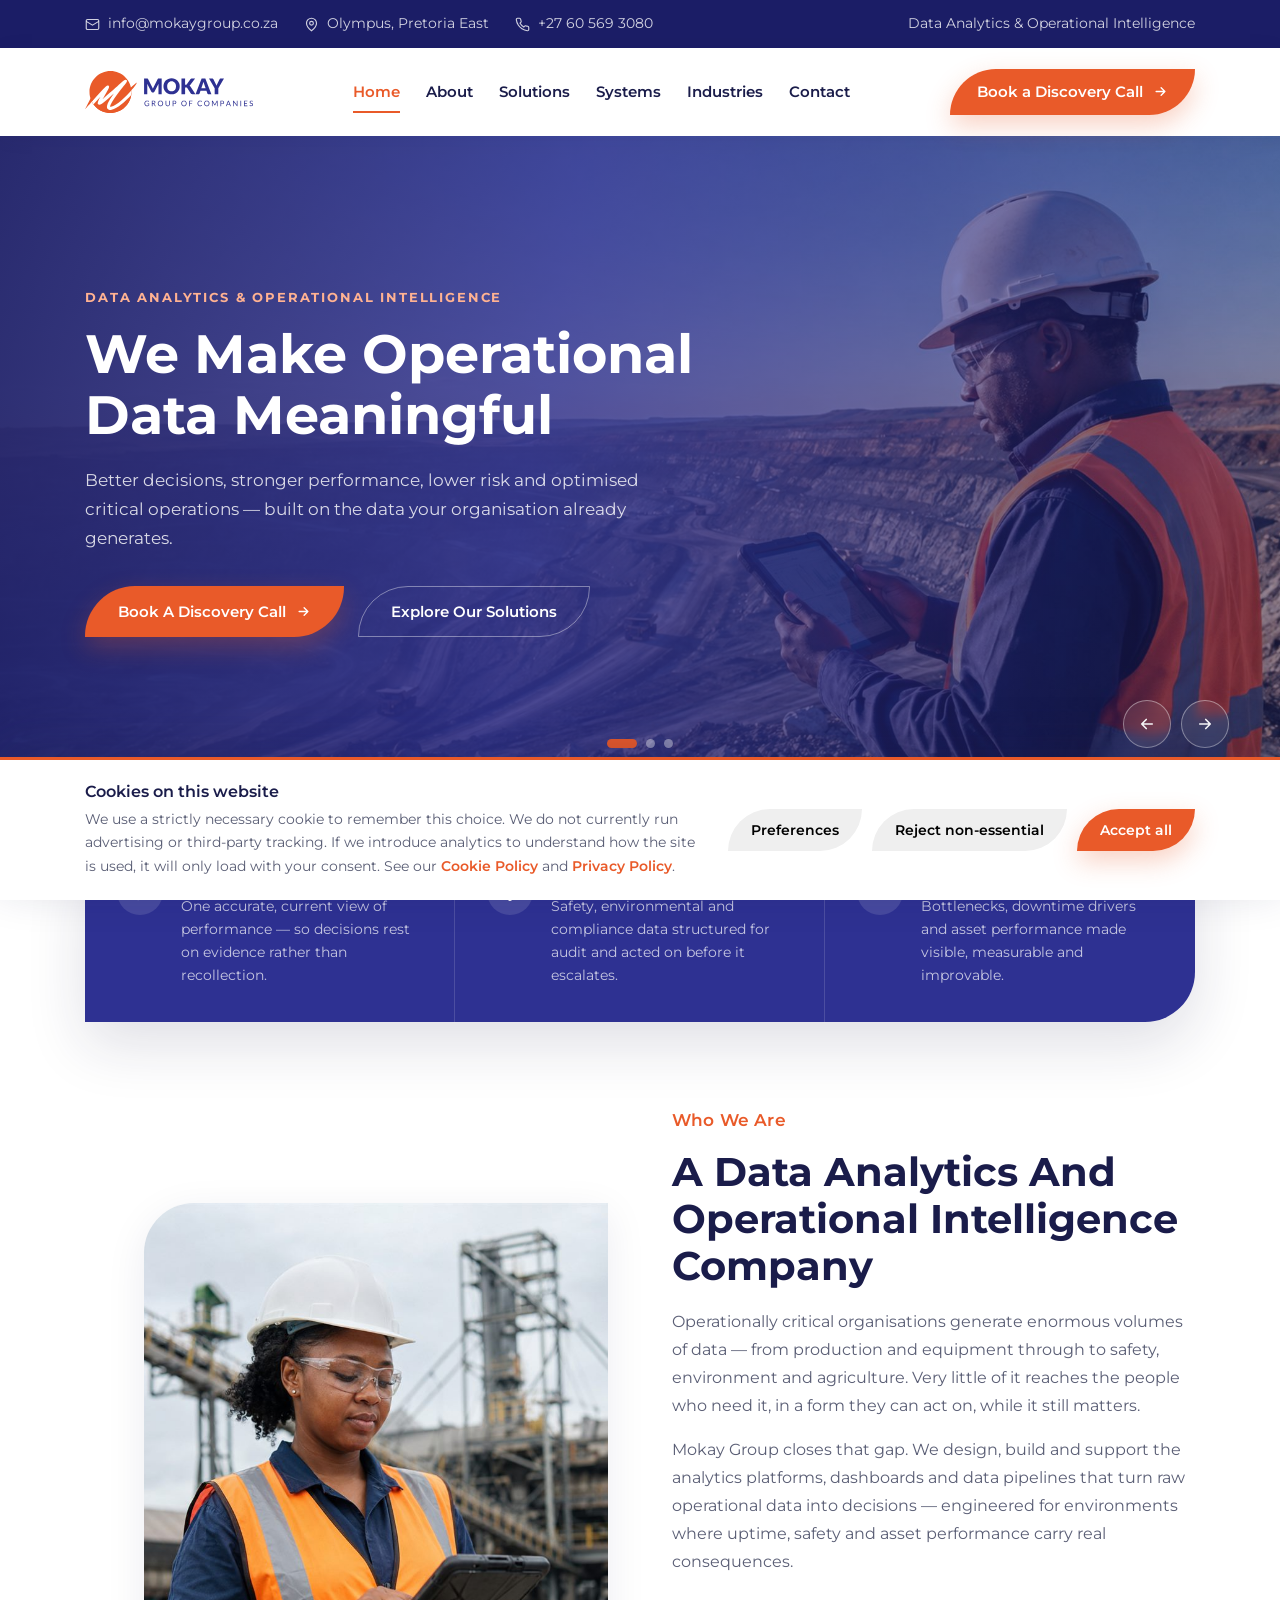
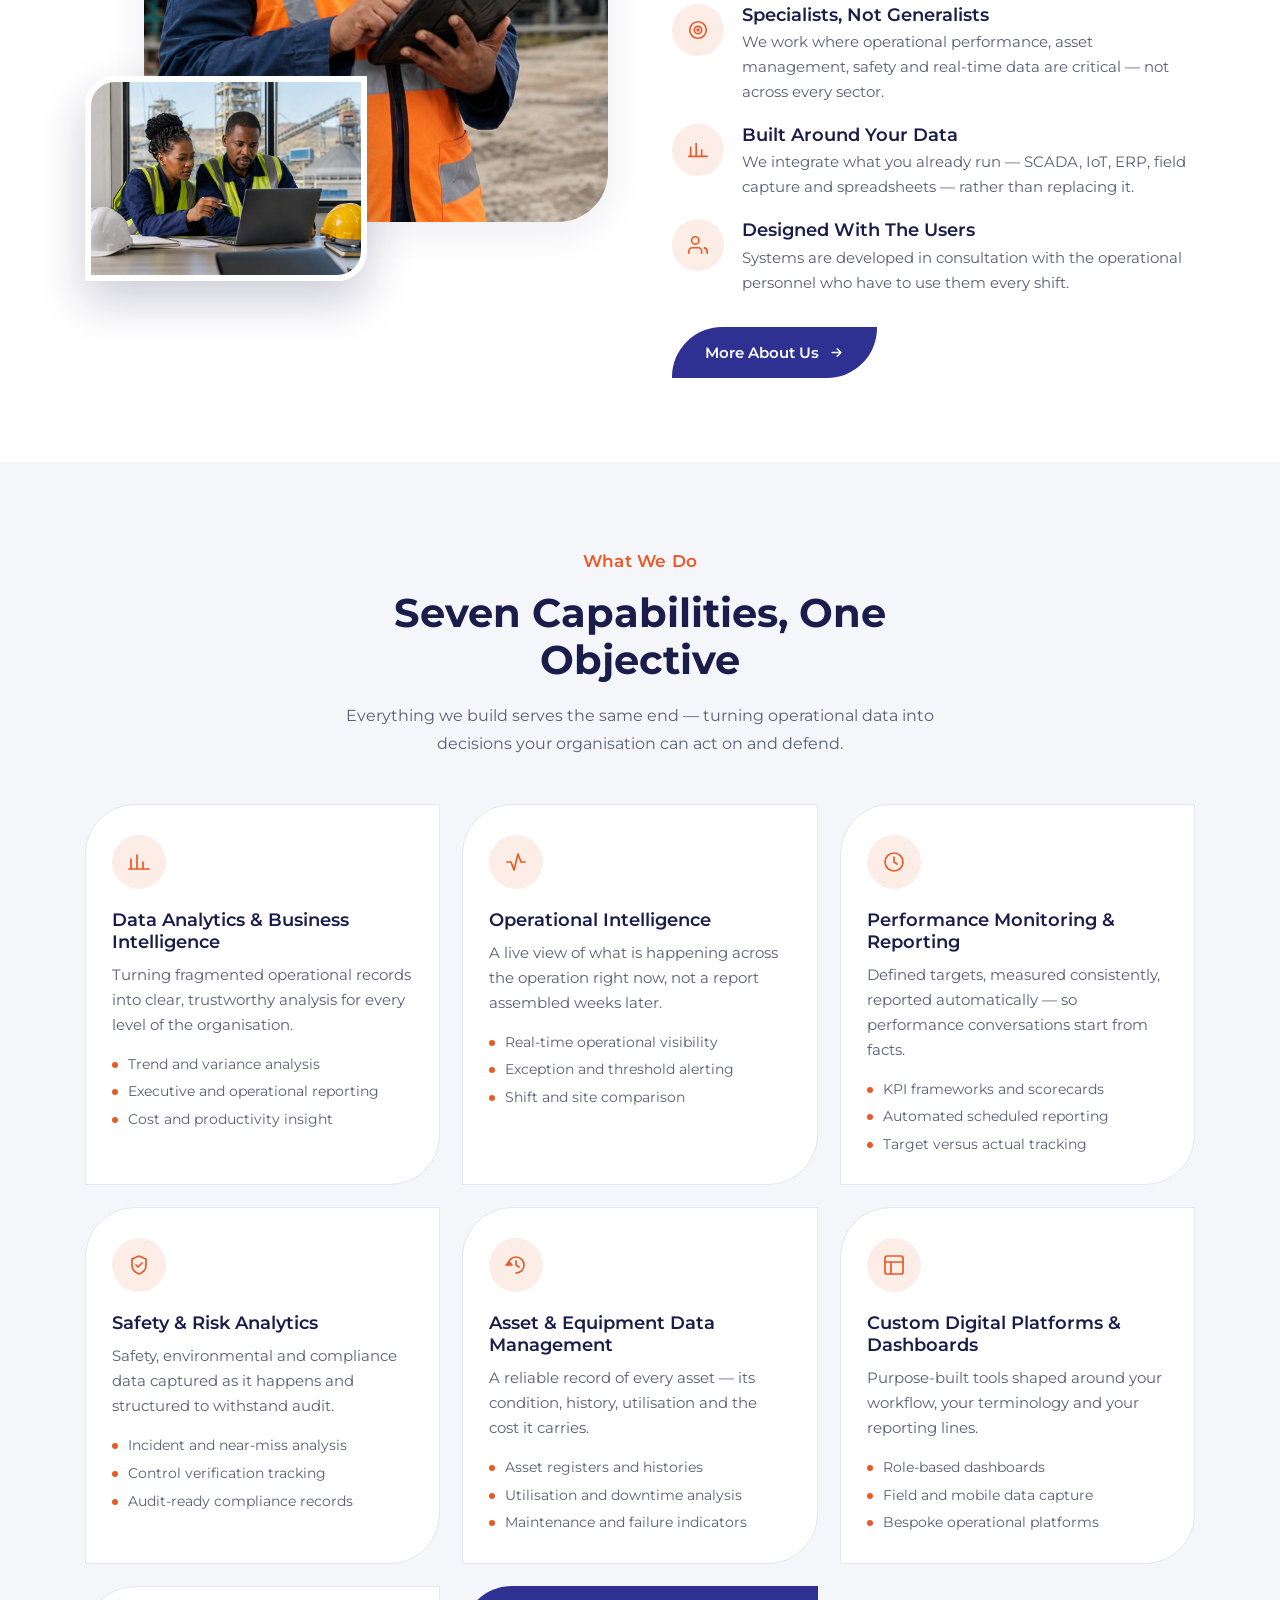
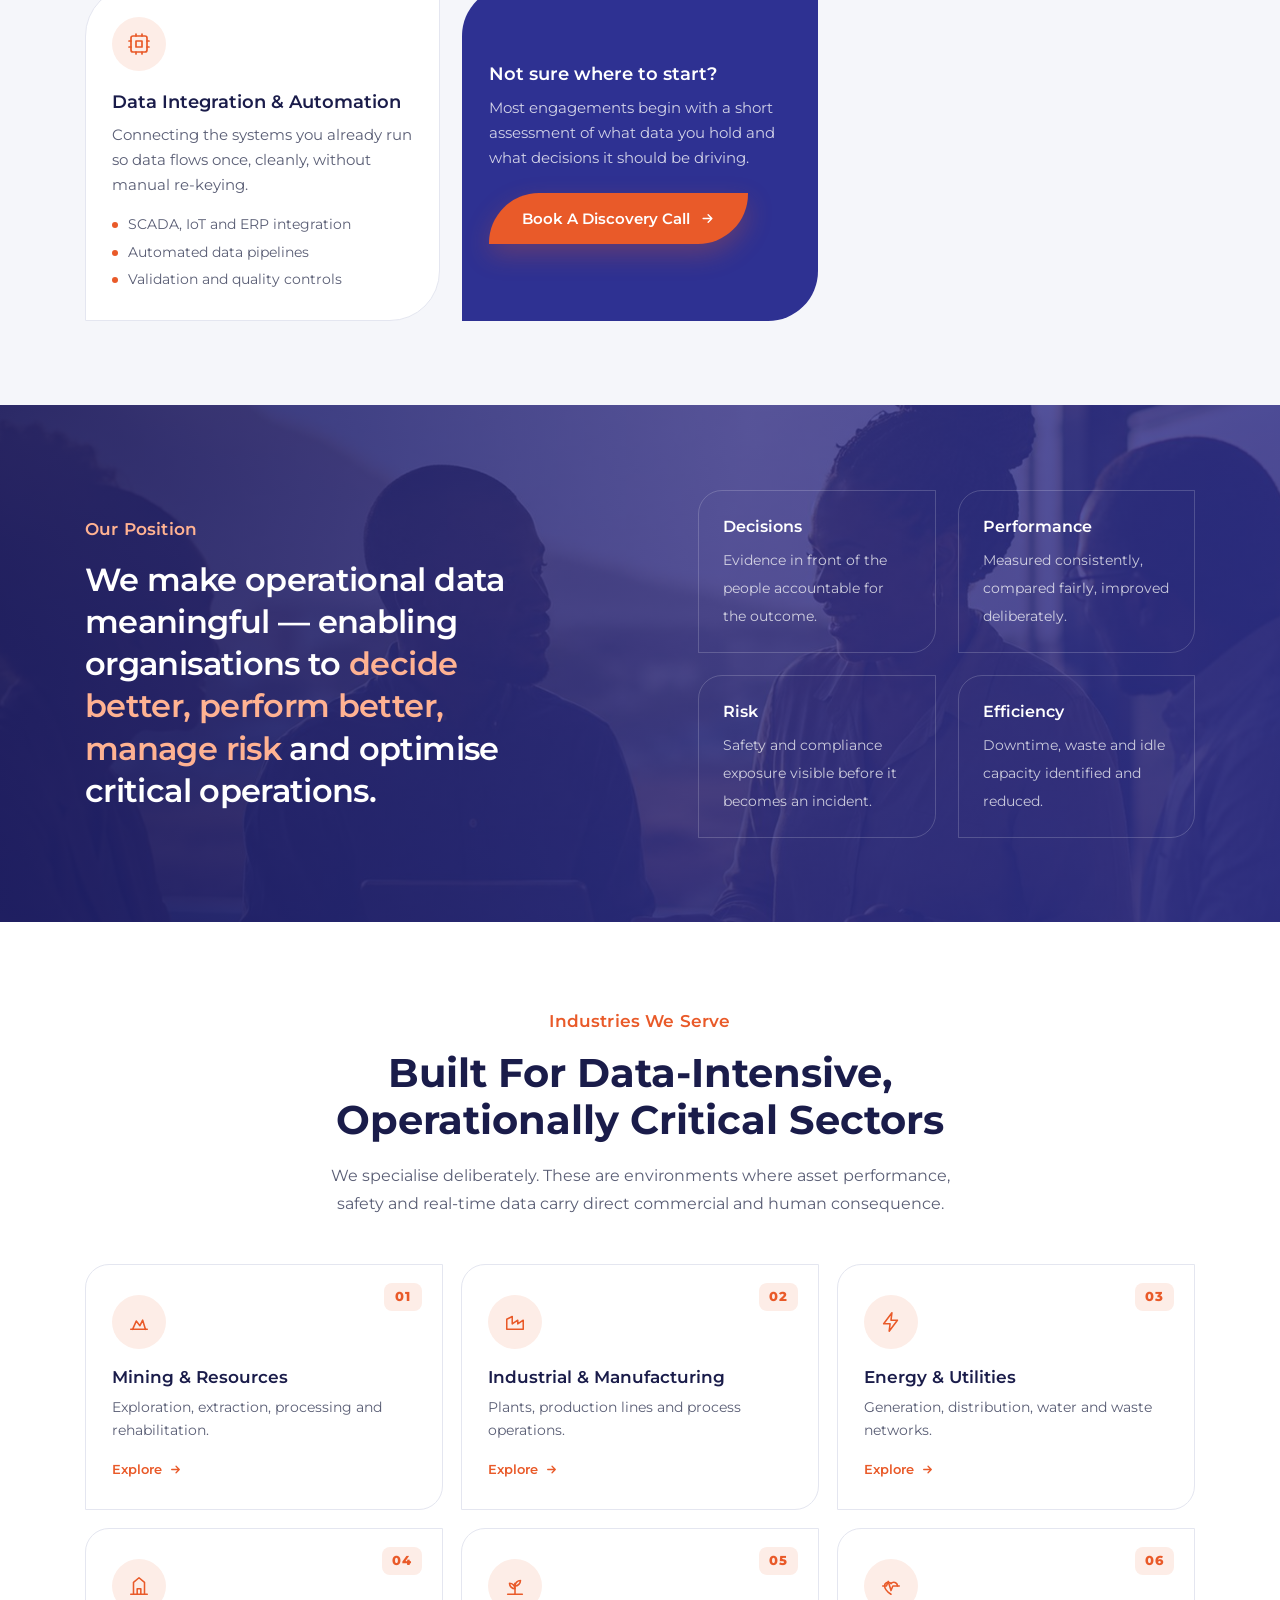
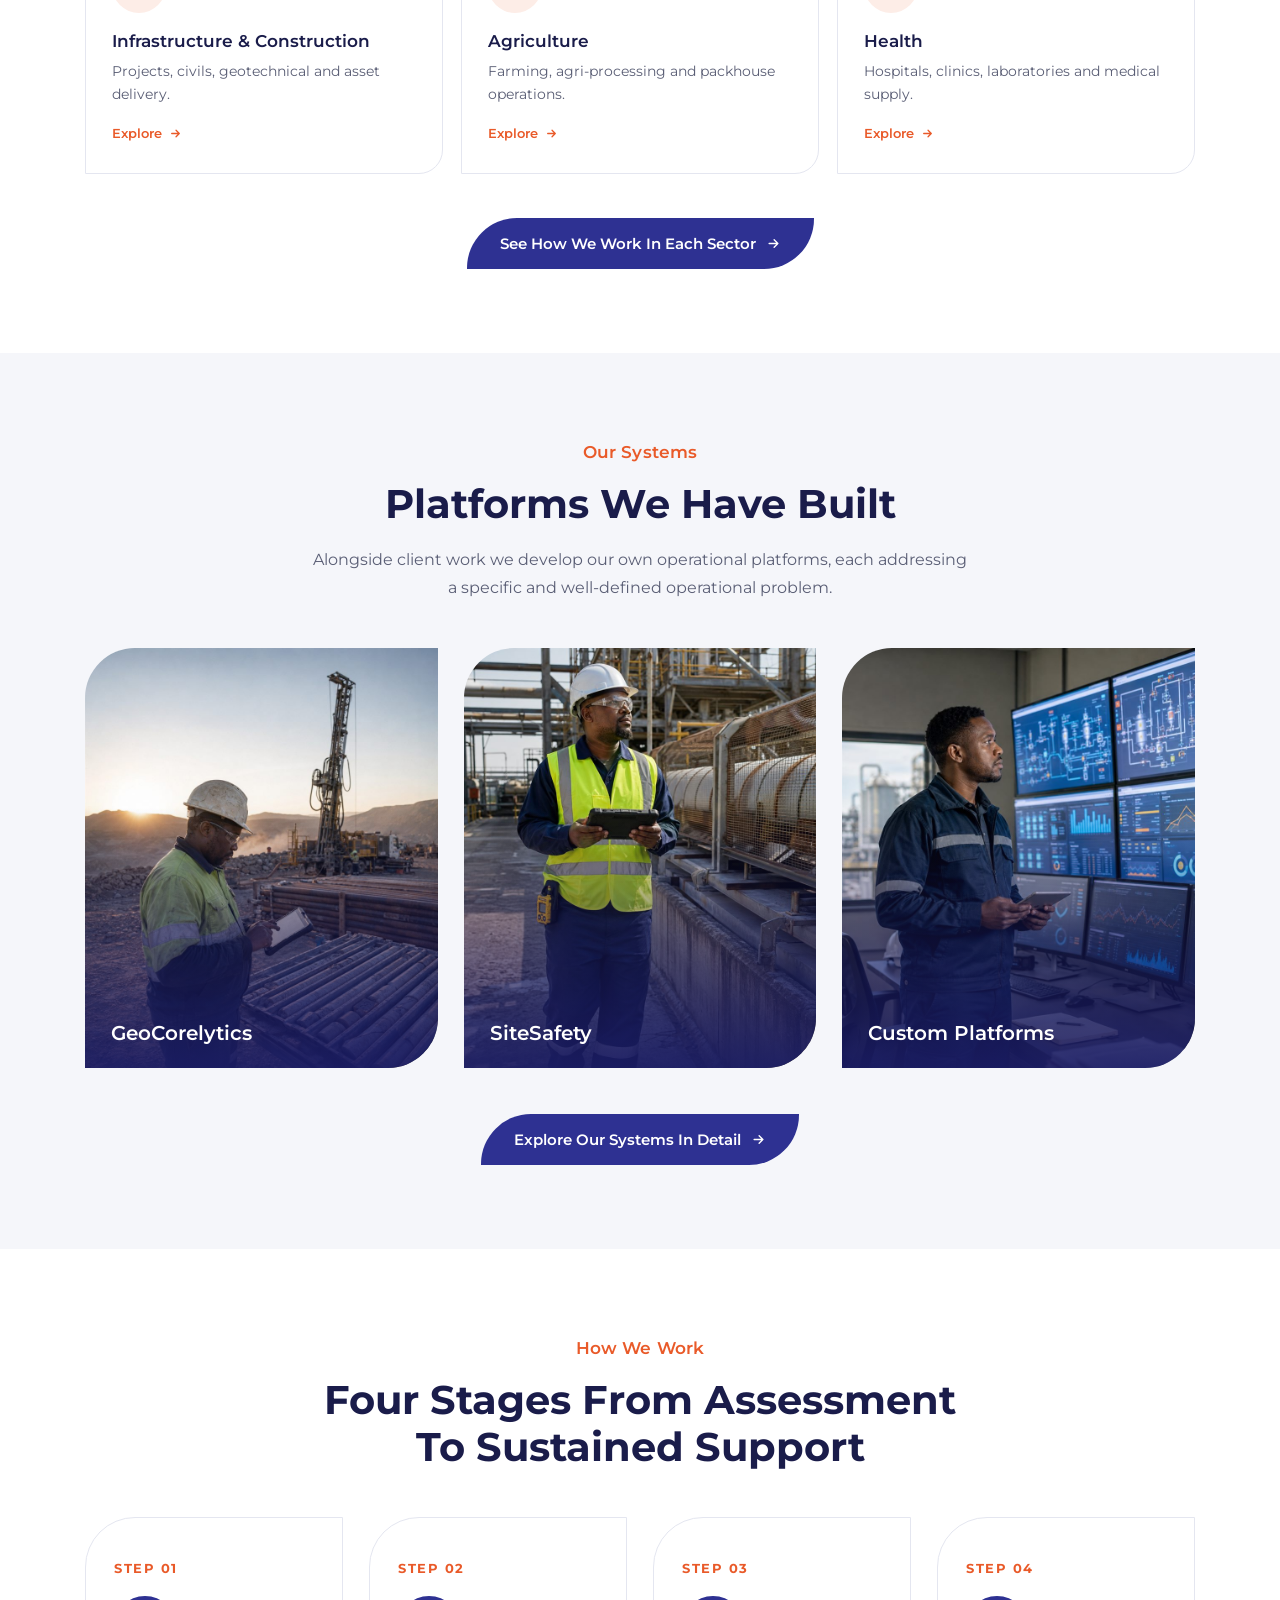
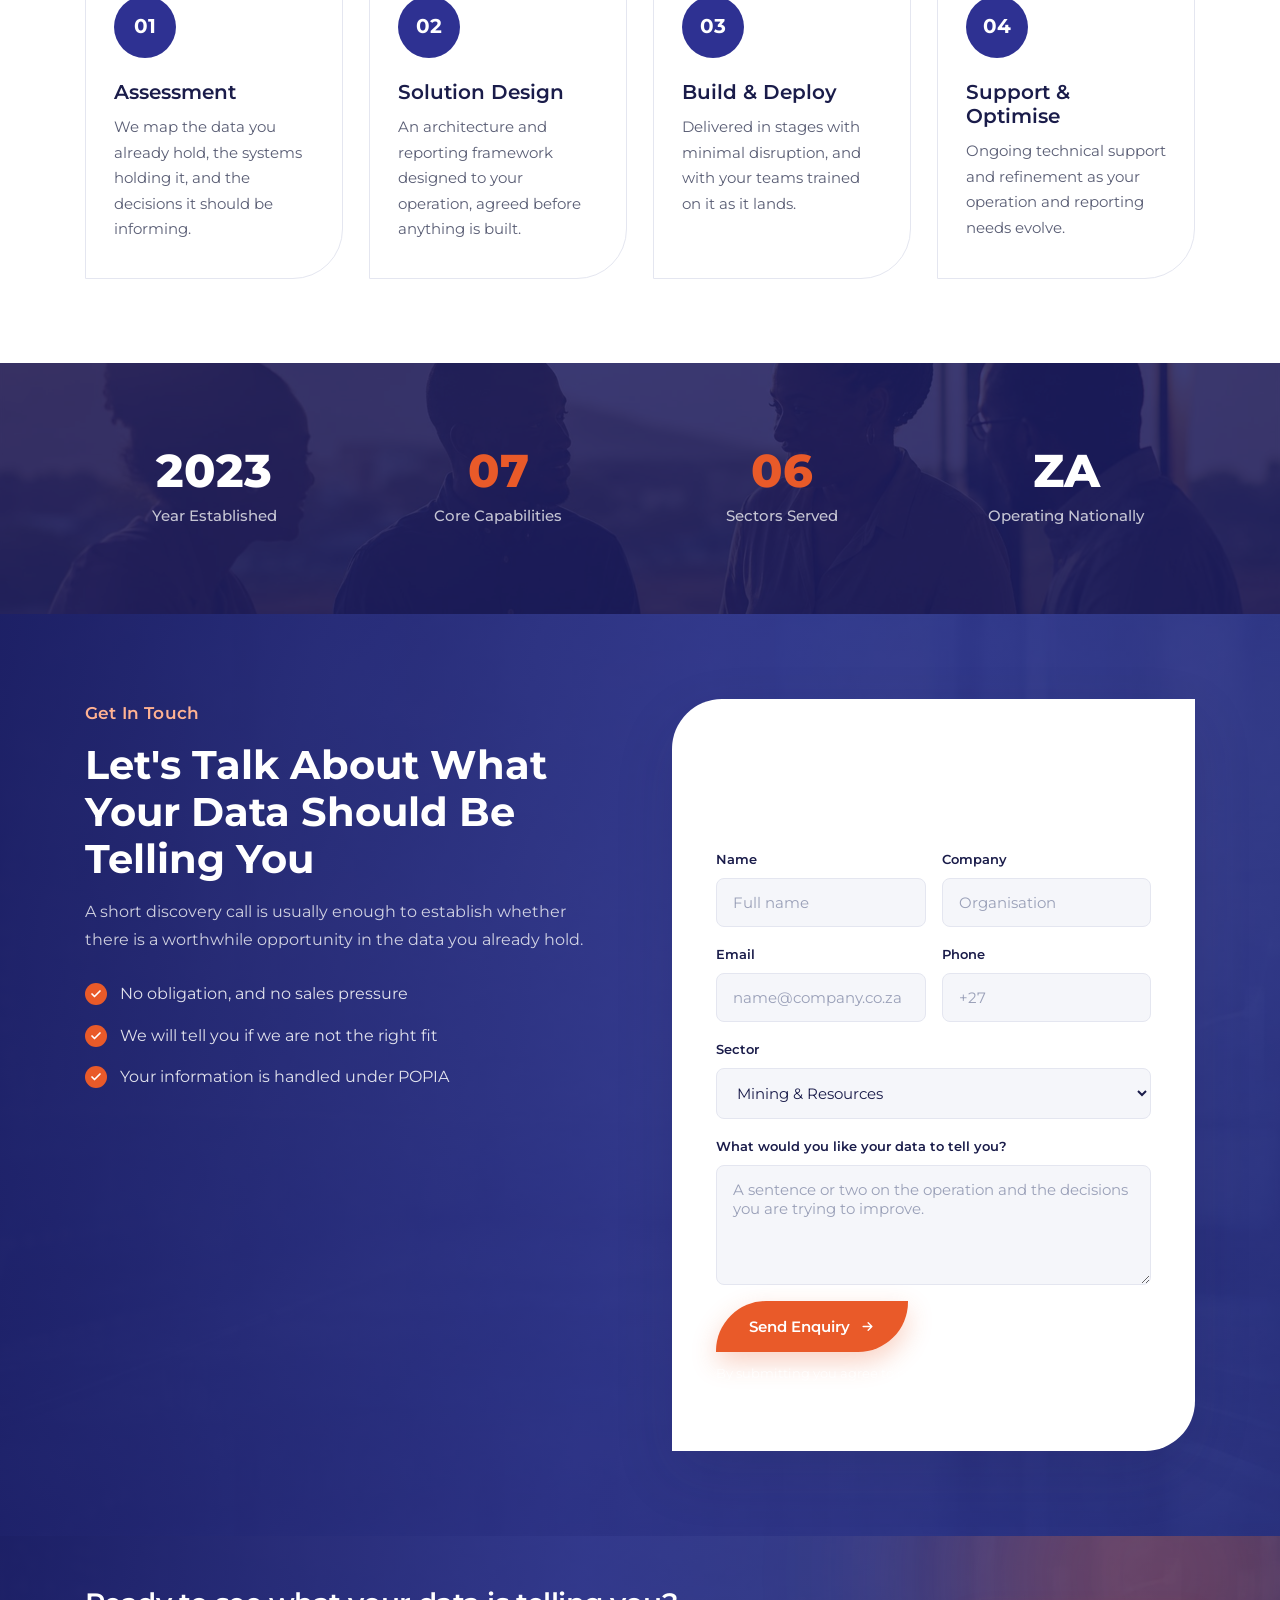
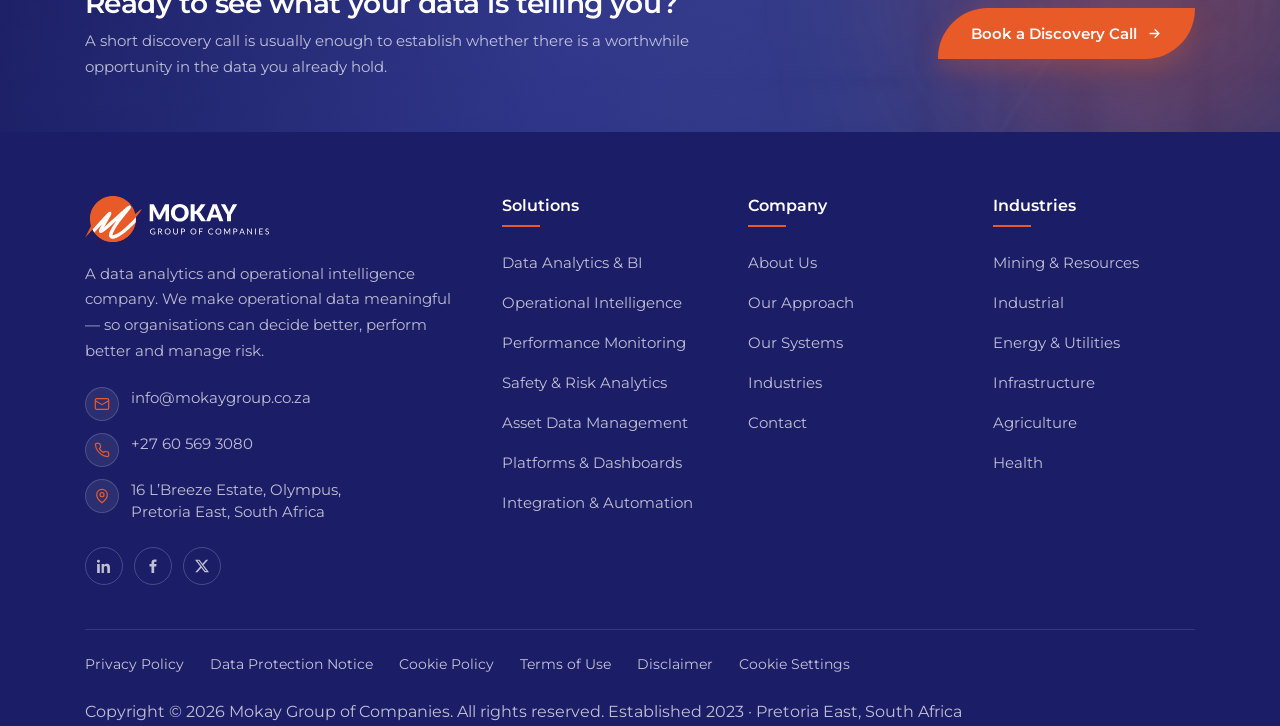
<file: index.html>
<!DOCTYPE html>
<html lang="en">
<head>
<meta charset="UTF-8">
<meta name="viewport" content="width=device-width,initial-scale=1">
<title>Mokay Group of Companies — Data Analytics &amp; Operational Intelligence</title>
<meta name="description" content="We make operational data meaningful — enabling organisations to make better decisions, improve performance, manage risk and optimise critical operations. Serving mining, industrial, energy, infrastructure, agriculture and health operations across South Africa.">
<link rel="icon" href="assets/favicon.svg" type="image/svg+xml">
<script>document.documentElement.classList.add("js");</script>
<link rel="stylesheet" href="assets/styles.css">
</head>
<body data-page="home">

<!-- #HEADER -->
<div class="topbar">
  <div class="container topbar-inner">
    <ul>
      <li><svg class="arw" viewBox="0 0 24 24" fill="none" stroke="currentColor" stroke-width="1.8"><rect x="2" y="4" width="20" height="16" rx="2"/><path d="m2 7 10 6 10-6"/></svg><a href="mailto:info@mokaygroup.co.za">info@mokaygroup.co.za</a></li>
      <li><svg class="arw" viewBox="0 0 24 24" fill="none" stroke="currentColor" stroke-width="1.8"><path d="M20 10c0 6-8 12-8 12s-8-6-8-12a8 8 0 0 1 16 0Z"/><circle cx="12" cy="10" r="3"/></svg>Olympus, Pretoria East</li>
      <li><svg class="arw" viewBox="0 0 24 24" fill="none" stroke="currentColor" stroke-width="1.8"><path d="M22 16.9v3a2 2 0 0 1-2.2 2 19.8 19.8 0 0 1-8.6-3.1 19.5 19.5 0 0 1-6-6A19.8 19.8 0 0 1 2.1 4.2 2 2 0 0 1 4.1 2h3a2 2 0 0 1 2 1.7c.1 1 .4 1.9.7 2.8a2 2 0 0 1-.5 2.1L8.1 9.9a16 16 0 0 0 6 6l1.3-1.3a2 2 0 0 1 2.1-.4c.9.3 1.8.6 2.8.7a2 2 0 0 1 1.7 2Z"/></svg><a href="tel:+27605693080">+27 60 569 3080</a></li>
    </ul>
    <ul class="socials"><li>Data Analytics &amp; Operational Intelligence</li></ul>
  </div>
</div>

<header class="header">
  <div class="container header-inner">
    <a class="logo" href="index.html" aria-label="Mokay Group of Companies — home">
      <img src="assets/logo.svg" alt="Mokay Group of Companies" width="168" height="42">
    </a>
    <ul class="menu" data-menu>
      <li><a href="index.html" data-nav="home" class="active">Home</a></li>
      <li><a href="about.html" data-nav="about">About</a></li>
      <li><a href="solutions.html" data-nav="solutions">Solutions</a></li>
      <li><a href="systems.html" data-nav="systems">Systems</a></li>
      <li><a href="industries.html" data-nav="industries">Industries</a></li>
      <li><a href="contact.html" data-nav="contact">Contact</a></li>
    </ul>
    <div class="header-right">
      <a href="contact.html" class="btn btn-orange">Book a Discovery Call <svg class="arw" viewBox="0 0 24 24" fill="none" stroke="currentColor" stroke-width="2.2" stroke-linecap="round" stroke-linejoin="round"><path d="M5 12h14M13 6l6 6-6 6"/></svg></a>
      <button class="burger" data-burger aria-label="Toggle menu"><span></span><span></span><span></span></button>
    </div>
  </div>
</header>
<!-- /#HEADER -->

<!-- ============ HERO SLIDER ============ -->
<section class="hero" data-slider>
  <div class="slides">

    <div class="slide active">
      <img class="slide-bg" src="assets/img/hero-1.jpg" alt="Open-pit mine with haul trucks, and an engineer reviewing operational data on a rugged tablet" width="1920" height="900">
      <div class="slide-inner"><div class="container"><div class="slide-copy">
        <span class="subtitle">Data Analytics &amp; Operational Intelligence</span>
        <h1>We Make Operational Data Meaningful</h1>
        <p>Better decisions, stronger performance, lower risk and optimised critical operations — built on the data your organisation already generates.</p>
        <div class="slide-actions">
          <a href="contact.html" class="btn btn-orange">Book A Discovery Call
            <svg class="arw" viewBox="0 0 24 24" fill="none" stroke="currentColor" stroke-width="2.2" stroke-linecap="round" stroke-linejoin="round"><path d="M5 12h14M13 6l6 6-6 6"/></svg></a>
          <a href="solutions.html" class="btn btn-outline-light">Explore Our Solutions</a>
        </div>
      </div></div></div>
    </div>

    <div class="slide">
      <img class="slide-bg" src="assets/img/hero-3.jpg" alt="Control room operator monitoring live plant and production dashboards" width="1920" height="900">
      <div class="slide-inner"><div class="container"><div class="slide-copy">
        <span class="subtitle">Operational Intelligence</span>
        <h1>See What Is Actually Happening, While It Happens</h1>
        <p>Production, equipment, safety and environmental data brought into one place — so operational and executive teams work from the same accurate picture.</p>
        <div class="slide-actions">
          <a href="solutions.html#operational" class="btn btn-orange">How It Works
            <svg class="arw" viewBox="0 0 24 24" fill="none" stroke="currentColor" stroke-width="2.2" stroke-linecap="round" stroke-linejoin="round"><path d="M5 12h14M13 6l6 6-6 6"/></svg></a>
          <a href="industries.html" class="btn btn-outline-light">Industries We Serve</a>
        </div>
      </div></div></div>
    </div>

    <div class="slide">
      <img class="slide-bg" src="assets/img/hero-2.jpg" alt="Industrial processing plant at golden hour with engineers walking the site" width="1920" height="900">
      <div class="slide-inner"><div class="container"><div class="slide-copy">
        <span class="subtitle">Purpose-Built Platforms</span>
        <h1>Systems Engineered For Operationally Critical Environments</h1>
        <p>Custom dashboards and data platforms designed around how your teams actually work — not generic software bent to fit.</p>
        <div class="slide-actions">
          <a href="systems.html" class="btn btn-orange">See Our Systems
            <svg class="arw" viewBox="0 0 24 24" fill="none" stroke="currentColor" stroke-width="2.2" stroke-linecap="round" stroke-linejoin="round"><path d="M5 12h14M13 6l6 6-6 6"/></svg></a>
          <a href="contact.html" class="btn btn-outline-light">Request A Demo</a>
        </div>
      </div></div></div>
    </div>

  </div>

  <div class="slider-nav">
    <button type="button" data-prev aria-label="Previous slide">
      <svg width="18" height="18" viewBox="0 0 24 24" fill="none" stroke="currentColor" stroke-width="2.2" stroke-linecap="round" stroke-linejoin="round"><path d="M19 12H5M11 18l-6-6 6-6"/></svg></button>
    <button type="button" data-next aria-label="Next slide">
      <svg width="18" height="18" viewBox="0 0 24 24" fill="none" stroke="currentColor" stroke-width="2.2" stroke-linecap="round" stroke-linejoin="round"><path d="M5 12h14M13 6l6 6-6 6"/></svg></button>
  </div>
  <div class="slider-dots" data-dots></div>
</section>

<!-- ============ FEATURE STRIP ============ -->
<div class="container">
  <div class="feature-strip reveal">
    <div class="fs">
      <span class="ico"><svg width="22" height="22" viewBox="0 0 24 24" fill="none" stroke="currentColor" stroke-width="1.8" stroke-linecap="round" stroke-linejoin="round"><path d="M3 12h4l3 8 4-16 3 8h4"/></svg></span>
      <div><h4>Better Decisions</h4><p>One accurate, current view of performance — so decisions rest on evidence rather than recollection.</p></div>
    </div>
    <div class="fs">
      <span class="ico"><svg width="22" height="22" viewBox="0 0 24 24" fill="none" stroke="currentColor" stroke-width="1.8" stroke-linecap="round" stroke-linejoin="round"><path d="M12 3l7 3v6c0 4.5-3 7.6-7 9-4-1.4-7-4.5-7-9V6z"/><path d="M9 12l2 2 4-4"/></svg></span>
      <div><h4>Managed Risk</h4><p>Safety, environmental and compliance data structured for audit and acted on before it escalates.</p></div>
    </div>
    <div class="fs">
      <span class="ico"><svg width="22" height="22" viewBox="0 0 24 24" fill="none" stroke="currentColor" stroke-width="1.8" stroke-linecap="round" stroke-linejoin="round"><path d="M3 17l6-6 4 4 8-8"/><path d="M15 7h6v6"/></svg></span>
      <div><h4>Optimised Operations</h4><p>Bottlenecks, downtime drivers and asset performance made visible, measurable and improvable.</p></div>
    </div>
  </div>
</div>

<!-- ============ WHO WE ARE ============ -->
<section class="section">
  <div class="container about-grid">
    <div class="about-media reveal">
      <img class="m-main" src="assets/img/about-2.jpg" alt="Engineer in hard hat and hi-vis capturing field data on a rugged tablet, processing plant behind" width="840" height="1000">
      <img class="m-inset" src="assets/img/about-1.jpg" alt="Two engineers reviewing operational data on a laptop in a site office" width="840" height="600">
    </div>
    <div class="reveal">
      <span class="subtitle">Who We Are</span>
      <h2>A Data Analytics And Operational Intelligence Company</h2>
      <p style="margin-top:18px">Operationally critical organisations generate enormous volumes of data — from production and equipment through to safety, environment and agriculture. Very little of it reaches the people who need it, in a form they can act on, while it still matters.</p>
      <p style="margin-top:16px">Mokay Group closes that gap. We design, build and support the analytics platforms, dashboards and data pipelines that turn raw operational data into decisions — engineered for environments where uptime, safety and asset performance carry real consequences.</p>
      <ul class="mv-list">
        <li>
          <span class="ico"><svg width="22" height="22" viewBox="0 0 24 24" fill="none" stroke="currentColor" stroke-width="1.8" stroke-linecap="round" stroke-linejoin="round"><circle cx="12" cy="12" r="9"/><circle cx="12" cy="12" r="4"/><circle cx="12" cy="12" r="1"/></svg></span>
          <div><h4>Specialists, Not Generalists</h4><p>We work where operational performance, asset management, safety and real-time data are critical — not across every sector.</p></div>
        </li>
        <li>
          <span class="ico"><svg width="22" height="22" viewBox="0 0 24 24" fill="none" stroke="currentColor" stroke-width="1.8" stroke-linecap="round" stroke-linejoin="round"><path d="M4 19V9M10 19V5M16 19v-7M2 19h20"/></svg></span>
          <div><h4>Built Around Your Data</h4><p>We integrate what you already run — SCADA, IoT, ERP, field capture and spreadsheets — rather than replacing it.</p></div>
        </li>
        <li>
          <span class="ico"><svg width="22" height="22" viewBox="0 0 24 24" fill="none" stroke="currentColor" stroke-width="1.8" stroke-linecap="round" stroke-linejoin="round"><path d="M16 21v-2a4 4 0 0 0-4-4H6a4 4 0 0 0-4 4v2"/><circle cx="9" cy="7" r="4"/><path d="M22 21v-2a4 4 0 0 0-3-3.87"/></svg></span>
          <div><h4>Designed With The Users</h4><p>Systems are developed in consultation with the operational personnel who have to use them every shift.</p></div>
        </li>
      </ul>
      <a href="about.html" class="btn btn-navy" style="margin-top:32px">More About Us
        <svg class="arw" viewBox="0 0 24 24" fill="none" stroke="currentColor" stroke-width="2.2" stroke-linecap="round" stroke-linejoin="round"><path d="M5 12h14M13 6l6 6-6 6"/></svg></a>
    </div>
  </div>
</section>

<!-- ============ SOLUTIONS ============ -->
<section class="section gray">
  <div class="container">
    <div class="section-head center reveal">
      <span class="subtitle">What We Do</span>
      <h2>Seven Capabilities, One Objective</h2>
      <p>Everything we build serves the same end — turning operational data into decisions your organisation can act on and defend.</p>
    </div>
    <div class="cap-grid">
      <article class="cap reveal">
        <span class="ico"><svg width="24" height="24" viewBox="0 0 24 24" fill="none" stroke="currentColor" stroke-width="1.7" stroke-linecap="round" stroke-linejoin="round"><path d="M4 19V9M10 19V5M16 19v-7M2 19h20"/></svg></span>
        <h3>Data Analytics &amp; Business Intelligence</h3>
        <p>Turning fragmented operational records into clear, trustworthy analysis for every level of the organisation.</p>
        <ul><li>Trend and variance analysis</li><li>Executive and operational reporting</li><li>Cost and productivity insight</li></ul>
      </article>
      <article class="cap reveal">
        <span class="ico"><svg width="24" height="24" viewBox="0 0 24 24" fill="none" stroke="currentColor" stroke-width="1.7" stroke-linecap="round" stroke-linejoin="round"><path d="M3 12h4l3 8 4-16 3 8h4"/></svg></span>
        <h3>Operational Intelligence</h3>
        <p>A live view of what is happening across the operation right now, not a report assembled weeks later.</p>
        <ul><li>Real-time operational visibility</li><li>Exception and threshold alerting</li><li>Shift and site comparison</li></ul>
      </article>
      <article class="cap reveal">
        <span class="ico"><svg width="24" height="24" viewBox="0 0 24 24" fill="none" stroke="currentColor" stroke-width="1.7" stroke-linecap="round" stroke-linejoin="round"><circle cx="12" cy="12" r="9"/><path d="M12 7v5l3 2"/></svg></span>
        <h3>Performance Monitoring &amp; Reporting</h3>
        <p>Defined targets, measured consistently, reported automatically — so performance conversations start from facts.</p>
        <ul><li>KPI frameworks and scorecards</li><li>Automated scheduled reporting</li><li>Target versus actual tracking</li></ul>
      </article>
      <article class="cap reveal">
        <span class="ico"><svg width="24" height="24" viewBox="0 0 24 24" fill="none" stroke="currentColor" stroke-width="1.7" stroke-linecap="round" stroke-linejoin="round"><path d="M12 3l7 3v6c0 4.5-3 7.6-7 9-4-1.4-7-4.5-7-9V6z"/><path d="M9 12l2 2 4-4"/></svg></span>
        <h3>Safety &amp; Risk Analytics</h3>
        <p>Safety, environmental and compliance data captured as it happens and structured to withstand audit.</p>
        <ul><li>Incident and near-miss analysis</li><li>Control verification tracking</li><li>Audit-ready compliance records</li></ul>
      </article>
      <article class="cap reveal">
        <span class="ico"><svg width="24" height="24" viewBox="0 0 24 24" fill="none" stroke="currentColor" stroke-width="1.7" stroke-linecap="round" stroke-linejoin="round"><path d="M12 20a8 8 0 1 0-8-8"/><path d="M12 8v4l3 2"/><path d="M4 12H2l3-3 3 3H4"/></svg></span>
        <h3>Asset &amp; Equipment Data Management</h3>
        <p>A reliable record of every asset — its condition, history, utilisation and the cost it carries.</p>
        <ul><li>Asset registers and histories</li><li>Utilisation and downtime analysis</li><li>Maintenance and failure indicators</li></ul>
      </article>
      <article class="cap reveal">
        <span class="ico"><svg width="24" height="24" viewBox="0 0 24 24" fill="none" stroke="currentColor" stroke-width="1.7" stroke-linecap="round" stroke-linejoin="round"><rect x="3" y="3" width="18" height="18" rx="2"/><path d="M3 9h18M9 21V9"/></svg></span>
        <h3>Custom Digital Platforms &amp; Dashboards</h3>
        <p>Purpose-built tools shaped around your workflow, your terminology and your reporting lines.</p>
        <ul><li>Role-based dashboards</li><li>Field and mobile data capture</li><li>Bespoke operational platforms</li></ul>
      </article>
      <article class="cap reveal">
        <span class="ico"><svg width="24" height="24" viewBox="0 0 24 24" fill="none" stroke="currentColor" stroke-width="1.7" stroke-linecap="round" stroke-linejoin="round"><rect x="4" y="4" width="16" height="16" rx="2"/><path d="M9 9h6v6H9zM2 9h2M2 15h2M20 9h2M20 15h2M9 2v2M15 2v2M9 20v2M15 20v2"/></svg></span>
        <h3>Data Integration &amp; Automation</h3>
        <p>Connecting the systems you already run so data flows once, cleanly, without manual re-keying.</p>
        <ul><li>SCADA, IoT and ERP integration</li><li>Automated data pipelines</li><li>Validation and quality controls</li></ul>
      </article>
      <article class="cap reveal" style="display:flex;flex-direction:column;justify-content:center;background:var(--navy);border-color:transparent">
        <h3 style="color:#fff;margin-bottom:12px">Not sure where to start?</h3>
        <p style="color:rgba(255,255,255,.78);margin-bottom:22px">Most engagements begin with a short assessment of what data you hold and what decisions it should be driving.</p>
        <a href="contact.html" class="btn btn-orange" style="align-self:flex-start">Book A Discovery Call
          <svg class="arw" viewBox="0 0 24 24" fill="none" stroke="currentColor" stroke-width="2.2" stroke-linecap="round" stroke-linejoin="round"><path d="M5 12h14M13 6l6 6-6 6"/></svg></a>
      </article>
    </div>
  </div>
</section>

<!-- ============ CENTRAL MESSAGE ============ -->
<section class="section message-band">
      <img class="message-bg" src="assets/img/counter-bg.jpg" alt="" aria-hidden="true" width="1920" height="600">
  <div class="container message-split">
    <div class="reveal">
      <span class="subtitle on-dark">Our Position</span>
      <p class="message-lead">We make operational data meaningful — enabling organisations to <em>decide better, perform better, manage risk</em> and optimise critical operations.</p>
    </div>
    <div class="pillar-row reveal">
      <div class="pillar"><b>Decisions</b><span>Evidence in front of the people accountable for the outcome.</span></div>
      <div class="pillar"><b>Performance</b><span>Measured consistently, compared fairly, improved deliberately.</span></div>
      <div class="pillar"><b>Risk</b><span>Safety and compliance exposure visible before it becomes an incident.</span></div>
      <div class="pillar"><b>Efficiency</b><span>Downtime, waste and idle capacity identified and reduced.</span></div>
    </div>
  </div>
</section>

<!-- ============ INDUSTRIES ============ -->
<section class="section">
  <div class="container">
    <div class="section-head center reveal">
      <span class="subtitle">Industries We Serve</span>
      <h2>Built For Data-Intensive, Operationally Critical Sectors</h2>
      <p>We specialise deliberately. These are environments where asset performance, safety and real-time data carry direct commercial and human consequence.</p>
    </div>
    <div class="ind-grid">
      <a class="ind reveal" href="industries.html#mining">
        <span class="num">01</span>
        <span class="ico"><svg width="22" height="22" viewBox="0 0 24 24" fill="none" stroke="currentColor" stroke-width="1.7" stroke-linecap="round" stroke-linejoin="round"><path d="M3 20h18M5 20l4-9 4 5 3-6 3 10"/></svg></span>
        <h4>Mining &amp; Resources</h4>
        <p>Exploration, extraction, processing and rehabilitation.</p>
      <span class="go">Explore <svg width="13" height="13" viewBox="0 0 24 24" fill="none" stroke="currentColor" stroke-width="2.4" stroke-linecap="round" stroke-linejoin="round"><path d="M5 12h14M13 6l6 6-6 6"/></svg></span>
      </a>
      <a class="ind reveal" href="industries.html#industrial">
        <span class="num">02</span>
        <span class="ico"><svg width="22" height="22" viewBox="0 0 24 24" fill="none" stroke="currentColor" stroke-width="1.7" stroke-linecap="round" stroke-linejoin="round"><path d="M3 20h18V10l-6 4V10l-6 4V6L3 9z"/></svg></span>
        <h4>Industrial &amp; Manufacturing</h4>
        <p>Plants, production lines and process operations.</p>
      <span class="go">Explore <svg width="13" height="13" viewBox="0 0 24 24" fill="none" stroke="currentColor" stroke-width="2.4" stroke-linecap="round" stroke-linejoin="round"><path d="M5 12h14M13 6l6 6-6 6"/></svg></span>
      </a>
      <a class="ind reveal" href="industries.html#energy">
        <span class="num">03</span>
        <span class="ico"><svg width="22" height="22" viewBox="0 0 24 24" fill="none" stroke="currentColor" stroke-width="1.7" stroke-linecap="round" stroke-linejoin="round"><path d="M13 2 4 14h7l-1 8 9-12h-7z"/></svg></span>
        <h4>Energy &amp; Utilities</h4>
        <p>Generation, distribution, water and waste networks.</p>
      <span class="go">Explore <svg width="13" height="13" viewBox="0 0 24 24" fill="none" stroke="currentColor" stroke-width="2.4" stroke-linecap="round" stroke-linejoin="round"><path d="M5 12h14M13 6l6 6-6 6"/></svg></span>
      </a>
      <a class="ind reveal" href="industries.html#infrastructure">
        <span class="num">04</span>
        <span class="ico"><svg width="22" height="22" viewBox="0 0 24 24" fill="none" stroke="currentColor" stroke-width="1.7" stroke-linecap="round" stroke-linejoin="round"><path d="M3 21h18M6 21V8l6-5 6 5v13M10 21v-6h4v6"/></svg></span>
        <h4>Infrastructure &amp; Construction</h4>
        <p>Projects, civils, geotechnical and asset delivery.</p>
      <span class="go">Explore <svg width="13" height="13" viewBox="0 0 24 24" fill="none" stroke="currentColor" stroke-width="2.4" stroke-linecap="round" stroke-linejoin="round"><path d="M5 12h14M13 6l6 6-6 6"/></svg></span>
      </a>
      <a class="ind reveal" href="industries.html#agriculture">
        <span class="num">05</span>
        <span class="ico"><svg width="22" height="22" viewBox="0 0 24 24" fill="none" stroke="currentColor" stroke-width="1.7" stroke-linecap="round" stroke-linejoin="round"><path d="M12 21V9"/><path d="M12 12c0-3.3 2.7-6 6-6 0 3.3-2.7 6-6 6Z"/><path d="M12 15c0-3.3-2.7-6-6-6 0 3.3 2.7 6 6 6Z"/><path d="M4 21h16"/></svg></span>
        <h4>Agriculture</h4>
        <p>Farming, agri-processing and packhouse operations.</p>
      <span class="go">Explore <svg width="13" height="13" viewBox="0 0 24 24" fill="none" stroke="currentColor" stroke-width="2.4" stroke-linecap="round" stroke-linejoin="round"><path d="M5 12h14M13 6l6 6-6 6"/></svg></span>
      </a>
      <a class="ind reveal" href="industries.html#health">
        <span class="num">06</span>
        <span class="ico"><svg width="22" height="22" viewBox="0 0 24 24" fill="none" stroke="currentColor" stroke-width="1.7" stroke-linecap="round" stroke-linejoin="round"><path d="M3 12h4l2-5 3 10 2-5h7"/><path d="M12 21s-7-4.5-7-9a4 4 0 0 1 7-2.6A4 4 0 0 1 19 12"/></svg></span>
        <h4>Health</h4>
        <p>Hospitals, clinics, laboratories and medical supply.</p>
      <span class="go">Explore <svg width="13" height="13" viewBox="0 0 24 24" fill="none" stroke="currentColor" stroke-width="2.4" stroke-linecap="round" stroke-linejoin="round"><path d="M5 12h14M13 6l6 6-6 6"/></svg></span>
      </a>
    </div>
    <div class="reveal" style="text-align:center;margin-top:44px">
      <a href="industries.html" class="btn btn-navy">See How We Work In Each Sector
        <svg class="arw" viewBox="0 0 24 24" fill="none" stroke="currentColor" stroke-width="2.2" stroke-linecap="round" stroke-linejoin="round"><path d="M5 12h14M13 6l6 6-6 6"/></svg></a>
    </div>
  </div>
</section>

<!-- ============ SYSTEMS ============ -->
<section class="section gray" id="systems">
  <div class="container">
    <div class="section-head center reveal">
      <span class="subtitle">Our Systems</span>
      <h2>Platforms We Have Built</h2>
      <p>Alongside client work we develop our own operational platforms, each addressing a specific and well-defined operational problem.</p>
    </div>
    <div class="cards-3">
      <article class="sys-card reveal">
        <img src="assets/img/system-1.jpg" alt="Drill rig operating on a mine site at first light with a technician logging data" width="840" height="1000">
        <div class="caption">
          <h3>GeoCorelytics</h3>
          <p>Geotechnical drilling data — field capture, project monitoring and automated client-ready reporting in one environment.</p>
        </div>
      </article>
      <article class="sys-card reveal">
        <img src="assets/img/system-2.jpg" alt="HSE officer carrying out a safety inspection walk-through of a processing plant" width="840" height="1000">
        <div class="caption">
          <h3>SiteSafety</h3>
          <p>Real-time health, safety and environmental analytics supporting proactive, evidence-based regulatory alignment.</p>
        </div>
      </article>
      <article class="sys-card reveal">
        <img src="assets/img/system-3.jpg" alt="Site office with multiple screens showing SCADA and plant performance dashboards" width="840" height="1000">
        <div class="caption">
          <h3>Custom Platforms</h3>
          <p>Where no product fits, we build to the operation — integrating existing systems into one analytical environment.</p>
        </div>
      </article>
    </div>
    <div class="reveal" style="text-align:center;margin-top:46px">
      <a href="systems.html" class="btn btn-navy">Explore Our Systems In Detail
        <svg class="arw" viewBox="0 0 24 24" fill="none" stroke="currentColor" stroke-width="2.2" stroke-linecap="round" stroke-linejoin="round"><path d="M5 12h14M13 6l6 6-6 6"/></svg></a>
    </div>
  </div>
</section>

<!-- ============ PROCESS ============ -->
<section class="section">
  <div class="container">
    <div class="section-head center reveal">
      <span class="subtitle">How We Work</span>
      <h2>Four Stages From Assessment To Sustained Support</h2>
    </div>
    <div class="process">
      <div class="step reveal"><span class="k">Step 01</span><div class="circle">01</div>
        <h4>Assessment</h4><p>We map the data you already hold, the systems holding it, and the decisions it should be informing.</p></div>
      <div class="step reveal"><span class="k">Step 02</span><div class="circle">02</div>
        <h4>Solution Design</h4><p>An architecture and reporting framework designed to your operation, agreed before anything is built.</p></div>
      <div class="step reveal"><span class="k">Step 03</span><div class="circle">03</div>
        <h4>Build &amp; Deploy</h4><p>Delivered in stages with minimal disruption, and with your teams trained on it as it lands.</p></div>
      <div class="step reveal"><span class="k">Step 04</span><div class="circle">04</div>
        <h4>Support &amp; Optimise</h4><p>Ongoing technical support and refinement as your operation and reporting needs evolve.</p></div>
    </div>
  </div>
</section>

<!-- ============ COUNTER ============ -->
<section class="section counter-section">
  <img class="counter-bg" src="assets/img/counter-bg.jpg" alt="" aria-hidden="true" width="1920" height="600">
  <div class="container">
    <div class="counters">
      <div class="c reveal"><b>2023</b><span>Year Established</span></div>
      <div class="c reveal"><b><em data-count="7" data-pad="true">07</em></b><span>Core Capabilities</span></div>
      <div class="c reveal"><b><em data-count="6" data-pad="true">06</em></b><span>Sectors Served</span></div>
      <div class="c reveal"><b>ZA</b><span>Operating Nationally</span></div>
    </div>
  </div>
</section>

<!-- ============ CTA / APPOINTMENT ============ -->
<section class="section cta-section white">
  <img class="cta-bg" src="assets/img/cta-bg.jpg" alt="" aria-hidden="true" width="1920" height="1200">
  <div class="container cta-inner">
    <div class="reveal">
      <span class="subtitle on-dark">Get In Touch</span>
      <h2>Let's Talk About What Your Data Should Be Telling You</h2>
      <p style="margin-top:16px">A short discovery call is usually enough to establish whether there is a worthwhile opportunity in the data you already hold.</p>
      <ul class="check-list">
        <li><span class="tick"><svg width="12" height="12" viewBox="0 0 24 24" fill="none" stroke="currentColor" stroke-width="3.4" stroke-linecap="round" stroke-linejoin="round"><path d="M20 6L9 17l-5-5"/></svg></span>No obligation, and no sales pressure</li>
        <li><span class="tick"><svg width="12" height="12" viewBox="0 0 24 24" fill="none" stroke="currentColor" stroke-width="3.4" stroke-linecap="round" stroke-linejoin="round"><path d="M20 6L9 17l-5-5"/></svg></span>We will tell you if we are not the right fit</li>
        <li><span class="tick"><svg width="12" height="12" viewBox="0 0 24 24" fill="none" stroke="currentColor" stroke-width="3.4" stroke-linecap="round" stroke-linejoin="round"><path d="M20 6L9 17l-5-5"/></svg></span>Your information is handled under POPIA</li>
      </ul>
    </div>
    <div class="appointment reveal">
      <h3>Book A Discovery Call</h3>
      <p>Tell us a little about your operation — we don't share or spam your details.</p>
      <form class="form" data-form novalidate>
        <div class="frow">
          <div class="field"><label for="c-name">Name</label>
            <input id="c-name" name="name" type="text" placeholder="Full name" required></div>
          <div class="field"><label for="c-company">Company</label>
            <input id="c-company" name="company" type="text" placeholder="Organisation" required></div>
        </div>
        <div class="frow">
          <div class="field"><label for="c-email">Email</label>
            <input id="c-email" name="email" type="email" placeholder="name@company.co.za" required></div>
          <div class="field"><label for="c-phone">Phone</label>
            <input id="c-phone" name="phone" type="tel" placeholder="+27"></div>
        </div>
        <div class="field"><label for="c-sector">Sector</label>
          <select id="c-sector" name="sector">
            <option>Mining &amp; Resources</option>
            <option>Industrial &amp; Manufacturing</option>
            <option>Energy &amp; Utilities</option>
            <option>Infrastructure &amp; Construction</option>
            <option>Agriculture</option>
            <option>Health</option>
            <option>Other</option>
          </select></div>
        <div class="field"><label for="c-msg">What would you like your data to tell you?</label>
          <textarea id="c-msg" name="message" placeholder="A sentence or two on the operation and the decisions you are trying to improve." required></textarea></div>
        <input type="hidden" name="_subject" value="Discovery call enquiry — Home page">
        <div class="hp" aria-hidden="true"><label for="c-website">Leave this field empty</label>
          <input id="c-website" name="_gotcha" type="text" tabindex="-1" autocomplete="off"></div>
        <div class="form-ok" role="status">
          <svg width="18" height="18" viewBox="0 0 24 24" fill="none" stroke="currentColor" stroke-width="2.4" stroke-linecap="round" stroke-linejoin="round"><path d="M20 6L9 17l-5-5"/></svg>
          <span data-ok-msg>Thank you — your enquiry has been sent. Our team will be in contact shortly.</span>
        </div>
        <div class="form-err" role="alert">
          <svg width="18" height="18" viewBox="0 0 24 24" fill="none" stroke="currentColor" stroke-width="2.4" stroke-linecap="round" stroke-linejoin="round"><circle cx="12" cy="12" r="10"/><path d="M12 8v5M12 16.5v.01"/></svg>
          <span data-err-msg></span>
        </div>
        <div>
          <button type="submit" class="btn btn-orange">Send Enquiry
            <svg class="arw" viewBox="0 0 24 24" fill="none" stroke="currentColor" stroke-width="2.2" stroke-linecap="round" stroke-linejoin="round"><path d="M5 12h14M13 6l6 6-6 6"/></svg></button>
          <p class="form-note">By submitting you agree to our <a href="privacy-policy.html">Privacy Policy</a>. You can also email us directly at
            <a href="mailto:info@mokaygroup.co.za">info@mokaygroup.co.za</a>.</p>
        </div>
      </form>
    </div>
  </div>
</section>

<!-- #FOOTER -->
<footer class="footer">

  <div class="footer-cta">
    <img class="footer-cta-bg" src="assets/img/cta-bg.jpg" alt="" aria-hidden="true" width="1920" height="1200">
    <div class="container footer-cta-inner">
      <div>
        <h3>Ready to see what your data is telling you?</h3>
        <p>A short discovery call is usually enough to establish whether there is a worthwhile opportunity in the data you already hold.</p>
      </div>
      <a href="contact.html" class="btn btn-orange">Book a Discovery Call <svg class="arw" viewBox="0 0 24 24" fill="none" stroke="currentColor" stroke-width="2.2" stroke-linecap="round" stroke-linejoin="round"><path d="M5 12h14M13 6l6 6-6 6"/></svg></a>
    </div>
  </div>

  <div class="container footer-main">
    <div class="footer-grid">
      <div class="f-brand">
        <div class="footer-logo"><img src="assets/logo-white.svg" alt="Mokay Group of Companies" width="184" height="46"></div>
        <p>A data analytics and operational intelligence company. We make operational data meaningful — so organisations can decide better, perform better and manage risk.</p>
        <ul class="f-contact">
          <li><span class="ico"><svg width="16" height="16" viewBox="0 0 24 24" fill="none" stroke="currentColor" stroke-width="1.8"><rect x="2" y="4" width="20" height="16" rx="2"/><path d="m2 7 10 6 10-6"/></svg></span><a href="mailto:info@mokaygroup.co.za">info@mokaygroup.co.za</a></li>
          <li><span class="ico"><svg width="16" height="16" viewBox="0 0 24 24" fill="none" stroke="currentColor" stroke-width="1.8"><path d="M22 16.9v3a2 2 0 0 1-2.2 2 19.8 19.8 0 0 1-8.6-3.1 19.5 19.5 0 0 1-6-6A19.8 19.8 0 0 1 2.1 4.2 2 2 0 0 1 4.1 2h3a2 2 0 0 1 2 1.7c.1 1 .4 1.9.7 2.8a2 2 0 0 1-.5 2.1L8.1 9.9a16 16 0 0 0 6 6l1.3-1.3a2 2 0 0 1 2.1-.4c.9.3 1.8.6 2.8.7a2 2 0 0 1 1.7 2Z"/></svg></span><a href="tel:+27605693080">+27 60 569 3080</a></li>
          <li><span class="ico"><svg width="16" height="16" viewBox="0 0 24 24" fill="none" stroke="currentColor" stroke-width="1.8"><path d="M20 10c0 6-8 12-8 12s-8-6-8-12a8 8 0 0 1 16 0Z"/><circle cx="12" cy="10" r="3"/></svg></span>16 L’Breeze Estate, Olympus,<br>Pretoria East, South Africa</li>
        </ul>
        <div class="socials-row">
          <a href="#" aria-label="LinkedIn"><svg width="14" height="14" viewBox="0 0 24 24" fill="currentColor"><path d="M4.98 3.5A2.5 2.5 0 1 1 0 3.5a2.5 2.5 0 0 1 4.98 0ZM.2 8.4h4.6V24H.2V8.4Zm7.7 0h4.4v2.1h.06c.61-1.1 2.1-2.3 4.34-2.3 4.64 0 5.5 3 5.5 6.9V24h-4.6v-7.9c0-1.9-.03-4.3-2.7-4.3-2.7 0-3.1 2-3.1 4.2V24H7.9V8.4Z"/></svg></a>
          <a href="#" aria-label="Facebook"><svg width="14" height="14" viewBox="0 0 24 24" fill="currentColor"><path d="M14 8.5V6.2c0-.9.2-1.4 1.6-1.4H18V.8C17.6.8 16.3.7 14.8.7c-3.2 0-5.4 2-5.4 5.6v2.2H6v4.3h3.4V24H14V12.8h3.5l.5-4.3H14Z"/></svg></a>
          <a href="#" aria-label="X"><svg width="14" height="14" viewBox="0 0 24 24" fill="currentColor"><path d="M18.9 1.2h3.7l-8.1 9.2 9.5 12.4h-7.4l-5.8-7.6-6.7 7.6H.4l8.6-9.9L0 1.2h7.6l5.2 6.9 6.1-6.9Zm-1.3 19.4h2L6.5 3.2h-2.2l13.3 17.4Z"/></svg></a>
        </div>
      </div>
      <div>
        <h5>Solutions</h5>
        <ul>
          <li><a href="solutions.html#analytics">Data Analytics &amp; BI</a></li>
          <li><a href="solutions.html#operational">Operational Intelligence</a></li>
          <li><a href="solutions.html#performance">Performance Monitoring</a></li>
          <li><a href="solutions.html#safety">Safety &amp; Risk Analytics</a></li>
          <li><a href="solutions.html#asset">Asset Data Management</a></li>
          <li><a href="solutions.html#platforms">Platforms &amp; Dashboards</a></li>
          <li><a href="solutions.html#integration">Integration &amp; Automation</a></li>
        </ul>
      </div>
      <div>
        <h5>Company</h5>
        <ul>
          <li><a href="about.html">About Us</a></li>
          <li><a href="about.html#approach">Our Approach</a></li>
          <li><a href="systems.html">Our Systems</a></li>
          <li><a href="industries.html">Industries</a></li>
          <li><a href="contact.html">Contact</a></li>
        </ul>
      </div>
      <div>
        <h5>Industries</h5>
        <ul>
          <li><a href="industries.html#mining">Mining &amp; Resources</a></li>
          <li><a href="industries.html#industrial">Industrial</a></li>
          <li><a href="industries.html#energy">Energy &amp; Utilities</a></li>
          <li><a href="industries.html#infrastructure">Infrastructure</a></li>
          <li><a href="industries.html#agriculture">Agriculture</a></li>
          <li><a href="industries.html#health">Health</a></li>
        </ul>
      </div>
    </div>
    <ul class="foot-links">
      <li><a href="privacy-policy.html">Privacy Policy</a></li>
      <li><a href="data-protection.html">Data Protection Notice</a></li>
      <li><a href="cookie-policy.html">Cookie Policy</a></li>
      <li><a href="terms-of-use.html">Terms of Use</a></li>
      <li><a href="disclaimer.html">Disclaimer</a></li>
      <li><a href="#" data-cookie-settings>Cookie Settings</a></li>
    </ul>
    <div class="foot-bot">
      <span>Copyright © <span data-year>2026</span> Mokay Group of Companies. All rights reserved.</span>
      <span>Established 2023 · Pretoria East, South Africa</span>
    </div>
  </div>
</footer>

<button class="to-top" data-to-top aria-label="Back to top">
  <svg width="18" height="18" viewBox="0 0 24 24" fill="none" stroke="currentColor" stroke-width="2.4" stroke-linecap="round" stroke-linejoin="round"><path d="M12 19V5M5 12l7-7 7 7"/></svg>
</button>
<!-- /#FOOTER -->
<!-- #COOKIE -->
<div class="cookie" data-cookie role="dialog" aria-label="Cookie preferences" aria-live="polite" hidden>
  <div class="container">
    <div class="cookie-inner">
      <div>
        <h4>Cookies on this website</h4>
        <p>We use a strictly necessary cookie to remember this choice. We do not currently run advertising or
        third-party tracking. If we introduce analytics to understand how the site is used, it will only load
        with your consent. See our <a href="cookie-policy.html">Cookie Policy</a> and
        <a href="privacy-policy.html">Privacy Policy</a>.</p>
      </div>
      <div class="cookie-actions">
        <button type="button" class="btn btn-outline-dark" data-consent="prefs">Preferences</button>
        <button type="button" class="btn btn-outline-dark" data-consent="reject">Reject non-essential</button>
        <button type="button" class="btn btn-orange" data-consent="accept">Accept all</button>
      </div>
    </div>
    <div class="cookie-prefs" data-cookie-prefs>
      <label class="cookie-opt">
        <input type="checkbox" data-cat="necessary" checked disabled>
        <span><b>Strictly necessary <span class="locked">Always on</span></b>
        <span>Required for the site to function and to remember your cookie choice. Cannot be switched off.</span></span>
      </label>
      <label class="cookie-opt">
        <input type="checkbox" data-cat="analytics">
        <span><b>Analytics</b>
        <span>Helps us understand which pages are useful so we can improve them. Not currently in use — this setting applies if we add it.</span></span>
      </label>
      <label class="cookie-opt">
        <input type="checkbox" data-cat="functional">
        <span><b>Functional</b>
        <span>Enables optional conveniences such as embedded media or remembering form details between visits.</span></span>
      </label>
      <div style="padding-top:16px">
        <button type="button" class="btn btn-orange" data-consent="save">Save preferences</button>
      </div>
    </div>
  </div>
</div>
<!-- /#COOKIE -->

<script src="assets/app.js"></script>
</body>
</html>
</file>
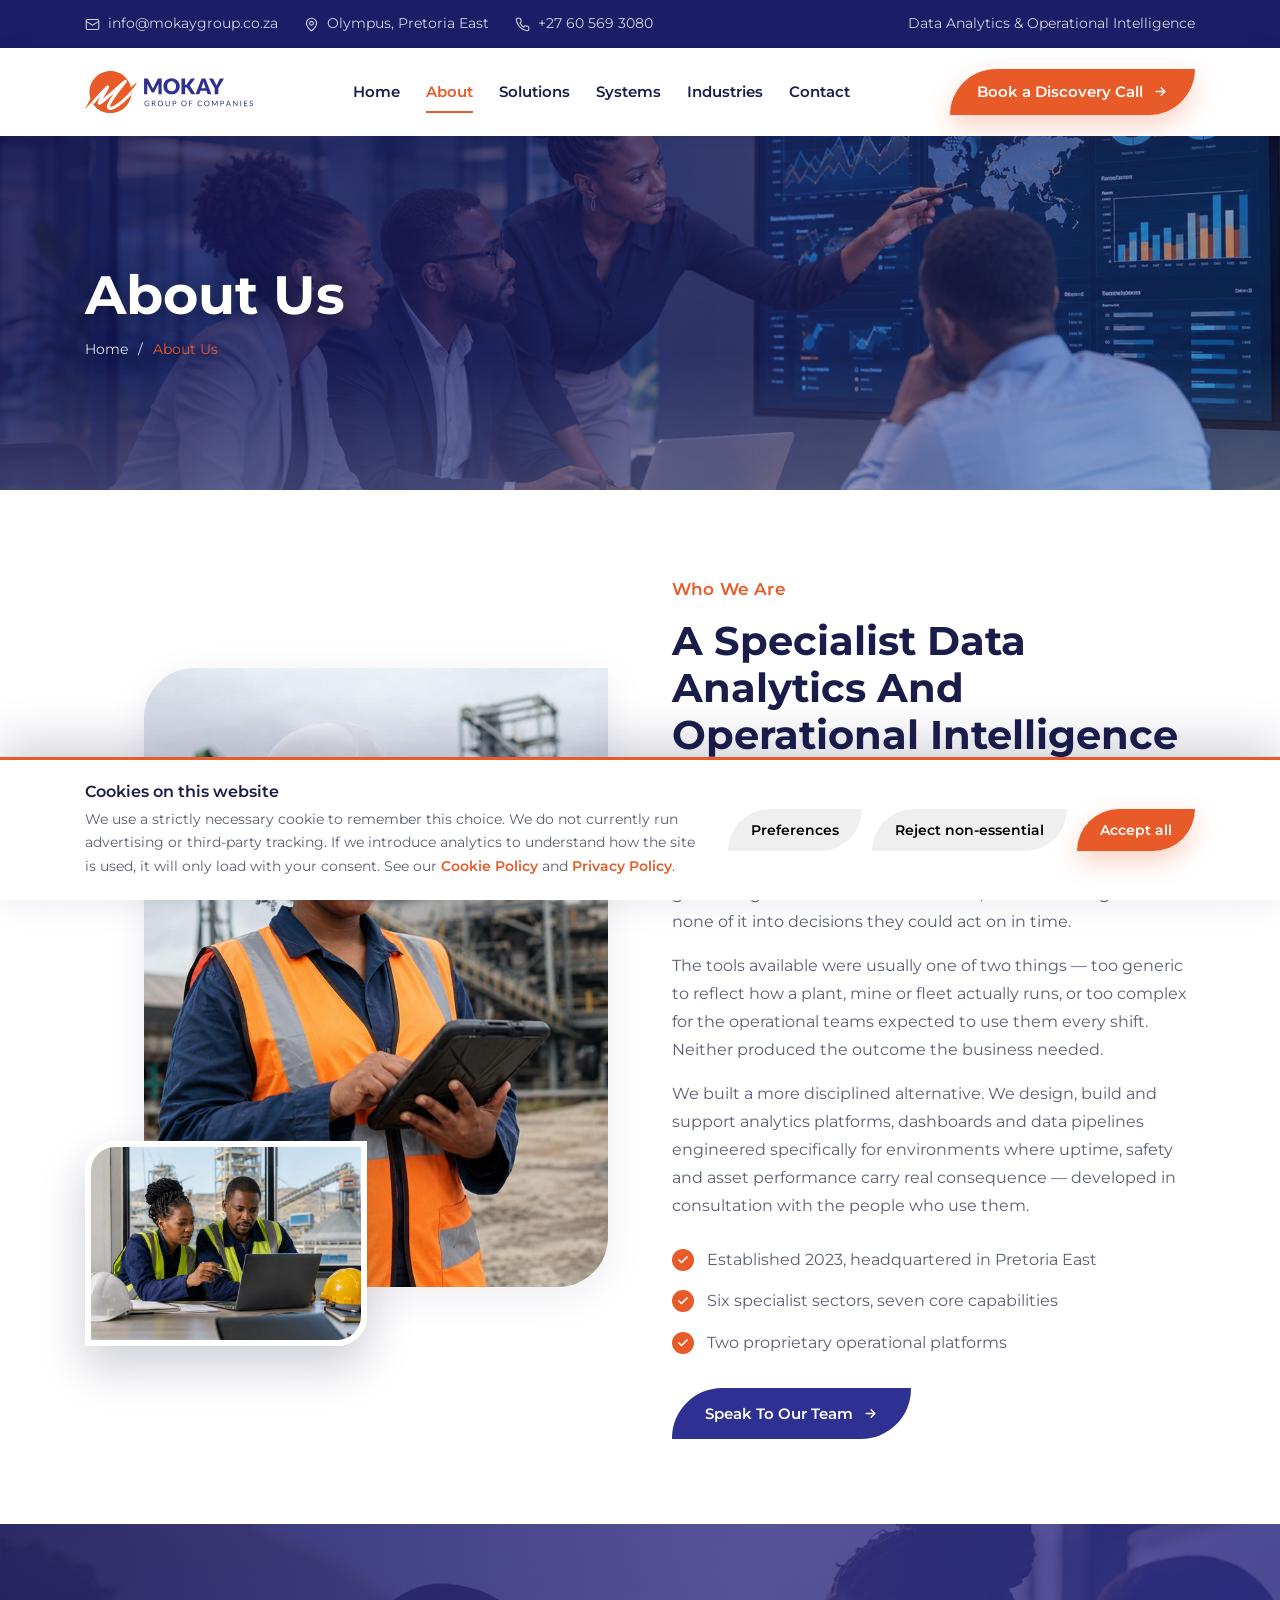
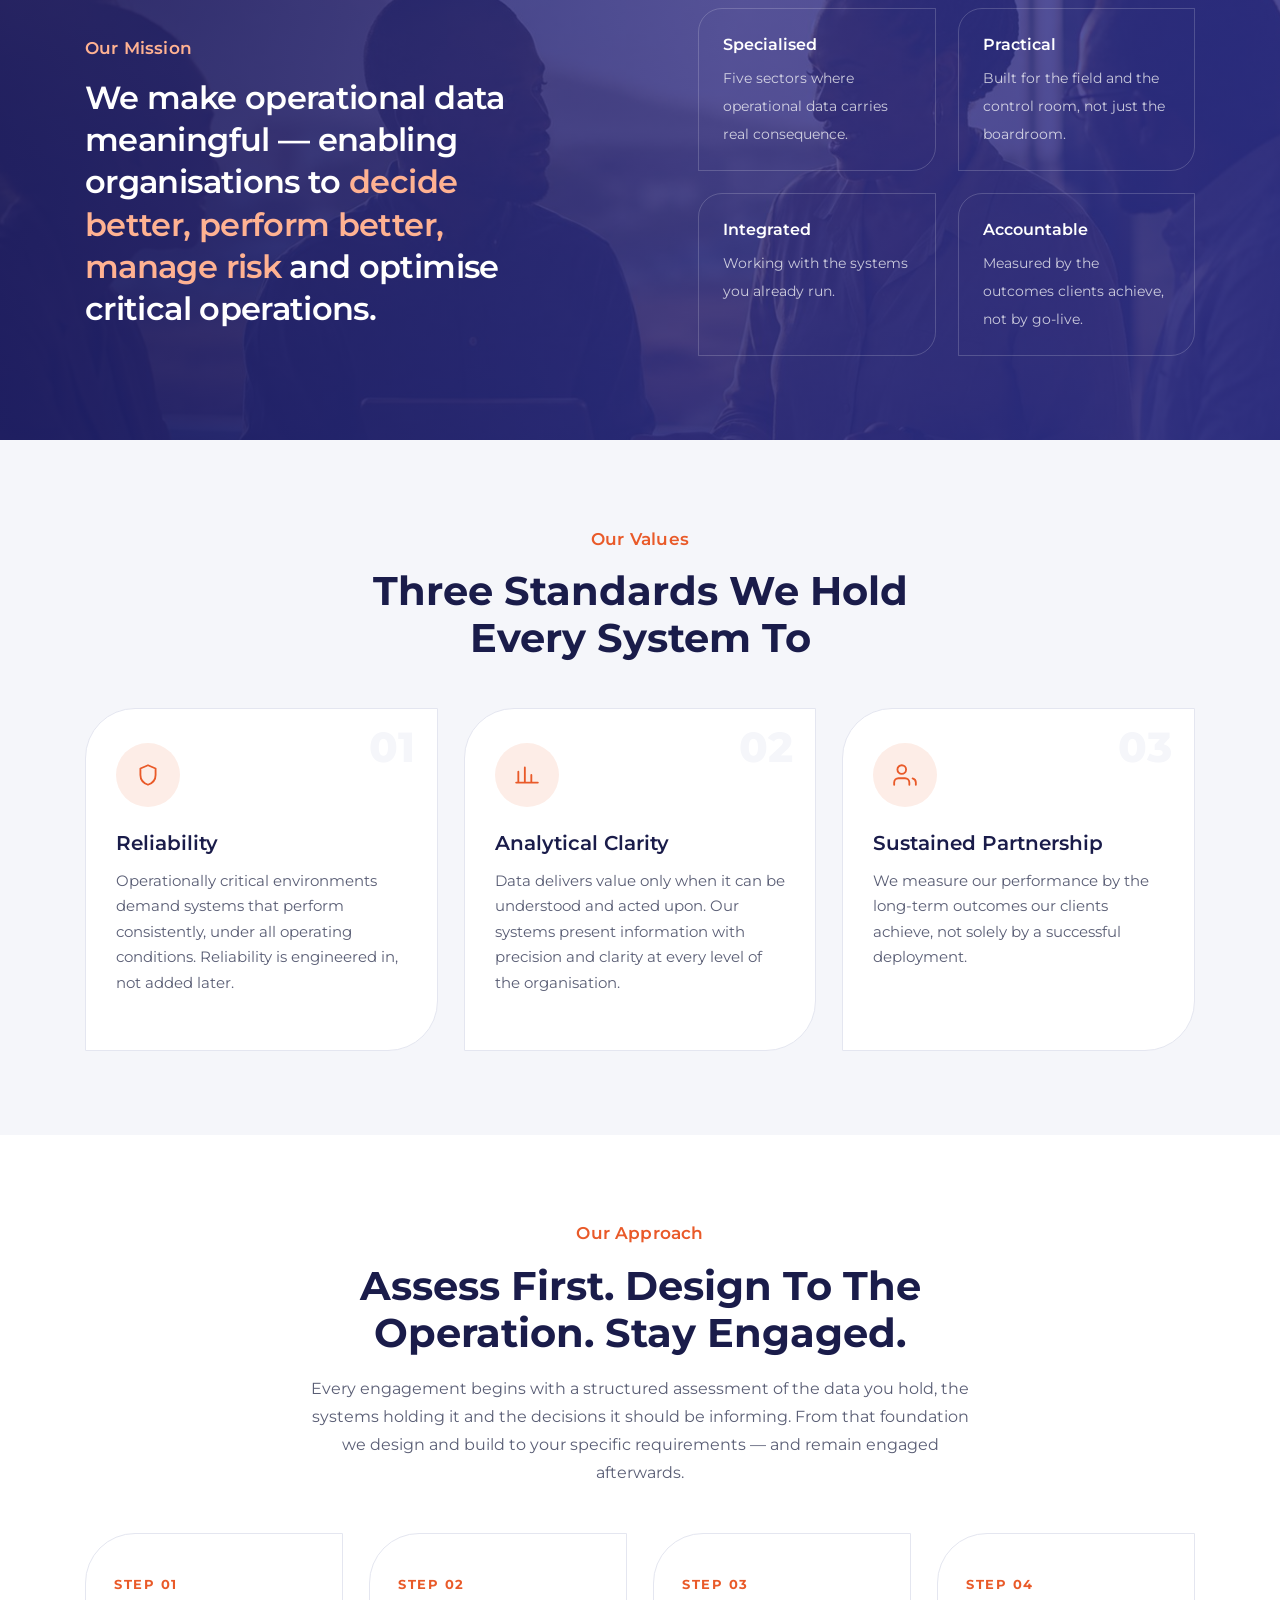
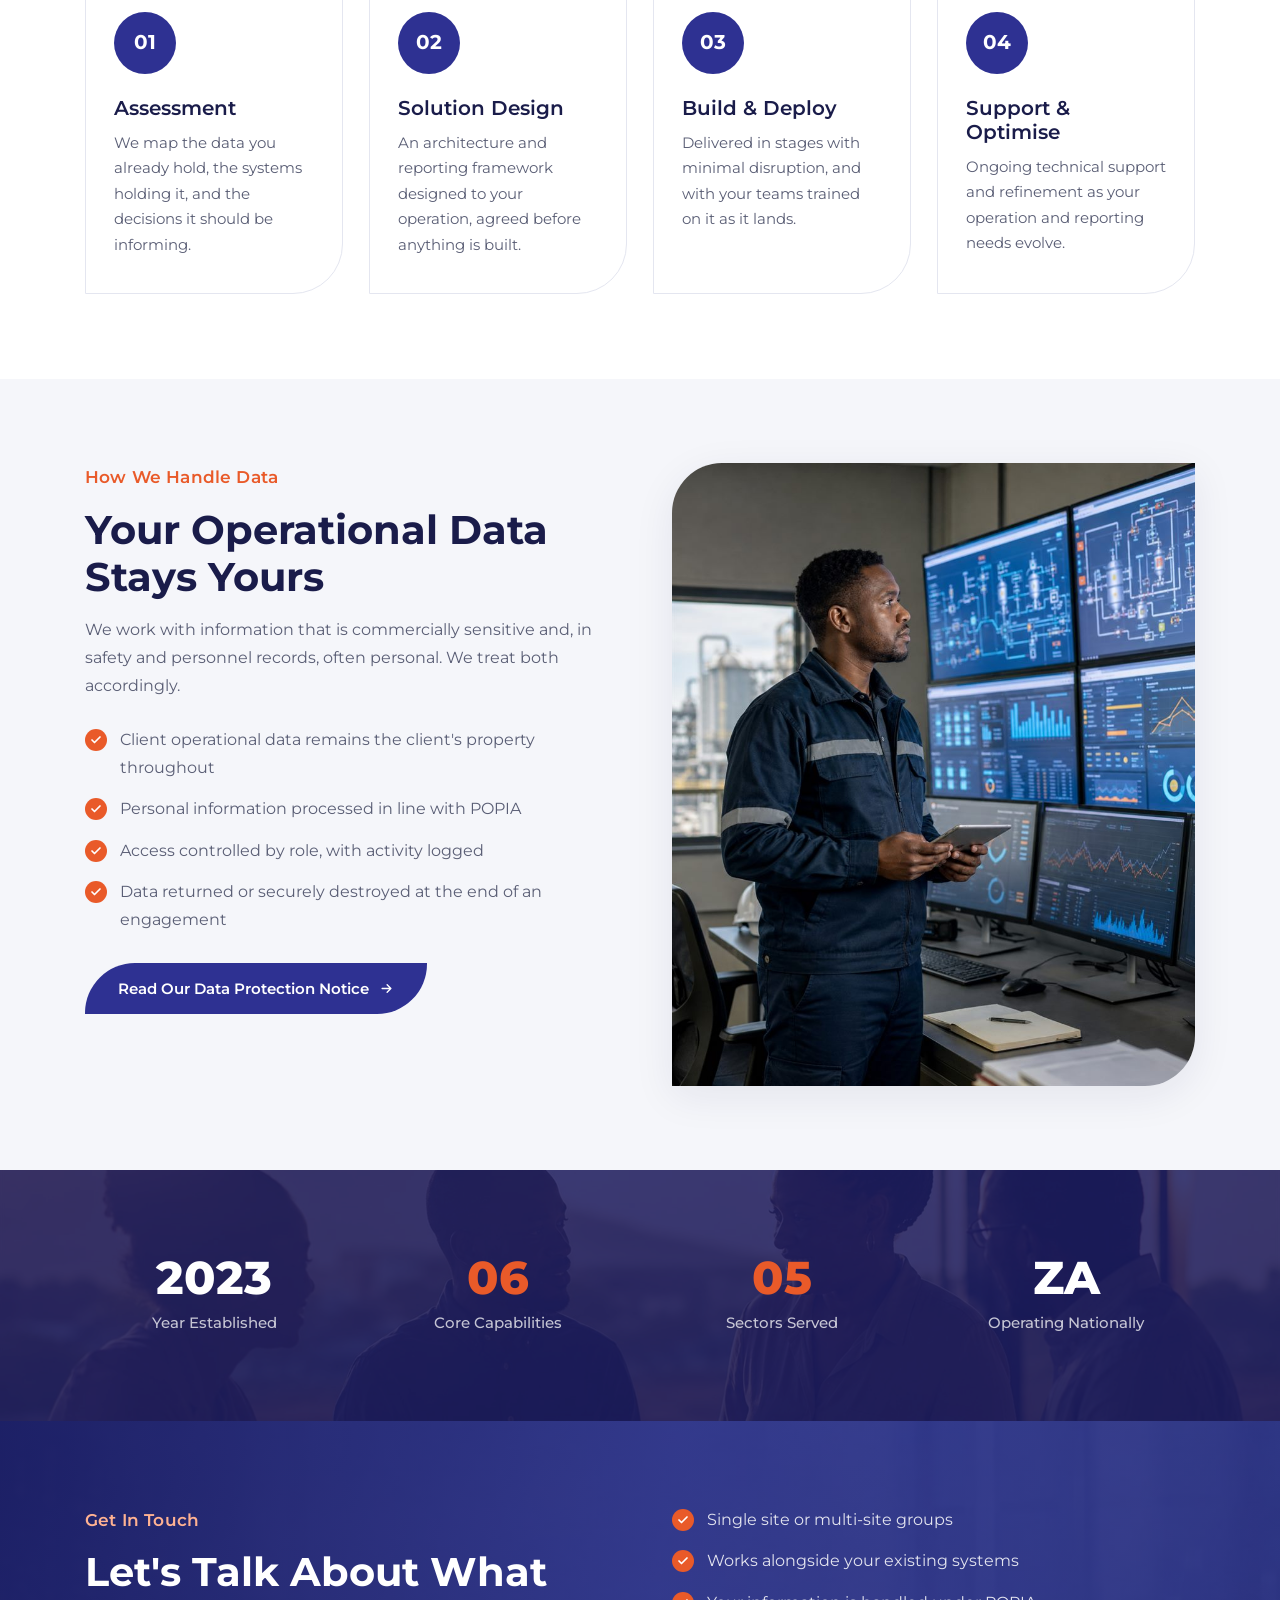
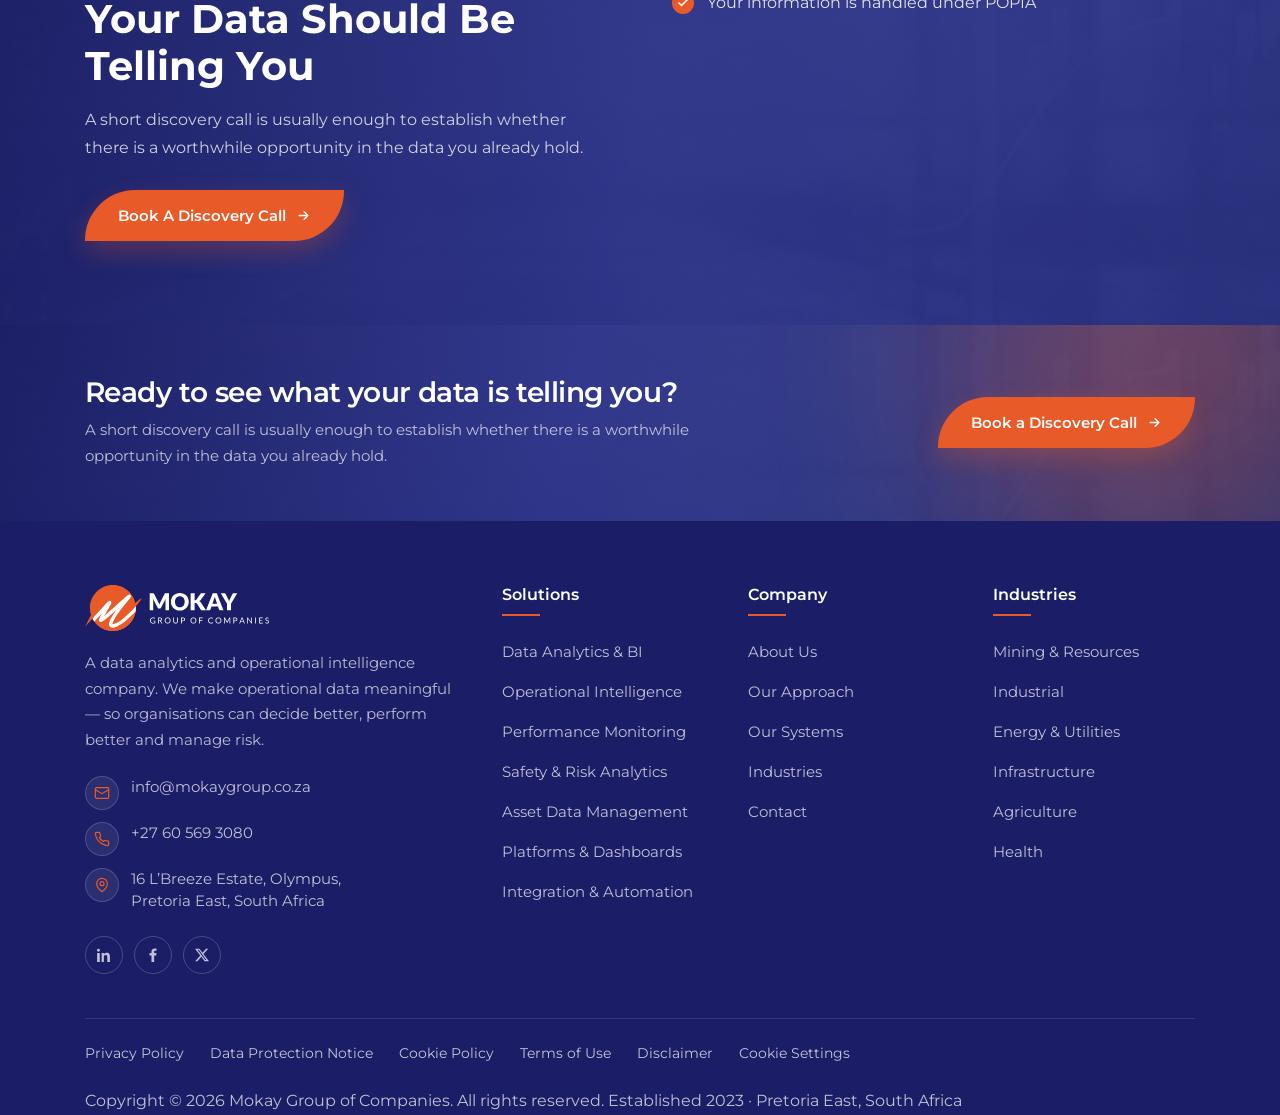
<file: about.html>
<!DOCTYPE html>
<html lang="en">
<head>
<meta charset="UTF-8">
<meta name="viewport" content="width=device-width,initial-scale=1">
<title>About Us — Mokay Group of Companies</title>
<meta name="description" content="Established in 2023 and headquartered in Pretoria East, Mokay Group is a data analytics and operational intelligence company serving data-intensive, operationally critical sectors across South Africa.">
<link rel="icon" href="assets/favicon.svg" type="image/svg+xml">
<script>document.documentElement.classList.add("js");</script>
<link rel="stylesheet" href="assets/styles.css">
</head>
<body data-page="about">

<!-- #HEADER -->
<div class="topbar">
  <div class="container topbar-inner">
    <ul>
      <li><svg class="arw" viewBox="0 0 24 24" fill="none" stroke="currentColor" stroke-width="1.8"><rect x="2" y="4" width="20" height="16" rx="2"/><path d="m2 7 10 6 10-6"/></svg><a href="mailto:info@mokaygroup.co.za">info@mokaygroup.co.za</a></li>
      <li><svg class="arw" viewBox="0 0 24 24" fill="none" stroke="currentColor" stroke-width="1.8"><path d="M20 10c0 6-8 12-8 12s-8-6-8-12a8 8 0 0 1 16 0Z"/><circle cx="12" cy="10" r="3"/></svg>Olympus, Pretoria East</li>
      <li><svg class="arw" viewBox="0 0 24 24" fill="none" stroke="currentColor" stroke-width="1.8"><path d="M22 16.9v3a2 2 0 0 1-2.2 2 19.8 19.8 0 0 1-8.6-3.1 19.5 19.5 0 0 1-6-6A19.8 19.8 0 0 1 2.1 4.2 2 2 0 0 1 4.1 2h3a2 2 0 0 1 2 1.7c.1 1 .4 1.9.7 2.8a2 2 0 0 1-.5 2.1L8.1 9.9a16 16 0 0 0 6 6l1.3-1.3a2 2 0 0 1 2.1-.4c.9.3 1.8.6 2.8.7a2 2 0 0 1 1.7 2Z"/></svg><a href="tel:+27605693080">+27 60 569 3080</a></li>
    </ul>
    <ul class="socials"><li>Data Analytics &amp; Operational Intelligence</li></ul>
  </div>
</div>

<header class="header">
  <div class="container header-inner">
    <a class="logo" href="index.html" aria-label="Mokay Group of Companies — home">
      <img src="assets/logo.svg" alt="Mokay Group of Companies" width="168" height="42">
    </a>
    <ul class="menu" data-menu>
      <li><a href="index.html" data-nav="home">Home</a></li>
      <li><a href="about.html" data-nav="about" class="active">About</a></li>
      <li><a href="solutions.html" data-nav="solutions">Solutions</a></li>
      <li><a href="systems.html" data-nav="systems">Systems</a></li>
      <li><a href="industries.html" data-nav="industries">Industries</a></li>
      <li><a href="contact.html" data-nav="contact">Contact</a></li>
    </ul>
    <div class="header-right">
      <a href="contact.html" class="btn btn-orange">Book a Discovery Call <svg class="arw" viewBox="0 0 24 24" fill="none" stroke="currentColor" stroke-width="2.2" stroke-linecap="round" stroke-linejoin="round"><path d="M5 12h14M13 6l6 6-6 6"/></svg></a>
      <button class="burger" data-burger aria-label="Toggle menu"><span></span><span></span><span></span></button>
    </div>
  </div>
</header>
<!-- /#HEADER -->

<section class="banner">
  <img class="banner-bg" src="assets/img/banner-about.jpg" alt="" aria-hidden="true" width="1920" height="900">
  <div class="container banner-inner">
    <h1>About Us</h1>
    <div class="crumbs"><a href="index.html">Home</a> / <span>About Us</span></div>
  </div>
</section>

<!-- ============ ORIGIN ============ -->
<section class="section">
  <div class="container about-grid">
    <div class="about-media reveal">
      <img class="m-main" src="assets/img/about-2.jpg" alt="Engineer in hard hat and hi-vis capturing field data on a rugged tablet, processing plant behind" width="840" height="1000">
      <img class="m-inset" src="assets/img/about-1.jpg" alt="Two engineers reviewing operational data on a laptop in a site office" width="840" height="600">
    </div>
    <div class="reveal">
      <span class="subtitle">Who We Are</span>
      <h2>A Specialist Data Analytics And Operational Intelligence Company</h2>
      <p style="margin-top:18px">Mokay Group was established to close a gap we kept encountering: operationally critical organisations were generating enormous volumes of data, and converting almost none of it into decisions they could act on in time.</p>
      <p style="margin-top:16px">The tools available were usually one of two things — too generic to reflect how a plant, mine or fleet actually runs, or too complex for the operational teams expected to use them every shift. Neither produced the outcome the business needed.</p>
      <p style="margin-top:16px">We built a more disciplined alternative. We design, build and support analytics platforms, dashboards and data pipelines engineered specifically for environments where uptime, safety and asset performance carry real consequence — developed in consultation with the people who use them.</p>
      <ul class="check-list">
        <li><span class="tick"><svg width="12" height="12" viewBox="0 0 24 24" fill="none" stroke="currentColor" stroke-width="3.4" stroke-linecap="round" stroke-linejoin="round"><path d="M20 6L9 17l-5-5"/></svg></span>Established 2023, headquartered in Pretoria East</li>
        <li><span class="tick"><svg width="12" height="12" viewBox="0 0 24 24" fill="none" stroke="currentColor" stroke-width="3.4" stroke-linecap="round" stroke-linejoin="round"><path d="M20 6L9 17l-5-5"/></svg></span>Six specialist sectors, seven core capabilities</li>
        <li><span class="tick"><svg width="12" height="12" viewBox="0 0 24 24" fill="none" stroke="currentColor" stroke-width="3.4" stroke-linecap="round" stroke-linejoin="round"><path d="M20 6L9 17l-5-5"/></svg></span>Two proprietary operational platforms</li>
      </ul>
      <a href="contact.html" class="btn btn-navy" style="margin-top:32px">Speak To Our Team
        <svg class="arw" viewBox="0 0 24 24" fill="none" stroke="currentColor" stroke-width="2.2" stroke-linecap="round" stroke-linejoin="round"><path d="M5 12h14M13 6l6 6-6 6"/></svg></a>
    </div>
  </div>
</section>

<!-- ============ MISSION ============ -->
<section class="section message-band">
      <img class="message-bg" src="assets/img/counter-bg.jpg" alt="" aria-hidden="true" width="1920" height="600">
  <div class="container message-split">
    <div class="reveal">
      <span class="subtitle on-dark">Our Mission</span>
      <p class="message-lead">We make operational data meaningful — enabling organisations to <em>decide better, perform better, manage risk</em> and optimise critical operations.</p>
    </div>
    <div class="pillar-row reveal">
      <div class="pillar"><b>Specialised</b><span>Five sectors where operational data carries real consequence.</span></div>
      <div class="pillar"><b>Practical</b><span>Built for the field and the control room, not just the boardroom.</span></div>
      <div class="pillar"><b>Integrated</b><span>Working with the systems you already run.</span></div>
      <div class="pillar"><b>Accountable</b><span>Measured by the outcomes clients achieve, not by go-live.</span></div>
    </div>
  </div>
</section>

<!-- ============ VALUES ============ -->
<section class="section gray" id="values">
  <div class="container">
    <div class="section-head center reveal">
      <span class="subtitle">Our Values</span>
      <h2>Three Standards We Hold Every System To</h2>
    </div>
    <div class="cards-3">
      <article class="service-card reveal">
        <span class="num">01</span>
        <span class="ico"><svg width="26" height="26" viewBox="0 0 24 24" fill="none" stroke="currentColor" stroke-width="1.7" stroke-linecap="round" stroke-linejoin="round"><path d="M12 3l7 3v6c0 4.5-3 7.6-7 9-4-1.4-7-4.5-7-9V6z"/></svg></span>
        <h3>Reliability</h3>
        <p>Operationally critical environments demand systems that perform consistently, under all operating conditions. Reliability is engineered in, not added later.</p>
      </article>
      <article class="service-card reveal">
        <span class="num">02</span>
        <span class="ico"><svg width="26" height="26" viewBox="0 0 24 24" fill="none" stroke="currentColor" stroke-width="1.7" stroke-linecap="round" stroke-linejoin="round"><path d="M4 19V9M10 19V5M16 19v-7M2 19h20"/></svg></span>
        <h3>Analytical Clarity</h3>
        <p>Data delivers value only when it can be understood and acted upon. Our systems present information with precision and clarity at every level of the organisation.</p>
      </article>
      <article class="service-card reveal">
        <span class="num">03</span>
        <span class="ico"><svg width="26" height="26" viewBox="0 0 24 24" fill="none" stroke="currentColor" stroke-width="1.7" stroke-linecap="round" stroke-linejoin="round"><path d="M16 21v-2a4 4 0 0 0-4-4H6a4 4 0 0 0-4 4v2"/><circle cx="9" cy="7" r="4"/><path d="M22 21v-2a4 4 0 0 0-3-3.87"/></svg></span>
        <h3>Sustained Partnership</h3>
        <p>We measure our performance by the long-term outcomes our clients achieve, not solely by a successful deployment.</p>
      </article>
    </div>
  </div>
</section>

<!-- ============ APPROACH ============ -->
<section class="section" id="approach">
  <div class="container">
    <div class="section-head center reveal">
      <span class="subtitle">Our Approach</span>
      <h2>Assess First. Design To The Operation. Stay Engaged.</h2>
      <p>Every engagement begins with a structured assessment of the data you hold, the systems holding it and the decisions it should be informing. From that foundation we design and build to your specific requirements — and remain engaged afterwards.</p>
    </div>
    <div class="process">
      <div class="step reveal"><span class="k">Step 01</span><div class="circle">01</div>
        <h4>Assessment</h4><p>We map the data you already hold, the systems holding it, and the decisions it should be informing.</p></div>
      <div class="step reveal"><span class="k">Step 02</span><div class="circle">02</div>
        <h4>Solution Design</h4><p>An architecture and reporting framework designed to your operation, agreed before anything is built.</p></div>
      <div class="step reveal"><span class="k">Step 03</span><div class="circle">03</div>
        <h4>Build &amp; Deploy</h4><p>Delivered in stages with minimal disruption, and with your teams trained on it as it lands.</p></div>
      <div class="step reveal"><span class="k">Step 04</span><div class="circle">04</div>
        <h4>Support &amp; Optimise</h4><p>Ongoing technical support and refinement as your operation and reporting needs evolve.</p></div>
    </div>
  </div>
</section>

<!-- ============ DATA GOVERNANCE ============ -->
<section class="section gray">
  <div class="container about-grid media-fill">
    <div class="reveal">
      <span class="subtitle">How We Handle Data</span>
      <h2>Your Operational Data Stays Yours</h2>
      <p style="margin-top:16px">We work with information that is commercially sensitive and, in safety and personnel records, often personal. We treat both accordingly.</p>
      <ul class="check-list">
        <li><span class="tick"><svg width="12" height="12" viewBox="0 0 24 24" fill="none" stroke="currentColor" stroke-width="3.4" stroke-linecap="round" stroke-linejoin="round"><path d="M20 6L9 17l-5-5"/></svg></span>Client operational data remains the client's property throughout</li>
        <li><span class="tick"><svg width="12" height="12" viewBox="0 0 24 24" fill="none" stroke="currentColor" stroke-width="3.4" stroke-linecap="round" stroke-linejoin="round"><path d="M20 6L9 17l-5-5"/></svg></span>Personal information processed in line with POPIA</li>
        <li><span class="tick"><svg width="12" height="12" viewBox="0 0 24 24" fill="none" stroke="currentColor" stroke-width="3.4" stroke-linecap="round" stroke-linejoin="round"><path d="M20 6L9 17l-5-5"/></svg></span>Access controlled by role, with activity logged</li>
        <li><span class="tick"><svg width="12" height="12" viewBox="0 0 24 24" fill="none" stroke="currentColor" stroke-width="3.4" stroke-linecap="round" stroke-linejoin="round"><path d="M20 6L9 17l-5-5"/></svg></span>Data returned or securely destroyed at the end of an engagement</li>
      </ul>
      <a href="data-protection.html" class="btn btn-navy" style="margin-top:30px">Read Our Data Protection Notice
        <svg class="arw" viewBox="0 0 24 24" fill="none" stroke="currentColor" stroke-width="2.2" stroke-linecap="round" stroke-linejoin="round"><path d="M5 12h14M13 6l6 6-6 6"/></svg></a>
    </div>
    <div class="reveal media-col">
      <img src="assets/img/system-3.jpg" alt="Site office with multiple screens showing SCADA and plant performance dashboards" width="840" height="1000" style="width:100%;border-radius:50px 0 50px 0;box-shadow:var(--shadow)">
    </div>
  </div>
</section>

<!-- ============ COUNTER ============ -->
<section class="section counter-section">
  <img class="counter-bg" src="assets/img/counter-bg.jpg" alt="" aria-hidden="true" width="1920" height="600">
  <div class="container">
    <div class="counters">
      <div class="c reveal"><b>2023</b><span>Year Established</span></div>
      <div class="c reveal"><b><em data-count="7" data-pad="true">07</em></b><span>Core Capabilities</span></div>
      <div class="c reveal"><b><em data-count="6" data-pad="true">06</em></b><span>Sectors Served</span></div>
      <div class="c reveal"><b>ZA</b><span>Operating Nationally</span></div>
    </div>
  </div>
</section>

<!-- ============ CTA ============ -->
<section class="section cta-section white">
  <img class="cta-bg" src="assets/img/cta-bg.jpg" alt="" aria-hidden="true" width="1920" height="1200">
  <div class="container cta-inner">
    <div class="reveal">
      <span class="subtitle on-dark">Get In Touch</span>
      <h2>Let's Talk About What Your Data Should Be Telling You</h2>
      <p style="margin-top:16px">A short discovery call is usually enough to establish whether there is a worthwhile opportunity in the data you already hold.</p>
      <a href="contact.html" class="btn btn-orange" style="margin-top:28px">Book A Discovery Call
        <svg class="arw" viewBox="0 0 24 24" fill="none" stroke="currentColor" stroke-width="2.2" stroke-linecap="round" stroke-linejoin="round"><path d="M5 12h14M13 6l6 6-6 6"/></svg></a>
    </div>
    <div class="reveal">
      <ul class="check-list" style="margin-top:0">
        <li><span class="tick"><svg width="12" height="12" viewBox="0 0 24 24" fill="none" stroke="currentColor" stroke-width="3.4" stroke-linecap="round" stroke-linejoin="round"><path d="M20 6L9 17l-5-5"/></svg></span>Single site or multi-site groups</li>
        <li><span class="tick"><svg width="12" height="12" viewBox="0 0 24 24" fill="none" stroke="currentColor" stroke-width="3.4" stroke-linecap="round" stroke-linejoin="round"><path d="M20 6L9 17l-5-5"/></svg></span>Works alongside your existing systems</li>
        <li><span class="tick"><svg width="12" height="12" viewBox="0 0 24 24" fill="none" stroke="currentColor" stroke-width="3.4" stroke-linecap="round" stroke-linejoin="round"><path d="M20 6L9 17l-5-5"/></svg></span>Your information is handled under POPIA</li>
      </ul>
    </div>
  </div>
</section>

<!-- #FOOTER -->
<footer class="footer">

  <div class="footer-cta">
    <img class="footer-cta-bg" src="assets/img/cta-bg.jpg" alt="" aria-hidden="true" width="1920" height="1200">
    <div class="container footer-cta-inner">
      <div>
        <h3>Ready to see what your data is telling you?</h3>
        <p>A short discovery call is usually enough to establish whether there is a worthwhile opportunity in the data you already hold.</p>
      </div>
      <a href="contact.html" class="btn btn-orange">Book a Discovery Call <svg class="arw" viewBox="0 0 24 24" fill="none" stroke="currentColor" stroke-width="2.2" stroke-linecap="round" stroke-linejoin="round"><path d="M5 12h14M13 6l6 6-6 6"/></svg></a>
    </div>
  </div>

  <div class="container footer-main">
    <div class="footer-grid">
      <div class="f-brand">
        <div class="footer-logo"><img src="assets/logo-white.svg" alt="Mokay Group of Companies" width="184" height="46"></div>
        <p>A data analytics and operational intelligence company. We make operational data meaningful — so organisations can decide better, perform better and manage risk.</p>
        <ul class="f-contact">
          <li><span class="ico"><svg width="16" height="16" viewBox="0 0 24 24" fill="none" stroke="currentColor" stroke-width="1.8"><rect x="2" y="4" width="20" height="16" rx="2"/><path d="m2 7 10 6 10-6"/></svg></span><a href="mailto:info@mokaygroup.co.za">info@mokaygroup.co.za</a></li>
          <li><span class="ico"><svg width="16" height="16" viewBox="0 0 24 24" fill="none" stroke="currentColor" stroke-width="1.8"><path d="M22 16.9v3a2 2 0 0 1-2.2 2 19.8 19.8 0 0 1-8.6-3.1 19.5 19.5 0 0 1-6-6A19.8 19.8 0 0 1 2.1 4.2 2 2 0 0 1 4.1 2h3a2 2 0 0 1 2 1.7c.1 1 .4 1.9.7 2.8a2 2 0 0 1-.5 2.1L8.1 9.9a16 16 0 0 0 6 6l1.3-1.3a2 2 0 0 1 2.1-.4c.9.3 1.8.6 2.8.7a2 2 0 0 1 1.7 2Z"/></svg></span><a href="tel:+27605693080">+27 60 569 3080</a></li>
          <li><span class="ico"><svg width="16" height="16" viewBox="0 0 24 24" fill="none" stroke="currentColor" stroke-width="1.8"><path d="M20 10c0 6-8 12-8 12s-8-6-8-12a8 8 0 0 1 16 0Z"/><circle cx="12" cy="10" r="3"/></svg></span>16 L’Breeze Estate, Olympus,<br>Pretoria East, South Africa</li>
        </ul>
        <div class="socials-row">
          <a href="#" aria-label="LinkedIn"><svg width="14" height="14" viewBox="0 0 24 24" fill="currentColor"><path d="M4.98 3.5A2.5 2.5 0 1 1 0 3.5a2.5 2.5 0 0 1 4.98 0ZM.2 8.4h4.6V24H.2V8.4Zm7.7 0h4.4v2.1h.06c.61-1.1 2.1-2.3 4.34-2.3 4.64 0 5.5 3 5.5 6.9V24h-4.6v-7.9c0-1.9-.03-4.3-2.7-4.3-2.7 0-3.1 2-3.1 4.2V24H7.9V8.4Z"/></svg></a>
          <a href="#" aria-label="Facebook"><svg width="14" height="14" viewBox="0 0 24 24" fill="currentColor"><path d="M14 8.5V6.2c0-.9.2-1.4 1.6-1.4H18V.8C17.6.8 16.3.7 14.8.7c-3.2 0-5.4 2-5.4 5.6v2.2H6v4.3h3.4V24H14V12.8h3.5l.5-4.3H14Z"/></svg></a>
          <a href="#" aria-label="X"><svg width="14" height="14" viewBox="0 0 24 24" fill="currentColor"><path d="M18.9 1.2h3.7l-8.1 9.2 9.5 12.4h-7.4l-5.8-7.6-6.7 7.6H.4l8.6-9.9L0 1.2h7.6l5.2 6.9 6.1-6.9Zm-1.3 19.4h2L6.5 3.2h-2.2l13.3 17.4Z"/></svg></a>
        </div>
      </div>
      <div>
        <h5>Solutions</h5>
        <ul>
          <li><a href="solutions.html#analytics">Data Analytics &amp; BI</a></li>
          <li><a href="solutions.html#operational">Operational Intelligence</a></li>
          <li><a href="solutions.html#performance">Performance Monitoring</a></li>
          <li><a href="solutions.html#safety">Safety &amp; Risk Analytics</a></li>
          <li><a href="solutions.html#asset">Asset Data Management</a></li>
          <li><a href="solutions.html#platforms">Platforms &amp; Dashboards</a></li>
          <li><a href="solutions.html#integration">Integration &amp; Automation</a></li>
        </ul>
      </div>
      <div>
        <h5>Company</h5>
        <ul>
          <li><a href="about.html">About Us</a></li>
          <li><a href="about.html#approach">Our Approach</a></li>
          <li><a href="systems.html">Our Systems</a></li>
          <li><a href="industries.html">Industries</a></li>
          <li><a href="contact.html">Contact</a></li>
        </ul>
      </div>
      <div>
        <h5>Industries</h5>
        <ul>
          <li><a href="industries.html#mining">Mining &amp; Resources</a></li>
          <li><a href="industries.html#industrial">Industrial</a></li>
          <li><a href="industries.html#energy">Energy &amp; Utilities</a></li>
          <li><a href="industries.html#infrastructure">Infrastructure</a></li>
          <li><a href="industries.html#agriculture">Agriculture</a></li>
          <li><a href="industries.html#health">Health</a></li>
        </ul>
      </div>
    </div>
    <ul class="foot-links">
      <li><a href="privacy-policy.html">Privacy Policy</a></li>
      <li><a href="data-protection.html">Data Protection Notice</a></li>
      <li><a href="cookie-policy.html">Cookie Policy</a></li>
      <li><a href="terms-of-use.html">Terms of Use</a></li>
      <li><a href="disclaimer.html">Disclaimer</a></li>
      <li><a href="#" data-cookie-settings>Cookie Settings</a></li>
    </ul>
    <div class="foot-bot">
      <span>Copyright © <span data-year>2026</span> Mokay Group of Companies. All rights reserved.</span>
      <span>Established 2023 · Pretoria East, South Africa</span>
    </div>
  </div>
</footer>

<button class="to-top" data-to-top aria-label="Back to top">
  <svg width="18" height="18" viewBox="0 0 24 24" fill="none" stroke="currentColor" stroke-width="2.4" stroke-linecap="round" stroke-linejoin="round"><path d="M12 19V5M5 12l7-7 7 7"/></svg>
</button>
<!-- /#FOOTER -->
<!-- #COOKIE -->
<div class="cookie" data-cookie role="dialog" aria-label="Cookie preferences" aria-live="polite" hidden>
  <div class="container">
    <div class="cookie-inner">
      <div>
        <h4>Cookies on this website</h4>
        <p>We use a strictly necessary cookie to remember this choice. We do not currently run advertising or
        third-party tracking. If we introduce analytics to understand how the site is used, it will only load
        with your consent. See our <a href="cookie-policy.html">Cookie Policy</a> and
        <a href="privacy-policy.html">Privacy Policy</a>.</p>
      </div>
      <div class="cookie-actions">
        <button type="button" class="btn btn-outline-dark" data-consent="prefs">Preferences</button>
        <button type="button" class="btn btn-outline-dark" data-consent="reject">Reject non-essential</button>
        <button type="button" class="btn btn-orange" data-consent="accept">Accept all</button>
      </div>
    </div>
    <div class="cookie-prefs" data-cookie-prefs>
      <label class="cookie-opt">
        <input type="checkbox" data-cat="necessary" checked disabled>
        <span><b>Strictly necessary <span class="locked">Always on</span></b>
        <span>Required for the site to function and to remember your cookie choice. Cannot be switched off.</span></span>
      </label>
      <label class="cookie-opt">
        <input type="checkbox" data-cat="analytics">
        <span><b>Analytics</b>
        <span>Helps us understand which pages are useful so we can improve them. Not currently in use — this setting applies if we add it.</span></span>
      </label>
      <label class="cookie-opt">
        <input type="checkbox" data-cat="functional">
        <span><b>Functional</b>
        <span>Enables optional conveniences such as embedded media or remembering form details between visits.</span></span>
      </label>
      <div style="padding-top:16px">
        <button type="button" class="btn btn-orange" data-consent="save">Save preferences</button>
      </div>
    </div>
  </div>
</div>
<!-- /#COOKIE -->

<script src="assets/app.js"></script>
</body>
</html>
</file>
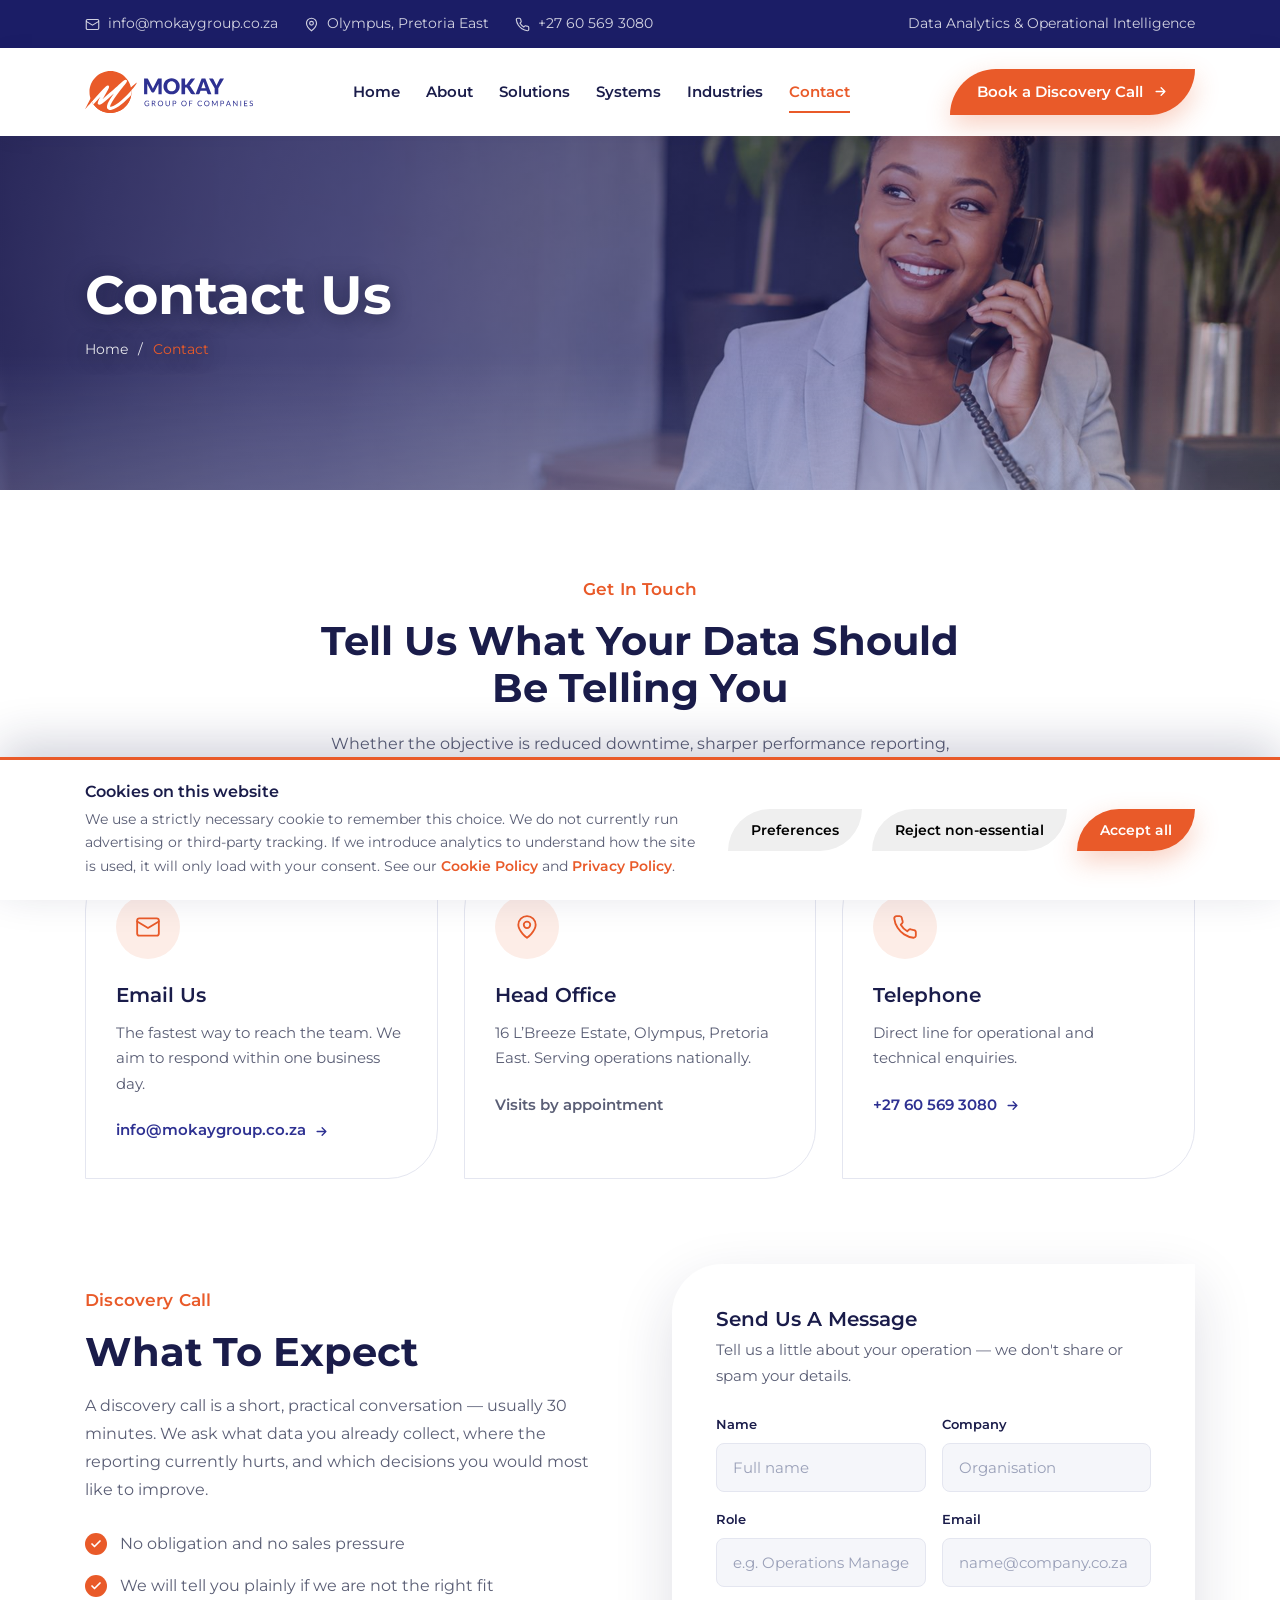
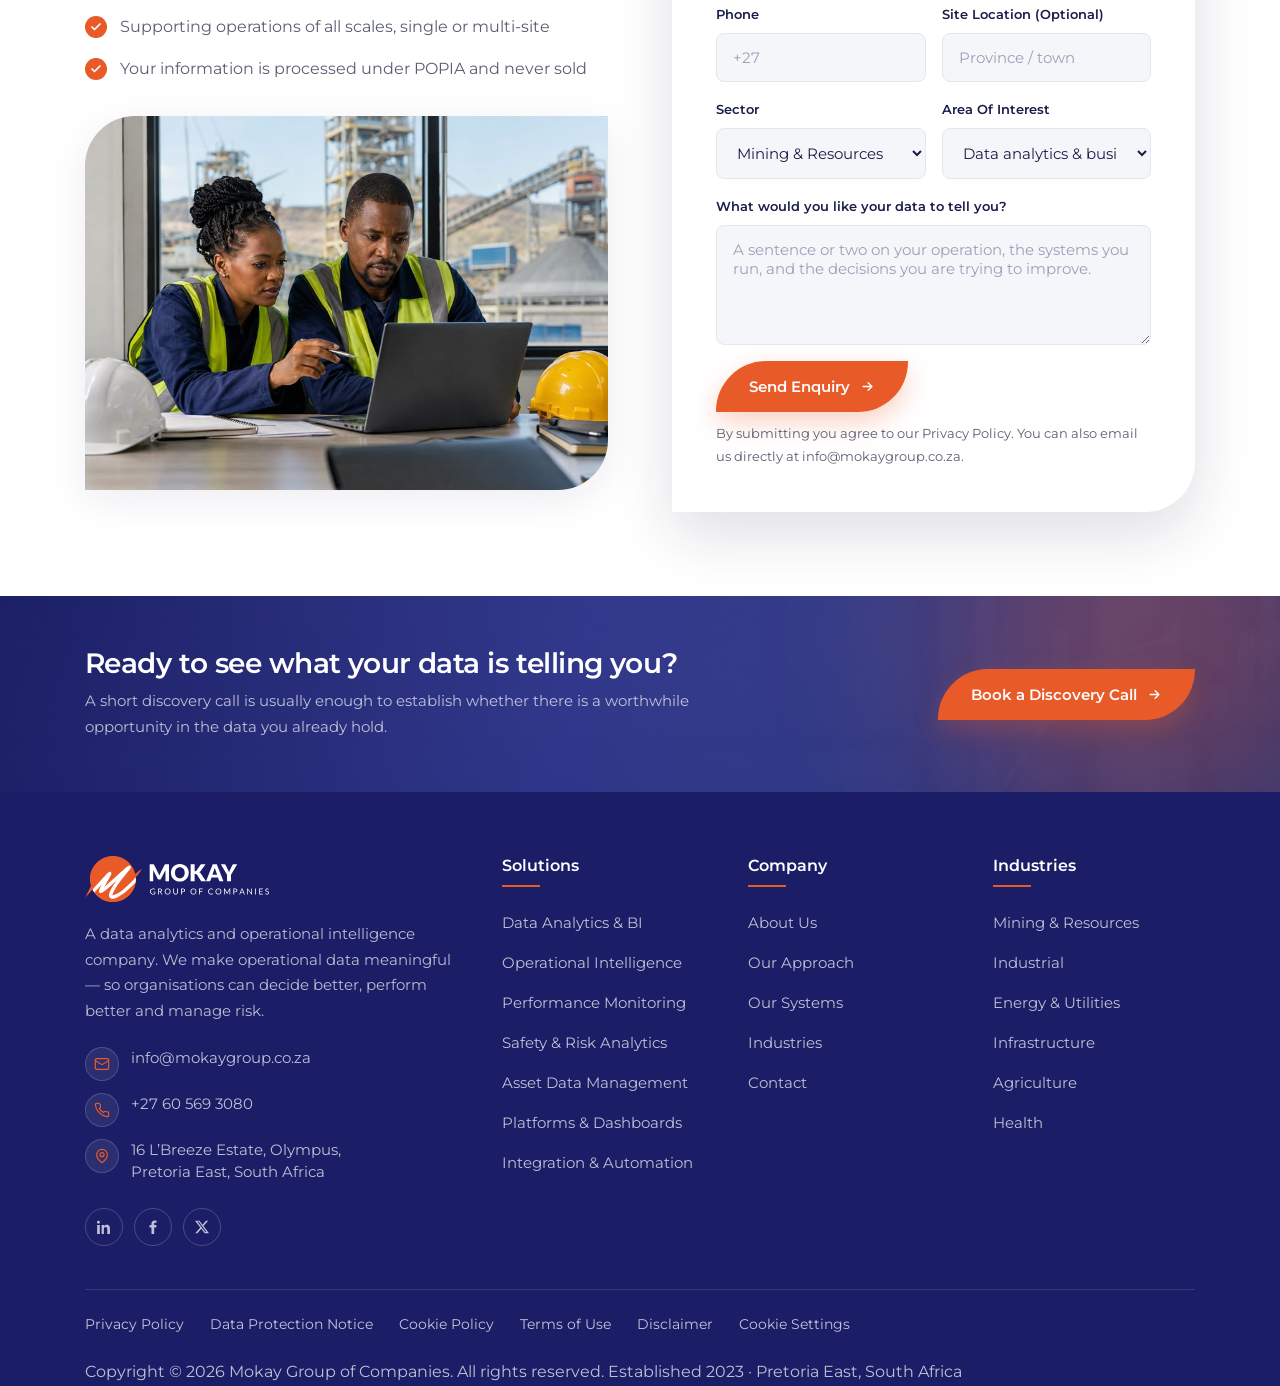
<file: contact.html>
<!DOCTYPE html>
<html lang="en">
<head>
<meta charset="UTF-8">
<meta name="viewport" content="width=device-width,initial-scale=1">
<title>Contact Us — Mokay Group of Companies</title>
<meta name="description" content="Book a discovery call with Mokay Group. Data analytics and operational intelligence for mining, industrial, energy, infrastructure and agriculture operations. Olympus, Pretoria East · +27 60 569 3080">
<link rel="icon" href="assets/favicon.svg" type="image/svg+xml">
<script>document.documentElement.classList.add("js");</script>
<link rel="stylesheet" href="assets/styles.css">
</head>
<body data-page="contact">

<!-- #HEADER -->
<div class="topbar">
  <div class="container topbar-inner">
    <ul>
      <li><svg class="arw" viewBox="0 0 24 24" fill="none" stroke="currentColor" stroke-width="1.8"><rect x="2" y="4" width="20" height="16" rx="2"/><path d="m2 7 10 6 10-6"/></svg><a href="mailto:info@mokaygroup.co.za">info@mokaygroup.co.za</a></li>
      <li><svg class="arw" viewBox="0 0 24 24" fill="none" stroke="currentColor" stroke-width="1.8"><path d="M20 10c0 6-8 12-8 12s-8-6-8-12a8 8 0 0 1 16 0Z"/><circle cx="12" cy="10" r="3"/></svg>Olympus, Pretoria East</li>
      <li><svg class="arw" viewBox="0 0 24 24" fill="none" stroke="currentColor" stroke-width="1.8"><path d="M22 16.9v3a2 2 0 0 1-2.2 2 19.8 19.8 0 0 1-8.6-3.1 19.5 19.5 0 0 1-6-6A19.8 19.8 0 0 1 2.1 4.2 2 2 0 0 1 4.1 2h3a2 2 0 0 1 2 1.7c.1 1 .4 1.9.7 2.8a2 2 0 0 1-.5 2.1L8.1 9.9a16 16 0 0 0 6 6l1.3-1.3a2 2 0 0 1 2.1-.4c.9.3 1.8.6 2.8.7a2 2 0 0 1 1.7 2Z"/></svg><a href="tel:+27605693080">+27 60 569 3080</a></li>
    </ul>
    <ul class="socials"><li>Data Analytics &amp; Operational Intelligence</li></ul>
  </div>
</div>

<header class="header">
  <div class="container header-inner">
    <a class="logo" href="index.html" aria-label="Mokay Group of Companies — home">
      <img src="assets/logo.svg" alt="Mokay Group of Companies" width="168" height="42">
    </a>
    <ul class="menu" data-menu>
      <li><a href="index.html" data-nav="home">Home</a></li>
      <li><a href="about.html" data-nav="about">About</a></li>
      <li><a href="solutions.html" data-nav="solutions">Solutions</a></li>
      <li><a href="systems.html" data-nav="systems">Systems</a></li>
      <li><a href="industries.html" data-nav="industries">Industries</a></li>
      <li><a href="contact.html" data-nav="contact" class="active">Contact</a></li>
    </ul>
    <div class="header-right">
      <a href="contact.html" class="btn btn-orange">Book a Discovery Call <svg class="arw" viewBox="0 0 24 24" fill="none" stroke="currentColor" stroke-width="2.2" stroke-linecap="round" stroke-linejoin="round"><path d="M5 12h14M13 6l6 6-6 6"/></svg></a>
      <button class="burger" data-burger aria-label="Toggle menu"><span></span><span></span><span></span></button>
    </div>
  </div>
</header>
<!-- /#HEADER -->

<section class="banner">
  <img class="banner-bg" src="assets/img/banner-contact.jpg" alt="" aria-hidden="true" width="1920" height="900">
  <div class="container banner-inner">
    <h1>Contact Us</h1>
    <div class="crumbs"><a href="index.html">Home</a> / <span>Contact</span></div>
  </div>
</section>

<!-- ============ CONTACT CARDS ============ -->
<section class="section" style="padding-bottom:0">
  <div class="container">
    <div class="section-head center reveal">
      <span class="subtitle">Get In Touch</span>
      <h2>Tell Us What Your Data Should Be Telling You</h2>
      <p>Whether the objective is reduced downtime, sharper performance reporting, stronger safety oversight or simply a single version of the truth, we are glad to talk it through.</p>
    </div>
    <div class="cards-3">
      <article class="service-card reveal">
        <span class="ico"><svg width="26" height="26" viewBox="0 0 24 24" fill="none" stroke="currentColor" stroke-width="1.7" stroke-linecap="round" stroke-linejoin="round"><rect x="2" y="4" width="20" height="16" rx="2"/><path d="m2 7 10 6 10-6"/></svg></span>
        <h3>Email Us</h3>
        <p>The fastest way to reach the team. We aim to respond within one business day.</p>
        <a href="mailto:info@mokaygroup.co.za" class="link-more">info@mokaygroup.co.za
          <svg class="arw" viewBox="0 0 24 24" fill="none" stroke="currentColor" stroke-width="2.2" stroke-linecap="round" stroke-linejoin="round"><path d="M5 12h14M13 6l6 6-6 6"/></svg></a>
      </article>
      <article class="service-card reveal">
        <span class="ico"><svg width="26" height="26" viewBox="0 0 24 24" fill="none" stroke="currentColor" stroke-width="1.7" stroke-linecap="round" stroke-linejoin="round"><path d="M20 10c0 6-8 12-8 12s-8-6-8-12a8 8 0 0 1 16 0Z"/><circle cx="12" cy="10" r="3"/></svg></span>
        <h3>Head Office</h3>
        <p>16 L’Breeze Estate, Olympus, Pretoria East. Serving operations nationally.</p>
        <span class="link-more" style="color:var(--body)">Visits by appointment</span>
      </article>
      <article class="service-card reveal">
        <span class="ico"><svg width="26" height="26" viewBox="0 0 24 24" fill="none" stroke="currentColor" stroke-width="1.7" stroke-linecap="round" stroke-linejoin="round"><path d="M22 16.9v3a2 2 0 0 1-2.2 2 19.8 19.8 0 0 1-8.6-3.1 19.5 19.5 0 0 1-6-6A19.8 19.8 0 0 1 2.1 4.2 2 2 0 0 1 4.1 2h3a2 2 0 0 1 2 1.7c.1 1 .4 1.9.7 2.8a2 2 0 0 1-.5 2.1L8.1 9.9a16 16 0 0 0 6 6l1.3-1.3a2 2 0 0 1 2.1-.4c.9.3 1.8.6 2.8.7a2 2 0 0 1 1.7 2Z"/></svg></span>
        <h3>Telephone</h3>
        <p>Direct line for operational and technical enquiries.</p>
        <a href="tel:+27605693080" class="link-more">+27 60 569 3080<svg class="arw" viewBox="0 0 24 24" fill="none" stroke="currentColor" stroke-width="2.2" stroke-linecap="round" stroke-linejoin="round"><path d="M5 12h14M13 6l6 6-6 6"/></svg></a>
      </article>
    </div>
  </div>
</section>

<!-- ============ FORM ============ -->
<section class="section">
  <div class="container about-grid">
    <div class="reveal">
      <span class="subtitle">Discovery Call</span>
      <h2>What To Expect</h2>
      <p style="margin-top:16px">A discovery call is a short, practical conversation — usually 30 minutes. We ask what data you already collect, where the reporting currently hurts, and which decisions you would most like to improve.</p>
      <ul class="check-list">
        <li><span class="tick"><svg width="12" height="12" viewBox="0 0 24 24" fill="none" stroke="currentColor" stroke-width="3.4" stroke-linecap="round" stroke-linejoin="round"><path d="M20 6L9 17l-5-5"/></svg></span>No obligation and no sales pressure</li>
        <li><span class="tick"><svg width="12" height="12" viewBox="0 0 24 24" fill="none" stroke="currentColor" stroke-width="3.4" stroke-linecap="round" stroke-linejoin="round"><path d="M20 6L9 17l-5-5"/></svg></span>We will tell you plainly if we are not the right fit</li>
        <li><span class="tick"><svg width="12" height="12" viewBox="0 0 24 24" fill="none" stroke="currentColor" stroke-width="3.4" stroke-linecap="round" stroke-linejoin="round"><path d="M20 6L9 17l-5-5"/></svg></span>Supporting operations of all scales, single or multi-site</li>
        <li><span class="tick"><svg width="12" height="12" viewBox="0 0 24 24" fill="none" stroke="currentColor" stroke-width="3.4" stroke-linecap="round" stroke-linejoin="round"><path d="M20 6L9 17l-5-5"/></svg></span>Your information is processed under POPIA and never sold</li>
      </ul>
      <img src="assets/img/about-1.jpg" alt="Two engineers reviewing operational data on a laptop in a site office" width="840" height="600"
           style="width:100%;margin-top:34px;border-radius:50px 0 50px 0;box-shadow:var(--shadow)">
    </div>

    <div class="appointment reveal">
      <h3>Send Us A Message</h3>
      <p>Tell us a little about your operation — we don't share or spam your details.</p>
      <form class="form" data-form novalidate>
        <div class="frow">
          <div class="field"><label for="name">Name</label>
            <input id="name" name="name" type="text" placeholder="Full name" required></div>
          <div class="field"><label for="company">Company</label>
            <input id="company" name="company" type="text" placeholder="Organisation" required></div>
        </div>
        <div class="frow">
          <div class="field"><label for="role">Role</label>
            <input id="role" name="role" type="text" placeholder="e.g. Operations Manager"></div>
          <div class="field"><label for="email">Email</label>
            <input id="email" name="email" type="email" placeholder="name@company.co.za" required></div>
        </div>
        <div class="frow">
          <div class="field"><label for="phone">Phone</label>
            <input id="phone" name="phone" type="tel" placeholder="+27"></div>
          <div class="field"><label for="site">Site Location (Optional)</label>
            <input id="site" name="site" type="text" placeholder="Province / town"></div>
        </div>
        <div class="frow">
          <div class="field"><label for="sector">Sector</label>
            <select id="sector" name="sector">
              <option>Mining &amp; Resources</option>
              <option>Industrial &amp; Manufacturing</option>
              <option>Energy &amp; Utilities</option>
              <option>Infrastructure &amp; Construction</option>
              <option>Agriculture</option>
              <option>Health</option>
              <option>Other</option>
            </select></div>
          <div class="field"><label for="interest">Area Of Interest</label>
            <select id="interest" name="interest">
              <option>Data analytics &amp; business intelligence</option>
              <option>Operational intelligence</option>
              <option>Performance monitoring &amp; reporting</option>
              <option>Safety &amp; risk analytics</option>
              <option>Asset &amp; equipment data management</option>
              <option>Custom platforms &amp; dashboards</option>
              <option>Data integration &amp; automation</option>
              <option>GeoCorelytics demo</option>
              <option>SiteSafety demo</option>
              <option>Not sure yet</option>
            </select></div>
        </div>
        <div class="field"><label for="message">What would you like your data to tell you?</label>
          <textarea id="message" name="message" placeholder="A sentence or two on your operation, the systems you run, and the decisions you are trying to improve." required></textarea></div>
        <input type="hidden" name="_subject" value="Discovery call enquiry — Contact page">
        <div class="hp" aria-hidden="true"><label for="website">Leave this field empty</label>
          <input id="website" name="_gotcha" type="text" tabindex="-1" autocomplete="off"></div>
        <div class="form-ok" role="status">
          <svg width="18" height="18" viewBox="0 0 24 24" fill="none" stroke="currentColor" stroke-width="2.4" stroke-linecap="round" stroke-linejoin="round"><path d="M20 6L9 17l-5-5"/></svg>
          <span data-ok-msg>Thank you — your enquiry has been sent. A member of our team will be in contact shortly.</span>
        </div>
        <div class="form-err" role="alert">
          <svg width="18" height="18" viewBox="0 0 24 24" fill="none" stroke="currentColor" stroke-width="2.4" stroke-linecap="round" stroke-linejoin="round"><circle cx="12" cy="12" r="10"/><path d="M12 8v5M12 16.5v.01"/></svg>
          <span data-err-msg></span>
        </div>
        <div>
          <button type="submit" class="btn btn-orange">Send Enquiry
            <svg class="arw" viewBox="0 0 24 24" fill="none" stroke="currentColor" stroke-width="2.2" stroke-linecap="round" stroke-linejoin="round"><path d="M5 12h14M13 6l6 6-6 6"/></svg></button>
          <p class="form-note">By submitting you agree to our <a href="privacy-policy.html">Privacy Policy</a>. You can also email us directly at
            <a href="mailto:info@mokaygroup.co.za">info@mokaygroup.co.za</a>.</p>
        </div>
      </form>
    </div>
  </div>
</section>

<!-- #FOOTER -->
<footer class="footer">

  <div class="footer-cta">
    <img class="footer-cta-bg" src="assets/img/cta-bg.jpg" alt="" aria-hidden="true" width="1920" height="1200">
    <div class="container footer-cta-inner">
      <div>
        <h3>Ready to see what your data is telling you?</h3>
        <p>A short discovery call is usually enough to establish whether there is a worthwhile opportunity in the data you already hold.</p>
      </div>
      <a href="contact.html" class="btn btn-orange">Book a Discovery Call <svg class="arw" viewBox="0 0 24 24" fill="none" stroke="currentColor" stroke-width="2.2" stroke-linecap="round" stroke-linejoin="round"><path d="M5 12h14M13 6l6 6-6 6"/></svg></a>
    </div>
  </div>

  <div class="container footer-main">
    <div class="footer-grid">
      <div class="f-brand">
        <div class="footer-logo"><img src="assets/logo-white.svg" alt="Mokay Group of Companies" width="184" height="46"></div>
        <p>A data analytics and operational intelligence company. We make operational data meaningful — so organisations can decide better, perform better and manage risk.</p>
        <ul class="f-contact">
          <li><span class="ico"><svg width="16" height="16" viewBox="0 0 24 24" fill="none" stroke="currentColor" stroke-width="1.8"><rect x="2" y="4" width="20" height="16" rx="2"/><path d="m2 7 10 6 10-6"/></svg></span><a href="mailto:info@mokaygroup.co.za">info@mokaygroup.co.za</a></li>
          <li><span class="ico"><svg width="16" height="16" viewBox="0 0 24 24" fill="none" stroke="currentColor" stroke-width="1.8"><path d="M22 16.9v3a2 2 0 0 1-2.2 2 19.8 19.8 0 0 1-8.6-3.1 19.5 19.5 0 0 1-6-6A19.8 19.8 0 0 1 2.1 4.2 2 2 0 0 1 4.1 2h3a2 2 0 0 1 2 1.7c.1 1 .4 1.9.7 2.8a2 2 0 0 1-.5 2.1L8.1 9.9a16 16 0 0 0 6 6l1.3-1.3a2 2 0 0 1 2.1-.4c.9.3 1.8.6 2.8.7a2 2 0 0 1 1.7 2Z"/></svg></span><a href="tel:+27605693080">+27 60 569 3080</a></li>
          <li><span class="ico"><svg width="16" height="16" viewBox="0 0 24 24" fill="none" stroke="currentColor" stroke-width="1.8"><path d="M20 10c0 6-8 12-8 12s-8-6-8-12a8 8 0 0 1 16 0Z"/><circle cx="12" cy="10" r="3"/></svg></span>16 L’Breeze Estate, Olympus,<br>Pretoria East, South Africa</li>
        </ul>
        <div class="socials-row">
          <a href="#" aria-label="LinkedIn"><svg width="14" height="14" viewBox="0 0 24 24" fill="currentColor"><path d="M4.98 3.5A2.5 2.5 0 1 1 0 3.5a2.5 2.5 0 0 1 4.98 0ZM.2 8.4h4.6V24H.2V8.4Zm7.7 0h4.4v2.1h.06c.61-1.1 2.1-2.3 4.34-2.3 4.64 0 5.5 3 5.5 6.9V24h-4.6v-7.9c0-1.9-.03-4.3-2.7-4.3-2.7 0-3.1 2-3.1 4.2V24H7.9V8.4Z"/></svg></a>
          <a href="#" aria-label="Facebook"><svg width="14" height="14" viewBox="0 0 24 24" fill="currentColor"><path d="M14 8.5V6.2c0-.9.2-1.4 1.6-1.4H18V.8C17.6.8 16.3.7 14.8.7c-3.2 0-5.4 2-5.4 5.6v2.2H6v4.3h3.4V24H14V12.8h3.5l.5-4.3H14Z"/></svg></a>
          <a href="#" aria-label="X"><svg width="14" height="14" viewBox="0 0 24 24" fill="currentColor"><path d="M18.9 1.2h3.7l-8.1 9.2 9.5 12.4h-7.4l-5.8-7.6-6.7 7.6H.4l8.6-9.9L0 1.2h7.6l5.2 6.9 6.1-6.9Zm-1.3 19.4h2L6.5 3.2h-2.2l13.3 17.4Z"/></svg></a>
        </div>
      </div>
      <div>
        <h5>Solutions</h5>
        <ul>
          <li><a href="solutions.html#analytics">Data Analytics &amp; BI</a></li>
          <li><a href="solutions.html#operational">Operational Intelligence</a></li>
          <li><a href="solutions.html#performance">Performance Monitoring</a></li>
          <li><a href="solutions.html#safety">Safety &amp; Risk Analytics</a></li>
          <li><a href="solutions.html#asset">Asset Data Management</a></li>
          <li><a href="solutions.html#platforms">Platforms &amp; Dashboards</a></li>
          <li><a href="solutions.html#integration">Integration &amp; Automation</a></li>
        </ul>
      </div>
      <div>
        <h5>Company</h5>
        <ul>
          <li><a href="about.html">About Us</a></li>
          <li><a href="about.html#approach">Our Approach</a></li>
          <li><a href="systems.html">Our Systems</a></li>
          <li><a href="industries.html">Industries</a></li>
          <li><a href="contact.html">Contact</a></li>
        </ul>
      </div>
      <div>
        <h5>Industries</h5>
        <ul>
          <li><a href="industries.html#mining">Mining &amp; Resources</a></li>
          <li><a href="industries.html#industrial">Industrial</a></li>
          <li><a href="industries.html#energy">Energy &amp; Utilities</a></li>
          <li><a href="industries.html#infrastructure">Infrastructure</a></li>
          <li><a href="industries.html#agriculture">Agriculture</a></li>
          <li><a href="industries.html#health">Health</a></li>
        </ul>
      </div>
    </div>
    <ul class="foot-links">
      <li><a href="privacy-policy.html">Privacy Policy</a></li>
      <li><a href="data-protection.html">Data Protection Notice</a></li>
      <li><a href="cookie-policy.html">Cookie Policy</a></li>
      <li><a href="terms-of-use.html">Terms of Use</a></li>
      <li><a href="disclaimer.html">Disclaimer</a></li>
      <li><a href="#" data-cookie-settings>Cookie Settings</a></li>
    </ul>
    <div class="foot-bot">
      <span>Copyright © <span data-year>2026</span> Mokay Group of Companies. All rights reserved.</span>
      <span>Established 2023 · Pretoria East, South Africa</span>
    </div>
  </div>
</footer>

<button class="to-top" data-to-top aria-label="Back to top">
  <svg width="18" height="18" viewBox="0 0 24 24" fill="none" stroke="currentColor" stroke-width="2.4" stroke-linecap="round" stroke-linejoin="round"><path d="M12 19V5M5 12l7-7 7 7"/></svg>
</button>
<!-- /#FOOTER -->
<!-- #COOKIE -->
<div class="cookie" data-cookie role="dialog" aria-label="Cookie preferences" aria-live="polite" hidden>
  <div class="container">
    <div class="cookie-inner">
      <div>
        <h4>Cookies on this website</h4>
        <p>We use a strictly necessary cookie to remember this choice. We do not currently run advertising or
        third-party tracking. If we introduce analytics to understand how the site is used, it will only load
        with your consent. See our <a href="cookie-policy.html">Cookie Policy</a> and
        <a href="privacy-policy.html">Privacy Policy</a>.</p>
      </div>
      <div class="cookie-actions">
        <button type="button" class="btn btn-outline-dark" data-consent="prefs">Preferences</button>
        <button type="button" class="btn btn-outline-dark" data-consent="reject">Reject non-essential</button>
        <button type="button" class="btn btn-orange" data-consent="accept">Accept all</button>
      </div>
    </div>
    <div class="cookie-prefs" data-cookie-prefs>
      <label class="cookie-opt">
        <input type="checkbox" data-cat="necessary" checked disabled>
        <span><b>Strictly necessary <span class="locked">Always on</span></b>
        <span>Required for the site to function and to remember your cookie choice. Cannot be switched off.</span></span>
      </label>
      <label class="cookie-opt">
        <input type="checkbox" data-cat="analytics">
        <span><b>Analytics</b>
        <span>Helps us understand which pages are useful so we can improve them. Not currently in use — this setting applies if we add it.</span></span>
      </label>
      <label class="cookie-opt">
        <input type="checkbox" data-cat="functional">
        <span><b>Functional</b>
        <span>Enables optional conveniences such as embedded media or remembering form details between visits.</span></span>
      </label>
      <div style="padding-top:16px">
        <button type="button" class="btn btn-orange" data-consent="save">Save preferences</button>
      </div>
    </div>
  </div>
</div>
<!-- /#COOKIE -->

<script src="assets/app.js"></script>
</body>
</html>
</file>
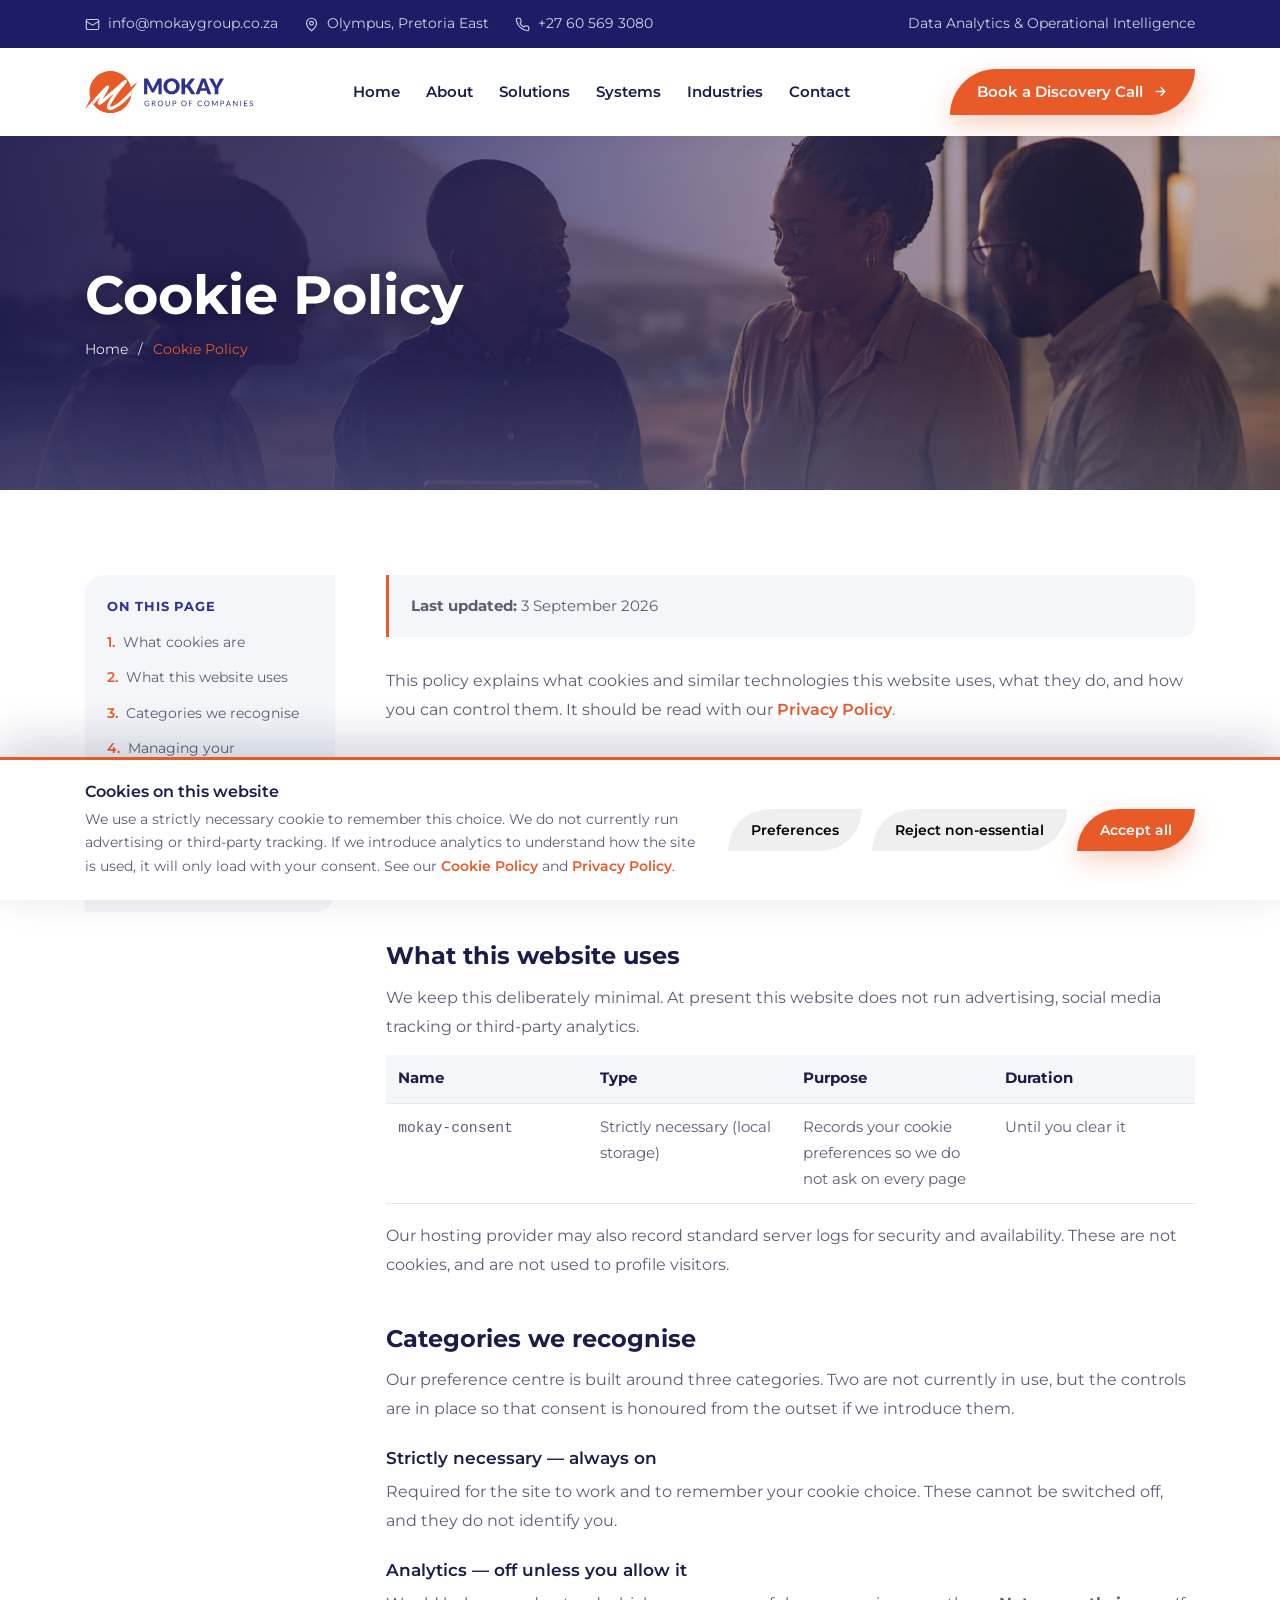
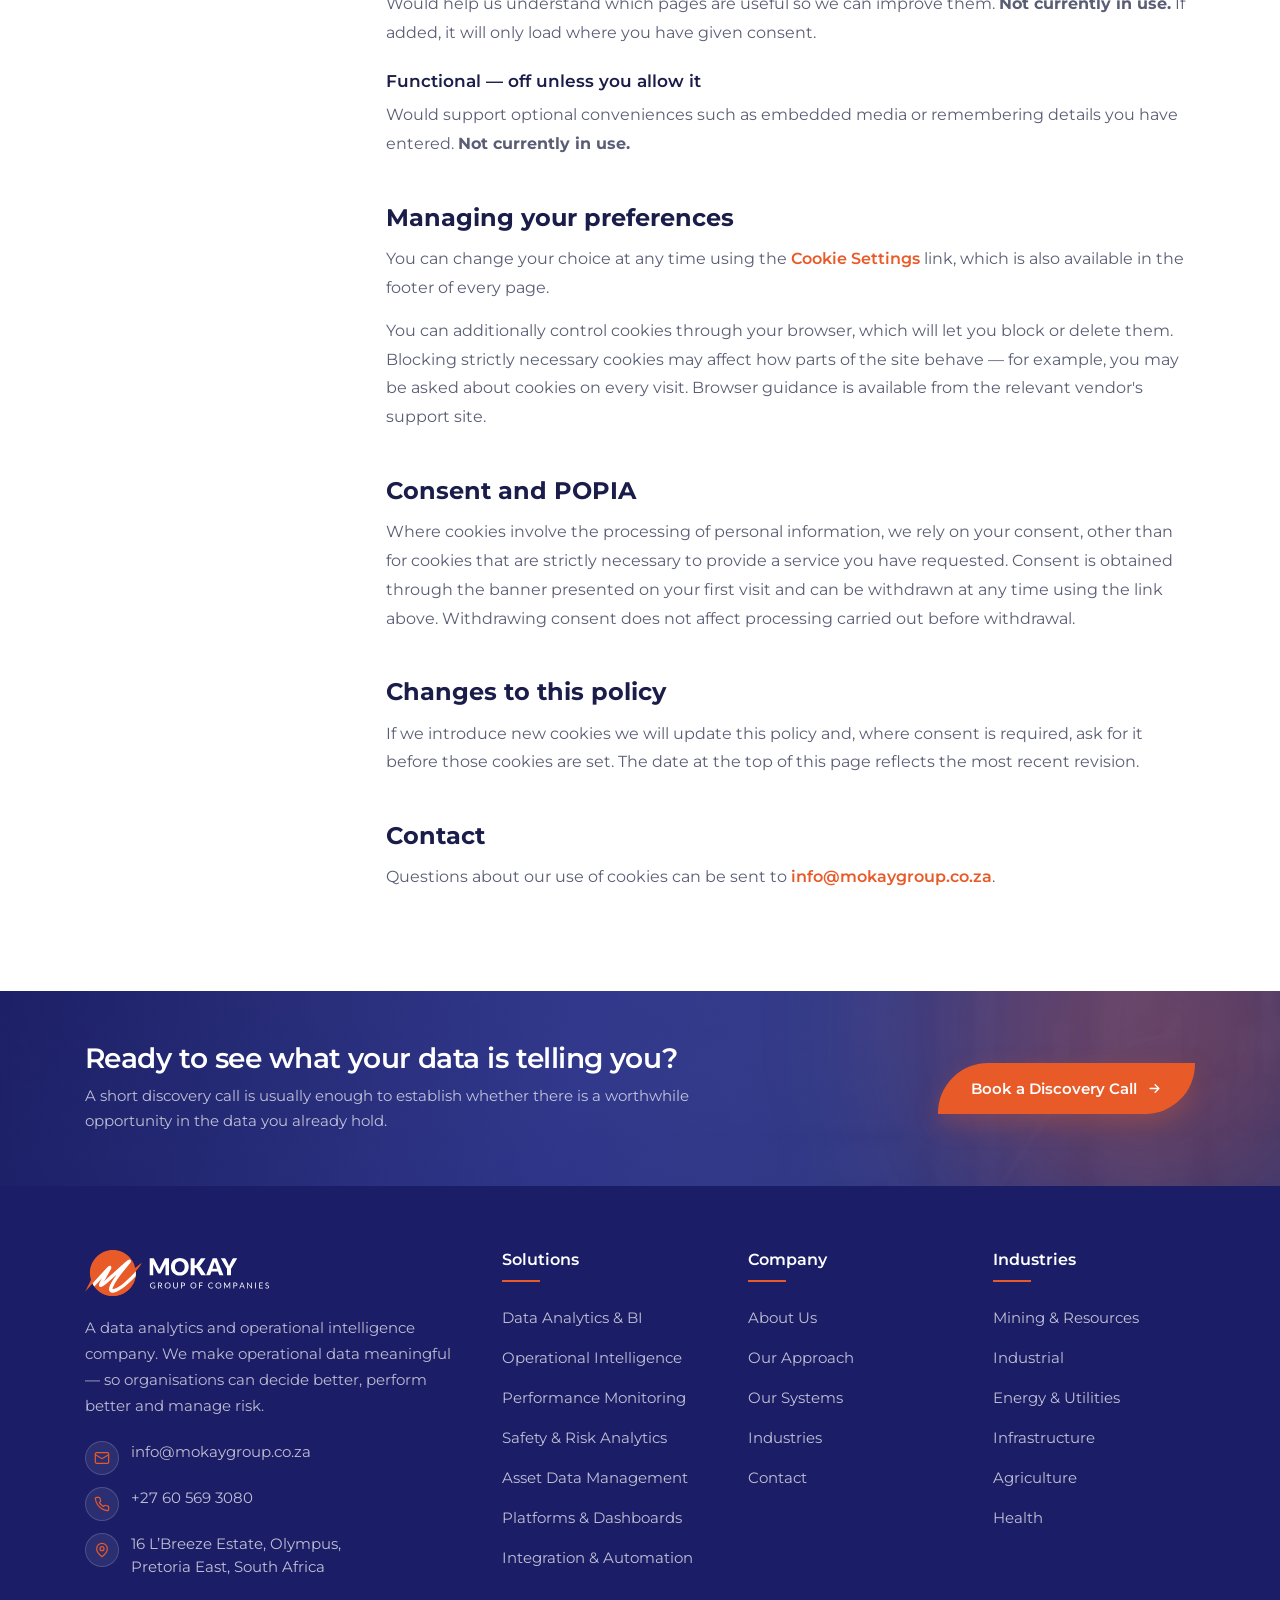
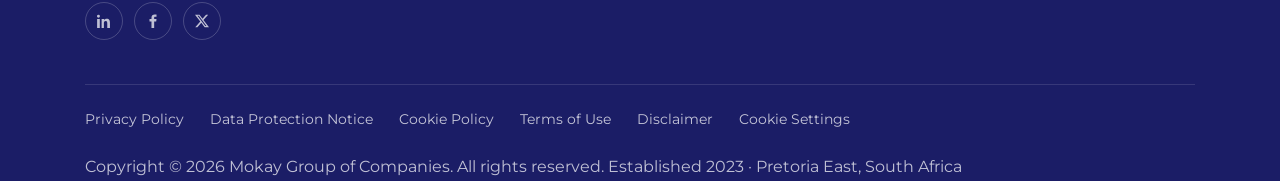
<file: cookie-policy.html>
<!DOCTYPE html>
<html lang="en">
<head>
<meta charset="UTF-8">
<meta name="viewport" content="width=device-width,initial-scale=1">
<title>Cookie Policy — Mokay Group of Companies</title>
<meta name="description" content="What cookies this website uses, why, and how to manage your preferences.">
<meta name="robots" content="index,follow">
<link rel="icon" href="assets/favicon.svg" type="image/svg+xml">
<script>document.documentElement.classList.add("js");</script>
<link rel="stylesheet" href="assets/styles.css">
</head>
<body data-page="legal">

<!-- #HEADER -->
<div class="topbar">
  <div class="container topbar-inner">
    <ul>
      <li><svg class="arw" viewBox="0 0 24 24" fill="none" stroke="currentColor" stroke-width="1.8"><rect x="2" y="4" width="20" height="16" rx="2"/><path d="m2 7 10 6 10-6"/></svg><a href="mailto:info@mokaygroup.co.za">info@mokaygroup.co.za</a></li>
      <li><svg class="arw" viewBox="0 0 24 24" fill="none" stroke="currentColor" stroke-width="1.8"><path d="M20 10c0 6-8 12-8 12s-8-6-8-12a8 8 0 0 1 16 0Z"/><circle cx="12" cy="10" r="3"/></svg>Olympus, Pretoria East</li>
      <li><svg class="arw" viewBox="0 0 24 24" fill="none" stroke="currentColor" stroke-width="1.8"><path d="M22 16.9v3a2 2 0 0 1-2.2 2 19.8 19.8 0 0 1-8.6-3.1 19.5 19.5 0 0 1-6-6A19.8 19.8 0 0 1 2.1 4.2 2 2 0 0 1 4.1 2h3a2 2 0 0 1 2 1.7c.1 1 .4 1.9.7 2.8a2 2 0 0 1-.5 2.1L8.1 9.9a16 16 0 0 0 6 6l1.3-1.3a2 2 0 0 1 2.1-.4c.9.3 1.8.6 2.8.7a2 2 0 0 1 1.7 2Z"/></svg><a href="tel:+27605693080">+27 60 569 3080</a></li>
    </ul>
    <ul class="socials"><li>Data Analytics &amp; Operational Intelligence</li></ul>
  </div>
</div>

<header class="header">
  <div class="container header-inner">
    <a class="logo" href="index.html" aria-label="Mokay Group of Companies — home">
      <img src="assets/logo.svg" alt="Mokay Group of Companies" width="168" height="42">
    </a>
    <ul class="menu" data-menu>
      <li><a href="index.html" data-nav="home">Home</a></li>
      <li><a href="about.html" data-nav="about">About</a></li>
      <li><a href="solutions.html" data-nav="solutions">Solutions</a></li>
      <li><a href="systems.html" data-nav="systems">Systems</a></li>
      <li><a href="industries.html" data-nav="industries">Industries</a></li>
      <li><a href="contact.html" data-nav="contact">Contact</a></li>
    </ul>
    <div class="header-right">
      <a href="contact.html" class="btn btn-orange">Book a Discovery Call <svg class="arw" viewBox="0 0 24 24" fill="none" stroke="currentColor" stroke-width="2.2" stroke-linecap="round" stroke-linejoin="round"><path d="M5 12h14M13 6l6 6-6 6"/></svg></a>
      <button class="burger" data-burger aria-label="Toggle menu"><span></span><span></span><span></span></button>
    </div>
  </div>
</header>
<!-- /#HEADER -->

<section class="banner">
  <img class="banner-bg" src="assets/img/counter-bg.jpg" alt="" aria-hidden="true" width="1920" height="600">
  <div class="container banner-inner">
    <h1>Cookie Policy</h1>
    <div class="crumbs"><a href="index.html">Home</a> / <span>Cookie Policy</span></div>
  </div>
</section>

<section class="section">
  <div class="container legal">
    <aside class="legal-toc">
      <h5>On this page</h5>
      <ol>
          <li><a href="#what-are-cookies">What cookies are</a></li>
          <li><a href="#what-we-use">What this website uses</a></li>
          <li><a href="#categories">Categories we recognise</a></li>
          <li><a href="#managing">Managing your preferences</a></li>
          <li><a href="#consent-basis">Consent and POPIA</a></li>
          <li><a href="#changes">Changes to this policy</a></li>
          <li><a href="#contact">Contact</a></li>
      </ol>
    </aside>
    <div class="legal-body">
      <div class="legal-meta">
        <p><strong>Last updated:</strong> 3 September 2026</p>
      </div>
      <p>This policy explains what cookies and similar technologies this website uses, what they do, and how you can
    control them. It should be read with our <a href="privacy-policy.html">Privacy Policy</a>.</p>

        <h2 id="what-are-cookies">What cookies are</h2>
      <p>A cookie is a small text file placed on your device when you visit a website. Similar technologies —
      <em>local storage</em> and <em>session storage</em> — work in much the same way, storing small amounts of data in
      your browser. In this policy "cookies" covers all of these.</p>

        <h2 id="what-we-use">What this website uses</h2>
      <p>We keep this deliberately minimal. At present this website does not run advertising, social media tracking or
      third-party analytics.</p>
      <table>
        <thead><tr><th>Name</th><th>Type</th><th>Purpose</th><th>Duration</th></tr></thead>
        <tbody>
          <tr><td><code>mokay-consent</code></td><td>Strictly necessary (local storage)</td>
              <td>Records your cookie preferences so we do not ask on every page</td><td>Until you clear it</td></tr>
        </tbody>
      </table>
      <p>Our hosting provider may also record standard server logs for security and availability. These are not cookies,
      and are not used to profile visitors.</p>

        <h2 id="categories">Categories we recognise</h2>
      <p>Our preference centre is built around three categories. Two are not currently in use, but the controls are in
      place so that consent is honoured from the outset if we introduce them.</p>
      <h3>Strictly necessary — always on</h3>
      <p>Required for the site to work and to remember your cookie choice. These cannot be switched off, and they do not
      identify you.</p>
      <h3>Analytics — off unless you allow it</h3>
      <p>Would help us understand which pages are useful so we can improve them. <strong>Not currently in use.</strong>
      If added, it will only load where you have given consent.</p>
      <h3>Functional — off unless you allow it</h3>
      <p>Would support optional conveniences such as embedded media or remembering details you have entered.
      <strong>Not currently in use.</strong></p>

        <h2 id="managing">Managing your preferences</h2>
      <p>You can change your choice at any time using the <a href="#" data-cookie-settings>Cookie Settings</a> link,
      which is also available in the footer of every page.</p>
      <p>You can additionally control cookies through your browser, which will let you block or delete them. Blocking
      strictly necessary cookies may affect how parts of the site behave — for example, you may be asked about cookies
      on every visit. Browser guidance is available from the relevant vendor's support site.</p>

        <h2 id="consent-basis">Consent and POPIA</h2>
      <p>Where cookies involve the processing of personal information, we rely on your consent, other than for cookies
      that are strictly necessary to provide a service you have requested. Consent is obtained through the banner
      presented on your first visit and can be withdrawn at any time using the link above. Withdrawing consent does not
      affect processing carried out before withdrawal.</p>

        <h2 id="changes">Changes to this policy</h2>
      <p>If we introduce new cookies we will update this policy and, where consent is required, ask for it before those
      cookies are set. The date at the top of this page reflects the most recent revision.</p>

        <h2 id="contact">Contact</h2>
      <p>Questions about our use of cookies can be sent to <a href="mailto:info@mokaygroup.co.za">info@mokaygroup.co.za</a>.</p>
    </div>
  </div>
</section>

<!-- #FOOTER -->
<footer class="footer">

  <div class="footer-cta">
    <img class="footer-cta-bg" src="assets/img/cta-bg.jpg" alt="" aria-hidden="true" width="1920" height="1200">
    <div class="container footer-cta-inner">
      <div>
        <h3>Ready to see what your data is telling you?</h3>
        <p>A short discovery call is usually enough to establish whether there is a worthwhile opportunity in the data you already hold.</p>
      </div>
      <a href="contact.html" class="btn btn-orange">Book a Discovery Call <svg class="arw" viewBox="0 0 24 24" fill="none" stroke="currentColor" stroke-width="2.2" stroke-linecap="round" stroke-linejoin="round"><path d="M5 12h14M13 6l6 6-6 6"/></svg></a>
    </div>
  </div>

  <div class="container footer-main">
    <div class="footer-grid">
      <div class="f-brand">
        <div class="footer-logo"><img src="assets/logo-white.svg" alt="Mokay Group of Companies" width="184" height="46"></div>
        <p>A data analytics and operational intelligence company. We make operational data meaningful — so organisations can decide better, perform better and manage risk.</p>
        <ul class="f-contact">
          <li><span class="ico"><svg width="16" height="16" viewBox="0 0 24 24" fill="none" stroke="currentColor" stroke-width="1.8"><rect x="2" y="4" width="20" height="16" rx="2"/><path d="m2 7 10 6 10-6"/></svg></span><a href="mailto:info@mokaygroup.co.za">info@mokaygroup.co.za</a></li>
          <li><span class="ico"><svg width="16" height="16" viewBox="0 0 24 24" fill="none" stroke="currentColor" stroke-width="1.8"><path d="M22 16.9v3a2 2 0 0 1-2.2 2 19.8 19.8 0 0 1-8.6-3.1 19.5 19.5 0 0 1-6-6A19.8 19.8 0 0 1 2.1 4.2 2 2 0 0 1 4.1 2h3a2 2 0 0 1 2 1.7c.1 1 .4 1.9.7 2.8a2 2 0 0 1-.5 2.1L8.1 9.9a16 16 0 0 0 6 6l1.3-1.3a2 2 0 0 1 2.1-.4c.9.3 1.8.6 2.8.7a2 2 0 0 1 1.7 2Z"/></svg></span><a href="tel:+27605693080">+27 60 569 3080</a></li>
          <li><span class="ico"><svg width="16" height="16" viewBox="0 0 24 24" fill="none" stroke="currentColor" stroke-width="1.8"><path d="M20 10c0 6-8 12-8 12s-8-6-8-12a8 8 0 0 1 16 0Z"/><circle cx="12" cy="10" r="3"/></svg></span>16 L’Breeze Estate, Olympus,<br>Pretoria East, South Africa</li>
        </ul>
        <div class="socials-row">
          <a href="#" aria-label="LinkedIn"><svg width="14" height="14" viewBox="0 0 24 24" fill="currentColor"><path d="M4.98 3.5A2.5 2.5 0 1 1 0 3.5a2.5 2.5 0 0 1 4.98 0ZM.2 8.4h4.6V24H.2V8.4Zm7.7 0h4.4v2.1h.06c.61-1.1 2.1-2.3 4.34-2.3 4.64 0 5.5 3 5.5 6.9V24h-4.6v-7.9c0-1.9-.03-4.3-2.7-4.3-2.7 0-3.1 2-3.1 4.2V24H7.9V8.4Z"/></svg></a>
          <a href="#" aria-label="Facebook"><svg width="14" height="14" viewBox="0 0 24 24" fill="currentColor"><path d="M14 8.5V6.2c0-.9.2-1.4 1.6-1.4H18V.8C17.6.8 16.3.7 14.8.7c-3.2 0-5.4 2-5.4 5.6v2.2H6v4.3h3.4V24H14V12.8h3.5l.5-4.3H14Z"/></svg></a>
          <a href="#" aria-label="X"><svg width="14" height="14" viewBox="0 0 24 24" fill="currentColor"><path d="M18.9 1.2h3.7l-8.1 9.2 9.5 12.4h-7.4l-5.8-7.6-6.7 7.6H.4l8.6-9.9L0 1.2h7.6l5.2 6.9 6.1-6.9Zm-1.3 19.4h2L6.5 3.2h-2.2l13.3 17.4Z"/></svg></a>
        </div>
      </div>
      <div>
        <h5>Solutions</h5>
        <ul>
          <li><a href="solutions.html#analytics">Data Analytics &amp; BI</a></li>
          <li><a href="solutions.html#operational">Operational Intelligence</a></li>
          <li><a href="solutions.html#performance">Performance Monitoring</a></li>
          <li><a href="solutions.html#safety">Safety &amp; Risk Analytics</a></li>
          <li><a href="solutions.html#asset">Asset Data Management</a></li>
          <li><a href="solutions.html#platforms">Platforms &amp; Dashboards</a></li>
          <li><a href="solutions.html#integration">Integration &amp; Automation</a></li>
        </ul>
      </div>
      <div>
        <h5>Company</h5>
        <ul>
          <li><a href="about.html">About Us</a></li>
          <li><a href="about.html#approach">Our Approach</a></li>
          <li><a href="systems.html">Our Systems</a></li>
          <li><a href="industries.html">Industries</a></li>
          <li><a href="contact.html">Contact</a></li>
        </ul>
      </div>
      <div>
        <h5>Industries</h5>
        <ul>
          <li><a href="industries.html#mining">Mining &amp; Resources</a></li>
          <li><a href="industries.html#industrial">Industrial</a></li>
          <li><a href="industries.html#energy">Energy &amp; Utilities</a></li>
          <li><a href="industries.html#infrastructure">Infrastructure</a></li>
          <li><a href="industries.html#agriculture">Agriculture</a></li>
          <li><a href="industries.html#health">Health</a></li>
        </ul>
      </div>
    </div>
    <ul class="foot-links">
      <li><a href="privacy-policy.html">Privacy Policy</a></li>
      <li><a href="data-protection.html">Data Protection Notice</a></li>
      <li><a href="cookie-policy.html">Cookie Policy</a></li>
      <li><a href="terms-of-use.html">Terms of Use</a></li>
      <li><a href="disclaimer.html">Disclaimer</a></li>
      <li><a href="#" data-cookie-settings>Cookie Settings</a></li>
    </ul>
    <div class="foot-bot">
      <span>Copyright © <span data-year>2026</span> Mokay Group of Companies. All rights reserved.</span>
      <span>Established 2023 · Pretoria East, South Africa</span>
    </div>
  </div>
</footer>

<button class="to-top" data-to-top aria-label="Back to top">
  <svg width="18" height="18" viewBox="0 0 24 24" fill="none" stroke="currentColor" stroke-width="2.4" stroke-linecap="round" stroke-linejoin="round"><path d="M12 19V5M5 12l7-7 7 7"/></svg>
</button>
<!-- /#FOOTER -->
<!-- #COOKIE -->
<div class="cookie" data-cookie role="dialog" aria-label="Cookie preferences" aria-live="polite" hidden>
  <div class="container">
    <div class="cookie-inner">
      <div>
        <h4>Cookies on this website</h4>
        <p>We use a strictly necessary cookie to remember this choice. We do not currently run advertising or
        third-party tracking. If we introduce analytics to understand how the site is used, it will only load
        with your consent. See our <a href="cookie-policy.html">Cookie Policy</a> and
        <a href="privacy-policy.html">Privacy Policy</a>.</p>
      </div>
      <div class="cookie-actions">
        <button type="button" class="btn btn-outline-dark" data-consent="prefs">Preferences</button>
        <button type="button" class="btn btn-outline-dark" data-consent="reject">Reject non-essential</button>
        <button type="button" class="btn btn-orange" data-consent="accept">Accept all</button>
      </div>
    </div>
    <div class="cookie-prefs" data-cookie-prefs>
      <label class="cookie-opt">
        <input type="checkbox" data-cat="necessary" checked disabled>
        <span><b>Strictly necessary <span class="locked">Always on</span></b>
        <span>Required for the site to function and to remember your cookie choice. Cannot be switched off.</span></span>
      </label>
      <label class="cookie-opt">
        <input type="checkbox" data-cat="analytics">
        <span><b>Analytics</b>
        <span>Helps us understand which pages are useful so we can improve them. Not currently in use — this setting applies if we add it.</span></span>
      </label>
      <label class="cookie-opt">
        <input type="checkbox" data-cat="functional">
        <span><b>Functional</b>
        <span>Enables optional conveniences such as embedded media or remembering form details between visits.</span></span>
      </label>
      <div style="padding-top:16px">
        <button type="button" class="btn btn-orange" data-consent="save">Save preferences</button>
      </div>
    </div>
  </div>
</div>
<!-- /#COOKIE -->

<script src="assets/app.js"></script>
</body>
</html>
</file>
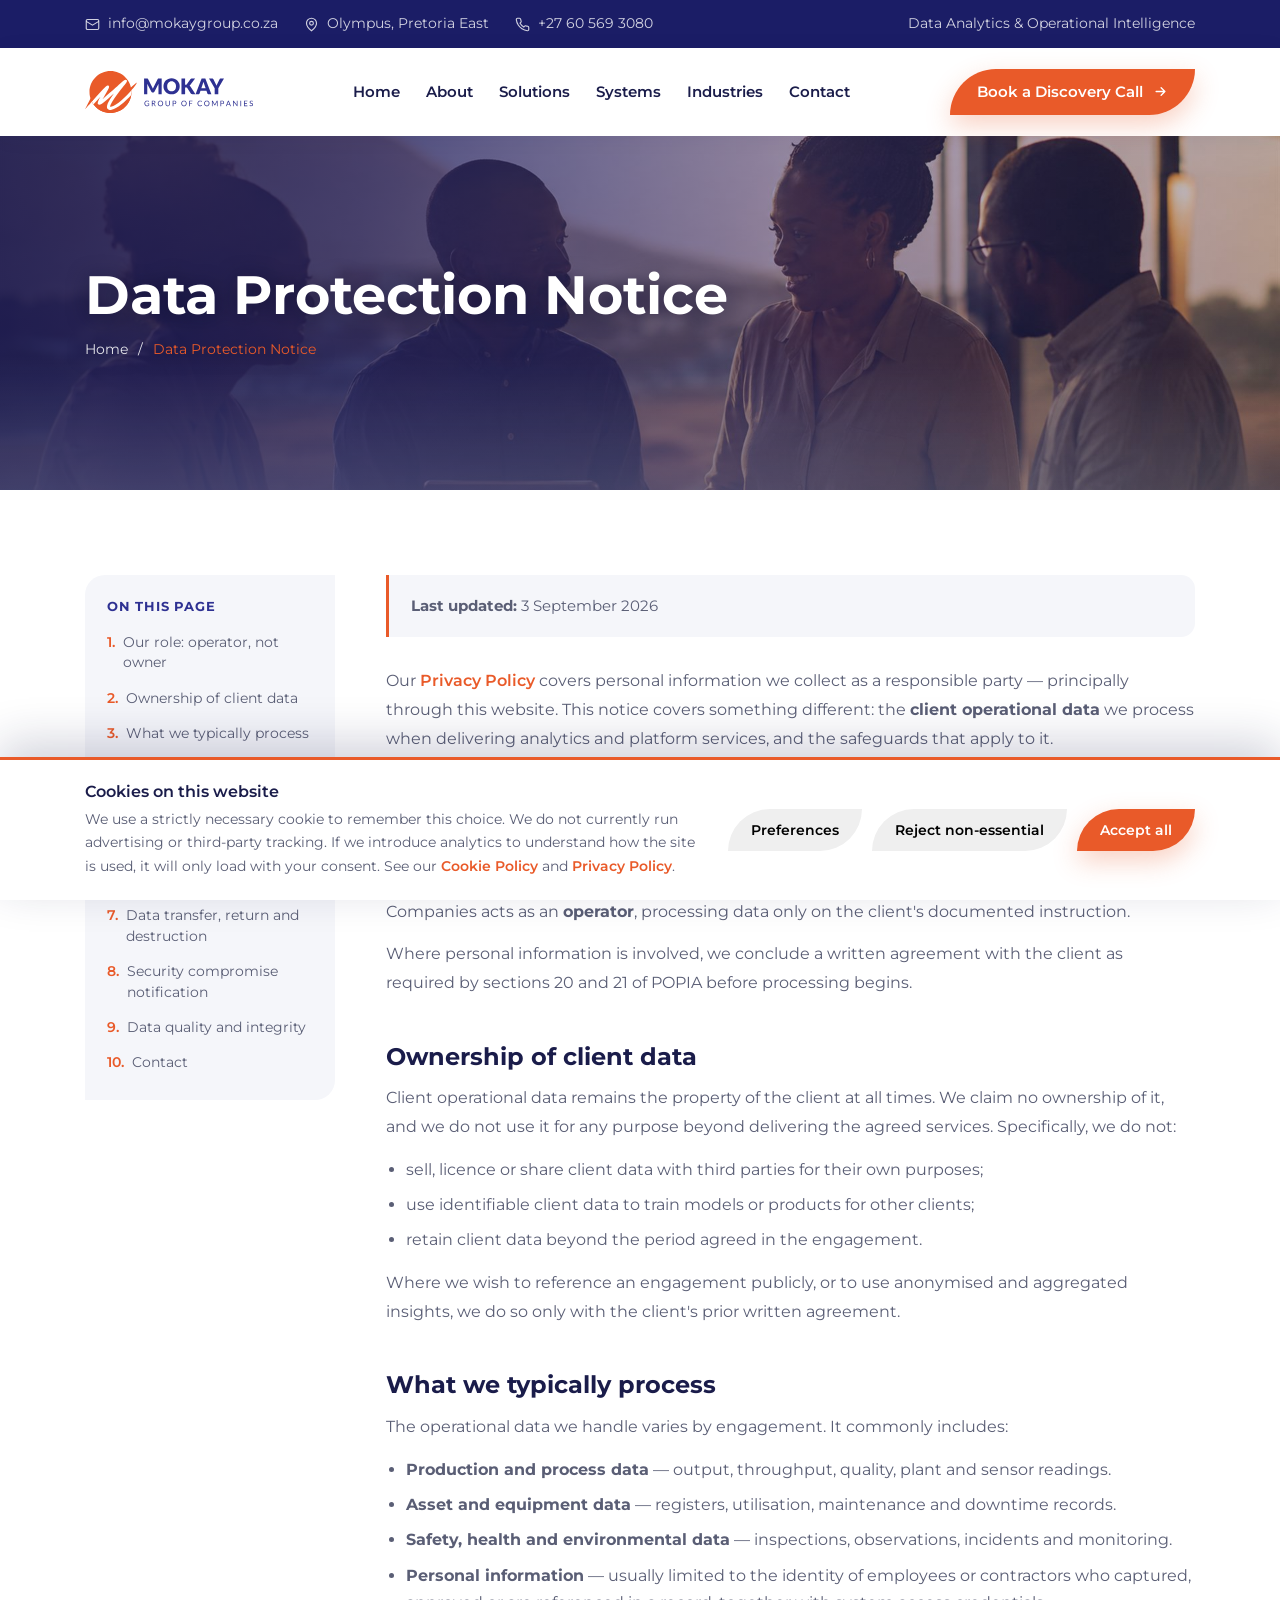
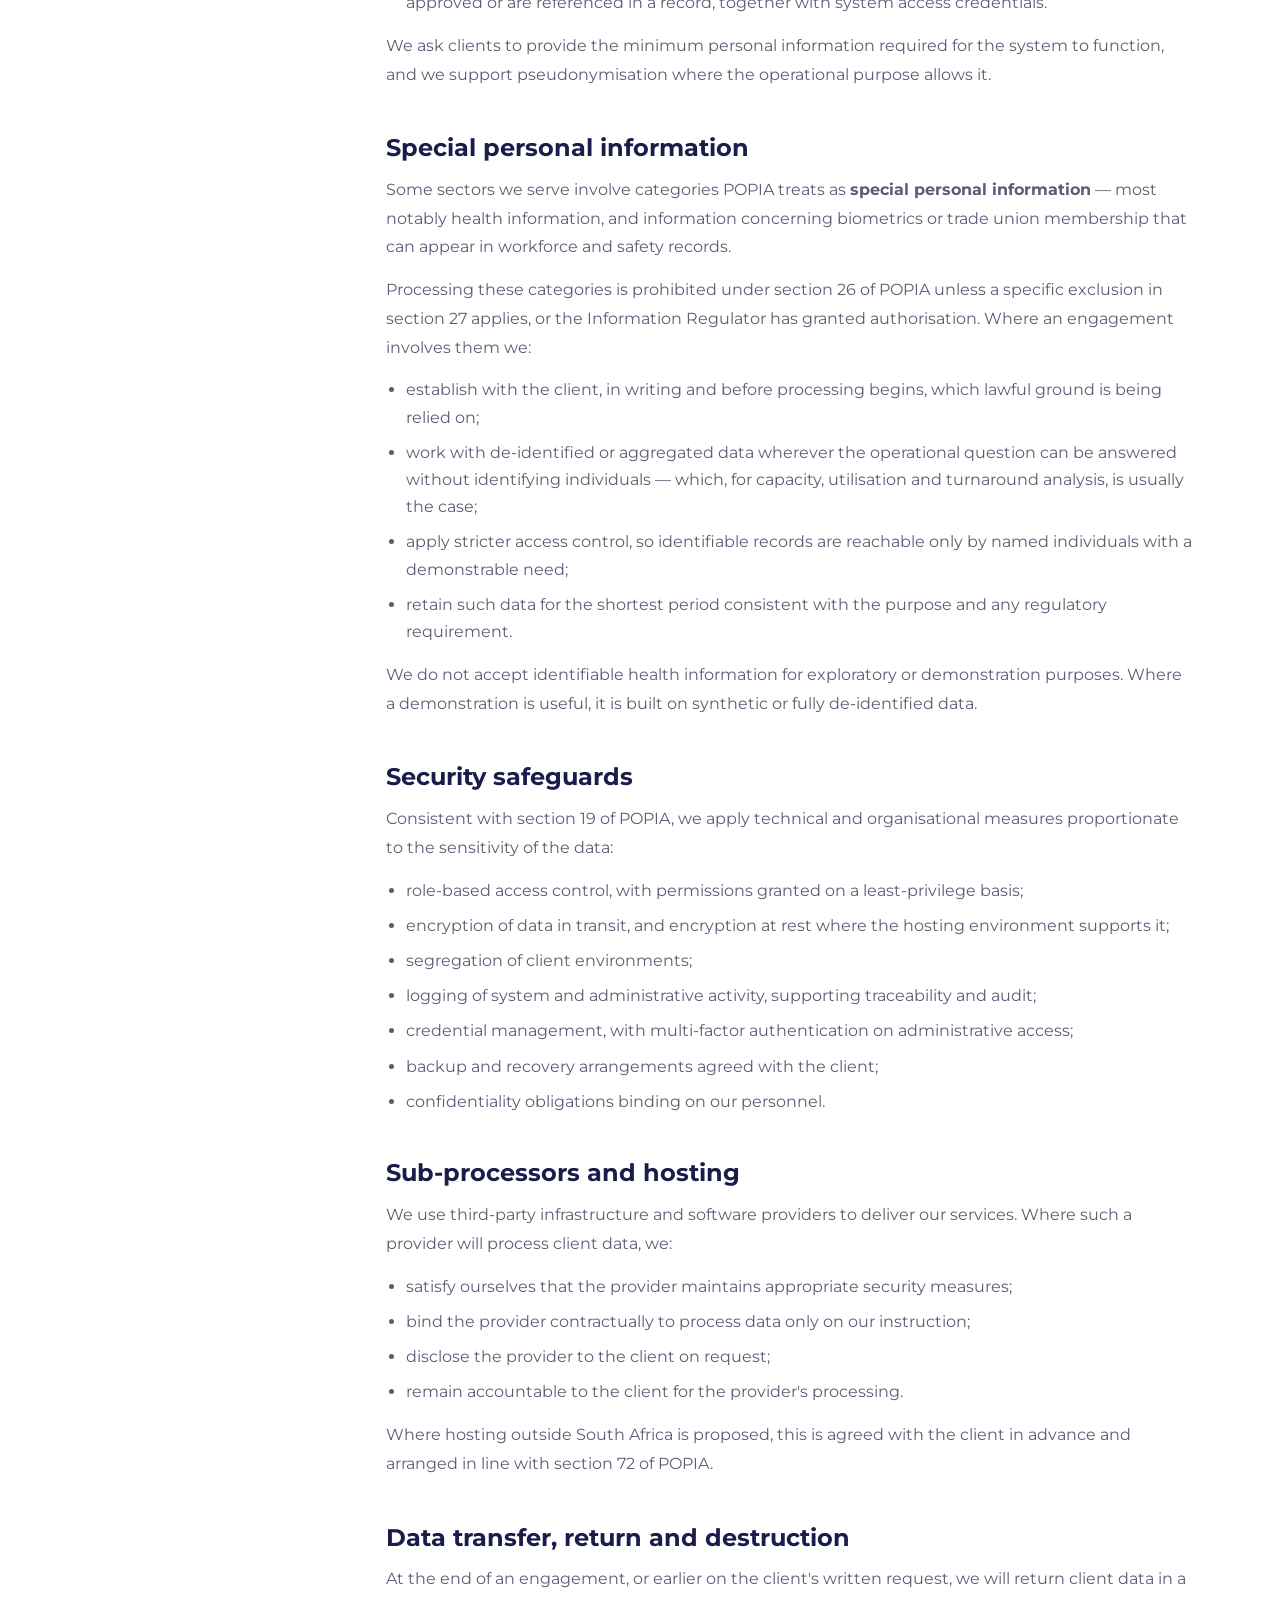
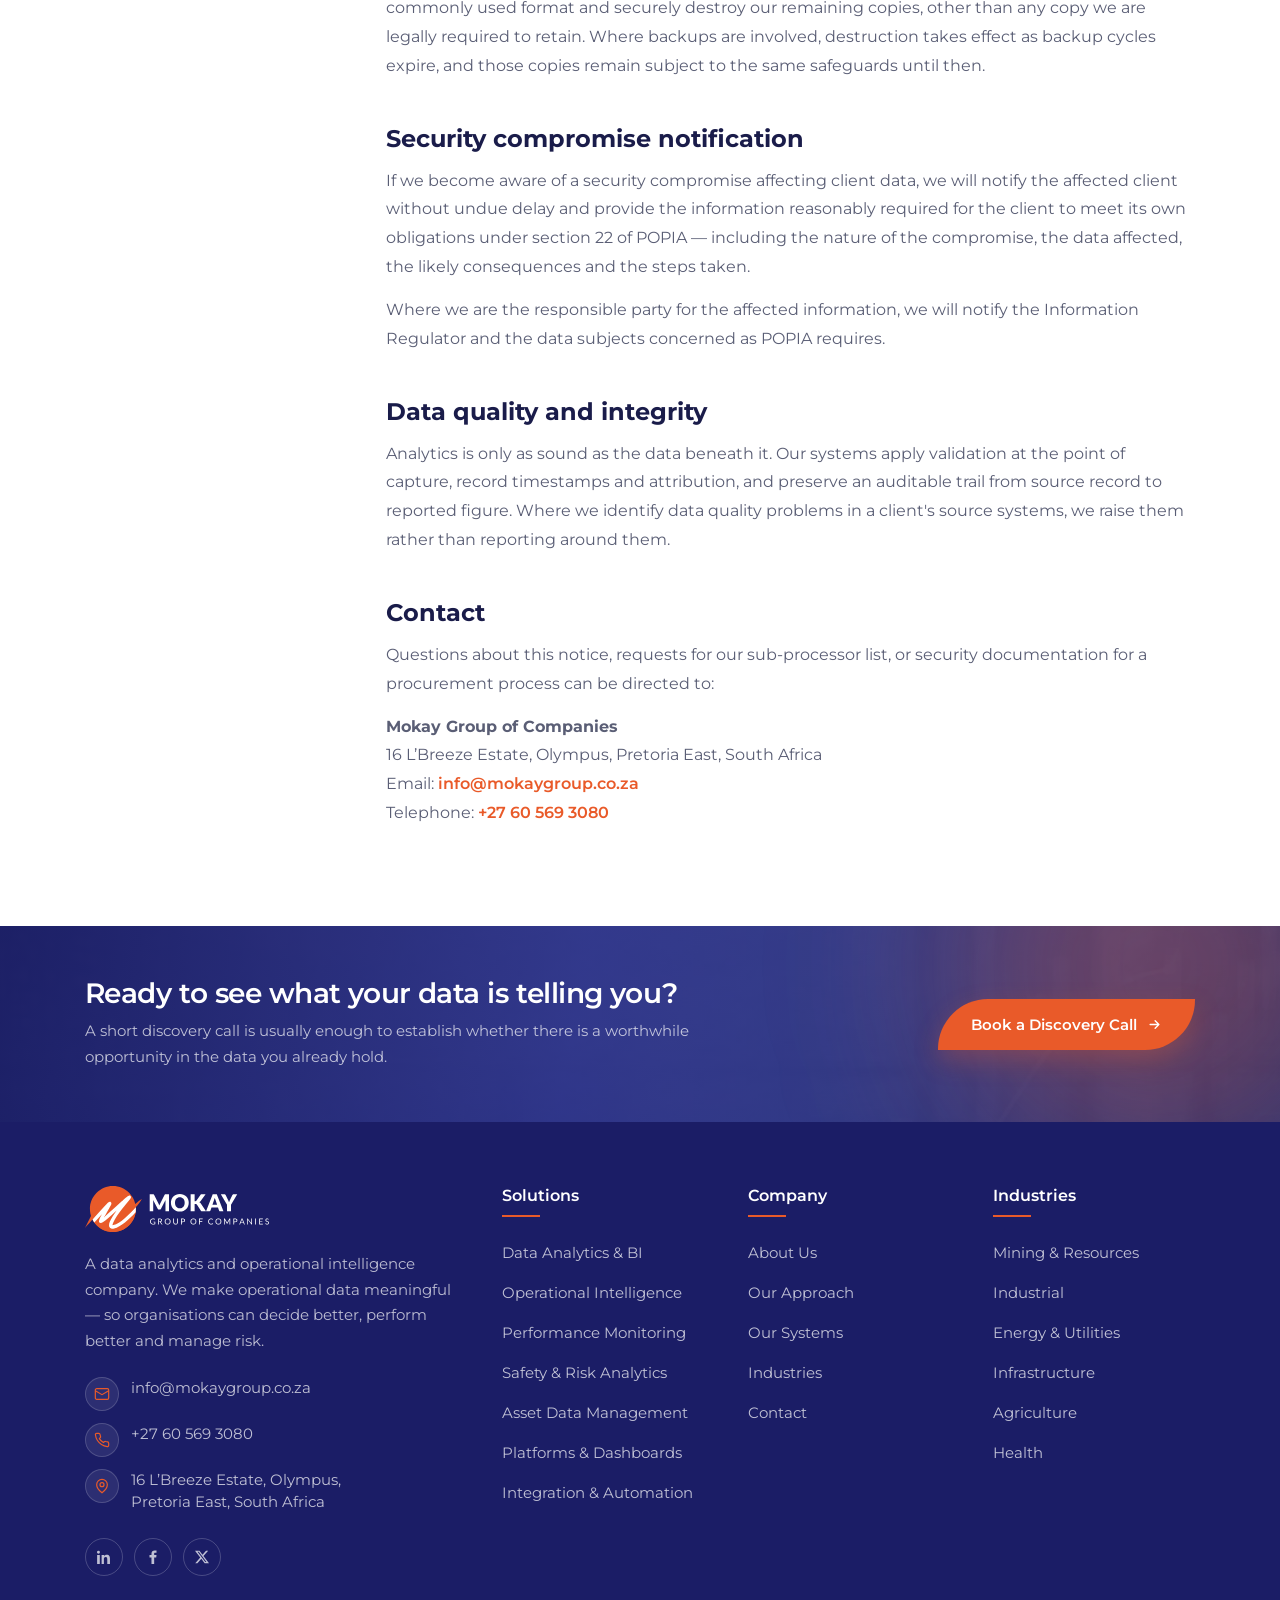
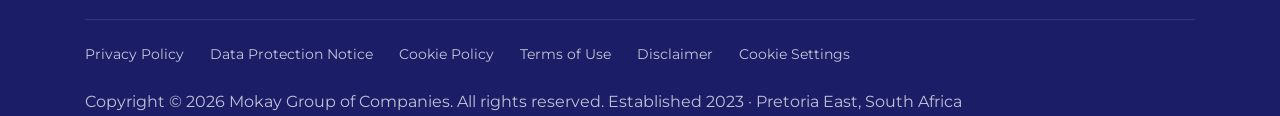
<file: data-protection.html>
<!DOCTYPE html>
<html lang="en">
<head>
<meta charset="UTF-8">
<meta name="viewport" content="width=device-width,initial-scale=1">
<title>Data Protection Notice — Mokay Group of Companies</title>
<meta name="description" content="How Mokay Group handles client operational data as an operator under POPIA — security safeguards, sub-processors, retention, ownership and breach notification.">
<meta name="robots" content="index,follow">
<link rel="icon" href="assets/favicon.svg" type="image/svg+xml">
<script>document.documentElement.classList.add("js");</script>
<link rel="stylesheet" href="assets/styles.css">
</head>
<body data-page="legal">

<!-- #HEADER -->
<div class="topbar">
  <div class="container topbar-inner">
    <ul>
      <li><svg class="arw" viewBox="0 0 24 24" fill="none" stroke="currentColor" stroke-width="1.8"><rect x="2" y="4" width="20" height="16" rx="2"/><path d="m2 7 10 6 10-6"/></svg><a href="mailto:info@mokaygroup.co.za">info@mokaygroup.co.za</a></li>
      <li><svg class="arw" viewBox="0 0 24 24" fill="none" stroke="currentColor" stroke-width="1.8"><path d="M20 10c0 6-8 12-8 12s-8-6-8-12a8 8 0 0 1 16 0Z"/><circle cx="12" cy="10" r="3"/></svg>Olympus, Pretoria East</li>
      <li><svg class="arw" viewBox="0 0 24 24" fill="none" stroke="currentColor" stroke-width="1.8"><path d="M22 16.9v3a2 2 0 0 1-2.2 2 19.8 19.8 0 0 1-8.6-3.1 19.5 19.5 0 0 1-6-6A19.8 19.8 0 0 1 2.1 4.2 2 2 0 0 1 4.1 2h3a2 2 0 0 1 2 1.7c.1 1 .4 1.9.7 2.8a2 2 0 0 1-.5 2.1L8.1 9.9a16 16 0 0 0 6 6l1.3-1.3a2 2 0 0 1 2.1-.4c.9.3 1.8.6 2.8.7a2 2 0 0 1 1.7 2Z"/></svg><a href="tel:+27605693080">+27 60 569 3080</a></li>
    </ul>
    <ul class="socials"><li>Data Analytics &amp; Operational Intelligence</li></ul>
  </div>
</div>

<header class="header">
  <div class="container header-inner">
    <a class="logo" href="index.html" aria-label="Mokay Group of Companies — home">
      <img src="assets/logo.svg" alt="Mokay Group of Companies" width="168" height="42">
    </a>
    <ul class="menu" data-menu>
      <li><a href="index.html" data-nav="home">Home</a></li>
      <li><a href="about.html" data-nav="about">About</a></li>
      <li><a href="solutions.html" data-nav="solutions">Solutions</a></li>
      <li><a href="systems.html" data-nav="systems">Systems</a></li>
      <li><a href="industries.html" data-nav="industries">Industries</a></li>
      <li><a href="contact.html" data-nav="contact">Contact</a></li>
    </ul>
    <div class="header-right">
      <a href="contact.html" class="btn btn-orange">Book a Discovery Call <svg class="arw" viewBox="0 0 24 24" fill="none" stroke="currentColor" stroke-width="2.2" stroke-linecap="round" stroke-linejoin="round"><path d="M5 12h14M13 6l6 6-6 6"/></svg></a>
      <button class="burger" data-burger aria-label="Toggle menu"><span></span><span></span><span></span></button>
    </div>
  </div>
</header>
<!-- /#HEADER -->

<section class="banner">
  <img class="banner-bg" src="assets/img/counter-bg.jpg" alt="" aria-hidden="true" width="1920" height="600">
  <div class="container banner-inner">
    <h1>Data Protection Notice</h1>
    <div class="crumbs"><a href="index.html">Home</a> / <span>Data Protection Notice</span></div>
  </div>
</section>

<section class="section">
  <div class="container legal">
    <aside class="legal-toc">
      <h5>On this page</h5>
      <ol>
          <li><a href="#roles">Our role: operator, not owner</a></li>
          <li><a href="#ownership">Ownership of client data</a></li>
          <li><a href="#categories">What we typically process</a></li>
          <li><a href="#special">Special personal information</a></li>
          <li><a href="#safeguards">Security safeguards</a></li>
          <li><a href="#sub-processors">Sub-processors and hosting</a></li>
          <li><a href="#transfer">Data transfer, return and destruction</a></li>
          <li><a href="#breach">Security compromise notification</a></li>
          <li><a href="#quality">Data quality and integrity</a></li>
          <li><a href="#contact">Contact</a></li>
      </ol>
    </aside>
    <div class="legal-body">
      <div class="legal-meta">
        <p><strong>Last updated:</strong> 3 September 2026</p>
      </div>
      <p>Our <a href="privacy-policy.html">Privacy Policy</a> covers personal information we collect as a responsible
    party — principally through this website. This notice covers something different: the <strong>client operational
    data</strong> we process when delivering analytics and platform services, and the safeguards that apply to it.</p>

        <h2 id="roles">Our role: operator, not owner</h2>
      <p>When we build, host or support an analytics platform for a client, the client determines why and how the data is
      processed. Under POPIA the client is the <strong>responsible party</strong> and Mokay Group of Companies acts as an
      <strong>operator</strong>, processing data only on the client's documented instruction.</p>
      <p>Where personal information is involved, we conclude a written agreement with the client as required by
      sections 20 and 21 of POPIA before processing begins.</p>

        <h2 id="ownership">Ownership of client data</h2>
      <p>Client operational data remains the property of the client at all times. We claim no ownership of it, and we do
      not use it for any purpose beyond delivering the agreed services. Specifically, we do not:</p>
      <ul>
        <li>sell, licence or share client data with third parties for their own purposes;</li>
        <li>use identifiable client data to train models or products for other clients;</li>
        <li>retain client data beyond the period agreed in the engagement.</li>
      </ul>
      <p>Where we wish to reference an engagement publicly, or to use anonymised and aggregated insights, we do so only
      with the client's prior written agreement.</p>

        <h2 id="categories">What we typically process</h2>
      <p>The operational data we handle varies by engagement. It commonly includes:</p>
      <ul>
        <li><strong>Production and process data</strong> — output, throughput, quality, plant and sensor readings.</li>
        <li><strong>Asset and equipment data</strong> — registers, utilisation, maintenance and downtime records.</li>
        <li><strong>Safety, health and environmental data</strong> — inspections, observations, incidents and monitoring.</li>
        <li><strong>Personal information</strong> — usually limited to the identity of employees or contractors who
        captured, approved or are referenced in a record, together with system access credentials.</li>
      </ul>
      <p>We ask clients to provide the minimum personal information required for the system to function, and we support
      pseudonymisation where the operational purpose allows it.</p>

        <h2 id="special">Special personal information</h2>
      <p>Some sectors we serve involve categories POPIA treats as <strong>special personal information</strong> — most
      notably health information, and information concerning biometrics or trade union membership that can appear in
      workforce and safety records.</p>
      <p>Processing these categories is prohibited under section 26 of POPIA unless a specific exclusion in section 27
      applies, or the Information Regulator has granted authorisation. Where an engagement involves them we:</p>
      <ul>
        <li>establish with the client, in writing and before processing begins, which lawful ground is being relied on;</li>
        <li>work with de-identified or aggregated data wherever the operational question can be answered without
        identifying individuals — which, for capacity, utilisation and turnaround analysis, is usually the case;</li>
        <li>apply stricter access control, so identifiable records are reachable only by named individuals with a
        demonstrable need;</li>
        <li>retain such data for the shortest period consistent with the purpose and any regulatory requirement.</li>
      </ul>
      <p>We do not accept identifiable health information for exploratory or demonstration purposes. Where a
      demonstration is useful, it is built on synthetic or fully de-identified data.</p>

        <h2 id="safeguards">Security safeguards</h2>
      <p>Consistent with section 19 of POPIA, we apply technical and organisational measures proportionate to the
      sensitivity of the data:</p>
      <ul>
        <li>role-based access control, with permissions granted on a least-privilege basis;</li>
        <li>encryption of data in transit, and encryption at rest where the hosting environment supports it;</li>
        <li>segregation of client environments;</li>
        <li>logging of system and administrative activity, supporting traceability and audit;</li>
        <li>credential management, with multi-factor authentication on administrative access;</li>
        <li>backup and recovery arrangements agreed with the client;</li>
        <li>confidentiality obligations binding on our personnel.</li>
      </ul>

        <h2 id="sub-processors">Sub-processors and hosting</h2>
      <p>We use third-party infrastructure and software providers to deliver our services. Where such a provider will
      process client data, we:</p>
      <ul>
        <li>satisfy ourselves that the provider maintains appropriate security measures;</li>
        <li>bind the provider contractually to process data only on our instruction;</li>
        <li>disclose the provider to the client on request;</li>
        <li>remain accountable to the client for the provider's processing.</li>
      </ul>
      <p>Where hosting outside South Africa is proposed, this is agreed with the client in advance and arranged in line
      with section 72 of POPIA.</p>

        <h2 id="transfer">Data transfer, return and destruction</h2>
      <p>At the end of an engagement, or earlier on the client's written request, we will return client data in a
      commonly used format and securely destroy our remaining copies, other than any copy we are legally required to
      retain. Where backups are involved, destruction takes effect as backup cycles expire, and those copies remain
      subject to the same safeguards until then.</p>

        <h2 id="breach">Security compromise notification</h2>
      <p>If we become aware of a security compromise affecting client data, we will notify the affected client without
      undue delay and provide the information reasonably required for the client to meet its own obligations under
      section 22 of POPIA — including the nature of the compromise, the data affected, the likely consequences and the
      steps taken.</p>
      <p>Where we are the responsible party for the affected information, we will notify the Information Regulator and
      the data subjects concerned as POPIA requires.</p>

        <h2 id="quality">Data quality and integrity</h2>
      <p>Analytics is only as sound as the data beneath it. Our systems apply validation at the point of capture,
      record timestamps and attribution, and preserve an auditable trail from source record to reported figure. Where
      we identify data quality problems in a client's source systems, we raise them rather than reporting around them.</p>

        <h2 id="contact">Contact</h2>
      <p>Questions about this notice, requests for our sub-processor list, or security documentation for a procurement
      process can be directed to:</p>
      <p><strong>Mokay Group of Companies</strong><br>16 L’Breeze Estate, Olympus, Pretoria East, South Africa<br>
      Email: <a href="mailto:info@mokaygroup.co.za">info@mokaygroup.co.za</a><br>
      Telephone: <a href="tel:+27605693080">+27 60 569 3080</a></p>
    </div>
  </div>
</section>

<!-- #FOOTER -->
<footer class="footer">

  <div class="footer-cta">
    <img class="footer-cta-bg" src="assets/img/cta-bg.jpg" alt="" aria-hidden="true" width="1920" height="1200">
    <div class="container footer-cta-inner">
      <div>
        <h3>Ready to see what your data is telling you?</h3>
        <p>A short discovery call is usually enough to establish whether there is a worthwhile opportunity in the data you already hold.</p>
      </div>
      <a href="contact.html" class="btn btn-orange">Book a Discovery Call <svg class="arw" viewBox="0 0 24 24" fill="none" stroke="currentColor" stroke-width="2.2" stroke-linecap="round" stroke-linejoin="round"><path d="M5 12h14M13 6l6 6-6 6"/></svg></a>
    </div>
  </div>

  <div class="container footer-main">
    <div class="footer-grid">
      <div class="f-brand">
        <div class="footer-logo"><img src="assets/logo-white.svg" alt="Mokay Group of Companies" width="184" height="46"></div>
        <p>A data analytics and operational intelligence company. We make operational data meaningful — so organisations can decide better, perform better and manage risk.</p>
        <ul class="f-contact">
          <li><span class="ico"><svg width="16" height="16" viewBox="0 0 24 24" fill="none" stroke="currentColor" stroke-width="1.8"><rect x="2" y="4" width="20" height="16" rx="2"/><path d="m2 7 10 6 10-6"/></svg></span><a href="mailto:info@mokaygroup.co.za">info@mokaygroup.co.za</a></li>
          <li><span class="ico"><svg width="16" height="16" viewBox="0 0 24 24" fill="none" stroke="currentColor" stroke-width="1.8"><path d="M22 16.9v3a2 2 0 0 1-2.2 2 19.8 19.8 0 0 1-8.6-3.1 19.5 19.5 0 0 1-6-6A19.8 19.8 0 0 1 2.1 4.2 2 2 0 0 1 4.1 2h3a2 2 0 0 1 2 1.7c.1 1 .4 1.9.7 2.8a2 2 0 0 1-.5 2.1L8.1 9.9a16 16 0 0 0 6 6l1.3-1.3a2 2 0 0 1 2.1-.4c.9.3 1.8.6 2.8.7a2 2 0 0 1 1.7 2Z"/></svg></span><a href="tel:+27605693080">+27 60 569 3080</a></li>
          <li><span class="ico"><svg width="16" height="16" viewBox="0 0 24 24" fill="none" stroke="currentColor" stroke-width="1.8"><path d="M20 10c0 6-8 12-8 12s-8-6-8-12a8 8 0 0 1 16 0Z"/><circle cx="12" cy="10" r="3"/></svg></span>16 L’Breeze Estate, Olympus,<br>Pretoria East, South Africa</li>
        </ul>
        <div class="socials-row">
          <a href="#" aria-label="LinkedIn"><svg width="14" height="14" viewBox="0 0 24 24" fill="currentColor"><path d="M4.98 3.5A2.5 2.5 0 1 1 0 3.5a2.5 2.5 0 0 1 4.98 0ZM.2 8.4h4.6V24H.2V8.4Zm7.7 0h4.4v2.1h.06c.61-1.1 2.1-2.3 4.34-2.3 4.64 0 5.5 3 5.5 6.9V24h-4.6v-7.9c0-1.9-.03-4.3-2.7-4.3-2.7 0-3.1 2-3.1 4.2V24H7.9V8.4Z"/></svg></a>
          <a href="#" aria-label="Facebook"><svg width="14" height="14" viewBox="0 0 24 24" fill="currentColor"><path d="M14 8.5V6.2c0-.9.2-1.4 1.6-1.4H18V.8C17.6.8 16.3.7 14.8.7c-3.2 0-5.4 2-5.4 5.6v2.2H6v4.3h3.4V24H14V12.8h3.5l.5-4.3H14Z"/></svg></a>
          <a href="#" aria-label="X"><svg width="14" height="14" viewBox="0 0 24 24" fill="currentColor"><path d="M18.9 1.2h3.7l-8.1 9.2 9.5 12.4h-7.4l-5.8-7.6-6.7 7.6H.4l8.6-9.9L0 1.2h7.6l5.2 6.9 6.1-6.9Zm-1.3 19.4h2L6.5 3.2h-2.2l13.3 17.4Z"/></svg></a>
        </div>
      </div>
      <div>
        <h5>Solutions</h5>
        <ul>
          <li><a href="solutions.html#analytics">Data Analytics &amp; BI</a></li>
          <li><a href="solutions.html#operational">Operational Intelligence</a></li>
          <li><a href="solutions.html#performance">Performance Monitoring</a></li>
          <li><a href="solutions.html#safety">Safety &amp; Risk Analytics</a></li>
          <li><a href="solutions.html#asset">Asset Data Management</a></li>
          <li><a href="solutions.html#platforms">Platforms &amp; Dashboards</a></li>
          <li><a href="solutions.html#integration">Integration &amp; Automation</a></li>
        </ul>
      </div>
      <div>
        <h5>Company</h5>
        <ul>
          <li><a href="about.html">About Us</a></li>
          <li><a href="about.html#approach">Our Approach</a></li>
          <li><a href="systems.html">Our Systems</a></li>
          <li><a href="industries.html">Industries</a></li>
          <li><a href="contact.html">Contact</a></li>
        </ul>
      </div>
      <div>
        <h5>Industries</h5>
        <ul>
          <li><a href="industries.html#mining">Mining &amp; Resources</a></li>
          <li><a href="industries.html#industrial">Industrial</a></li>
          <li><a href="industries.html#energy">Energy &amp; Utilities</a></li>
          <li><a href="industries.html#infrastructure">Infrastructure</a></li>
          <li><a href="industries.html#agriculture">Agriculture</a></li>
          <li><a href="industries.html#health">Health</a></li>
        </ul>
      </div>
    </div>
    <ul class="foot-links">
      <li><a href="privacy-policy.html">Privacy Policy</a></li>
      <li><a href="data-protection.html">Data Protection Notice</a></li>
      <li><a href="cookie-policy.html">Cookie Policy</a></li>
      <li><a href="terms-of-use.html">Terms of Use</a></li>
      <li><a href="disclaimer.html">Disclaimer</a></li>
      <li><a href="#" data-cookie-settings>Cookie Settings</a></li>
    </ul>
    <div class="foot-bot">
      <span>Copyright © <span data-year>2026</span> Mokay Group of Companies. All rights reserved.</span>
      <span>Established 2023 · Pretoria East, South Africa</span>
    </div>
  </div>
</footer>

<button class="to-top" data-to-top aria-label="Back to top">
  <svg width="18" height="18" viewBox="0 0 24 24" fill="none" stroke="currentColor" stroke-width="2.4" stroke-linecap="round" stroke-linejoin="round"><path d="M12 19V5M5 12l7-7 7 7"/></svg>
</button>
<!-- /#FOOTER -->
<!-- #COOKIE -->
<div class="cookie" data-cookie role="dialog" aria-label="Cookie preferences" aria-live="polite" hidden>
  <div class="container">
    <div class="cookie-inner">
      <div>
        <h4>Cookies on this website</h4>
        <p>We use a strictly necessary cookie to remember this choice. We do not currently run advertising or
        third-party tracking. If we introduce analytics to understand how the site is used, it will only load
        with your consent. See our <a href="cookie-policy.html">Cookie Policy</a> and
        <a href="privacy-policy.html">Privacy Policy</a>.</p>
      </div>
      <div class="cookie-actions">
        <button type="button" class="btn btn-outline-dark" data-consent="prefs">Preferences</button>
        <button type="button" class="btn btn-outline-dark" data-consent="reject">Reject non-essential</button>
        <button type="button" class="btn btn-orange" data-consent="accept">Accept all</button>
      </div>
    </div>
    <div class="cookie-prefs" data-cookie-prefs>
      <label class="cookie-opt">
        <input type="checkbox" data-cat="necessary" checked disabled>
        <span><b>Strictly necessary <span class="locked">Always on</span></b>
        <span>Required for the site to function and to remember your cookie choice. Cannot be switched off.</span></span>
      </label>
      <label class="cookie-opt">
        <input type="checkbox" data-cat="analytics">
        <span><b>Analytics</b>
        <span>Helps us understand which pages are useful so we can improve them. Not currently in use — this setting applies if we add it.</span></span>
      </label>
      <label class="cookie-opt">
        <input type="checkbox" data-cat="functional">
        <span><b>Functional</b>
        <span>Enables optional conveniences such as embedded media or remembering form details between visits.</span></span>
      </label>
      <div style="padding-top:16px">
        <button type="button" class="btn btn-orange" data-consent="save">Save preferences</button>
      </div>
    </div>
  </div>
</div>
<!-- /#COOKIE -->

<script src="assets/app.js"></script>
</body>
</html>
</file>
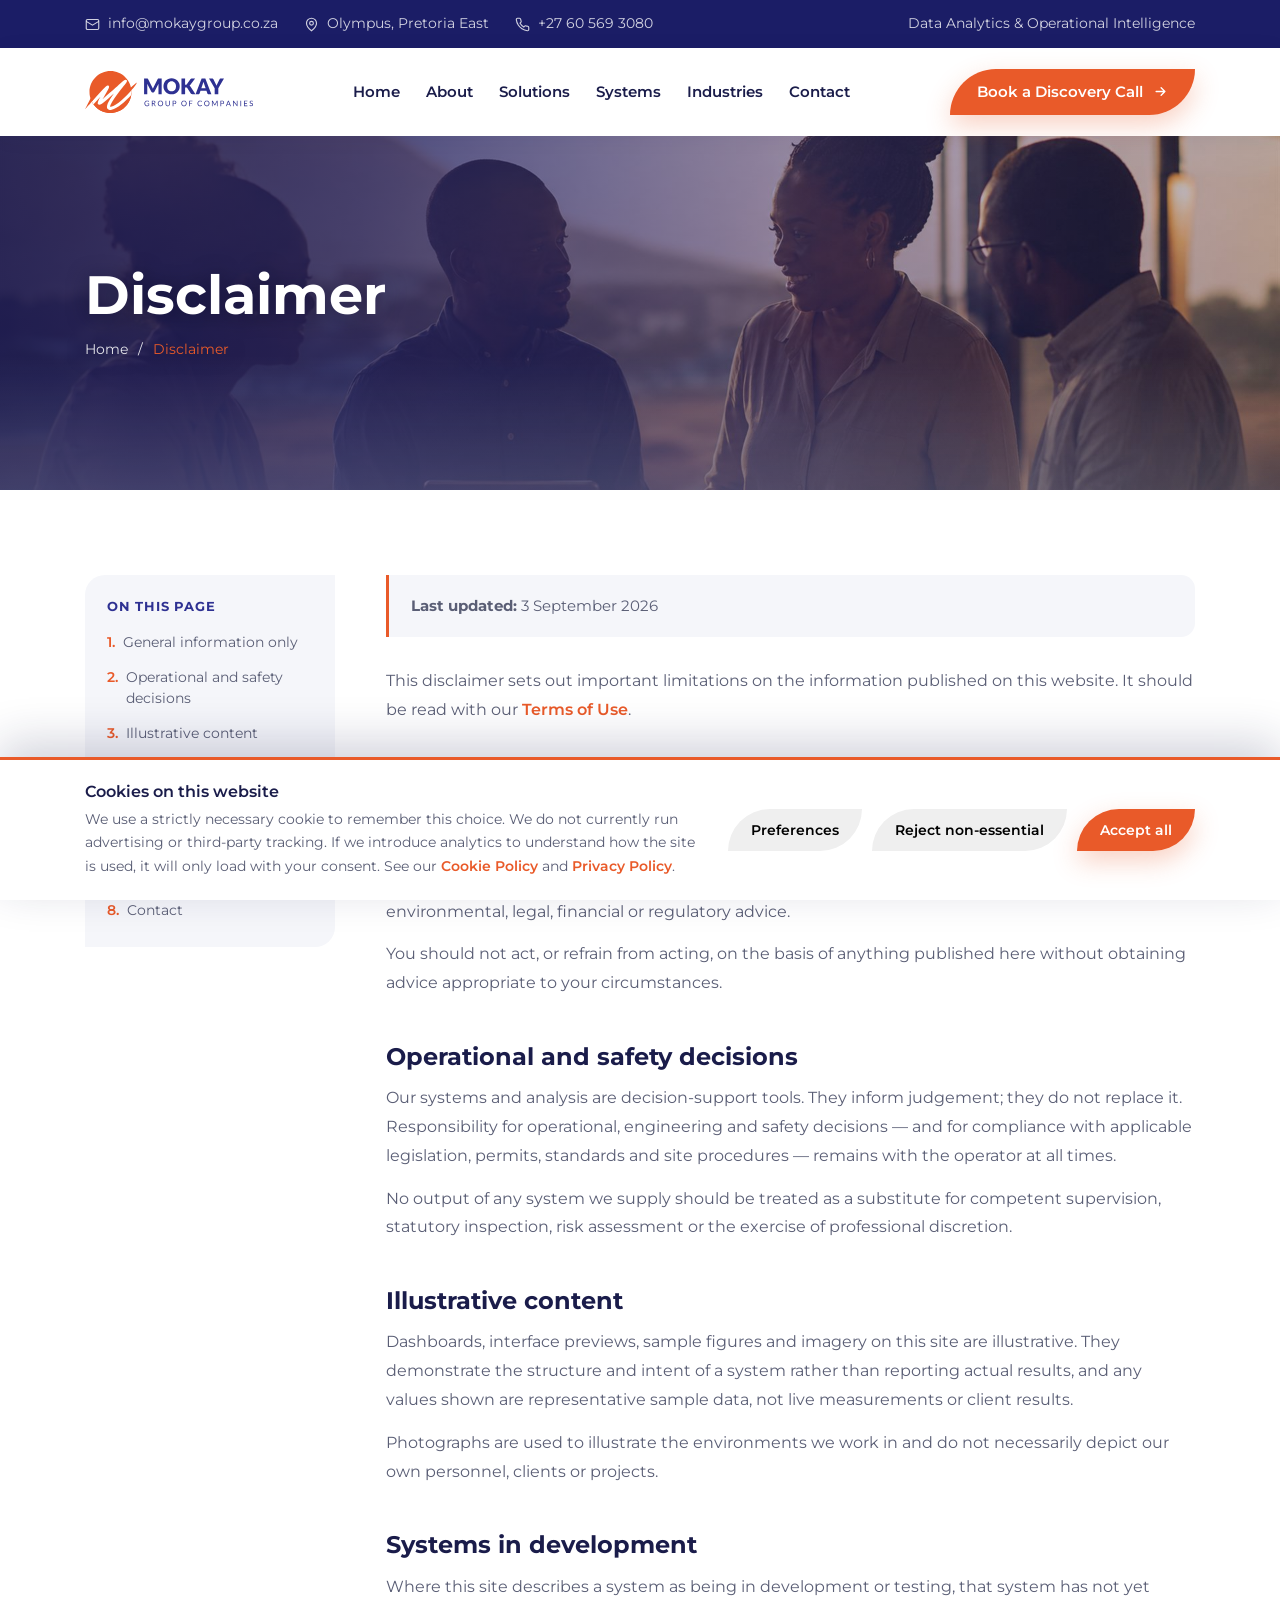
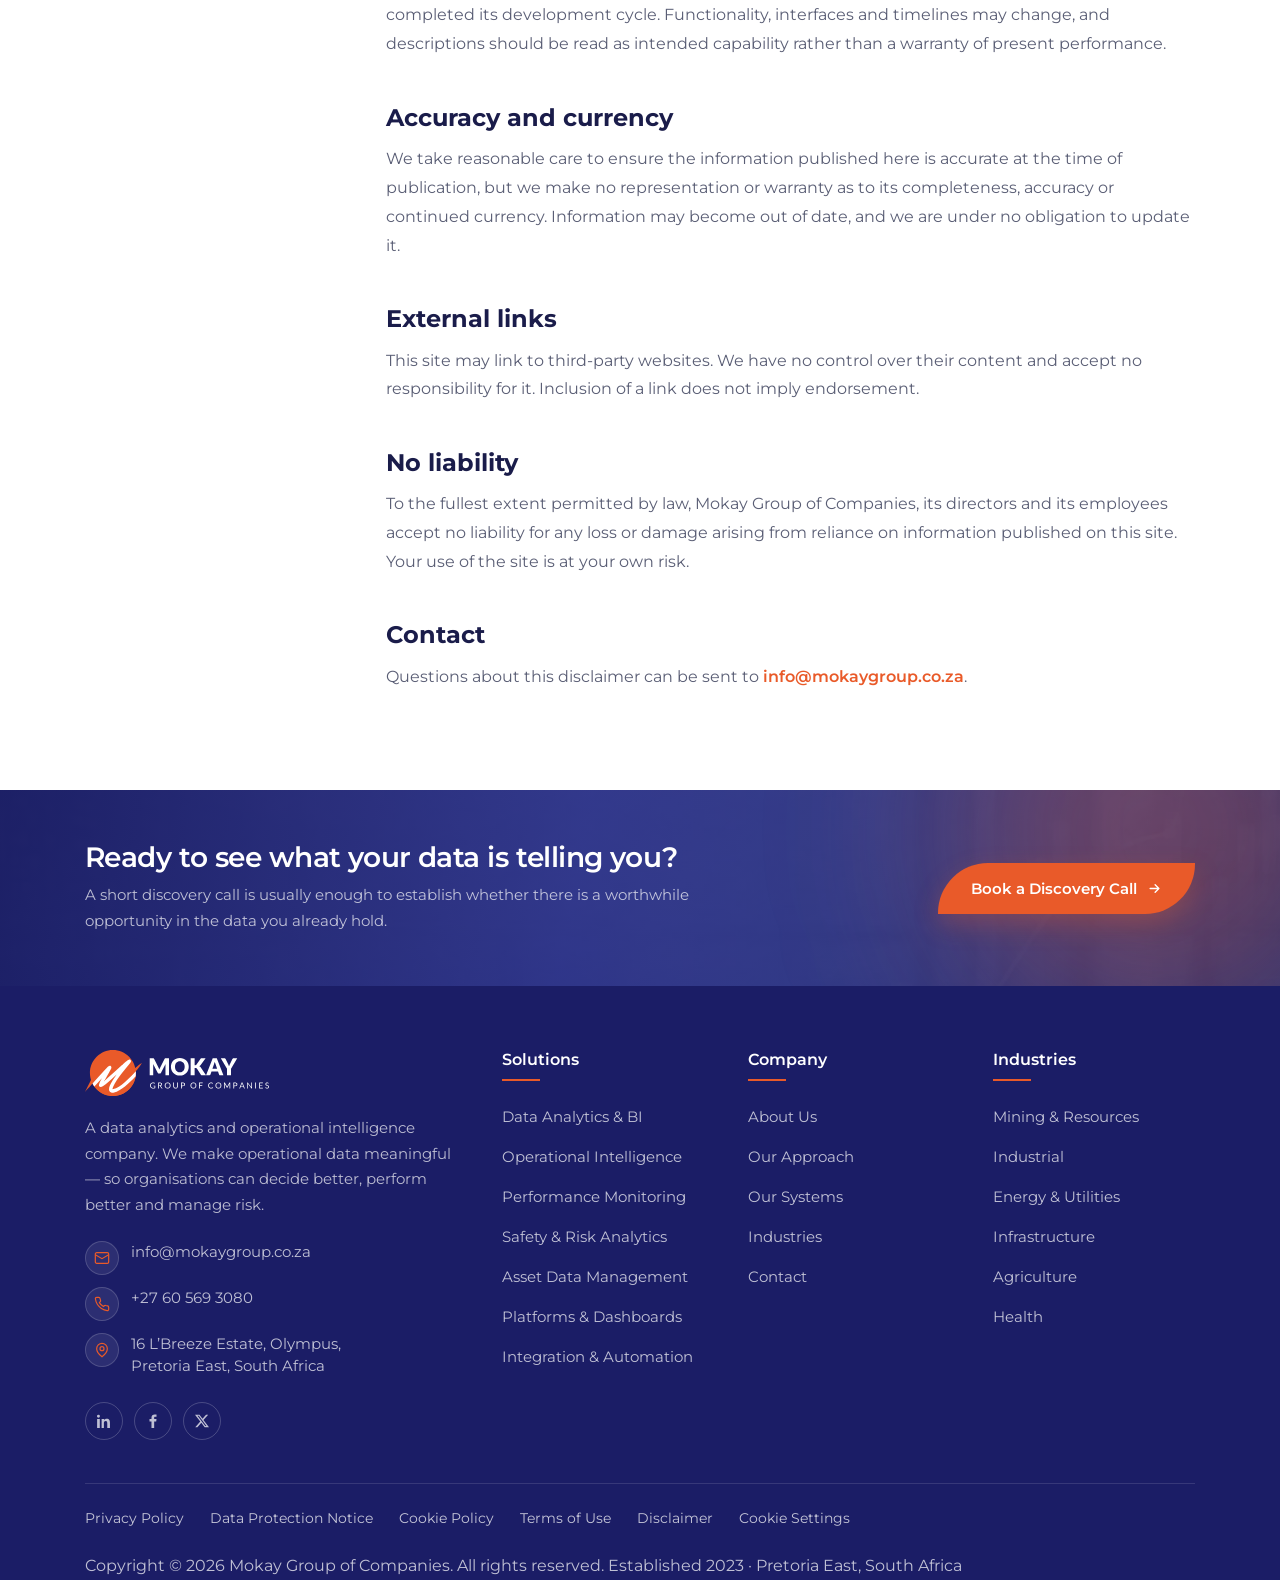
<file: disclaimer.html>
<!DOCTYPE html>
<html lang="en">
<head>
<meta charset="UTF-8">
<meta name="viewport" content="width=device-width,initial-scale=1">
<title>Disclaimer — Mokay Group of Companies</title>
<meta name="description" content="Important limitations on the information published on the Mokay Group of Companies website.">
<meta name="robots" content="index,follow">
<link rel="icon" href="assets/favicon.svg" type="image/svg+xml">
<script>document.documentElement.classList.add("js");</script>
<link rel="stylesheet" href="assets/styles.css">
</head>
<body data-page="legal">

<!-- #HEADER -->
<div class="topbar">
  <div class="container topbar-inner">
    <ul>
      <li><svg class="arw" viewBox="0 0 24 24" fill="none" stroke="currentColor" stroke-width="1.8"><rect x="2" y="4" width="20" height="16" rx="2"/><path d="m2 7 10 6 10-6"/></svg><a href="mailto:info@mokaygroup.co.za">info@mokaygroup.co.za</a></li>
      <li><svg class="arw" viewBox="0 0 24 24" fill="none" stroke="currentColor" stroke-width="1.8"><path d="M20 10c0 6-8 12-8 12s-8-6-8-12a8 8 0 0 1 16 0Z"/><circle cx="12" cy="10" r="3"/></svg>Olympus, Pretoria East</li>
      <li><svg class="arw" viewBox="0 0 24 24" fill="none" stroke="currentColor" stroke-width="1.8"><path d="M22 16.9v3a2 2 0 0 1-2.2 2 19.8 19.8 0 0 1-8.6-3.1 19.5 19.5 0 0 1-6-6A19.8 19.8 0 0 1 2.1 4.2 2 2 0 0 1 4.1 2h3a2 2 0 0 1 2 1.7c.1 1 .4 1.9.7 2.8a2 2 0 0 1-.5 2.1L8.1 9.9a16 16 0 0 0 6 6l1.3-1.3a2 2 0 0 1 2.1-.4c.9.3 1.8.6 2.8.7a2 2 0 0 1 1.7 2Z"/></svg><a href="tel:+27605693080">+27 60 569 3080</a></li>
    </ul>
    <ul class="socials"><li>Data Analytics &amp; Operational Intelligence</li></ul>
  </div>
</div>

<header class="header">
  <div class="container header-inner">
    <a class="logo" href="index.html" aria-label="Mokay Group of Companies — home">
      <img src="assets/logo.svg" alt="Mokay Group of Companies" width="168" height="42">
    </a>
    <ul class="menu" data-menu>
      <li><a href="index.html" data-nav="home">Home</a></li>
      <li><a href="about.html" data-nav="about">About</a></li>
      <li><a href="solutions.html" data-nav="solutions">Solutions</a></li>
      <li><a href="systems.html" data-nav="systems">Systems</a></li>
      <li><a href="industries.html" data-nav="industries">Industries</a></li>
      <li><a href="contact.html" data-nav="contact">Contact</a></li>
    </ul>
    <div class="header-right">
      <a href="contact.html" class="btn btn-orange">Book a Discovery Call <svg class="arw" viewBox="0 0 24 24" fill="none" stroke="currentColor" stroke-width="2.2" stroke-linecap="round" stroke-linejoin="round"><path d="M5 12h14M13 6l6 6-6 6"/></svg></a>
      <button class="burger" data-burger aria-label="Toggle menu"><span></span><span></span><span></span></button>
    </div>
  </div>
</header>
<!-- /#HEADER -->

<section class="banner">
  <img class="banner-bg" src="assets/img/counter-bg.jpg" alt="" aria-hidden="true" width="1920" height="600">
  <div class="container banner-inner">
    <h1>Disclaimer</h1>
    <div class="crumbs"><a href="index.html">Home</a> / <span>Disclaimer</span></div>
  </div>
</section>

<section class="section">
  <div class="container legal">
    <aside class="legal-toc">
      <h5>On this page</h5>
      <ol>
          <li><a href="#general">General information only</a></li>
          <li><a href="#operational">Operational and safety decisions</a></li>
          <li><a href="#illustrative">Illustrative content</a></li>
          <li><a href="#development">Systems in development</a></li>
          <li><a href="#accuracy">Accuracy and currency</a></li>
          <li><a href="#external">External links</a></li>
          <li><a href="#liability">No liability</a></li>
          <li><a href="#contact">Contact</a></li>
      </ol>
    </aside>
    <div class="legal-body">
      <div class="legal-meta">
        <p><strong>Last updated:</strong> 3 September 2026</p>
      </div>
      <p>This disclaimer sets out important limitations on the information published on this website. It should be read
    with our <a href="terms-of-use.html">Terms of Use</a>.</p>

        <h2 id="general">General information only</h2>
      <p>The content of this website is published for general information about Mokay Group of Companies and our services. It is not advice,
      and it is not a substitute for professional judgement. In particular, nothing on this site constitutes
      engineering, geotechnical, occupational health and safety, environmental, legal, financial or regulatory advice.</p>
      <p>You should not act, or refrain from acting, on the basis of anything published here without obtaining advice
      appropriate to your circumstances.</p>

        <h2 id="operational">Operational and safety decisions</h2>
      <p>Our systems and analysis are decision-support tools. They inform judgement; they do not replace it.
      Responsibility for operational, engineering and safety decisions — and for compliance with applicable legislation,
      permits, standards and site procedures — remains with the operator at all times.</p>
      <p>No output of any system we supply should be treated as a substitute for competent supervision, statutory
      inspection, risk assessment or the exercise of professional discretion.</p>

        <h2 id="illustrative">Illustrative content</h2>
      <p>Dashboards, interface previews, sample figures and imagery on this site are illustrative. They demonstrate the
      structure and intent of a system rather than reporting actual results, and any values shown are representative
      sample data, not live measurements or client results.</p>
      <p>Photographs are used to illustrate the environments we work in and do not necessarily depict our own personnel,
      clients or projects.</p>

        <h2 id="development">Systems in development</h2>
      <p>Where this site describes a system as being in development or testing, that system has not yet completed its
      development cycle. Functionality, interfaces and timelines may change, and descriptions should be read as intended
      capability rather than a warranty of present performance.</p>

        <h2 id="accuracy">Accuracy and currency</h2>
      <p>We take reasonable care to ensure the information published here is accurate at the time of publication, but we
      make no representation or warranty as to its completeness, accuracy or continued currency. Information may become
      out of date, and we are under no obligation to update it.</p>

        <h2 id="external">External links</h2>
      <p>This site may link to third-party websites. We have no control over their content and accept no responsibility
      for it. Inclusion of a link does not imply endorsement.</p>

        <h2 id="liability">No liability</h2>
      <p>To the fullest extent permitted by law, Mokay Group of Companies, its directors and its employees accept no liability for any loss
      or damage arising from reliance on information published on this site. Your use of the site is at your own risk.</p>

        <h2 id="contact">Contact</h2>
      <p>Questions about this disclaimer can be sent to <a href="mailto:info@mokaygroup.co.za">info@mokaygroup.co.za</a>.</p>
    </div>
  </div>
</section>

<!-- #FOOTER -->
<footer class="footer">

  <div class="footer-cta">
    <img class="footer-cta-bg" src="assets/img/cta-bg.jpg" alt="" aria-hidden="true" width="1920" height="1200">
    <div class="container footer-cta-inner">
      <div>
        <h3>Ready to see what your data is telling you?</h3>
        <p>A short discovery call is usually enough to establish whether there is a worthwhile opportunity in the data you already hold.</p>
      </div>
      <a href="contact.html" class="btn btn-orange">Book a Discovery Call <svg class="arw" viewBox="0 0 24 24" fill="none" stroke="currentColor" stroke-width="2.2" stroke-linecap="round" stroke-linejoin="round"><path d="M5 12h14M13 6l6 6-6 6"/></svg></a>
    </div>
  </div>

  <div class="container footer-main">
    <div class="footer-grid">
      <div class="f-brand">
        <div class="footer-logo"><img src="assets/logo-white.svg" alt="Mokay Group of Companies" width="184" height="46"></div>
        <p>A data analytics and operational intelligence company. We make operational data meaningful — so organisations can decide better, perform better and manage risk.</p>
        <ul class="f-contact">
          <li><span class="ico"><svg width="16" height="16" viewBox="0 0 24 24" fill="none" stroke="currentColor" stroke-width="1.8"><rect x="2" y="4" width="20" height="16" rx="2"/><path d="m2 7 10 6 10-6"/></svg></span><a href="mailto:info@mokaygroup.co.za">info@mokaygroup.co.za</a></li>
          <li><span class="ico"><svg width="16" height="16" viewBox="0 0 24 24" fill="none" stroke="currentColor" stroke-width="1.8"><path d="M22 16.9v3a2 2 0 0 1-2.2 2 19.8 19.8 0 0 1-8.6-3.1 19.5 19.5 0 0 1-6-6A19.8 19.8 0 0 1 2.1 4.2 2 2 0 0 1 4.1 2h3a2 2 0 0 1 2 1.7c.1 1 .4 1.9.7 2.8a2 2 0 0 1-.5 2.1L8.1 9.9a16 16 0 0 0 6 6l1.3-1.3a2 2 0 0 1 2.1-.4c.9.3 1.8.6 2.8.7a2 2 0 0 1 1.7 2Z"/></svg></span><a href="tel:+27605693080">+27 60 569 3080</a></li>
          <li><span class="ico"><svg width="16" height="16" viewBox="0 0 24 24" fill="none" stroke="currentColor" stroke-width="1.8"><path d="M20 10c0 6-8 12-8 12s-8-6-8-12a8 8 0 0 1 16 0Z"/><circle cx="12" cy="10" r="3"/></svg></span>16 L’Breeze Estate, Olympus,<br>Pretoria East, South Africa</li>
        </ul>
        <div class="socials-row">
          <a href="#" aria-label="LinkedIn"><svg width="14" height="14" viewBox="0 0 24 24" fill="currentColor"><path d="M4.98 3.5A2.5 2.5 0 1 1 0 3.5a2.5 2.5 0 0 1 4.98 0ZM.2 8.4h4.6V24H.2V8.4Zm7.7 0h4.4v2.1h.06c.61-1.1 2.1-2.3 4.34-2.3 4.64 0 5.5 3 5.5 6.9V24h-4.6v-7.9c0-1.9-.03-4.3-2.7-4.3-2.7 0-3.1 2-3.1 4.2V24H7.9V8.4Z"/></svg></a>
          <a href="#" aria-label="Facebook"><svg width="14" height="14" viewBox="0 0 24 24" fill="currentColor"><path d="M14 8.5V6.2c0-.9.2-1.4 1.6-1.4H18V.8C17.6.8 16.3.7 14.8.7c-3.2 0-5.4 2-5.4 5.6v2.2H6v4.3h3.4V24H14V12.8h3.5l.5-4.3H14Z"/></svg></a>
          <a href="#" aria-label="X"><svg width="14" height="14" viewBox="0 0 24 24" fill="currentColor"><path d="M18.9 1.2h3.7l-8.1 9.2 9.5 12.4h-7.4l-5.8-7.6-6.7 7.6H.4l8.6-9.9L0 1.2h7.6l5.2 6.9 6.1-6.9Zm-1.3 19.4h2L6.5 3.2h-2.2l13.3 17.4Z"/></svg></a>
        </div>
      </div>
      <div>
        <h5>Solutions</h5>
        <ul>
          <li><a href="solutions.html#analytics">Data Analytics &amp; BI</a></li>
          <li><a href="solutions.html#operational">Operational Intelligence</a></li>
          <li><a href="solutions.html#performance">Performance Monitoring</a></li>
          <li><a href="solutions.html#safety">Safety &amp; Risk Analytics</a></li>
          <li><a href="solutions.html#asset">Asset Data Management</a></li>
          <li><a href="solutions.html#platforms">Platforms &amp; Dashboards</a></li>
          <li><a href="solutions.html#integration">Integration &amp; Automation</a></li>
        </ul>
      </div>
      <div>
        <h5>Company</h5>
        <ul>
          <li><a href="about.html">About Us</a></li>
          <li><a href="about.html#approach">Our Approach</a></li>
          <li><a href="systems.html">Our Systems</a></li>
          <li><a href="industries.html">Industries</a></li>
          <li><a href="contact.html">Contact</a></li>
        </ul>
      </div>
      <div>
        <h5>Industries</h5>
        <ul>
          <li><a href="industries.html#mining">Mining &amp; Resources</a></li>
          <li><a href="industries.html#industrial">Industrial</a></li>
          <li><a href="industries.html#energy">Energy &amp; Utilities</a></li>
          <li><a href="industries.html#infrastructure">Infrastructure</a></li>
          <li><a href="industries.html#agriculture">Agriculture</a></li>
          <li><a href="industries.html#health">Health</a></li>
        </ul>
      </div>
    </div>
    <ul class="foot-links">
      <li><a href="privacy-policy.html">Privacy Policy</a></li>
      <li><a href="data-protection.html">Data Protection Notice</a></li>
      <li><a href="cookie-policy.html">Cookie Policy</a></li>
      <li><a href="terms-of-use.html">Terms of Use</a></li>
      <li><a href="disclaimer.html">Disclaimer</a></li>
      <li><a href="#" data-cookie-settings>Cookie Settings</a></li>
    </ul>
    <div class="foot-bot">
      <span>Copyright © <span data-year>2026</span> Mokay Group of Companies. All rights reserved.</span>
      <span>Established 2023 · Pretoria East, South Africa</span>
    </div>
  </div>
</footer>

<button class="to-top" data-to-top aria-label="Back to top">
  <svg width="18" height="18" viewBox="0 0 24 24" fill="none" stroke="currentColor" stroke-width="2.4" stroke-linecap="round" stroke-linejoin="round"><path d="M12 19V5M5 12l7-7 7 7"/></svg>
</button>
<!-- /#FOOTER -->
<!-- #COOKIE -->
<div class="cookie" data-cookie role="dialog" aria-label="Cookie preferences" aria-live="polite" hidden>
  <div class="container">
    <div class="cookie-inner">
      <div>
        <h4>Cookies on this website</h4>
        <p>We use a strictly necessary cookie to remember this choice. We do not currently run advertising or
        third-party tracking. If we introduce analytics to understand how the site is used, it will only load
        with your consent. See our <a href="cookie-policy.html">Cookie Policy</a> and
        <a href="privacy-policy.html">Privacy Policy</a>.</p>
      </div>
      <div class="cookie-actions">
        <button type="button" class="btn btn-outline-dark" data-consent="prefs">Preferences</button>
        <button type="button" class="btn btn-outline-dark" data-consent="reject">Reject non-essential</button>
        <button type="button" class="btn btn-orange" data-consent="accept">Accept all</button>
      </div>
    </div>
    <div class="cookie-prefs" data-cookie-prefs>
      <label class="cookie-opt">
        <input type="checkbox" data-cat="necessary" checked disabled>
        <span><b>Strictly necessary <span class="locked">Always on</span></b>
        <span>Required for the site to function and to remember your cookie choice. Cannot be switched off.</span></span>
      </label>
      <label class="cookie-opt">
        <input type="checkbox" data-cat="analytics">
        <span><b>Analytics</b>
        <span>Helps us understand which pages are useful so we can improve them. Not currently in use — this setting applies if we add it.</span></span>
      </label>
      <label class="cookie-opt">
        <input type="checkbox" data-cat="functional">
        <span><b>Functional</b>
        <span>Enables optional conveniences such as embedded media or remembering form details between visits.</span></span>
      </label>
      <div style="padding-top:16px">
        <button type="button" class="btn btn-orange" data-consent="save">Save preferences</button>
      </div>
    </div>
  </div>
</div>
<!-- /#COOKIE -->

<script src="assets/app.js"></script>
</body>
</html>
</file>
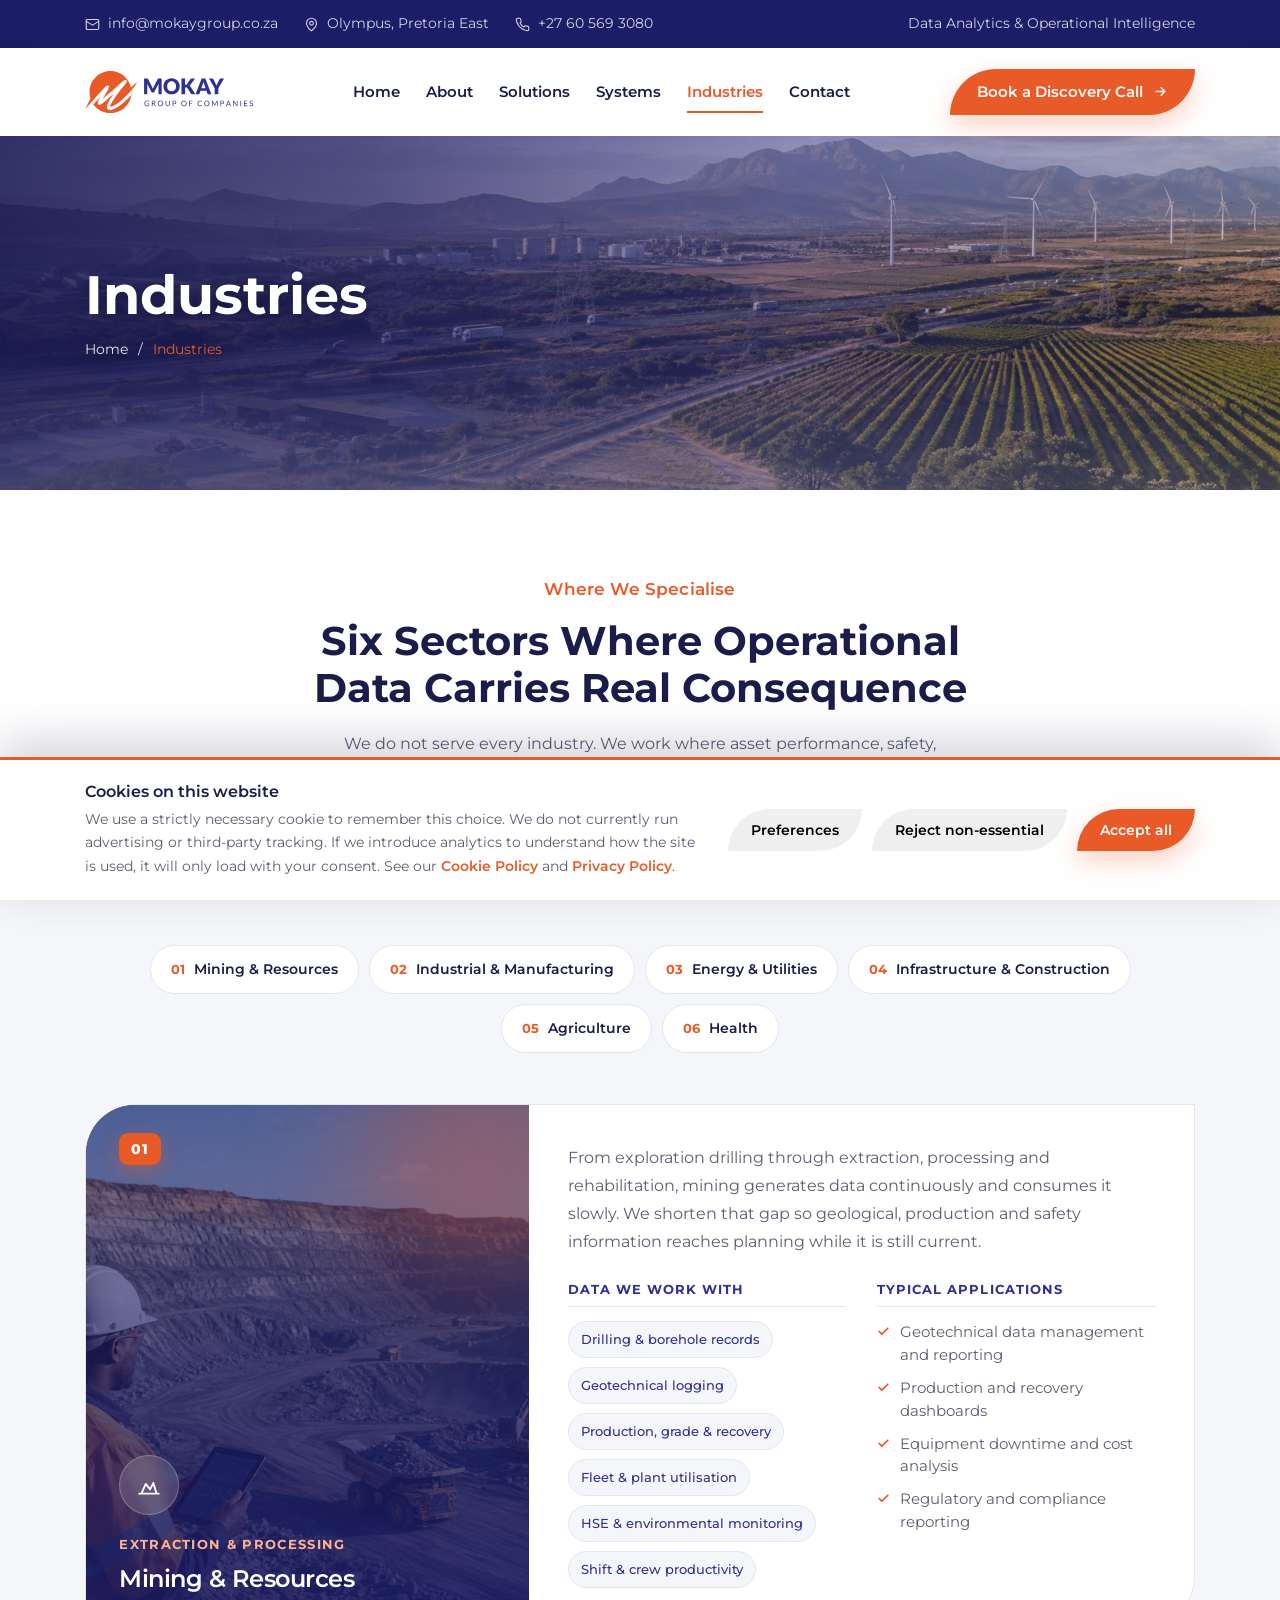
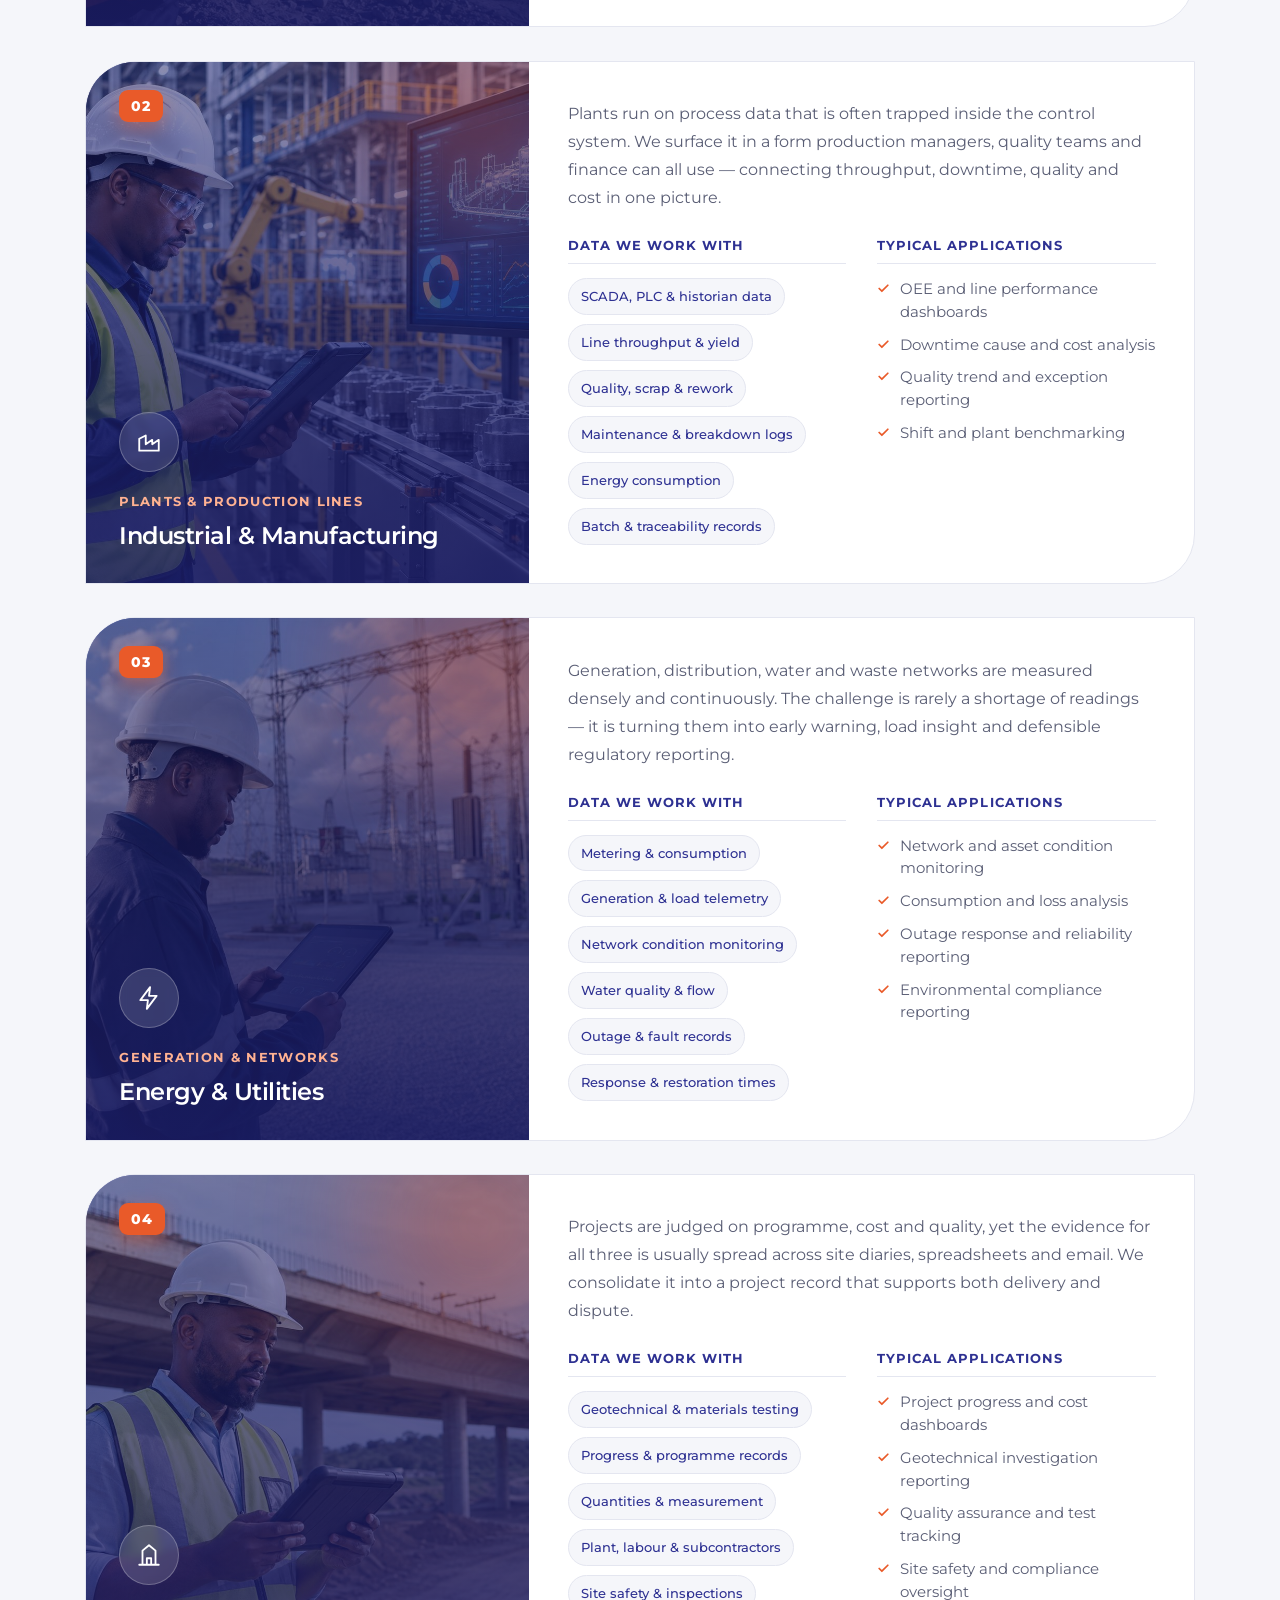
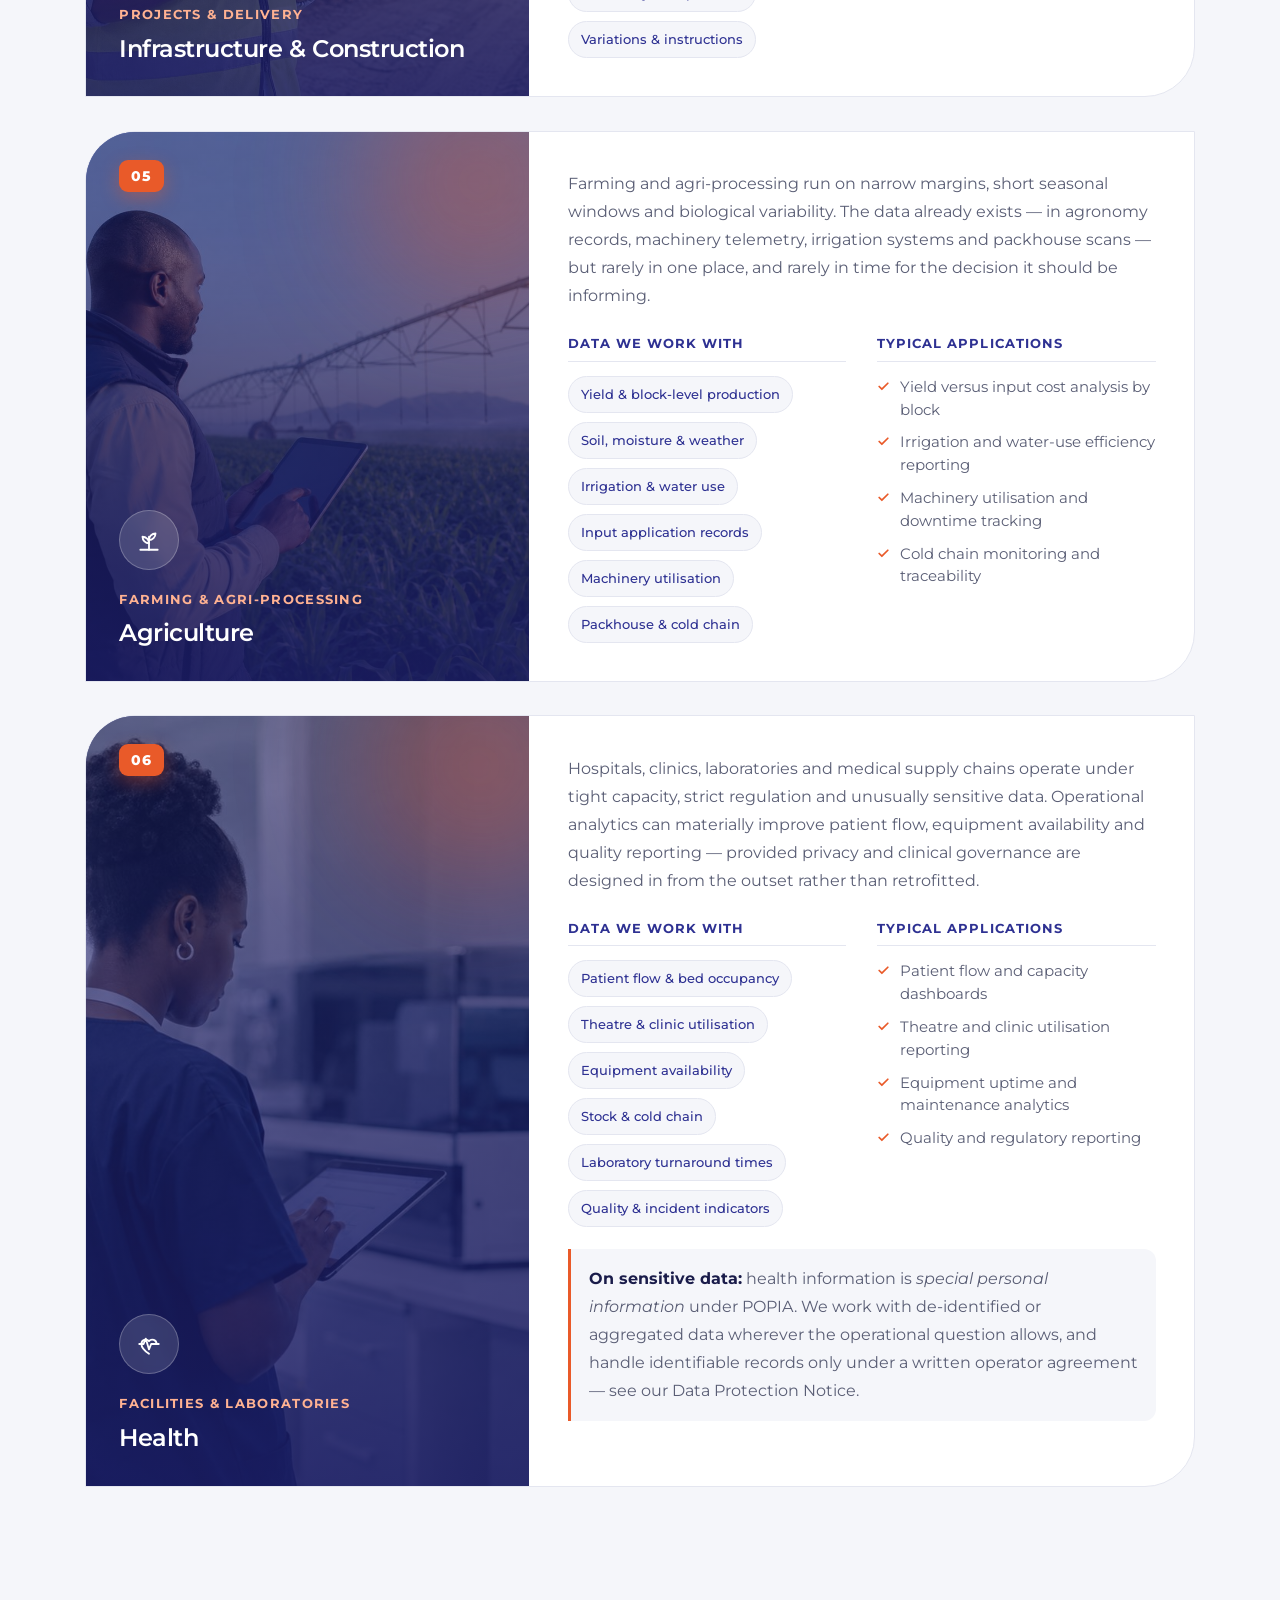
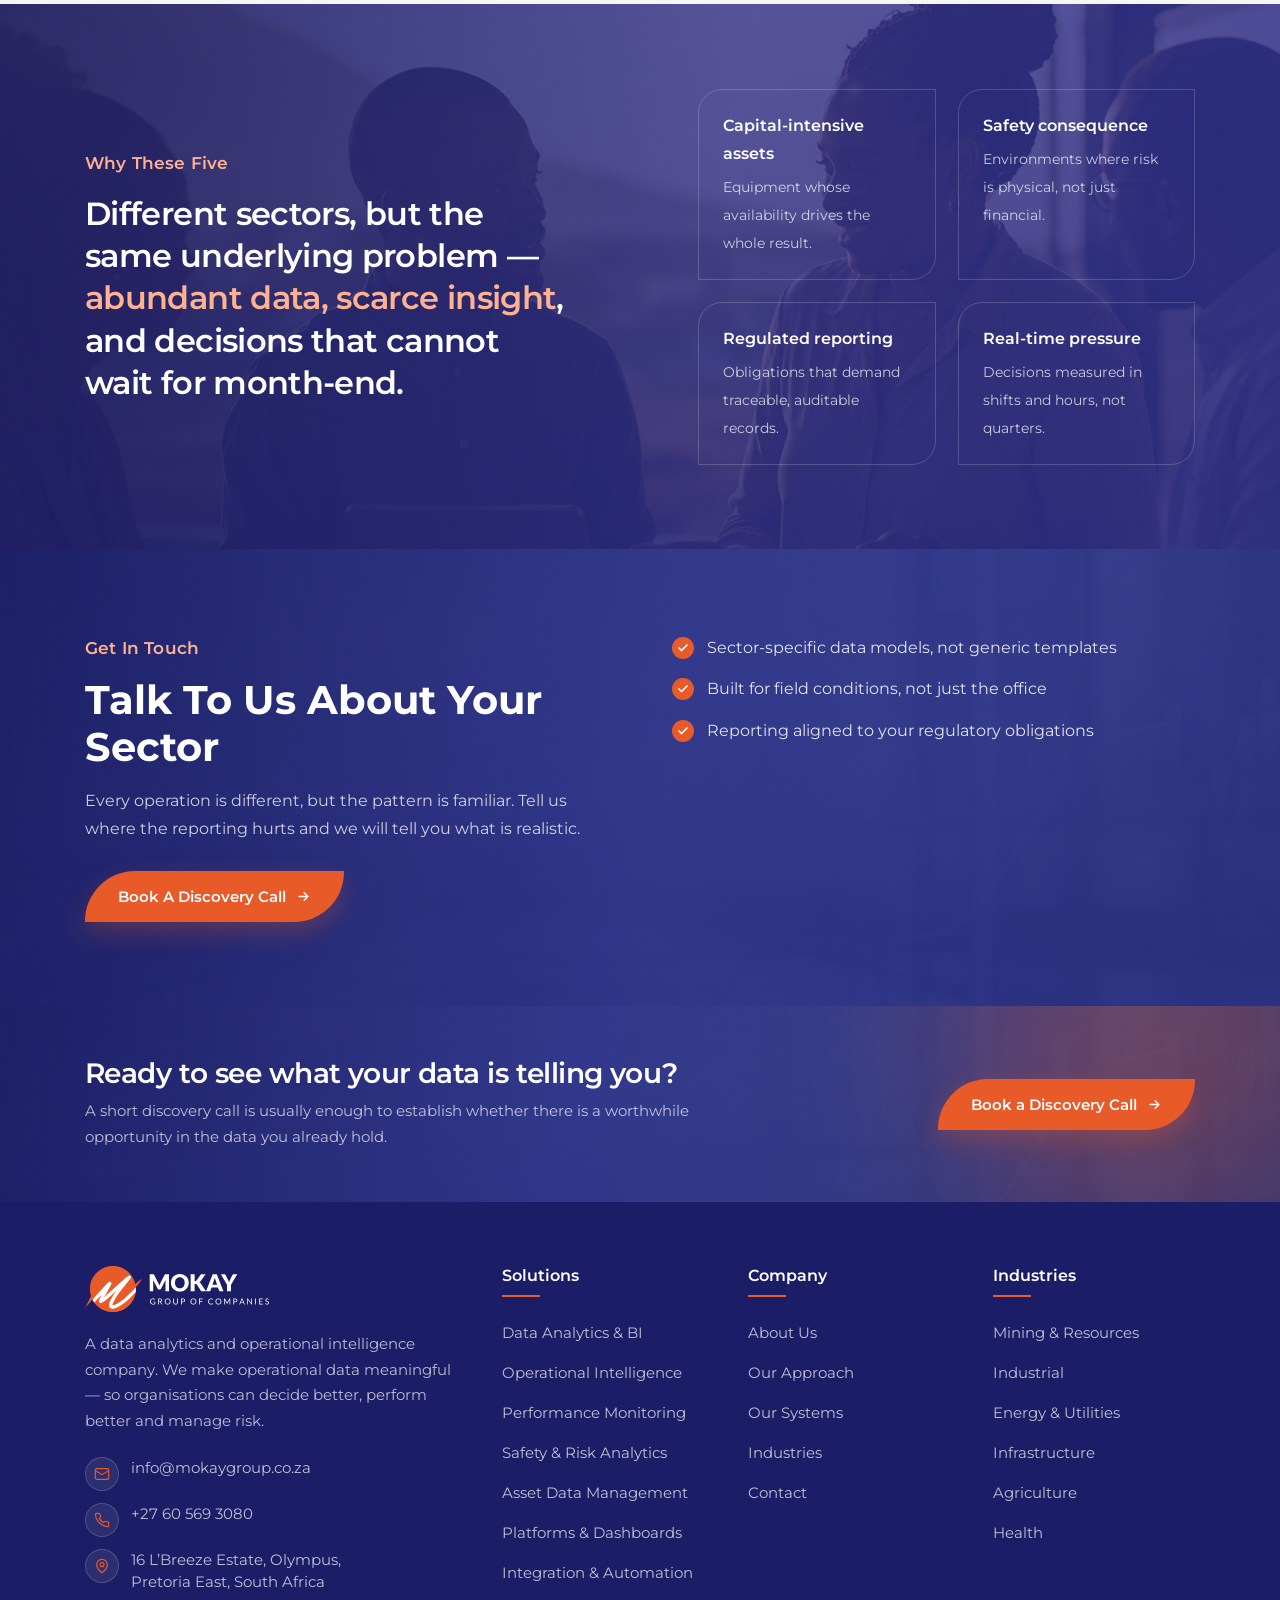
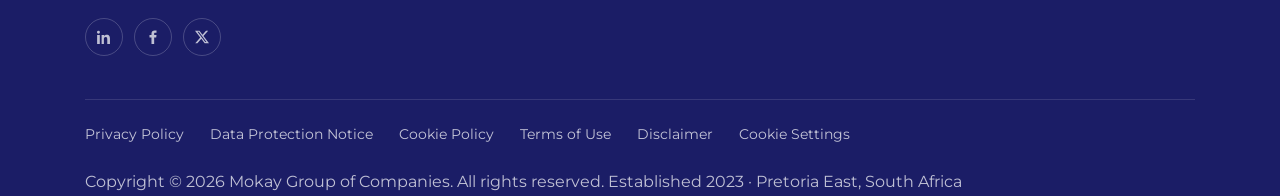
<file: industries.html>
<!DOCTYPE html>
<html lang="en">
<head>
<meta charset="UTF-8">
<meta name="viewport" content="width=device-width,initial-scale=1">
<title>Industries — Mining, Industrial, Energy, Infrastructure, Agriculture &amp; Health | Mokay Group</title>
<meta name="description" content="We specialise in data-intensive, operationally critical sectors: mining and resources, industrial and manufacturing, energy and utilities, infrastructure and construction, agriculture and health.">
<link rel="icon" href="assets/favicon.svg" type="image/svg+xml">
<script>document.documentElement.classList.add("js");</script>
<link rel="stylesheet" href="assets/styles.css">
</head>
<body data-page="industries">

<!-- #HEADER -->
<div class="topbar">
  <div class="container topbar-inner">
    <ul>
      <li><svg class="arw" viewBox="0 0 24 24" fill="none" stroke="currentColor" stroke-width="1.8"><rect x="2" y="4" width="20" height="16" rx="2"/><path d="m2 7 10 6 10-6"/></svg><a href="mailto:info@mokaygroup.co.za">info@mokaygroup.co.za</a></li>
      <li><svg class="arw" viewBox="0 0 24 24" fill="none" stroke="currentColor" stroke-width="1.8"><path d="M20 10c0 6-8 12-8 12s-8-6-8-12a8 8 0 0 1 16 0Z"/><circle cx="12" cy="10" r="3"/></svg>Olympus, Pretoria East</li>
      <li><svg class="arw" viewBox="0 0 24 24" fill="none" stroke="currentColor" stroke-width="1.8"><path d="M22 16.9v3a2 2 0 0 1-2.2 2 19.8 19.8 0 0 1-8.6-3.1 19.5 19.5 0 0 1-6-6A19.8 19.8 0 0 1 2.1 4.2 2 2 0 0 1 4.1 2h3a2 2 0 0 1 2 1.7c.1 1 .4 1.9.7 2.8a2 2 0 0 1-.5 2.1L8.1 9.9a16 16 0 0 0 6 6l1.3-1.3a2 2 0 0 1 2.1-.4c.9.3 1.8.6 2.8.7a2 2 0 0 1 1.7 2Z"/></svg><a href="tel:+27605693080">+27 60 569 3080</a></li>
    </ul>
    <ul class="socials"><li>Data Analytics &amp; Operational Intelligence</li></ul>
  </div>
</div>

<header class="header">
  <div class="container header-inner">
    <a class="logo" href="index.html" aria-label="Mokay Group of Companies — home">
      <img src="assets/logo.svg" alt="Mokay Group of Companies" width="168" height="42">
    </a>
    <ul class="menu" data-menu>
      <li><a href="index.html" data-nav="home">Home</a></li>
      <li><a href="about.html" data-nav="about">About</a></li>
      <li><a href="solutions.html" data-nav="solutions">Solutions</a></li>
      <li><a href="systems.html" data-nav="systems">Systems</a></li>
      <li><a href="industries.html" data-nav="industries" class="active">Industries</a></li>
      <li><a href="contact.html" data-nav="contact">Contact</a></li>
    </ul>
    <div class="header-right">
      <a href="contact.html" class="btn btn-orange">Book a Discovery Call <svg class="arw" viewBox="0 0 24 24" fill="none" stroke="currentColor" stroke-width="2.2" stroke-linecap="round" stroke-linejoin="round"><path d="M5 12h14M13 6l6 6-6 6"/></svg></a>
      <button class="burger" data-burger aria-label="Toggle menu"><span></span><span></span><span></span></button>
    </div>
  </div>
</header>
<!-- /#HEADER -->

<section class="banner">
  <img class="banner-bg" src="assets/img/banner-industries.jpg" alt="" aria-hidden="true" width="1920" height="900">
  <div class="container banner-inner">
    <h1>Industries</h1>
    <div class="crumbs"><a href="index.html">Home</a> / <span>Industries</span></div>
  </div>
</section>

<!-- ============ INTRO ============ -->
<section class="section" style="padding-bottom:0">
  <div class="container">
    <div class="section-head center reveal">
      <span class="subtitle">Where We Specialise</span>
      <h2>Six Sectors Where Operational Data Carries Real Consequence</h2>
      <p>We do not serve every industry. We work where asset performance, safety, productivity and real-time data have direct commercial and human impact — and where the cost of deciding late is measurable.</p>
    </div>
  </div>
</section>

<!-- ============ SECTORS ============ -->
<section class="section gray">
  <div class="container">

    <div class="sector-nav reveal">
      <a href="#mining"><i>01</i> Mining &amp; Resources</a>
      <a href="#industrial"><i>02</i> Industrial &amp; Manufacturing</a>
      <a href="#energy"><i>03</i> Energy &amp; Utilities</a>
      <a href="#infrastructure"><i>04</i> Infrastructure &amp; Construction</a>
      <a href="#agriculture"><i>05</i> Agriculture</a>
      <a href="#health"><i>06</i> Health</a>
    </div>

    <article class="sector reveal" id="mining">
      <div class="sector-visual">
        <span class="num">01</span>
        <img src="assets/img/sector-mining.jpg" alt="" aria-hidden="true" width="1200" height="1000">
        <span class="ico"><svg width="26" height="26" viewBox="0 0 24 24" fill="none" stroke="currentColor" stroke-width="1.7" stroke-linecap="round" stroke-linejoin="round"><path d="M3 20h18M5 20l4-9 4 5 3-6 3 10"/></svg></span>
        <span class="kicker">Extraction &amp; processing</span>
        <h3>Mining &amp; Resources</h3>
      </div>
      <div class="sector-body">
        <p>From exploration drilling through extraction, processing and rehabilitation, mining generates data continuously and consumes it slowly. We shorten that gap so geological, production and safety information reaches planning while it is still current.</p>
        <div class="sector-lists">
          <div>
            <h5>Data we work with</h5>
            <div class="chips tight">
              <span>Drilling &amp; borehole records</span>
              <span>Geotechnical logging</span>
              <span>Production, grade &amp; recovery</span>
              <span>Fleet &amp; plant utilisation</span>
              <span>HSE &amp; environmental monitoring</span>
              <span>Shift &amp; crew productivity</span>
            </div>
          </div>
          <div>
            <h5>Typical applications</h5>
            <ul class="tick-list">
              <li><svg width="13" height="13" viewBox="0 0 24 24" fill="none" stroke="currentColor" stroke-width="3.2" stroke-linecap="round" stroke-linejoin="round"><path d="M20 6L9 17l-5-5"/></svg>Geotechnical data management and reporting</li>
              <li><svg width="13" height="13" viewBox="0 0 24 24" fill="none" stroke="currentColor" stroke-width="3.2" stroke-linecap="round" stroke-linejoin="round"><path d="M20 6L9 17l-5-5"/></svg>Production and recovery dashboards</li>
              <li><svg width="13" height="13" viewBox="0 0 24 24" fill="none" stroke="currentColor" stroke-width="3.2" stroke-linecap="round" stroke-linejoin="round"><path d="M20 6L9 17l-5-5"/></svg>Equipment downtime and cost analysis</li>
              <li><svg width="13" height="13" viewBox="0 0 24 24" fill="none" stroke="currentColor" stroke-width="3.2" stroke-linecap="round" stroke-linejoin="round"><path d="M20 6L9 17l-5-5"/></svg>Regulatory and compliance reporting</li>
            </ul>
          </div>
        </div>
      </div>
    </article>

    <article class="sector reveal" id="industrial">
      <div class="sector-visual">
        <span class="num">02</span>
        <img src="assets/img/sector-industrial.jpg" alt="" aria-hidden="true" width="1200" height="1000">
        <span class="ico"><svg width="26" height="26" viewBox="0 0 24 24" fill="none" stroke="currentColor" stroke-width="1.7" stroke-linecap="round" stroke-linejoin="round"><path d="M3 20h18V10l-6 4V10l-6 4V6L3 9z"/></svg></span>
        <span class="kicker">Plants &amp; production lines</span>
        <h3>Industrial &amp; Manufacturing</h3>
      </div>
      <div class="sector-body">
        <p>Plants run on process data that is often trapped inside the control system. We surface it in a form production managers, quality teams and finance can all use — connecting throughput, downtime, quality and cost in one picture.</p>
        <div class="sector-lists">
          <div>
            <h5>Data we work with</h5>
            <div class="chips tight">
              <span>SCADA, PLC &amp; historian data</span>
              <span>Line throughput &amp; yield</span>
              <span>Quality, scrap &amp; rework</span>
              <span>Maintenance &amp; breakdown logs</span>
              <span>Energy consumption</span>
              <span>Batch &amp; traceability records</span>
            </div>
          </div>
          <div>
            <h5>Typical applications</h5>
            <ul class="tick-list">
              <li><svg width="13" height="13" viewBox="0 0 24 24" fill="none" stroke="currentColor" stroke-width="3.2" stroke-linecap="round" stroke-linejoin="round"><path d="M20 6L9 17l-5-5"/></svg>OEE and line performance dashboards</li>
              <li><svg width="13" height="13" viewBox="0 0 24 24" fill="none" stroke="currentColor" stroke-width="3.2" stroke-linecap="round" stroke-linejoin="round"><path d="M20 6L9 17l-5-5"/></svg>Downtime cause and cost analysis</li>
              <li><svg width="13" height="13" viewBox="0 0 24 24" fill="none" stroke="currentColor" stroke-width="3.2" stroke-linecap="round" stroke-linejoin="round"><path d="M20 6L9 17l-5-5"/></svg>Quality trend and exception reporting</li>
              <li><svg width="13" height="13" viewBox="0 0 24 24" fill="none" stroke="currentColor" stroke-width="3.2" stroke-linecap="round" stroke-linejoin="round"><path d="M20 6L9 17l-5-5"/></svg>Shift and plant benchmarking</li>
            </ul>
          </div>
        </div>
      </div>
    </article>

    <article class="sector reveal" id="energy">
      <div class="sector-visual">
        <span class="num">03</span>
        <img src="assets/img/sector-energy.jpg" alt="" aria-hidden="true" width="1200" height="1000">
        <span class="ico"><svg width="26" height="26" viewBox="0 0 24 24" fill="none" stroke="currentColor" stroke-width="1.7" stroke-linecap="round" stroke-linejoin="round"><path d="M13 2 4 14h7l-1 8 9-12h-7z"/></svg></span>
        <span class="kicker">Generation &amp; networks</span>
        <h3>Energy &amp; Utilities</h3>
      </div>
      <div class="sector-body">
        <p>Generation, distribution, water and waste networks are measured densely and continuously. The challenge is rarely a shortage of readings — it is turning them into early warning, load insight and defensible regulatory reporting.</p>
        <div class="sector-lists">
          <div>
            <h5>Data we work with</h5>
            <div class="chips tight">
              <span>Metering &amp; consumption</span>
              <span>Generation &amp; load telemetry</span>
              <span>Network condition monitoring</span>
              <span>Water quality &amp; flow</span>
              <span>Outage &amp; fault records</span>
              <span>Response &amp; restoration times</span>
            </div>
          </div>
          <div>
            <h5>Typical applications</h5>
            <ul class="tick-list">
              <li><svg width="13" height="13" viewBox="0 0 24 24" fill="none" stroke="currentColor" stroke-width="3.2" stroke-linecap="round" stroke-linejoin="round"><path d="M20 6L9 17l-5-5"/></svg>Network and asset condition monitoring</li>
              <li><svg width="13" height="13" viewBox="0 0 24 24" fill="none" stroke="currentColor" stroke-width="3.2" stroke-linecap="round" stroke-linejoin="round"><path d="M20 6L9 17l-5-5"/></svg>Consumption and loss analysis</li>
              <li><svg width="13" height="13" viewBox="0 0 24 24" fill="none" stroke="currentColor" stroke-width="3.2" stroke-linecap="round" stroke-linejoin="round"><path d="M20 6L9 17l-5-5"/></svg>Outage response and reliability reporting</li>
              <li><svg width="13" height="13" viewBox="0 0 24 24" fill="none" stroke="currentColor" stroke-width="3.2" stroke-linecap="round" stroke-linejoin="round"><path d="M20 6L9 17l-5-5"/></svg>Environmental compliance reporting</li>
            </ul>
          </div>
        </div>
      </div>
    </article>

    <article class="sector reveal" id="infrastructure">
      <div class="sector-visual">
        <span class="num">04</span>
        <img src="assets/img/sector-infrastructure.jpg" alt="" aria-hidden="true" width="1200" height="1000">
        <span class="ico"><svg width="26" height="26" viewBox="0 0 24 24" fill="none" stroke="currentColor" stroke-width="1.7" stroke-linecap="round" stroke-linejoin="round"><path d="M3 21h18M6 21V8l6-5 6 5v13M10 21v-6h4v6"/></svg></span>
        <span class="kicker">Projects &amp; delivery</span>
        <h3>Infrastructure &amp; Construction</h3>
      </div>
      <div class="sector-body">
        <p>Projects are judged on programme, cost and quality, yet the evidence for all three is usually spread across site diaries, spreadsheets and email. We consolidate it into a project record that supports both delivery and dispute.</p>
        <div class="sector-lists">
          <div>
            <h5>Data we work with</h5>
            <div class="chips tight">
              <span>Geotechnical &amp; materials testing</span>
              <span>Progress &amp; programme records</span>
              <span>Quantities &amp; measurement</span>
              <span>Plant, labour &amp; subcontractors</span>
              <span>Site safety &amp; inspections</span>
              <span>Variations &amp; instructions</span>
            </div>
          </div>
          <div>
            <h5>Typical applications</h5>
            <ul class="tick-list">
              <li><svg width="13" height="13" viewBox="0 0 24 24" fill="none" stroke="currentColor" stroke-width="3.2" stroke-linecap="round" stroke-linejoin="round"><path d="M20 6L9 17l-5-5"/></svg>Project progress and cost dashboards</li>
              <li><svg width="13" height="13" viewBox="0 0 24 24" fill="none" stroke="currentColor" stroke-width="3.2" stroke-linecap="round" stroke-linejoin="round"><path d="M20 6L9 17l-5-5"/></svg>Geotechnical investigation reporting</li>
              <li><svg width="13" height="13" viewBox="0 0 24 24" fill="none" stroke="currentColor" stroke-width="3.2" stroke-linecap="round" stroke-linejoin="round"><path d="M20 6L9 17l-5-5"/></svg>Quality assurance and test tracking</li>
              <li><svg width="13" height="13" viewBox="0 0 24 24" fill="none" stroke="currentColor" stroke-width="3.2" stroke-linecap="round" stroke-linejoin="round"><path d="M20 6L9 17l-5-5"/></svg>Site safety and compliance oversight</li>
            </ul>
          </div>
        </div>
      </div>
    </article>

    <article class="sector reveal" id="agriculture">
      <div class="sector-visual">
        <span class="num">05</span>
        <img src="assets/img/sector-agriculture.jpg" alt="" aria-hidden="true" width="1200" height="1000">
        <span class="ico"><svg width="26" height="26" viewBox="0 0 24 24" fill="none" stroke="currentColor" stroke-width="1.7" stroke-linecap="round" stroke-linejoin="round"><path d="M12 21V9"/><path d="M12 12c0-3.3 2.7-6 6-6 0 3.3-2.7 6-6 6Z"/><path d="M12 15c0-3.3-2.7-6-6-6 0 3.3 2.7 6 6 6Z"/><path d="M4 21h16"/></svg></span>
        <span class="kicker">Farming &amp; agri-processing</span>
        <h3>Agriculture</h3>
      </div>
      <div class="sector-body">
        <p>Farming and agri-processing run on narrow margins, short seasonal windows and biological variability. The data already exists — in agronomy records, machinery telemetry, irrigation systems and packhouse scans — but rarely in one place, and rarely in time for the decision it should be informing.</p>
        <div class="sector-lists">
          <div>
            <h5>Data we work with</h5>
            <div class="chips tight">
              <span>Yield &amp; block-level production</span>
              <span>Soil, moisture &amp; weather</span>
              <span>Irrigation &amp; water use</span>
              <span>Input application records</span>
              <span>Machinery utilisation</span>
              <span>Packhouse &amp; cold chain</span>
            </div>
          </div>
          <div>
            <h5>Typical applications</h5>
            <ul class="tick-list">
              <li><svg width="13" height="13" viewBox="0 0 24 24" fill="none" stroke="currentColor" stroke-width="3.2" stroke-linecap="round" stroke-linejoin="round"><path d="M20 6L9 17l-5-5"/></svg>Yield versus input cost analysis by block</li>
              <li><svg width="13" height="13" viewBox="0 0 24 24" fill="none" stroke="currentColor" stroke-width="3.2" stroke-linecap="round" stroke-linejoin="round"><path d="M20 6L9 17l-5-5"/></svg>Irrigation and water-use efficiency reporting</li>
              <li><svg width="13" height="13" viewBox="0 0 24 24" fill="none" stroke="currentColor" stroke-width="3.2" stroke-linecap="round" stroke-linejoin="round"><path d="M20 6L9 17l-5-5"/></svg>Machinery utilisation and downtime tracking</li>
              <li><svg width="13" height="13" viewBox="0 0 24 24" fill="none" stroke="currentColor" stroke-width="3.2" stroke-linecap="round" stroke-linejoin="round"><path d="M20 6L9 17l-5-5"/></svg>Cold chain monitoring and traceability</li>
            </ul>
          </div>
        </div>
      </div>
    </article>

    <article class="sector reveal" id="health">
      <div class="sector-visual">
        <span class="num">06</span>
        <img src="assets/img/sector-health.jpg" alt="" aria-hidden="true" width="1200" height="1000">
        <span class="ico"><svg width="26" height="26" viewBox="0 0 24 24" fill="none" stroke="currentColor" stroke-width="1.7" stroke-linecap="round" stroke-linejoin="round"><path d="M3 12h4l2-5 3 10 2-5h7"/><path d="M12 21s-7-4.5-7-9a4 4 0 0 1 7-2.6A4 4 0 0 1 19 12"/></svg></span>
        <span class="kicker">Facilities &amp; laboratories</span>
        <h3>Health</h3>
      </div>
      <div class="sector-body">
        <p>Hospitals, clinics, laboratories and medical supply chains operate under tight capacity, strict regulation and unusually sensitive data. Operational analytics can materially improve patient flow, equipment availability and quality reporting — provided privacy and clinical governance are designed in from the outset rather than retrofitted.</p>
        <div class="sector-lists">
          <div>
            <h5>Data we work with</h5>
            <div class="chips tight">
              <span>Patient flow &amp; bed occupancy</span>
              <span>Theatre &amp; clinic utilisation</span>
              <span>Equipment availability</span>
              <span>Stock &amp; cold chain</span>
              <span>Laboratory turnaround times</span>
              <span>Quality &amp; incident indicators</span>
            </div>
          </div>
          <div>
            <h5>Typical applications</h5>
            <ul class="tick-list">
              <li><svg width="13" height="13" viewBox="0 0 24 24" fill="none" stroke="currentColor" stroke-width="3.2" stroke-linecap="round" stroke-linejoin="round"><path d="M20 6L9 17l-5-5"/></svg>Patient flow and capacity dashboards</li>
              <li><svg width="13" height="13" viewBox="0 0 24 24" fill="none" stroke="currentColor" stroke-width="3.2" stroke-linecap="round" stroke-linejoin="round"><path d="M20 6L9 17l-5-5"/></svg>Theatre and clinic utilisation reporting</li>
              <li><svg width="13" height="13" viewBox="0 0 24 24" fill="none" stroke="currentColor" stroke-width="3.2" stroke-linecap="round" stroke-linejoin="round"><path d="M20 6L9 17l-5-5"/></svg>Equipment uptime and maintenance analytics</li>
              <li><svg width="13" height="13" viewBox="0 0 24 24" fill="none" stroke="currentColor" stroke-width="3.2" stroke-linecap="round" stroke-linejoin="round"><path d="M20 6L9 17l-5-5"/></svg>Quality and regulatory reporting</li>
            </ul>
          </div>
        </div>
        <p class="sector-note"><strong>On sensitive data:</strong> health information is <em>special personal information</em> under POPIA. We work with de-identified or aggregated data wherever the operational question allows, and handle identifiable records only under a written operator agreement — see our <a href="data-protection.html">Data Protection Notice</a>.</p>
      </div>
    </article>
  </div>
</section>

<!-- ============ COMMON GROUND ============ -->
<section class="section message-band">
      <img class="message-bg" src="assets/img/counter-bg.jpg" alt="" aria-hidden="true" width="1920" height="600">
  <div class="container message-split">
    <div class="reveal">
      <span class="subtitle on-dark">Why These Five</span>
      <p class="message-lead">Different sectors, but the same underlying problem — <em>abundant data, scarce insight</em>, and decisions that cannot wait for month-end.</p>
    </div>
    <div class="pillar-row reveal">
      <div class="pillar"><b>Capital-intensive assets</b><span>Equipment whose availability drives the whole result.</span></div>
      <div class="pillar"><b>Safety consequence</b><span>Environments where risk is physical, not just financial.</span></div>
      <div class="pillar"><b>Regulated reporting</b><span>Obligations that demand traceable, auditable records.</span></div>
      <div class="pillar"><b>Real-time pressure</b><span>Decisions measured in shifts and hours, not quarters.</span></div>
    </div>
  </div>
</section>

<!-- ============ CTA ============ -->
<section class="section cta-section white">
  <img class="cta-bg" src="assets/img/cta-bg.jpg" alt="" aria-hidden="true" width="1920" height="1200">
  <div class="container cta-inner">
    <div class="reveal">
      <span class="subtitle on-dark">Get In Touch</span>
      <h2>Talk To Us About Your Sector</h2>
      <p style="margin-top:16px">Every operation is different, but the pattern is familiar. Tell us where the reporting hurts and we will tell you what is realistic.</p>
      <a href="contact.html" class="btn btn-orange" style="margin-top:28px">Book A Discovery Call
        <svg class="arw" viewBox="0 0 24 24" fill="none" stroke="currentColor" stroke-width="2.2" stroke-linecap="round" stroke-linejoin="round"><path d="M5 12h14M13 6l6 6-6 6"/></svg></a>
    </div>
    <div class="reveal">
      <ul class="check-list" style="margin-top:0">
        <li><span class="tick"><svg width="12" height="12" viewBox="0 0 24 24" fill="none" stroke="currentColor" stroke-width="3.4" stroke-linecap="round" stroke-linejoin="round"><path d="M20 6L9 17l-5-5"/></svg></span>Sector-specific data models, not generic templates</li>
        <li><span class="tick"><svg width="12" height="12" viewBox="0 0 24 24" fill="none" stroke="currentColor" stroke-width="3.4" stroke-linecap="round" stroke-linejoin="round"><path d="M20 6L9 17l-5-5"/></svg></span>Built for field conditions, not just the office</li>
        <li><span class="tick"><svg width="12" height="12" viewBox="0 0 24 24" fill="none" stroke="currentColor" stroke-width="3.4" stroke-linecap="round" stroke-linejoin="round"><path d="M20 6L9 17l-5-5"/></svg></span>Reporting aligned to your regulatory obligations</li>
      </ul>
    </div>
  </div>
</section>

<!-- #FOOTER -->
<footer class="footer">

  <div class="footer-cta">
    <img class="footer-cta-bg" src="assets/img/cta-bg.jpg" alt="" aria-hidden="true" width="1920" height="1200">
    <div class="container footer-cta-inner">
      <div>
        <h3>Ready to see what your data is telling you?</h3>
        <p>A short discovery call is usually enough to establish whether there is a worthwhile opportunity in the data you already hold.</p>
      </div>
      <a href="contact.html" class="btn btn-orange">Book a Discovery Call <svg class="arw" viewBox="0 0 24 24" fill="none" stroke="currentColor" stroke-width="2.2" stroke-linecap="round" stroke-linejoin="round"><path d="M5 12h14M13 6l6 6-6 6"/></svg></a>
    </div>
  </div>

  <div class="container footer-main">
    <div class="footer-grid">
      <div class="f-brand">
        <div class="footer-logo"><img src="assets/logo-white.svg" alt="Mokay Group of Companies" width="184" height="46"></div>
        <p>A data analytics and operational intelligence company. We make operational data meaningful — so organisations can decide better, perform better and manage risk.</p>
        <ul class="f-contact">
          <li><span class="ico"><svg width="16" height="16" viewBox="0 0 24 24" fill="none" stroke="currentColor" stroke-width="1.8"><rect x="2" y="4" width="20" height="16" rx="2"/><path d="m2 7 10 6 10-6"/></svg></span><a href="mailto:info@mokaygroup.co.za">info@mokaygroup.co.za</a></li>
          <li><span class="ico"><svg width="16" height="16" viewBox="0 0 24 24" fill="none" stroke="currentColor" stroke-width="1.8"><path d="M22 16.9v3a2 2 0 0 1-2.2 2 19.8 19.8 0 0 1-8.6-3.1 19.5 19.5 0 0 1-6-6A19.8 19.8 0 0 1 2.1 4.2 2 2 0 0 1 4.1 2h3a2 2 0 0 1 2 1.7c.1 1 .4 1.9.7 2.8a2 2 0 0 1-.5 2.1L8.1 9.9a16 16 0 0 0 6 6l1.3-1.3a2 2 0 0 1 2.1-.4c.9.3 1.8.6 2.8.7a2 2 0 0 1 1.7 2Z"/></svg></span><a href="tel:+27605693080">+27 60 569 3080</a></li>
          <li><span class="ico"><svg width="16" height="16" viewBox="0 0 24 24" fill="none" stroke="currentColor" stroke-width="1.8"><path d="M20 10c0 6-8 12-8 12s-8-6-8-12a8 8 0 0 1 16 0Z"/><circle cx="12" cy="10" r="3"/></svg></span>16 L’Breeze Estate, Olympus,<br>Pretoria East, South Africa</li>
        </ul>
        <div class="socials-row">
          <a href="#" aria-label="LinkedIn"><svg width="14" height="14" viewBox="0 0 24 24" fill="currentColor"><path d="M4.98 3.5A2.5 2.5 0 1 1 0 3.5a2.5 2.5 0 0 1 4.98 0ZM.2 8.4h4.6V24H.2V8.4Zm7.7 0h4.4v2.1h.06c.61-1.1 2.1-2.3 4.34-2.3 4.64 0 5.5 3 5.5 6.9V24h-4.6v-7.9c0-1.9-.03-4.3-2.7-4.3-2.7 0-3.1 2-3.1 4.2V24H7.9V8.4Z"/></svg></a>
          <a href="#" aria-label="Facebook"><svg width="14" height="14" viewBox="0 0 24 24" fill="currentColor"><path d="M14 8.5V6.2c0-.9.2-1.4 1.6-1.4H18V.8C17.6.8 16.3.7 14.8.7c-3.2 0-5.4 2-5.4 5.6v2.2H6v4.3h3.4V24H14V12.8h3.5l.5-4.3H14Z"/></svg></a>
          <a href="#" aria-label="X"><svg width="14" height="14" viewBox="0 0 24 24" fill="currentColor"><path d="M18.9 1.2h3.7l-8.1 9.2 9.5 12.4h-7.4l-5.8-7.6-6.7 7.6H.4l8.6-9.9L0 1.2h7.6l5.2 6.9 6.1-6.9Zm-1.3 19.4h2L6.5 3.2h-2.2l13.3 17.4Z"/></svg></a>
        </div>
      </div>
      <div>
        <h5>Solutions</h5>
        <ul>
          <li><a href="solutions.html#analytics">Data Analytics &amp; BI</a></li>
          <li><a href="solutions.html#operational">Operational Intelligence</a></li>
          <li><a href="solutions.html#performance">Performance Monitoring</a></li>
          <li><a href="solutions.html#safety">Safety &amp; Risk Analytics</a></li>
          <li><a href="solutions.html#asset">Asset Data Management</a></li>
          <li><a href="solutions.html#platforms">Platforms &amp; Dashboards</a></li>
          <li><a href="solutions.html#integration">Integration &amp; Automation</a></li>
        </ul>
      </div>
      <div>
        <h5>Company</h5>
        <ul>
          <li><a href="about.html">About Us</a></li>
          <li><a href="about.html#approach">Our Approach</a></li>
          <li><a href="systems.html">Our Systems</a></li>
          <li><a href="industries.html">Industries</a></li>
          <li><a href="contact.html">Contact</a></li>
        </ul>
      </div>
      <div>
        <h5>Industries</h5>
        <ul>
          <li><a href="industries.html#mining">Mining &amp; Resources</a></li>
          <li><a href="industries.html#industrial">Industrial</a></li>
          <li><a href="industries.html#energy">Energy &amp; Utilities</a></li>
          <li><a href="industries.html#infrastructure">Infrastructure</a></li>
          <li><a href="industries.html#agriculture">Agriculture</a></li>
          <li><a href="industries.html#health">Health</a></li>
        </ul>
      </div>
    </div>
    <ul class="foot-links">
      <li><a href="privacy-policy.html">Privacy Policy</a></li>
      <li><a href="data-protection.html">Data Protection Notice</a></li>
      <li><a href="cookie-policy.html">Cookie Policy</a></li>
      <li><a href="terms-of-use.html">Terms of Use</a></li>
      <li><a href="disclaimer.html">Disclaimer</a></li>
      <li><a href="#" data-cookie-settings>Cookie Settings</a></li>
    </ul>
    <div class="foot-bot">
      <span>Copyright © <span data-year>2026</span> Mokay Group of Companies. All rights reserved.</span>
      <span>Established 2023 · Pretoria East, South Africa</span>
    </div>
  </div>
</footer>

<button class="to-top" data-to-top aria-label="Back to top">
  <svg width="18" height="18" viewBox="0 0 24 24" fill="none" stroke="currentColor" stroke-width="2.4" stroke-linecap="round" stroke-linejoin="round"><path d="M12 19V5M5 12l7-7 7 7"/></svg>
</button>
<!-- /#FOOTER -->
<!-- #COOKIE -->
<div class="cookie" data-cookie role="dialog" aria-label="Cookie preferences" aria-live="polite" hidden>
  <div class="container">
    <div class="cookie-inner">
      <div>
        <h4>Cookies on this website</h4>
        <p>We use a strictly necessary cookie to remember this choice. We do not currently run advertising or
        third-party tracking. If we introduce analytics to understand how the site is used, it will only load
        with your consent. See our <a href="cookie-policy.html">Cookie Policy</a> and
        <a href="privacy-policy.html">Privacy Policy</a>.</p>
      </div>
      <div class="cookie-actions">
        <button type="button" class="btn btn-outline-dark" data-consent="prefs">Preferences</button>
        <button type="button" class="btn btn-outline-dark" data-consent="reject">Reject non-essential</button>
        <button type="button" class="btn btn-orange" data-consent="accept">Accept all</button>
      </div>
    </div>
    <div class="cookie-prefs" data-cookie-prefs>
      <label class="cookie-opt">
        <input type="checkbox" data-cat="necessary" checked disabled>
        <span><b>Strictly necessary <span class="locked">Always on</span></b>
        <span>Required for the site to function and to remember your cookie choice. Cannot be switched off.</span></span>
      </label>
      <label class="cookie-opt">
        <input type="checkbox" data-cat="analytics">
        <span><b>Analytics</b>
        <span>Helps us understand which pages are useful so we can improve them. Not currently in use — this setting applies if we add it.</span></span>
      </label>
      <label class="cookie-opt">
        <input type="checkbox" data-cat="functional">
        <span><b>Functional</b>
        <span>Enables optional conveniences such as embedded media or remembering form details between visits.</span></span>
      </label>
      <div style="padding-top:16px">
        <button type="button" class="btn btn-orange" data-consent="save">Save preferences</button>
      </div>
    </div>
  </div>
</div>
<!-- /#COOKIE -->

<script src="assets/app.js"></script>
</body>
</html>
</file>
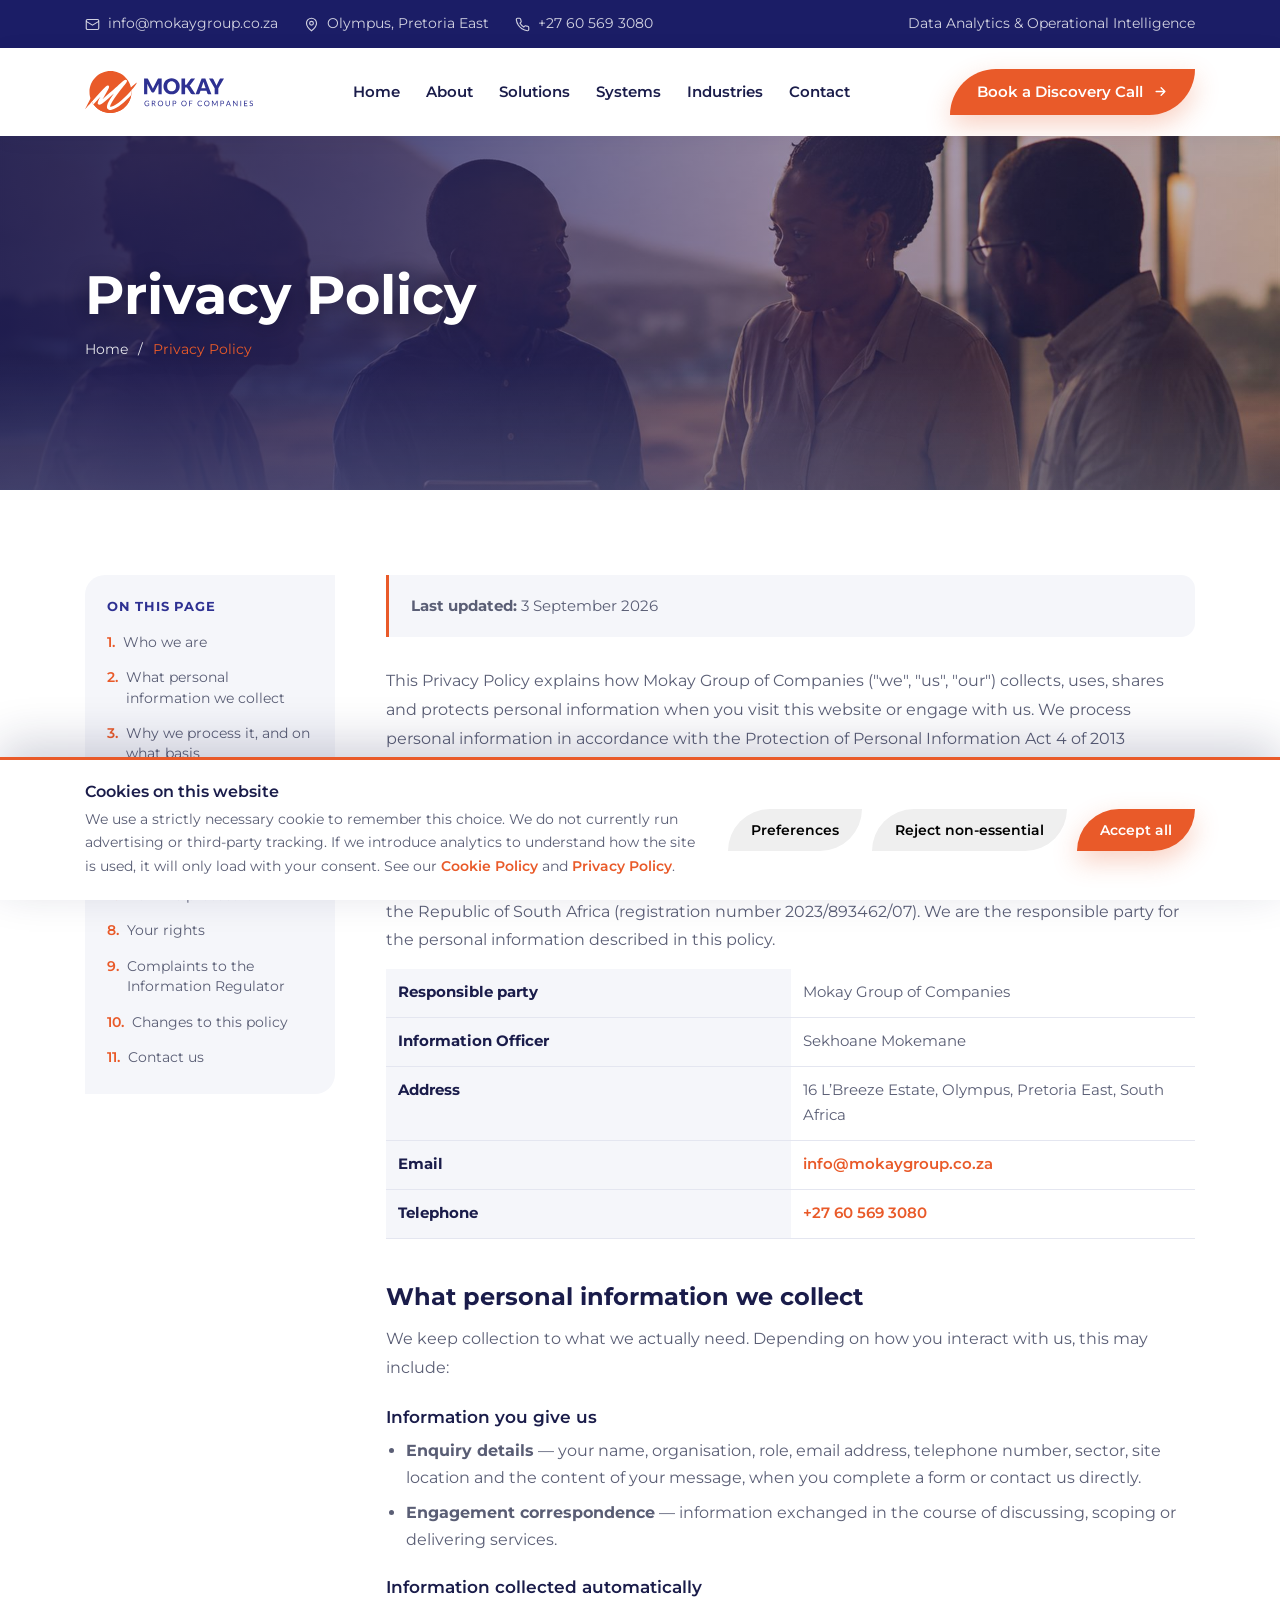
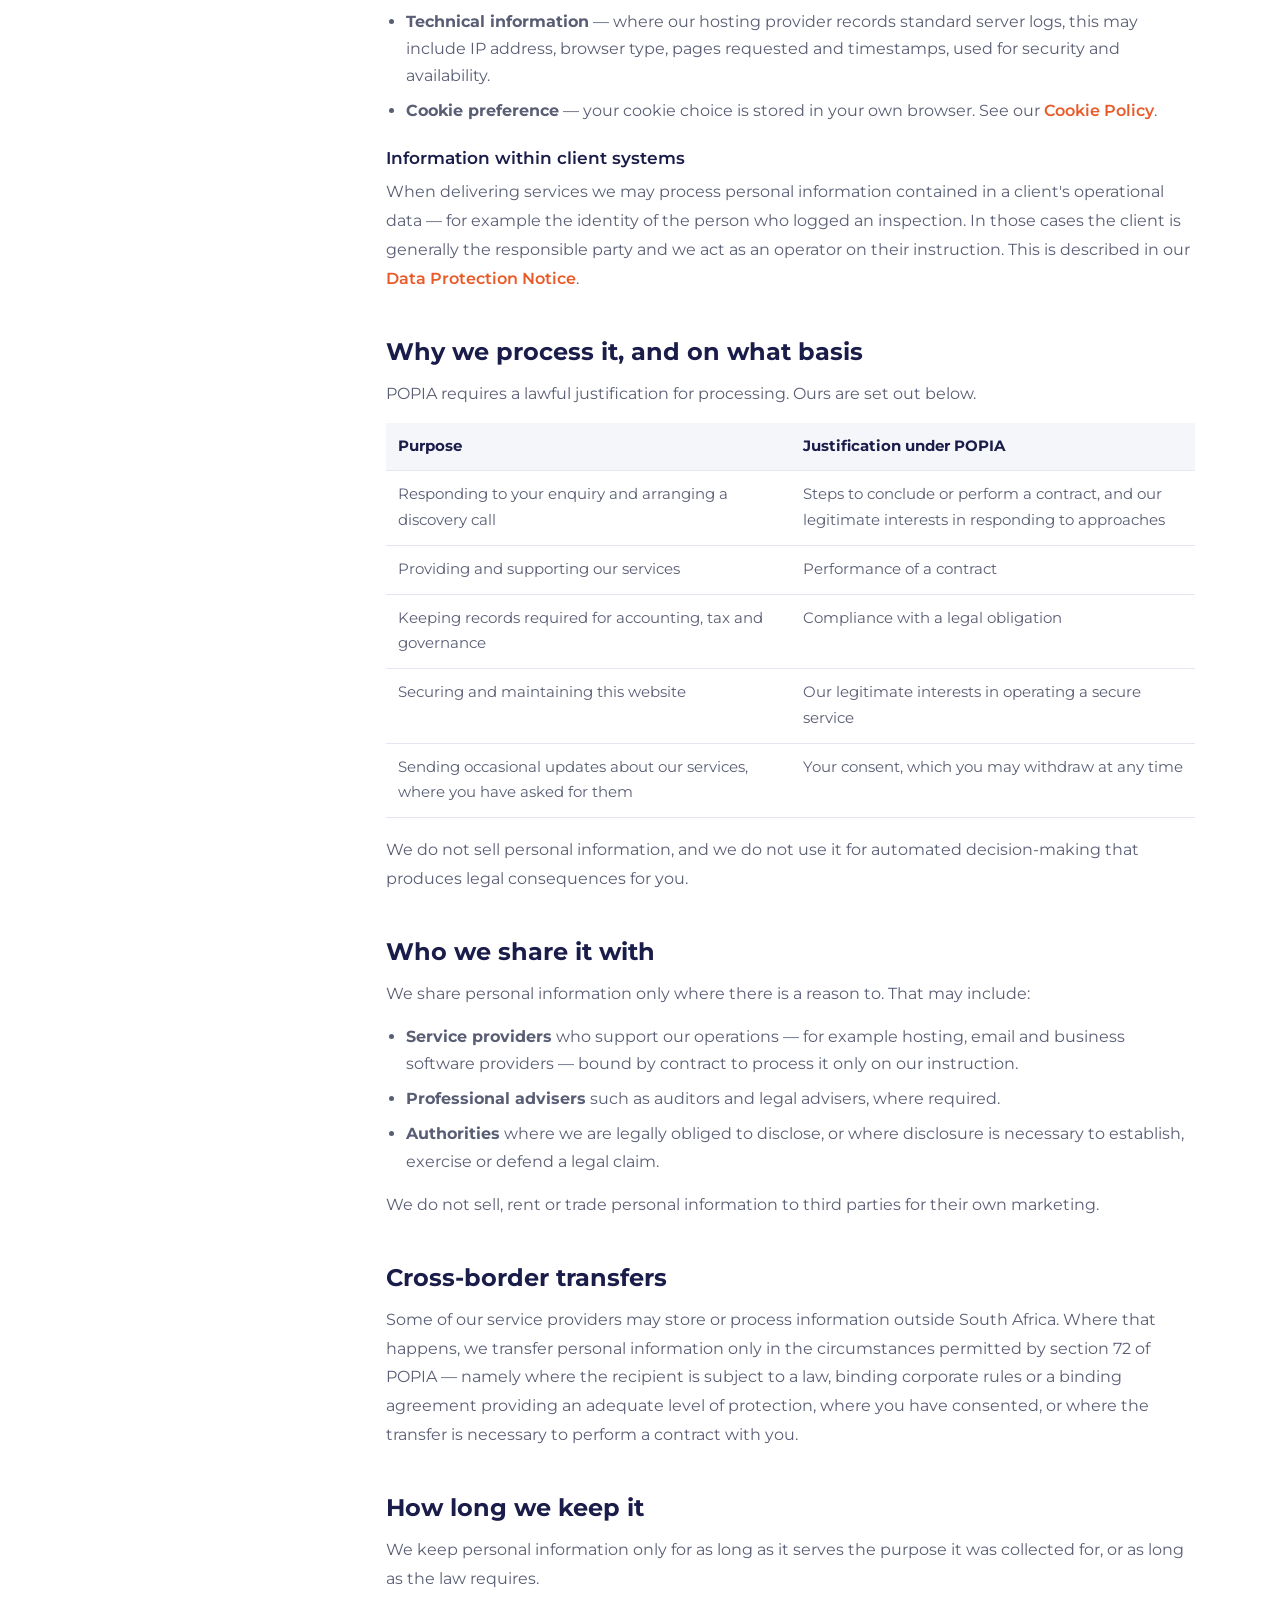
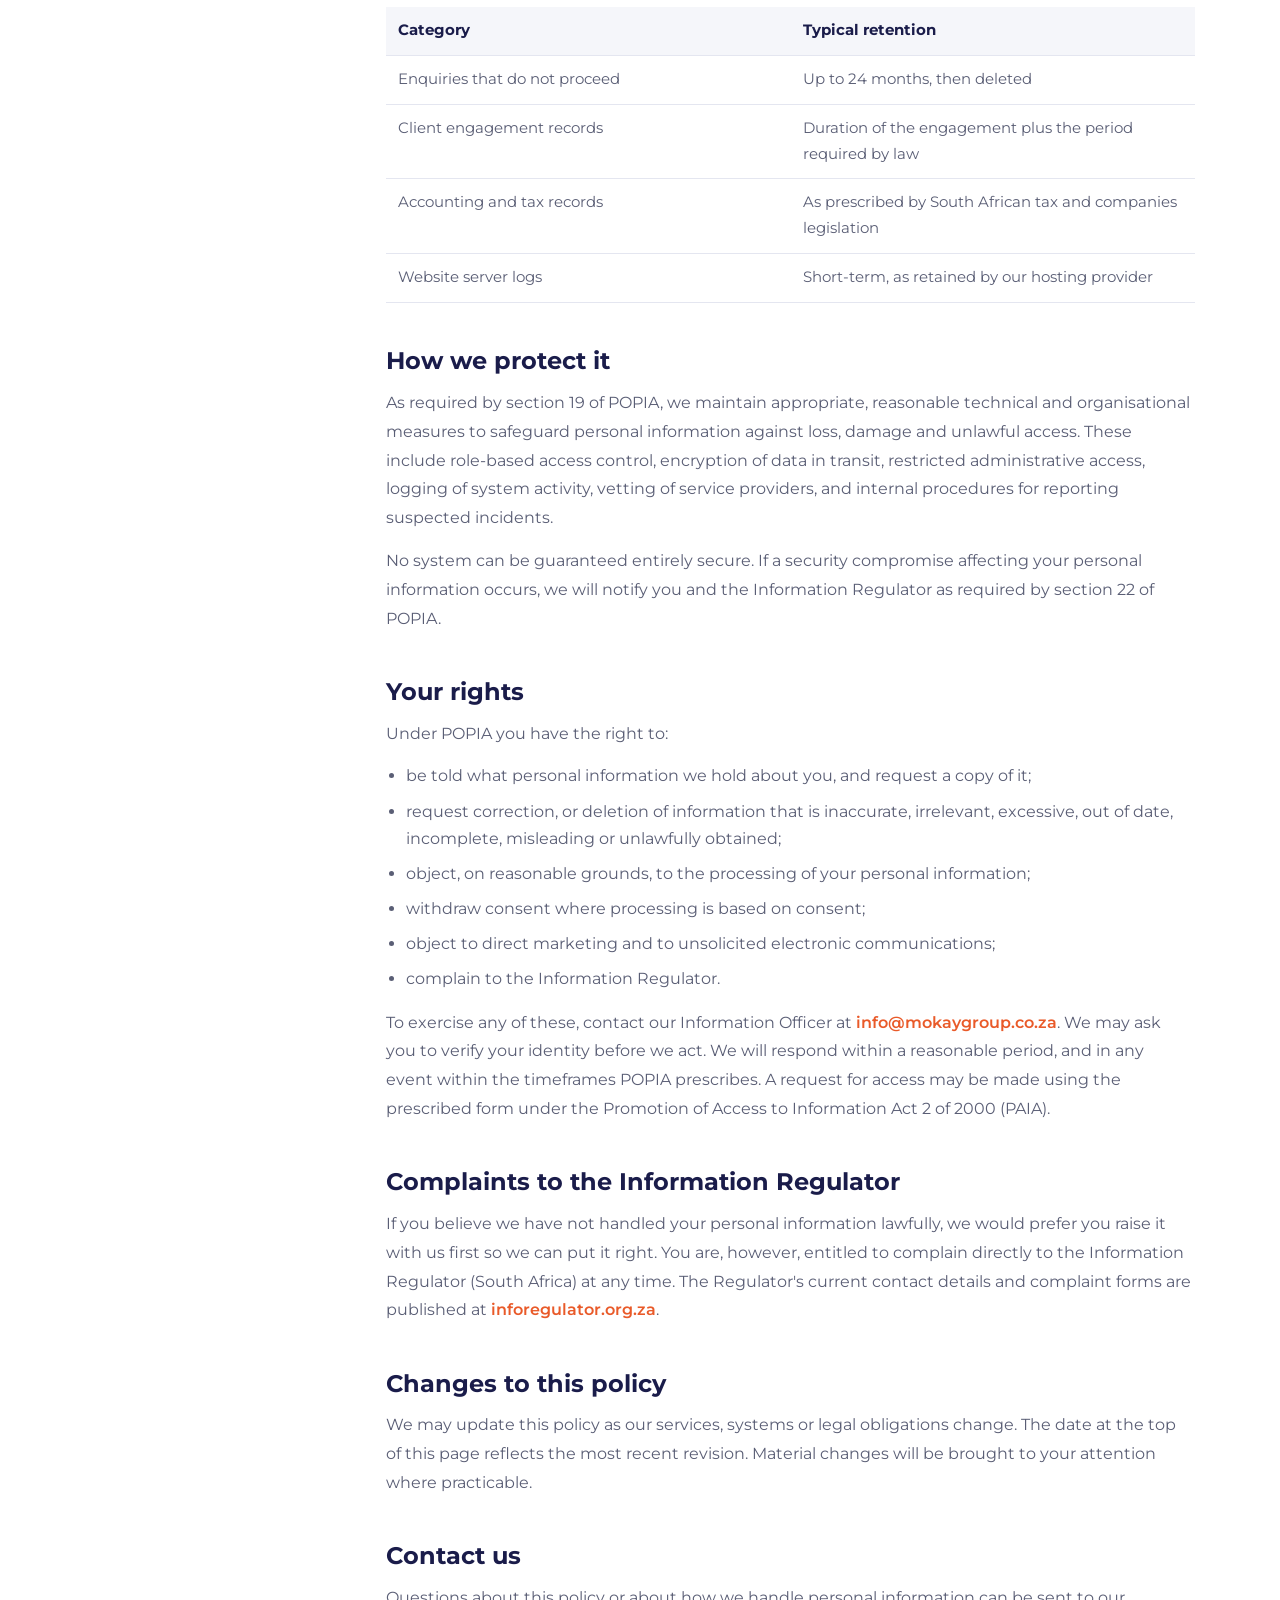
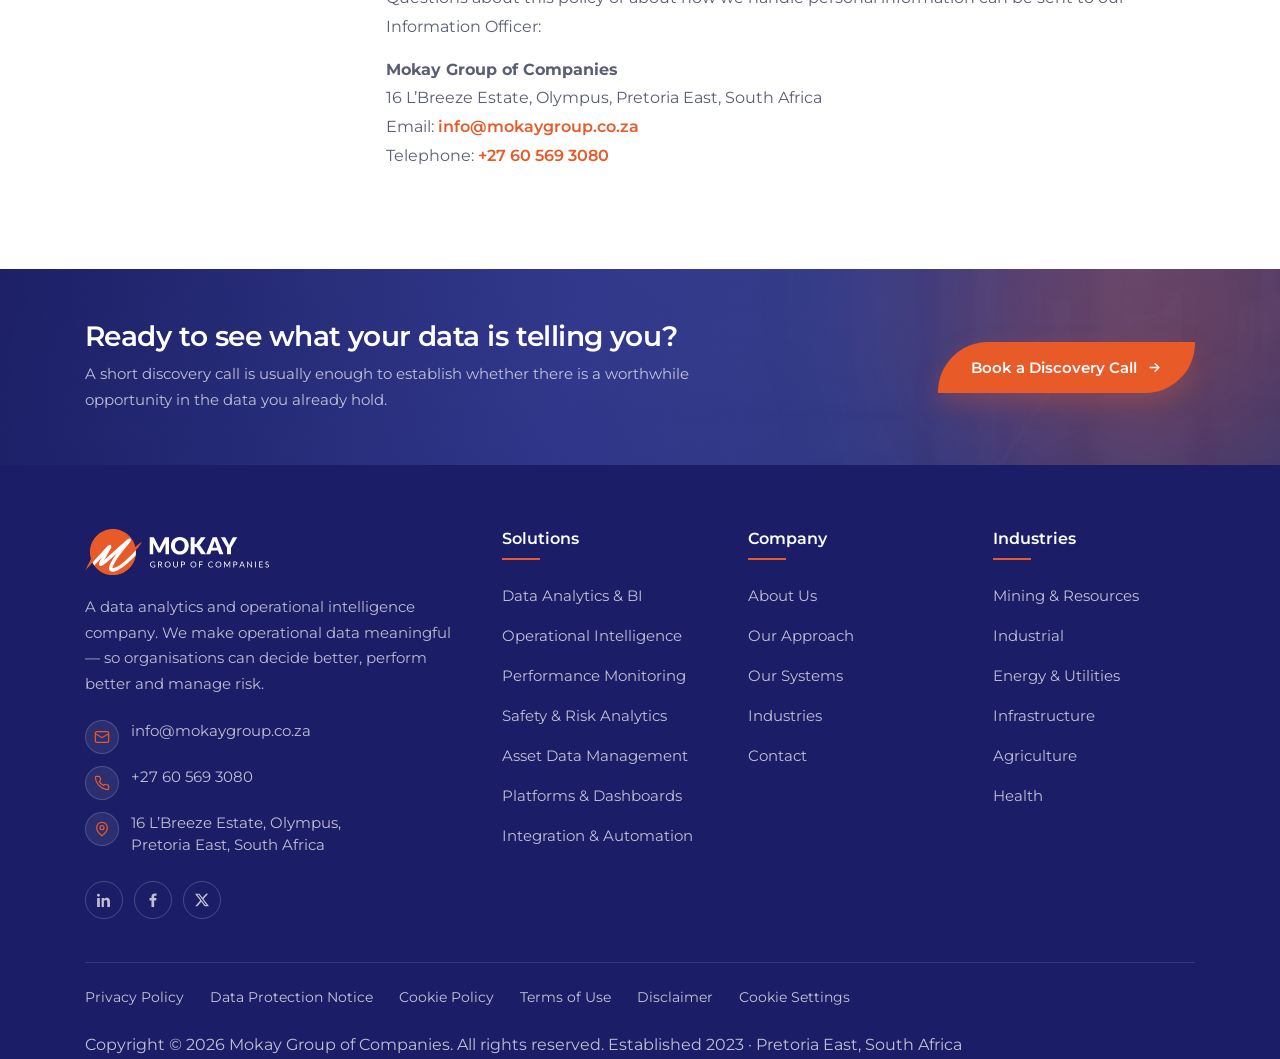
<file: privacy-policy.html>
<!DOCTYPE html>
<html lang="en">
<head>
<meta charset="UTF-8">
<meta name="viewport" content="width=device-width,initial-scale=1">
<title>Privacy Policy — Mokay Group of Companies</title>
<meta name="description" content="How Mokay Group of Companies collects, uses and protects personal information, in line with the Protection of Personal Information Act (POPIA).">
<meta name="robots" content="index,follow">
<link rel="icon" href="assets/favicon.svg" type="image/svg+xml">
<script>document.documentElement.classList.add("js");</script>
<link rel="stylesheet" href="assets/styles.css">
</head>
<body data-page="legal">

<!-- #HEADER -->
<div class="topbar">
  <div class="container topbar-inner">
    <ul>
      <li><svg class="arw" viewBox="0 0 24 24" fill="none" stroke="currentColor" stroke-width="1.8"><rect x="2" y="4" width="20" height="16" rx="2"/><path d="m2 7 10 6 10-6"/></svg><a href="mailto:info@mokaygroup.co.za">info@mokaygroup.co.za</a></li>
      <li><svg class="arw" viewBox="0 0 24 24" fill="none" stroke="currentColor" stroke-width="1.8"><path d="M20 10c0 6-8 12-8 12s-8-6-8-12a8 8 0 0 1 16 0Z"/><circle cx="12" cy="10" r="3"/></svg>Olympus, Pretoria East</li>
      <li><svg class="arw" viewBox="0 0 24 24" fill="none" stroke="currentColor" stroke-width="1.8"><path d="M22 16.9v3a2 2 0 0 1-2.2 2 19.8 19.8 0 0 1-8.6-3.1 19.5 19.5 0 0 1-6-6A19.8 19.8 0 0 1 2.1 4.2 2 2 0 0 1 4.1 2h3a2 2 0 0 1 2 1.7c.1 1 .4 1.9.7 2.8a2 2 0 0 1-.5 2.1L8.1 9.9a16 16 0 0 0 6 6l1.3-1.3a2 2 0 0 1 2.1-.4c.9.3 1.8.6 2.8.7a2 2 0 0 1 1.7 2Z"/></svg><a href="tel:+27605693080">+27 60 569 3080</a></li>
    </ul>
    <ul class="socials"><li>Data Analytics &amp; Operational Intelligence</li></ul>
  </div>
</div>

<header class="header">
  <div class="container header-inner">
    <a class="logo" href="index.html" aria-label="Mokay Group of Companies — home">
      <img src="assets/logo.svg" alt="Mokay Group of Companies" width="168" height="42">
    </a>
    <ul class="menu" data-menu>
      <li><a href="index.html" data-nav="home">Home</a></li>
      <li><a href="about.html" data-nav="about">About</a></li>
      <li><a href="solutions.html" data-nav="solutions">Solutions</a></li>
      <li><a href="systems.html" data-nav="systems">Systems</a></li>
      <li><a href="industries.html" data-nav="industries">Industries</a></li>
      <li><a href="contact.html" data-nav="contact">Contact</a></li>
    </ul>
    <div class="header-right">
      <a href="contact.html" class="btn btn-orange">Book a Discovery Call <svg class="arw" viewBox="0 0 24 24" fill="none" stroke="currentColor" stroke-width="2.2" stroke-linecap="round" stroke-linejoin="round"><path d="M5 12h14M13 6l6 6-6 6"/></svg></a>
      <button class="burger" data-burger aria-label="Toggle menu"><span></span><span></span><span></span></button>
    </div>
  </div>
</header>
<!-- /#HEADER -->

<section class="banner">
  <img class="banner-bg" src="assets/img/counter-bg.jpg" alt="" aria-hidden="true" width="1920" height="600">
  <div class="container banner-inner">
    <h1>Privacy Policy</h1>
    <div class="crumbs"><a href="index.html">Home</a> / <span>Privacy Policy</span></div>
  </div>
</section>

<section class="section">
  <div class="container legal">
    <aside class="legal-toc">
      <h5>On this page</h5>
      <ol>
          <li><a href="#who-we-are">Who we are</a></li>
          <li><a href="#what-we-collect">What personal information we collect</a></li>
          <li><a href="#why-we-process">Why we process it, and on what basis</a></li>
          <li><a href="#sharing">Who we share it with</a></li>
          <li><a href="#cross-border">Cross-border transfers</a></li>
          <li><a href="#retention">How long we keep it</a></li>
          <li><a href="#security">How we protect it</a></li>
          <li><a href="#your-rights">Your rights</a></li>
          <li><a href="#regulator">Complaints to the Information Regulator</a></li>
          <li><a href="#changes">Changes to this policy</a></li>
          <li><a href="#contact">Contact us</a></li>
      </ol>
    </aside>
    <div class="legal-body">
      <div class="legal-meta">
        <p><strong>Last updated:</strong> 3 September 2026</p>
      </div>
      <p>This Privacy Policy explains how Mokay Group of Companies ("we", "us", "our") collects, uses, shares and protects personal
    information when you visit this website or engage with us. We process personal information in accordance with the
    Protection of Personal Information Act 4 of 2013 ("POPIA").</p>

        <h2 id="who-we-are">Who we are</h2>
      <p>Mokay Group of Companies is a data analytics and operational intelligence company registered in the Republic of South Africa
      (registration number 2023/893462/07). We are the responsible party for the personal information described in this policy.</p>
      <table><tbody>
        <tr><th>Responsible party</th><td>Mokay Group of Companies</td></tr>
        <tr><th>Information Officer</th><td>Sekhoane Mokemane</td></tr>
        <tr><th>Address</th><td>16 L’Breeze Estate, Olympus, Pretoria East, South Africa</td></tr>
        <tr><th>Email</th><td><a href="mailto:info@mokaygroup.co.za">info@mokaygroup.co.za</a></td></tr>
        <tr><th>Telephone</th><td><a href="tel:+27605693080">+27 60 569 3080</a></td></tr>
      </tbody></table>

        <h2 id="what-we-collect">What personal information we collect</h2>
      <p>We keep collection to what we actually need. Depending on how you interact with us, this may include:</p>
      <h3>Information you give us</h3>
      <ul>
        <li><strong>Enquiry details</strong> — your name, organisation, role, email address, telephone number, sector,
        site location and the content of your message, when you complete a form or contact us directly.</li>
        <li><strong>Engagement correspondence</strong> — information exchanged in the course of discussing, scoping or
        delivering services.</li>
      </ul>
      <h3>Information collected automatically</h3>
      <ul>
        <li><strong>Technical information</strong> — where our hosting provider records standard server logs, this may
        include IP address, browser type, pages requested and timestamps, used for security and availability.</li>
        <li><strong>Cookie preference</strong> — your cookie choice is stored in your own browser. See our
        <a href="cookie-policy.html">Cookie Policy</a>.</li>
      </ul>
      <h3>Information within client systems</h3>
      <p>When delivering services we may process personal information contained in a client's operational data — for
      example the identity of the person who logged an inspection. In those cases the client is generally the responsible
      party and we act as an operator on their instruction. This is described in our
      <a href="data-protection.html">Data Protection Notice</a>.</p>

        <h2 id="why-we-process">Why we process it, and on what basis</h2>
      <p>POPIA requires a lawful justification for processing. Ours are set out below.</p>
      <table>
        <thead><tr><th>Purpose</th><th>Justification under POPIA</th></tr></thead>
        <tbody>
          <tr><td>Responding to your enquiry and arranging a discovery call</td><td>Steps to conclude or perform a contract, and our legitimate interests in responding to approaches</td></tr>
          <tr><td>Providing and supporting our services</td><td>Performance of a contract</td></tr>
          <tr><td>Keeping records required for accounting, tax and governance</td><td>Compliance with a legal obligation</td></tr>
          <tr><td>Securing and maintaining this website</td><td>Our legitimate interests in operating a secure service</td></tr>
          <tr><td>Sending occasional updates about our services, where you have asked for them</td><td>Your consent, which you may withdraw at any time</td></tr>
        </tbody>
      </table>
      <p>We do not sell personal information, and we do not use it for automated decision-making that produces legal
      consequences for you.</p>

        <h2 id="sharing">Who we share it with</h2>
      <p>We share personal information only where there is a reason to. That may include:</p>
      <ul>
        <li><strong>Service providers</strong> who support our operations — for example hosting, email and business
        software providers — bound by contract to process it only on our instruction.</li>
        <li><strong>Professional advisers</strong> such as auditors and legal advisers, where required.</li>
        <li><strong>Authorities</strong> where we are legally obliged to disclose, or where disclosure is necessary to
        establish, exercise or defend a legal claim.</li>
      </ul>
      <p>We do not sell, rent or trade personal information to third parties for their own marketing.</p>

        <h2 id="cross-border">Cross-border transfers</h2>
      <p>Some of our service providers may store or process information outside South Africa. Where that happens, we
      transfer personal information only in the circumstances permitted by section 72 of POPIA — namely where the
      recipient is subject to a law, binding corporate rules or a binding agreement providing an adequate level of
      protection, where you have consented, or where the transfer is necessary to perform a contract with you.</p>

        <h2 id="retention">How long we keep it</h2>
      <p>We keep personal information only for as long as it serves the purpose it was collected for, or as long as the
      law requires.</p>
      <table>
        <thead><tr><th>Category</th><th>Typical retention</th></tr></thead>
        <tbody>
          <tr><td>Enquiries that do not proceed</td><td>Up to 24 months, then deleted</td></tr>
          <tr><td>Client engagement records</td><td>Duration of the engagement plus the period required by law</td></tr>
          <tr><td>Accounting and tax records</td><td>As prescribed by South African tax and companies legislation</td></tr>
          <tr><td>Website server logs</td><td>Short-term, as retained by our hosting provider</td></tr>
        </tbody>
      </table>

        <h2 id="security">How we protect it</h2>
      <p>As required by section 19 of POPIA, we maintain appropriate, reasonable technical and organisational measures
      to safeguard personal information against loss, damage and unlawful access. These include role-based access
      control, encryption of data in transit, restricted administrative access, logging of system activity, vetting of
      service providers, and internal procedures for reporting suspected incidents.</p>
      <p>No system can be guaranteed entirely secure. If a security compromise affecting your personal information
      occurs, we will notify you and the Information Regulator as required by section 22 of POPIA.</p>

        <h2 id="your-rights">Your rights</h2>
      <p>Under POPIA you have the right to:</p>
      <ul>
        <li>be told what personal information we hold about you, and request a copy of it;</li>
        <li>request correction, or deletion of information that is inaccurate, irrelevant, excessive, out of date,
        incomplete, misleading or unlawfully obtained;</li>
        <li>object, on reasonable grounds, to the processing of your personal information;</li>
        <li>withdraw consent where processing is based on consent;</li>
        <li>object to direct marketing and to unsolicited electronic communications;</li>
        <li>complain to the Information Regulator.</li>
      </ul>
      <p>To exercise any of these, contact our Information Officer at <a href="mailto:info@mokaygroup.co.za">info@mokaygroup.co.za</a>. We may ask
      you to verify your identity before we act. We will respond within a reasonable period, and in any event within the
      timeframes POPIA prescribes. A request for access may be made using the prescribed form under the Promotion of
      Access to Information Act 2 of 2000 (PAIA).</p>

        <h2 id="regulator">Complaints to the Information Regulator</h2>
      <p>If you believe we have not handled your personal information lawfully, we would prefer you raise it with us
      first so we can put it right. You are, however, entitled to complain directly to the Information Regulator (South
      Africa) at any time. The Regulator's current contact details and complaint forms are published at
      <a href="https://inforegulator.org.za" target="_blank" rel="noopener noreferrer">inforegulator.org.za</a>.</p>

        <h2 id="changes">Changes to this policy</h2>
      <p>We may update this policy as our services, systems or legal obligations change. The date at the top of this page
      reflects the most recent revision. Material changes will be brought to your attention where practicable.</p>

        <h2 id="contact">Contact us</h2>
      <p>Questions about this policy or about how we handle personal information can be sent to our Information Officer:</p>
      <p><strong>Mokay Group of Companies</strong><br>16 L’Breeze Estate, Olympus, Pretoria East, South Africa<br>
      Email: <a href="mailto:info@mokaygroup.co.za">info@mokaygroup.co.za</a><br>
      Telephone: <a href="tel:+27605693080">+27 60 569 3080</a></p>
    </div>
  </div>
</section>

<!-- #FOOTER -->
<footer class="footer">

  <div class="footer-cta">
    <img class="footer-cta-bg" src="assets/img/cta-bg.jpg" alt="" aria-hidden="true" width="1920" height="1200">
    <div class="container footer-cta-inner">
      <div>
        <h3>Ready to see what your data is telling you?</h3>
        <p>A short discovery call is usually enough to establish whether there is a worthwhile opportunity in the data you already hold.</p>
      </div>
      <a href="contact.html" class="btn btn-orange">Book a Discovery Call <svg class="arw" viewBox="0 0 24 24" fill="none" stroke="currentColor" stroke-width="2.2" stroke-linecap="round" stroke-linejoin="round"><path d="M5 12h14M13 6l6 6-6 6"/></svg></a>
    </div>
  </div>

  <div class="container footer-main">
    <div class="footer-grid">
      <div class="f-brand">
        <div class="footer-logo"><img src="assets/logo-white.svg" alt="Mokay Group of Companies" width="184" height="46"></div>
        <p>A data analytics and operational intelligence company. We make operational data meaningful — so organisations can decide better, perform better and manage risk.</p>
        <ul class="f-contact">
          <li><span class="ico"><svg width="16" height="16" viewBox="0 0 24 24" fill="none" stroke="currentColor" stroke-width="1.8"><rect x="2" y="4" width="20" height="16" rx="2"/><path d="m2 7 10 6 10-6"/></svg></span><a href="mailto:info@mokaygroup.co.za">info@mokaygroup.co.za</a></li>
          <li><span class="ico"><svg width="16" height="16" viewBox="0 0 24 24" fill="none" stroke="currentColor" stroke-width="1.8"><path d="M22 16.9v3a2 2 0 0 1-2.2 2 19.8 19.8 0 0 1-8.6-3.1 19.5 19.5 0 0 1-6-6A19.8 19.8 0 0 1 2.1 4.2 2 2 0 0 1 4.1 2h3a2 2 0 0 1 2 1.7c.1 1 .4 1.9.7 2.8a2 2 0 0 1-.5 2.1L8.1 9.9a16 16 0 0 0 6 6l1.3-1.3a2 2 0 0 1 2.1-.4c.9.3 1.8.6 2.8.7a2 2 0 0 1 1.7 2Z"/></svg></span><a href="tel:+27605693080">+27 60 569 3080</a></li>
          <li><span class="ico"><svg width="16" height="16" viewBox="0 0 24 24" fill="none" stroke="currentColor" stroke-width="1.8"><path d="M20 10c0 6-8 12-8 12s-8-6-8-12a8 8 0 0 1 16 0Z"/><circle cx="12" cy="10" r="3"/></svg></span>16 L’Breeze Estate, Olympus,<br>Pretoria East, South Africa</li>
        </ul>
        <div class="socials-row">
          <a href="#" aria-label="LinkedIn"><svg width="14" height="14" viewBox="0 0 24 24" fill="currentColor"><path d="M4.98 3.5A2.5 2.5 0 1 1 0 3.5a2.5 2.5 0 0 1 4.98 0ZM.2 8.4h4.6V24H.2V8.4Zm7.7 0h4.4v2.1h.06c.61-1.1 2.1-2.3 4.34-2.3 4.64 0 5.5 3 5.5 6.9V24h-4.6v-7.9c0-1.9-.03-4.3-2.7-4.3-2.7 0-3.1 2-3.1 4.2V24H7.9V8.4Z"/></svg></a>
          <a href="#" aria-label="Facebook"><svg width="14" height="14" viewBox="0 0 24 24" fill="currentColor"><path d="M14 8.5V6.2c0-.9.2-1.4 1.6-1.4H18V.8C17.6.8 16.3.7 14.8.7c-3.2 0-5.4 2-5.4 5.6v2.2H6v4.3h3.4V24H14V12.8h3.5l.5-4.3H14Z"/></svg></a>
          <a href="#" aria-label="X"><svg width="14" height="14" viewBox="0 0 24 24" fill="currentColor"><path d="M18.9 1.2h3.7l-8.1 9.2 9.5 12.4h-7.4l-5.8-7.6-6.7 7.6H.4l8.6-9.9L0 1.2h7.6l5.2 6.9 6.1-6.9Zm-1.3 19.4h2L6.5 3.2h-2.2l13.3 17.4Z"/></svg></a>
        </div>
      </div>
      <div>
        <h5>Solutions</h5>
        <ul>
          <li><a href="solutions.html#analytics">Data Analytics &amp; BI</a></li>
          <li><a href="solutions.html#operational">Operational Intelligence</a></li>
          <li><a href="solutions.html#performance">Performance Monitoring</a></li>
          <li><a href="solutions.html#safety">Safety &amp; Risk Analytics</a></li>
          <li><a href="solutions.html#asset">Asset Data Management</a></li>
          <li><a href="solutions.html#platforms">Platforms &amp; Dashboards</a></li>
          <li><a href="solutions.html#integration">Integration &amp; Automation</a></li>
        </ul>
      </div>
      <div>
        <h5>Company</h5>
        <ul>
          <li><a href="about.html">About Us</a></li>
          <li><a href="about.html#approach">Our Approach</a></li>
          <li><a href="systems.html">Our Systems</a></li>
          <li><a href="industries.html">Industries</a></li>
          <li><a href="contact.html">Contact</a></li>
        </ul>
      </div>
      <div>
        <h5>Industries</h5>
        <ul>
          <li><a href="industries.html#mining">Mining &amp; Resources</a></li>
          <li><a href="industries.html#industrial">Industrial</a></li>
          <li><a href="industries.html#energy">Energy &amp; Utilities</a></li>
          <li><a href="industries.html#infrastructure">Infrastructure</a></li>
          <li><a href="industries.html#agriculture">Agriculture</a></li>
          <li><a href="industries.html#health">Health</a></li>
        </ul>
      </div>
    </div>
    <ul class="foot-links">
      <li><a href="privacy-policy.html">Privacy Policy</a></li>
      <li><a href="data-protection.html">Data Protection Notice</a></li>
      <li><a href="cookie-policy.html">Cookie Policy</a></li>
      <li><a href="terms-of-use.html">Terms of Use</a></li>
      <li><a href="disclaimer.html">Disclaimer</a></li>
      <li><a href="#" data-cookie-settings>Cookie Settings</a></li>
    </ul>
    <div class="foot-bot">
      <span>Copyright © <span data-year>2026</span> Mokay Group of Companies. All rights reserved.</span>
      <span>Established 2023 · Pretoria East, South Africa</span>
    </div>
  </div>
</footer>

<button class="to-top" data-to-top aria-label="Back to top">
  <svg width="18" height="18" viewBox="0 0 24 24" fill="none" stroke="currentColor" stroke-width="2.4" stroke-linecap="round" stroke-linejoin="round"><path d="M12 19V5M5 12l7-7 7 7"/></svg>
</button>
<!-- /#FOOTER -->
<!-- #COOKIE -->
<div class="cookie" data-cookie role="dialog" aria-label="Cookie preferences" aria-live="polite" hidden>
  <div class="container">
    <div class="cookie-inner">
      <div>
        <h4>Cookies on this website</h4>
        <p>We use a strictly necessary cookie to remember this choice. We do not currently run advertising or
        third-party tracking. If we introduce analytics to understand how the site is used, it will only load
        with your consent. See our <a href="cookie-policy.html">Cookie Policy</a> and
        <a href="privacy-policy.html">Privacy Policy</a>.</p>
      </div>
      <div class="cookie-actions">
        <button type="button" class="btn btn-outline-dark" data-consent="prefs">Preferences</button>
        <button type="button" class="btn btn-outline-dark" data-consent="reject">Reject non-essential</button>
        <button type="button" class="btn btn-orange" data-consent="accept">Accept all</button>
      </div>
    </div>
    <div class="cookie-prefs" data-cookie-prefs>
      <label class="cookie-opt">
        <input type="checkbox" data-cat="necessary" checked disabled>
        <span><b>Strictly necessary <span class="locked">Always on</span></b>
        <span>Required for the site to function and to remember your cookie choice. Cannot be switched off.</span></span>
      </label>
      <label class="cookie-opt">
        <input type="checkbox" data-cat="analytics">
        <span><b>Analytics</b>
        <span>Helps us understand which pages are useful so we can improve them. Not currently in use — this setting applies if we add it.</span></span>
      </label>
      <label class="cookie-opt">
        <input type="checkbox" data-cat="functional">
        <span><b>Functional</b>
        <span>Enables optional conveniences such as embedded media or remembering form details between visits.</span></span>
      </label>
      <div style="padding-top:16px">
        <button type="button" class="btn btn-orange" data-consent="save">Save preferences</button>
      </div>
    </div>
  </div>
</div>
<!-- /#COOKIE -->

<script src="assets/app.js"></script>
</body>
</html>
</file>
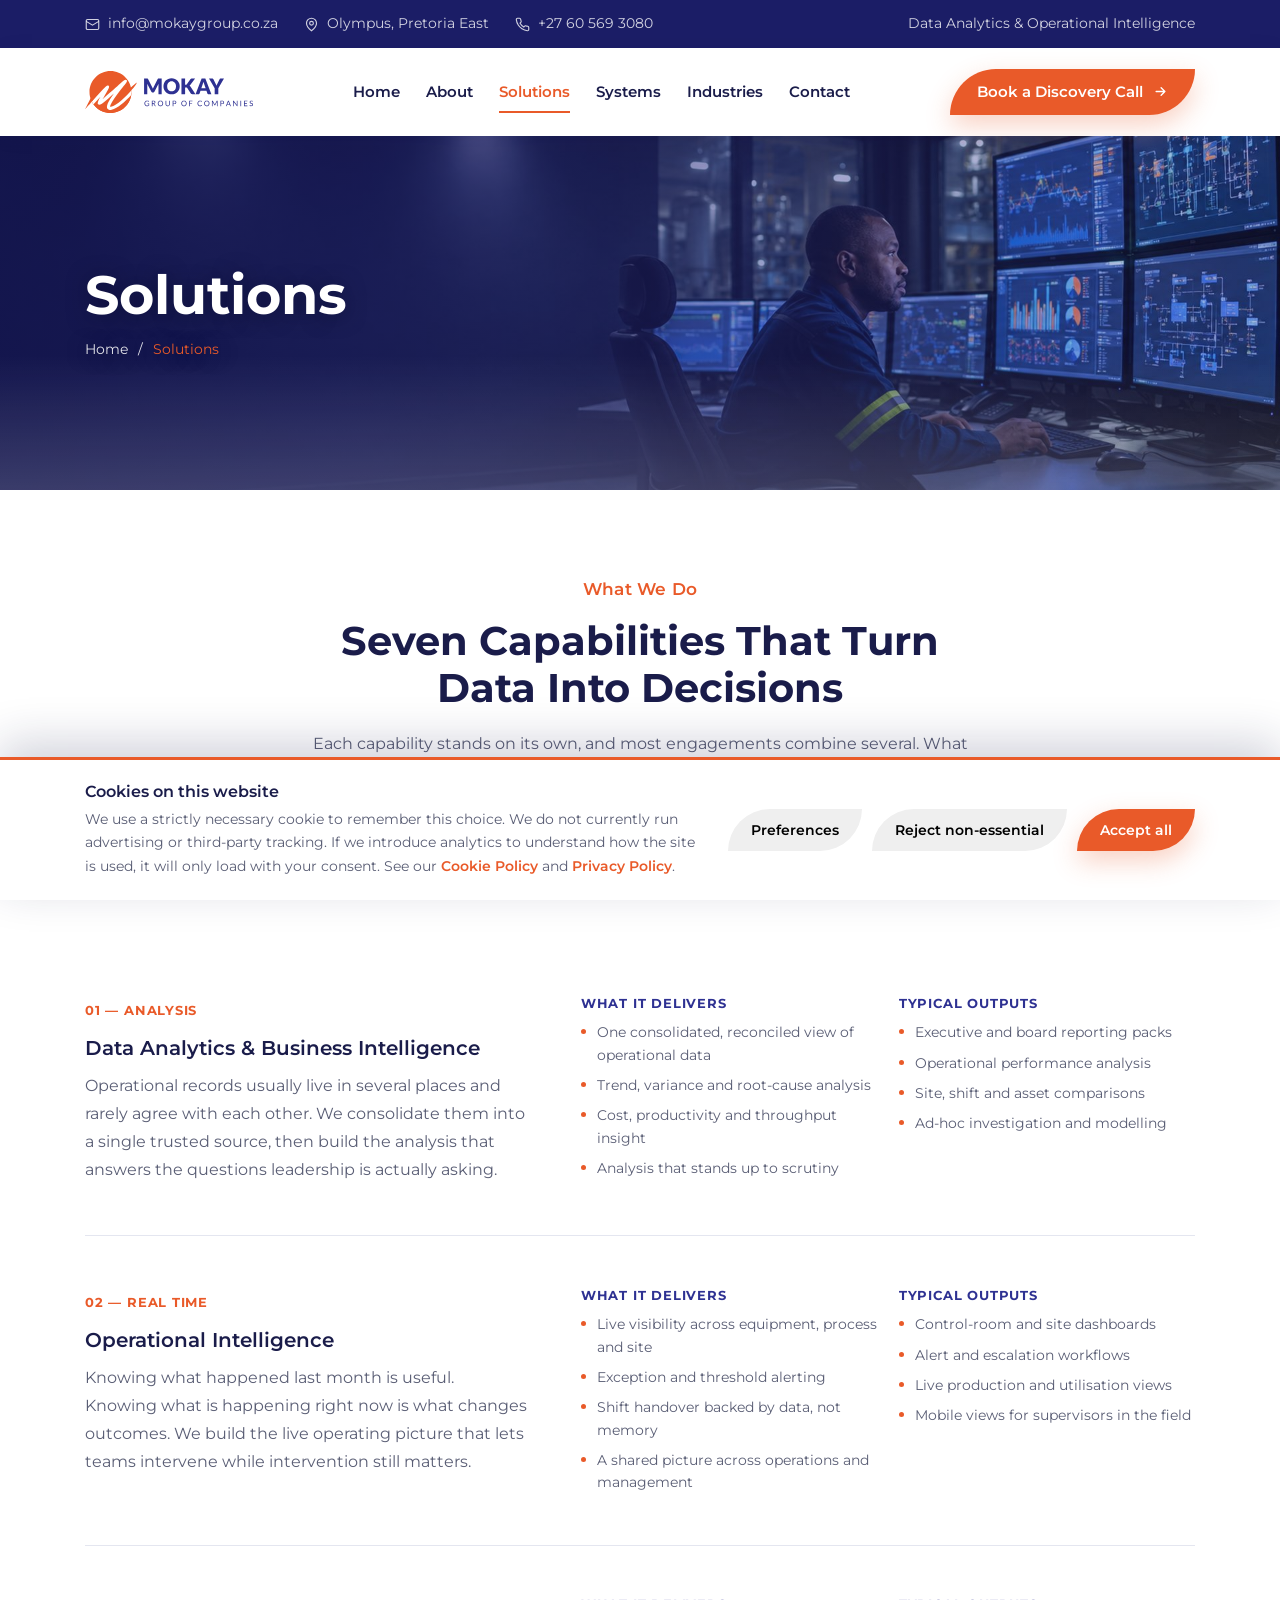
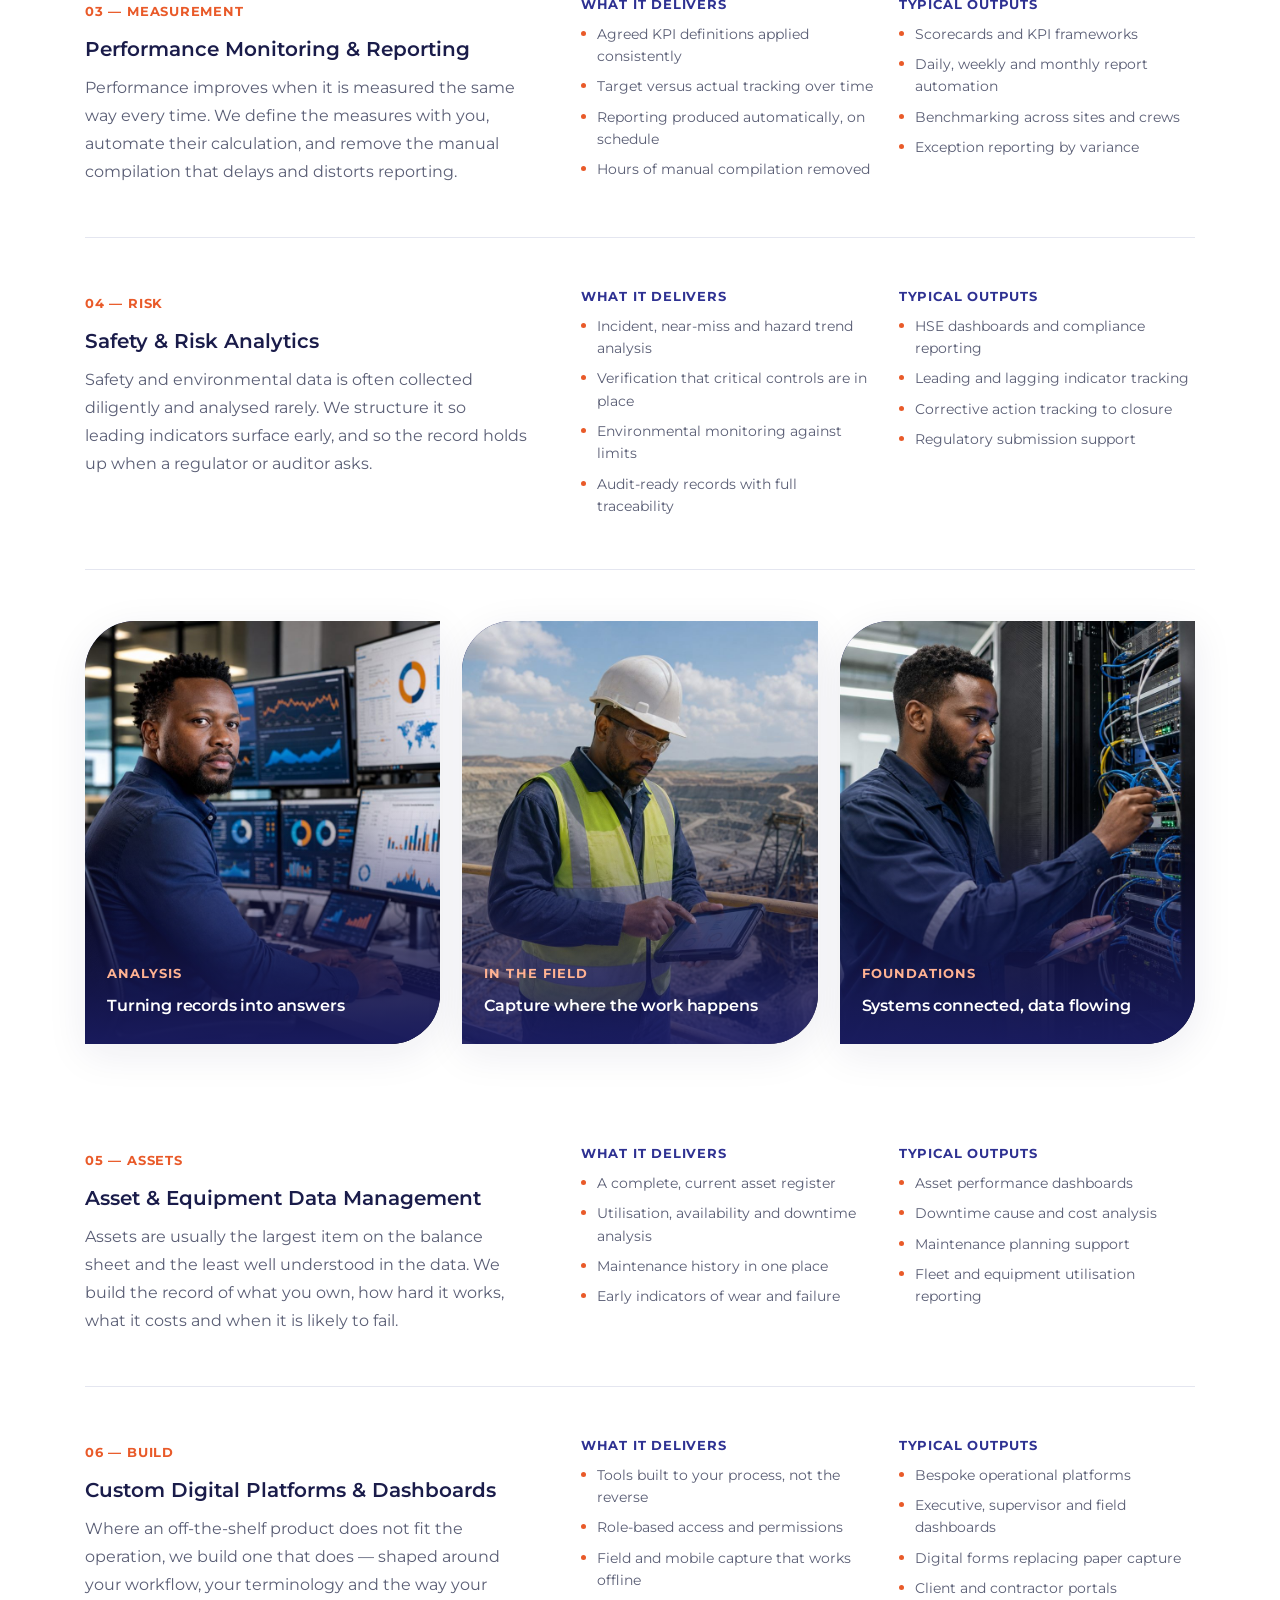
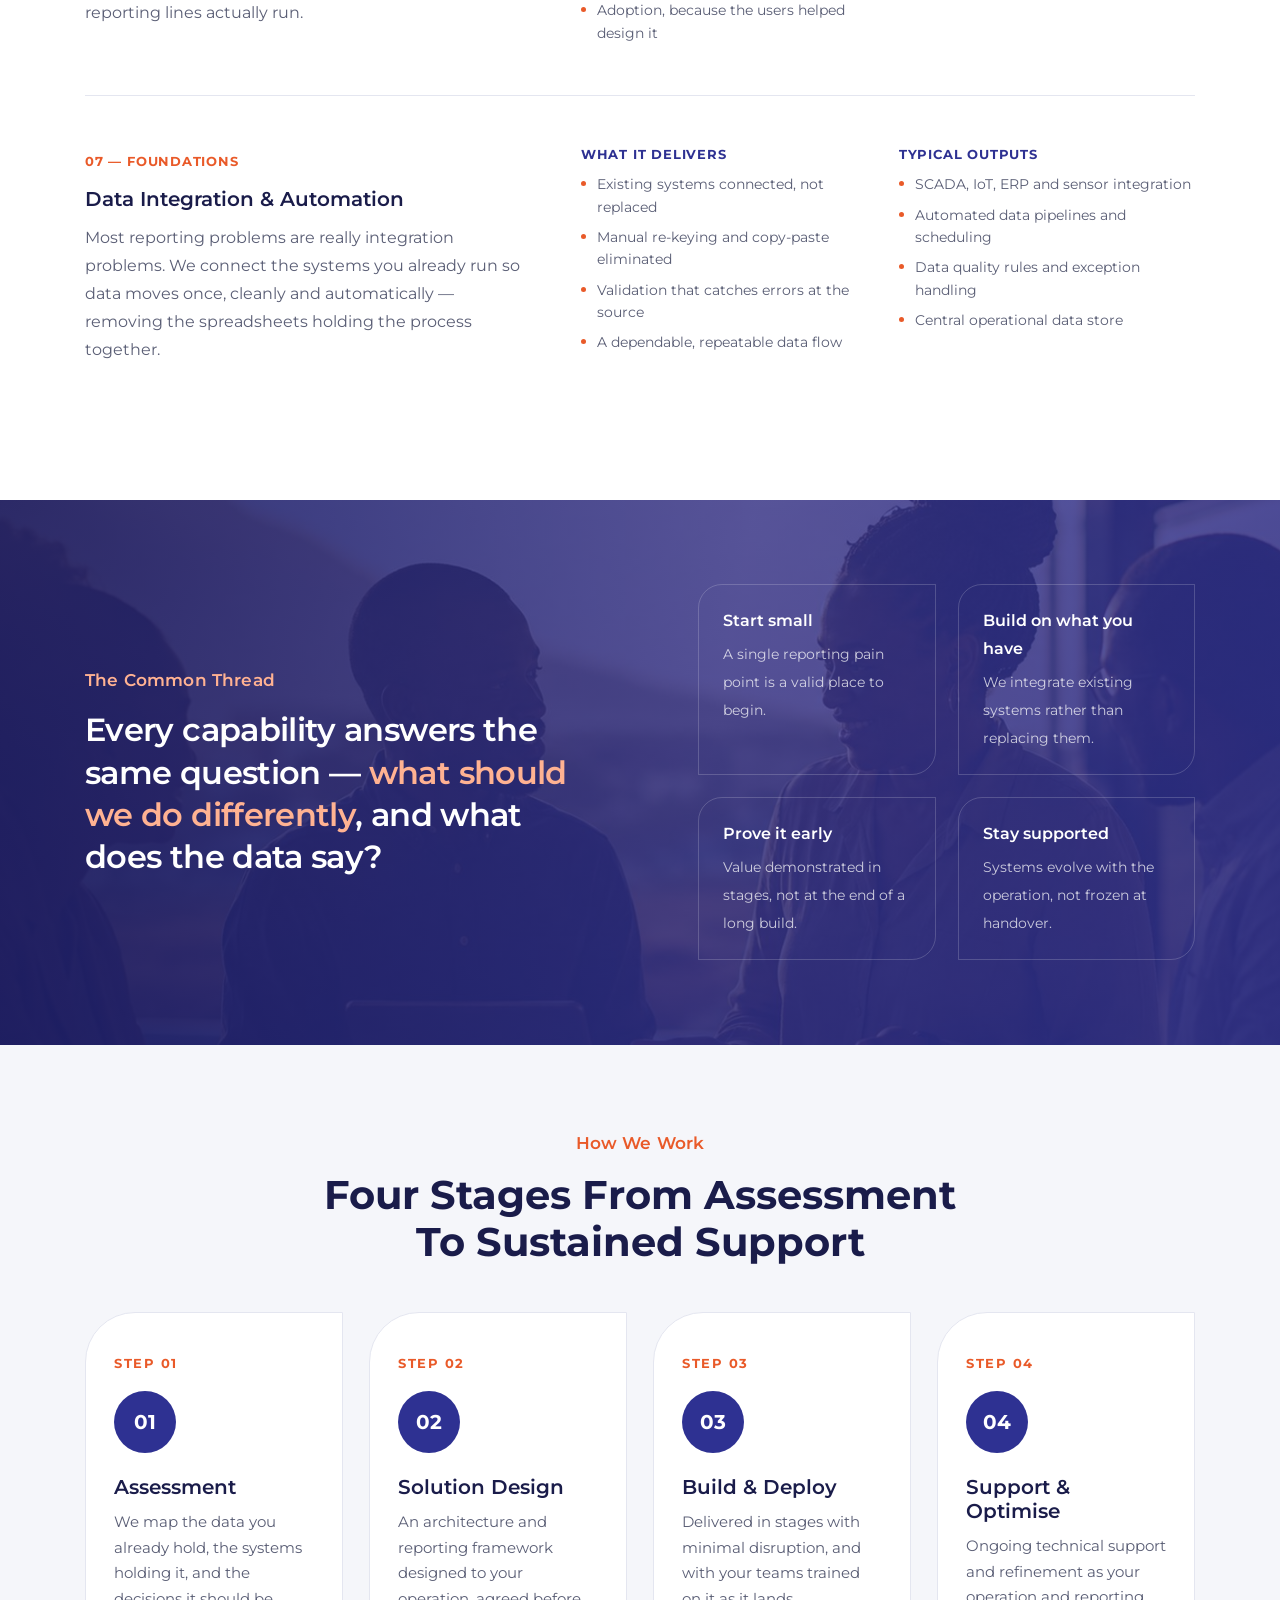
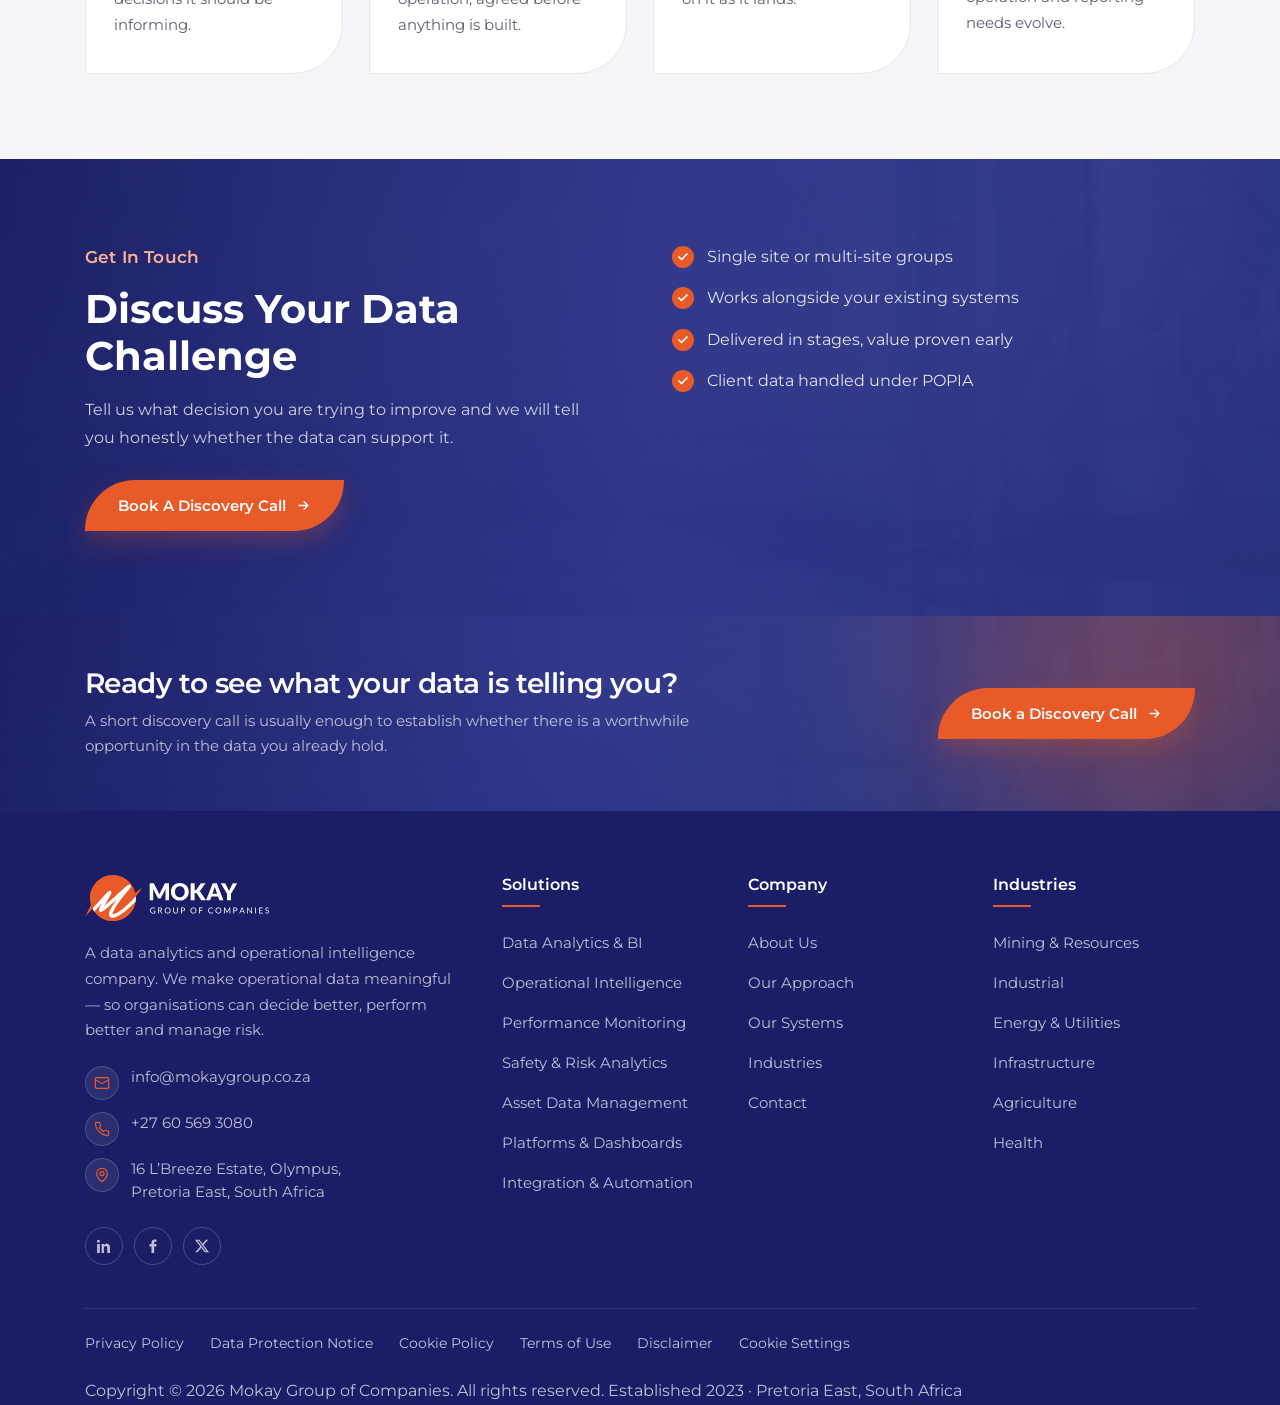
<file: solutions.html>
<!DOCTYPE html>
<html lang="en">
<head>
<meta charset="UTF-8">
<meta name="viewport" content="width=device-width,initial-scale=1">
<title>Solutions — Data Analytics &amp; Operational Intelligence | Mokay Group</title>
<meta name="description" content="Data analytics and business intelligence, operational intelligence, performance monitoring, safety and risk analytics, asset data management, custom platforms and dashboards, and data integration and automation.">
<link rel="icon" href="assets/favicon.svg" type="image/svg+xml">
<script>document.documentElement.classList.add("js");</script>
<link rel="stylesheet" href="assets/styles.css">
</head>
<body data-page="solutions">

<!-- #HEADER -->
<div class="topbar">
  <div class="container topbar-inner">
    <ul>
      <li><svg class="arw" viewBox="0 0 24 24" fill="none" stroke="currentColor" stroke-width="1.8"><rect x="2" y="4" width="20" height="16" rx="2"/><path d="m2 7 10 6 10-6"/></svg><a href="mailto:info@mokaygroup.co.za">info@mokaygroup.co.za</a></li>
      <li><svg class="arw" viewBox="0 0 24 24" fill="none" stroke="currentColor" stroke-width="1.8"><path d="M20 10c0 6-8 12-8 12s-8-6-8-12a8 8 0 0 1 16 0Z"/><circle cx="12" cy="10" r="3"/></svg>Olympus, Pretoria East</li>
      <li><svg class="arw" viewBox="0 0 24 24" fill="none" stroke="currentColor" stroke-width="1.8"><path d="M22 16.9v3a2 2 0 0 1-2.2 2 19.8 19.8 0 0 1-8.6-3.1 19.5 19.5 0 0 1-6-6A19.8 19.8 0 0 1 2.1 4.2 2 2 0 0 1 4.1 2h3a2 2 0 0 1 2 1.7c.1 1 .4 1.9.7 2.8a2 2 0 0 1-.5 2.1L8.1 9.9a16 16 0 0 0 6 6l1.3-1.3a2 2 0 0 1 2.1-.4c.9.3 1.8.6 2.8.7a2 2 0 0 1 1.7 2Z"/></svg><a href="tel:+27605693080">+27 60 569 3080</a></li>
    </ul>
    <ul class="socials"><li>Data Analytics &amp; Operational Intelligence</li></ul>
  </div>
</div>

<header class="header">
  <div class="container header-inner">
    <a class="logo" href="index.html" aria-label="Mokay Group of Companies — home">
      <img src="assets/logo.svg" alt="Mokay Group of Companies" width="168" height="42">
    </a>
    <ul class="menu" data-menu>
      <li><a href="index.html" data-nav="home">Home</a></li>
      <li><a href="about.html" data-nav="about">About</a></li>
      <li><a href="solutions.html" data-nav="solutions" class="active">Solutions</a></li>
      <li><a href="systems.html" data-nav="systems">Systems</a></li>
      <li><a href="industries.html" data-nav="industries">Industries</a></li>
      <li><a href="contact.html" data-nav="contact">Contact</a></li>
    </ul>
    <div class="header-right">
      <a href="contact.html" class="btn btn-orange">Book a Discovery Call <svg class="arw" viewBox="0 0 24 24" fill="none" stroke="currentColor" stroke-width="2.2" stroke-linecap="round" stroke-linejoin="round"><path d="M5 12h14M13 6l6 6-6 6"/></svg></a>
      <button class="burger" data-burger aria-label="Toggle menu"><span></span><span></span><span></span></button>
    </div>
  </div>
</header>
<!-- /#HEADER -->

<section class="banner">
  <img class="banner-bg" src="assets/img/hero-3.jpg" alt="" aria-hidden="true" width="1920" height="900">
  <div class="container banner-inner">
    <h1>Solutions</h1>
    <div class="crumbs"><a href="index.html">Home</a> / <span>Solutions</span></div>
  </div>
</section>

<!-- ============ INTRO ============ -->
<section class="section" style="padding-bottom:0">
  <div class="container">
    <div class="section-head center reveal">
      <span class="subtitle">What We Do</span>
      <h2>Seven Capabilities That Turn Data Into Decisions</h2>
      <p>Each capability stands on its own, and most engagements combine several. What connects them is a single objective — making operational data meaningful to the people accountable for the outcome.</p>
    </div>
  </div>
</section>

<!-- ============ THE SEVEN ============ -->
<section class="section">
  <div class="container">

    <div class="ind-row reveal" id="analytics">
      <div>
        <span class="badge">01 — Analysis</span>
        <h3>Data Analytics &amp; Business Intelligence</h3>
        <p>Operational records usually live in several places and rarely agree with each other. We consolidate them into a single trusted source, then build the analysis that answers the questions leadership is actually asking.</p>
      </div>
      <div class="ind-detail">
        <div>
          <h5>What it delivers</h5>
          <ul>
            <li>One consolidated, reconciled view of operational data</li>
            <li>Trend, variance and root-cause analysis</li>
            <li>Cost, productivity and throughput insight</li>
            <li>Analysis that stands up to scrutiny</li>
          </ul>
        </div>
        <div>
          <h5>Typical outputs</h5>
          <ul>
            <li>Executive and board reporting packs</li>
            <li>Operational performance analysis</li>
            <li>Site, shift and asset comparisons</li>
            <li>Ad-hoc investigation and modelling</li>
          </ul>
        </div>
      </div>
    </div>

    <div class="ind-row reveal" id="operational">
      <div>
        <span class="badge">02 — Real Time</span>
        <h3>Operational Intelligence</h3>
        <p>Knowing what happened last month is useful. Knowing what is happening right now is what changes outcomes. We build the live operating picture that lets teams intervene while intervention still matters.</p>
      </div>
      <div class="ind-detail">
        <div>
          <h5>What it delivers</h5>
          <ul>
            <li>Live visibility across equipment, process and site</li>
            <li>Exception and threshold alerting</li>
            <li>Shift handover backed by data, not memory</li>
            <li>A shared picture across operations and management</li>
          </ul>
        </div>
        <div>
          <h5>Typical outputs</h5>
          <ul>
            <li>Control-room and site dashboards</li>
            <li>Alert and escalation workflows</li>
            <li>Live production and utilisation views</li>
            <li>Mobile views for supervisors in the field</li>
          </ul>
        </div>
      </div>
    </div>

    <div class="ind-row reveal" id="performance">
      <div>
        <span class="badge">03 — Measurement</span>
        <h3>Performance Monitoring &amp; Reporting</h3>
        <p>Performance improves when it is measured the same way every time. We define the measures with you, automate their calculation, and remove the manual compilation that delays and distorts reporting.</p>
      </div>
      <div class="ind-detail">
        <div>
          <h5>What it delivers</h5>
          <ul>
            <li>Agreed KPI definitions applied consistently</li>
            <li>Target versus actual tracking over time</li>
            <li>Reporting produced automatically, on schedule</li>
            <li>Hours of manual compilation removed</li>
          </ul>
        </div>
        <div>
          <h5>Typical outputs</h5>
          <ul>
            <li>Scorecards and KPI frameworks</li>
            <li>Daily, weekly and monthly report automation</li>
            <li>Benchmarking across sites and crews</li>
            <li>Exception reporting by variance</li>
          </ul>
        </div>
      </div>
    </div>

    <div class="ind-row reveal" id="safety">
      <div>
        <span class="badge">04 — Risk</span>
        <h3>Safety &amp; Risk Analytics</h3>
        <p>Safety and environmental data is often collected diligently and analysed rarely. We structure it so leading indicators surface early, and so the record holds up when a regulator or auditor asks.</p>
      </div>
      <div class="ind-detail">
        <div>
          <h5>What it delivers</h5>
          <ul>
            <li>Incident, near-miss and hazard trend analysis</li>
            <li>Verification that critical controls are in place</li>
            <li>Environmental monitoring against limits</li>
            <li>Audit-ready records with full traceability</li>
          </ul>
        </div>
        <div>
          <h5>Typical outputs</h5>
          <ul>
            <li>HSE dashboards and compliance reporting</li>
            <li>Leading and lagging indicator tracking</li>
            <li>Corrective action tracking to closure</li>
            <li>Regulatory submission support</li>
          </ul>
        </div>
      </div>
    </div>

    <div class="cap-shots reveal">
      <figure class="cap-shot">
        <img src="assets/img/capability-analytics.jpg" alt="Analyst at a multi-screen workstation reviewing operational dashboards and trend charts" width="840" height="1000">
        <span><i>Analysis</i>Turning records into answers</span>
      </figure>
      <figure class="cap-shot">
        <img src="assets/img/capability-field.jpg" alt="Engineer in hi-vis and hard hat checking a dashboard on a rugged tablet above an open-pit mine" width="840" height="1000">
        <span><i>In the field</i>Capture where the work happens</span>
      </figure>
      <figure class="cap-shot">
        <img src="assets/img/capability-integration.jpg" alt="Engineer working at a network cabinet, connecting the infrastructure that carries operational data" width="840" height="1000">
        <span><i>Foundations</i>Systems connected, data flowing</span>
      </figure>
    </div>

    <div class="ind-row reveal" id="asset">
      <div>
        <span class="badge">05 — Assets</span>
        <h3>Asset &amp; Equipment Data Management</h3>
        <p>Assets are usually the largest item on the balance sheet and the least well understood in the data. We build the record of what you own, how hard it works, what it costs and when it is likely to fail.</p>
      </div>
      <div class="ind-detail">
        <div>
          <h5>What it delivers</h5>
          <ul>
            <li>A complete, current asset register</li>
            <li>Utilisation, availability and downtime analysis</li>
            <li>Maintenance history in one place</li>
            <li>Early indicators of wear and failure</li>
          </ul>
        </div>
        <div>
          <h5>Typical outputs</h5>
          <ul>
            <li>Asset performance dashboards</li>
            <li>Downtime cause and cost analysis</li>
            <li>Maintenance planning support</li>
            <li>Fleet and equipment utilisation reporting</li>
          </ul>
        </div>
      </div>
    </div>

    <div class="ind-row reveal" id="platforms">
      <div>
        <span class="badge">06 — Build</span>
        <h3>Custom Digital Platforms &amp; Dashboards</h3>
        <p>Where an off-the-shelf product does not fit the operation, we build one that does — shaped around your workflow, your terminology and the way your reporting lines actually run.</p>
      </div>
      <div class="ind-detail">
        <div>
          <h5>What it delivers</h5>
          <ul>
            <li>Tools built to your process, not the reverse</li>
            <li>Role-based access and permissions</li>
            <li>Field and mobile capture that works offline</li>
            <li>Adoption, because the users helped design it</li>
          </ul>
        </div>
        <div>
          <h5>Typical outputs</h5>
          <ul>
            <li>Bespoke operational platforms</li>
            <li>Executive, supervisor and field dashboards</li>
            <li>Digital forms replacing paper capture</li>
            <li>Client and contractor portals</li>
          </ul>
        </div>
      </div>
    </div>

    <div class="ind-row reveal" id="integration">
      <div>
        <span class="badge">07 — Foundations</span>
        <h3>Data Integration &amp; Automation</h3>
        <p>Most reporting problems are really integration problems. We connect the systems you already run so data moves once, cleanly and automatically — removing the spreadsheets holding the process together.</p>
      </div>
      <div class="ind-detail">
        <div>
          <h5>What it delivers</h5>
          <ul>
            <li>Existing systems connected, not replaced</li>
            <li>Manual re-keying and copy-paste eliminated</li>
            <li>Validation that catches errors at the source</li>
            <li>A dependable, repeatable data flow</li>
          </ul>
        </div>
        <div>
          <h5>Typical outputs</h5>
          <ul>
            <li>SCADA, IoT, ERP and sensor integration</li>
            <li>Automated data pipelines and scheduling</li>
            <li>Data quality rules and exception handling</li>
            <li>Central operational data store</li>
          </ul>
        </div>
      </div>
    </div>

  </div>
</section>

<!-- ============ MESSAGE ============ -->
<section class="section message-band">
      <img class="message-bg" src="assets/img/counter-bg.jpg" alt="" aria-hidden="true" width="1920" height="600">
  <div class="container message-split">
    <div class="reveal">
      <span class="subtitle on-dark">The Common Thread</span>
      <p class="message-lead">Every capability answers the same question — <em>what should we do differently</em>, and what does the data say?</p>
    </div>
    <div class="pillar-row reveal">
      <div class="pillar"><b>Start small</b><span>A single reporting pain point is a valid place to begin.</span></div>
      <div class="pillar"><b>Build on what you have</b><span>We integrate existing systems rather than replacing them.</span></div>
      <div class="pillar"><b>Prove it early</b><span>Value demonstrated in stages, not at the end of a long build.</span></div>
      <div class="pillar"><b>Stay supported</b><span>Systems evolve with the operation, not frozen at handover.</span></div>
    </div>
  </div>
</section>

<!-- ============ PROCESS ============ -->
<section class="section gray">
  <div class="container">
    <div class="section-head center reveal">
      <span class="subtitle">How We Work</span>
      <h2>Four Stages From Assessment To Sustained Support</h2>
    </div>
    <div class="process">
      <div class="step reveal"><span class="k">Step 01</span><div class="circle">01</div>
        <h4>Assessment</h4><p>We map the data you already hold, the systems holding it, and the decisions it should be informing.</p></div>
      <div class="step reveal"><span class="k">Step 02</span><div class="circle">02</div>
        <h4>Solution Design</h4><p>An architecture and reporting framework designed to your operation, agreed before anything is built.</p></div>
      <div class="step reveal"><span class="k">Step 03</span><div class="circle">03</div>
        <h4>Build &amp; Deploy</h4><p>Delivered in stages with minimal disruption, and with your teams trained on it as it lands.</p></div>
      <div class="step reveal"><span class="k">Step 04</span><div class="circle">04</div>
        <h4>Support &amp; Optimise</h4><p>Ongoing technical support and refinement as your operation and reporting needs evolve.</p></div>
    </div>
  </div>
</section>

<!-- ============ CTA ============ -->
<section class="section cta-section white">
  <img class="cta-bg" src="assets/img/cta-bg.jpg" alt="" aria-hidden="true" width="1920" height="1200">
  <div class="container cta-inner">
    <div class="reveal">
      <span class="subtitle on-dark">Get In Touch</span>
      <h2>Discuss Your Data Challenge</h2>
      <p style="margin-top:16px">Tell us what decision you are trying to improve and we will tell you honestly whether the data can support it.</p>
      <a href="contact.html" class="btn btn-orange" style="margin-top:28px">Book A Discovery Call
        <svg class="arw" viewBox="0 0 24 24" fill="none" stroke="currentColor" stroke-width="2.2" stroke-linecap="round" stroke-linejoin="round"><path d="M5 12h14M13 6l6 6-6 6"/></svg></a>
    </div>
    <div class="reveal">
      <ul class="check-list" style="margin-top:0">
        <li><span class="tick"><svg width="12" height="12" viewBox="0 0 24 24" fill="none" stroke="currentColor" stroke-width="3.4" stroke-linecap="round" stroke-linejoin="round"><path d="M20 6L9 17l-5-5"/></svg></span>Single site or multi-site groups</li>
        <li><span class="tick"><svg width="12" height="12" viewBox="0 0 24 24" fill="none" stroke="currentColor" stroke-width="3.4" stroke-linecap="round" stroke-linejoin="round"><path d="M20 6L9 17l-5-5"/></svg></span>Works alongside your existing systems</li>
        <li><span class="tick"><svg width="12" height="12" viewBox="0 0 24 24" fill="none" stroke="currentColor" stroke-width="3.4" stroke-linecap="round" stroke-linejoin="round"><path d="M20 6L9 17l-5-5"/></svg></span>Delivered in stages, value proven early</li>
        <li><span class="tick"><svg width="12" height="12" viewBox="0 0 24 24" fill="none" stroke="currentColor" stroke-width="3.4" stroke-linecap="round" stroke-linejoin="round"><path d="M20 6L9 17l-5-5"/></svg></span>Client data handled under POPIA</li>
      </ul>
    </div>
  </div>
</section>

<!-- #FOOTER -->
<footer class="footer">

  <div class="footer-cta">
    <img class="footer-cta-bg" src="assets/img/cta-bg.jpg" alt="" aria-hidden="true" width="1920" height="1200">
    <div class="container footer-cta-inner">
      <div>
        <h3>Ready to see what your data is telling you?</h3>
        <p>A short discovery call is usually enough to establish whether there is a worthwhile opportunity in the data you already hold.</p>
      </div>
      <a href="contact.html" class="btn btn-orange">Book a Discovery Call <svg class="arw" viewBox="0 0 24 24" fill="none" stroke="currentColor" stroke-width="2.2" stroke-linecap="round" stroke-linejoin="round"><path d="M5 12h14M13 6l6 6-6 6"/></svg></a>
    </div>
  </div>

  <div class="container footer-main">
    <div class="footer-grid">
      <div class="f-brand">
        <div class="footer-logo"><img src="assets/logo-white.svg" alt="Mokay Group of Companies" width="184" height="46"></div>
        <p>A data analytics and operational intelligence company. We make operational data meaningful — so organisations can decide better, perform better and manage risk.</p>
        <ul class="f-contact">
          <li><span class="ico"><svg width="16" height="16" viewBox="0 0 24 24" fill="none" stroke="currentColor" stroke-width="1.8"><rect x="2" y="4" width="20" height="16" rx="2"/><path d="m2 7 10 6 10-6"/></svg></span><a href="mailto:info@mokaygroup.co.za">info@mokaygroup.co.za</a></li>
          <li><span class="ico"><svg width="16" height="16" viewBox="0 0 24 24" fill="none" stroke="currentColor" stroke-width="1.8"><path d="M22 16.9v3a2 2 0 0 1-2.2 2 19.8 19.8 0 0 1-8.6-3.1 19.5 19.5 0 0 1-6-6A19.8 19.8 0 0 1 2.1 4.2 2 2 0 0 1 4.1 2h3a2 2 0 0 1 2 1.7c.1 1 .4 1.9.7 2.8a2 2 0 0 1-.5 2.1L8.1 9.9a16 16 0 0 0 6 6l1.3-1.3a2 2 0 0 1 2.1-.4c.9.3 1.8.6 2.8.7a2 2 0 0 1 1.7 2Z"/></svg></span><a href="tel:+27605693080">+27 60 569 3080</a></li>
          <li><span class="ico"><svg width="16" height="16" viewBox="0 0 24 24" fill="none" stroke="currentColor" stroke-width="1.8"><path d="M20 10c0 6-8 12-8 12s-8-6-8-12a8 8 0 0 1 16 0Z"/><circle cx="12" cy="10" r="3"/></svg></span>16 L’Breeze Estate, Olympus,<br>Pretoria East, South Africa</li>
        </ul>
        <div class="socials-row">
          <a href="#" aria-label="LinkedIn"><svg width="14" height="14" viewBox="0 0 24 24" fill="currentColor"><path d="M4.98 3.5A2.5 2.5 0 1 1 0 3.5a2.5 2.5 0 0 1 4.98 0ZM.2 8.4h4.6V24H.2V8.4Zm7.7 0h4.4v2.1h.06c.61-1.1 2.1-2.3 4.34-2.3 4.64 0 5.5 3 5.5 6.9V24h-4.6v-7.9c0-1.9-.03-4.3-2.7-4.3-2.7 0-3.1 2-3.1 4.2V24H7.9V8.4Z"/></svg></a>
          <a href="#" aria-label="Facebook"><svg width="14" height="14" viewBox="0 0 24 24" fill="currentColor"><path d="M14 8.5V6.2c0-.9.2-1.4 1.6-1.4H18V.8C17.6.8 16.3.7 14.8.7c-3.2 0-5.4 2-5.4 5.6v2.2H6v4.3h3.4V24H14V12.8h3.5l.5-4.3H14Z"/></svg></a>
          <a href="#" aria-label="X"><svg width="14" height="14" viewBox="0 0 24 24" fill="currentColor"><path d="M18.9 1.2h3.7l-8.1 9.2 9.5 12.4h-7.4l-5.8-7.6-6.7 7.6H.4l8.6-9.9L0 1.2h7.6l5.2 6.9 6.1-6.9Zm-1.3 19.4h2L6.5 3.2h-2.2l13.3 17.4Z"/></svg></a>
        </div>
      </div>
      <div>
        <h5>Solutions</h5>
        <ul>
          <li><a href="solutions.html#analytics">Data Analytics &amp; BI</a></li>
          <li><a href="solutions.html#operational">Operational Intelligence</a></li>
          <li><a href="solutions.html#performance">Performance Monitoring</a></li>
          <li><a href="solutions.html#safety">Safety &amp; Risk Analytics</a></li>
          <li><a href="solutions.html#asset">Asset Data Management</a></li>
          <li><a href="solutions.html#platforms">Platforms &amp; Dashboards</a></li>
          <li><a href="solutions.html#integration">Integration &amp; Automation</a></li>
        </ul>
      </div>
      <div>
        <h5>Company</h5>
        <ul>
          <li><a href="about.html">About Us</a></li>
          <li><a href="about.html#approach">Our Approach</a></li>
          <li><a href="systems.html">Our Systems</a></li>
          <li><a href="industries.html">Industries</a></li>
          <li><a href="contact.html">Contact</a></li>
        </ul>
      </div>
      <div>
        <h5>Industries</h5>
        <ul>
          <li><a href="industries.html#mining">Mining &amp; Resources</a></li>
          <li><a href="industries.html#industrial">Industrial</a></li>
          <li><a href="industries.html#energy">Energy &amp; Utilities</a></li>
          <li><a href="industries.html#infrastructure">Infrastructure</a></li>
          <li><a href="industries.html#agriculture">Agriculture</a></li>
          <li><a href="industries.html#health">Health</a></li>
        </ul>
      </div>
    </div>
    <ul class="foot-links">
      <li><a href="privacy-policy.html">Privacy Policy</a></li>
      <li><a href="data-protection.html">Data Protection Notice</a></li>
      <li><a href="cookie-policy.html">Cookie Policy</a></li>
      <li><a href="terms-of-use.html">Terms of Use</a></li>
      <li><a href="disclaimer.html">Disclaimer</a></li>
      <li><a href="#" data-cookie-settings>Cookie Settings</a></li>
    </ul>
    <div class="foot-bot">
      <span>Copyright © <span data-year>2026</span> Mokay Group of Companies. All rights reserved.</span>
      <span>Established 2023 · Pretoria East, South Africa</span>
    </div>
  </div>
</footer>

<button class="to-top" data-to-top aria-label="Back to top">
  <svg width="18" height="18" viewBox="0 0 24 24" fill="none" stroke="currentColor" stroke-width="2.4" stroke-linecap="round" stroke-linejoin="round"><path d="M12 19V5M5 12l7-7 7 7"/></svg>
</button>
<!-- /#FOOTER -->
<!-- #COOKIE -->
<div class="cookie" data-cookie role="dialog" aria-label="Cookie preferences" aria-live="polite" hidden>
  <div class="container">
    <div class="cookie-inner">
      <div>
        <h4>Cookies on this website</h4>
        <p>We use a strictly necessary cookie to remember this choice. We do not currently run advertising or
        third-party tracking. If we introduce analytics to understand how the site is used, it will only load
        with your consent. See our <a href="cookie-policy.html">Cookie Policy</a> and
        <a href="privacy-policy.html">Privacy Policy</a>.</p>
      </div>
      <div class="cookie-actions">
        <button type="button" class="btn btn-outline-dark" data-consent="prefs">Preferences</button>
        <button type="button" class="btn btn-outline-dark" data-consent="reject">Reject non-essential</button>
        <button type="button" class="btn btn-orange" data-consent="accept">Accept all</button>
      </div>
    </div>
    <div class="cookie-prefs" data-cookie-prefs>
      <label class="cookie-opt">
        <input type="checkbox" data-cat="necessary" checked disabled>
        <span><b>Strictly necessary <span class="locked">Always on</span></b>
        <span>Required for the site to function and to remember your cookie choice. Cannot be switched off.</span></span>
      </label>
      <label class="cookie-opt">
        <input type="checkbox" data-cat="analytics">
        <span><b>Analytics</b>
        <span>Helps us understand which pages are useful so we can improve them. Not currently in use — this setting applies if we add it.</span></span>
      </label>
      <label class="cookie-opt">
        <input type="checkbox" data-cat="functional">
        <span><b>Functional</b>
        <span>Enables optional conveniences such as embedded media or remembering form details between visits.</span></span>
      </label>
      <div style="padding-top:16px">
        <button type="button" class="btn btn-orange" data-consent="save">Save preferences</button>
      </div>
    </div>
  </div>
</div>
<!-- /#COOKIE -->

<script src="assets/app.js"></script>
</body>
</html>
</file>
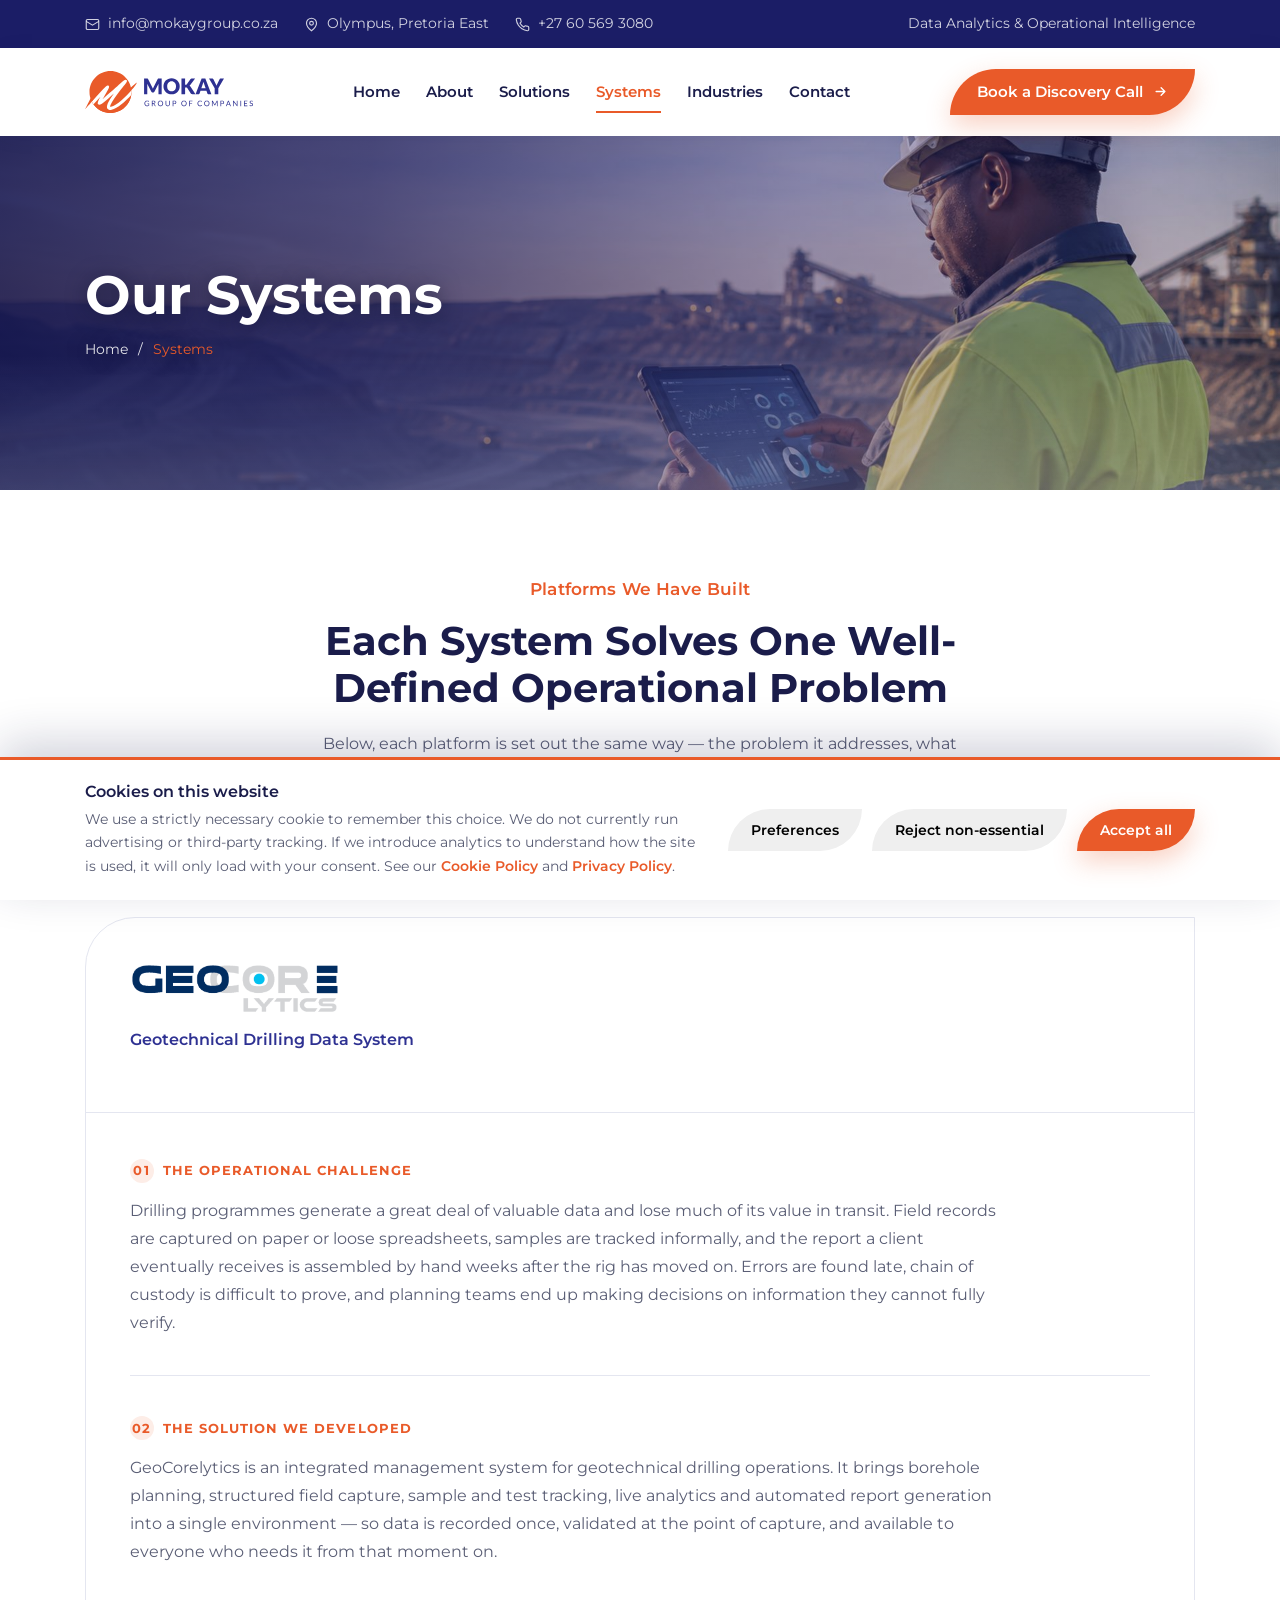
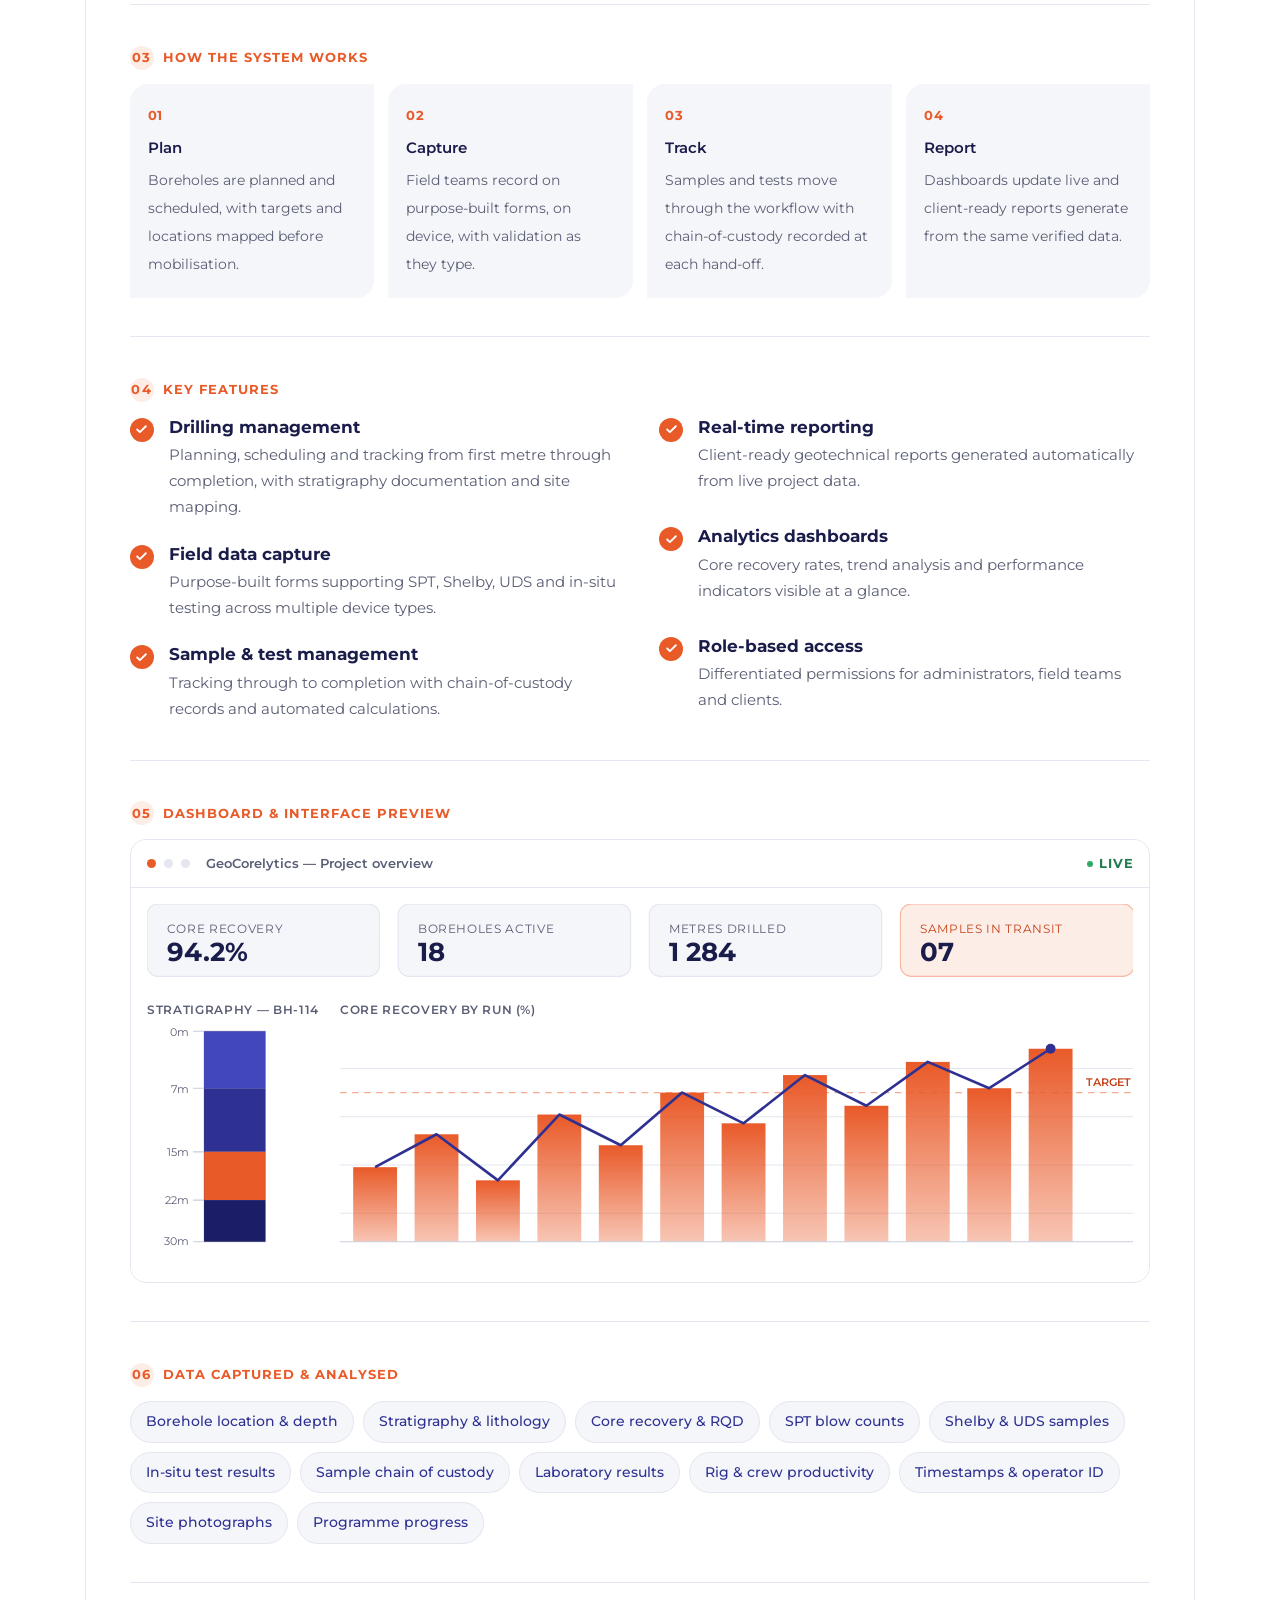
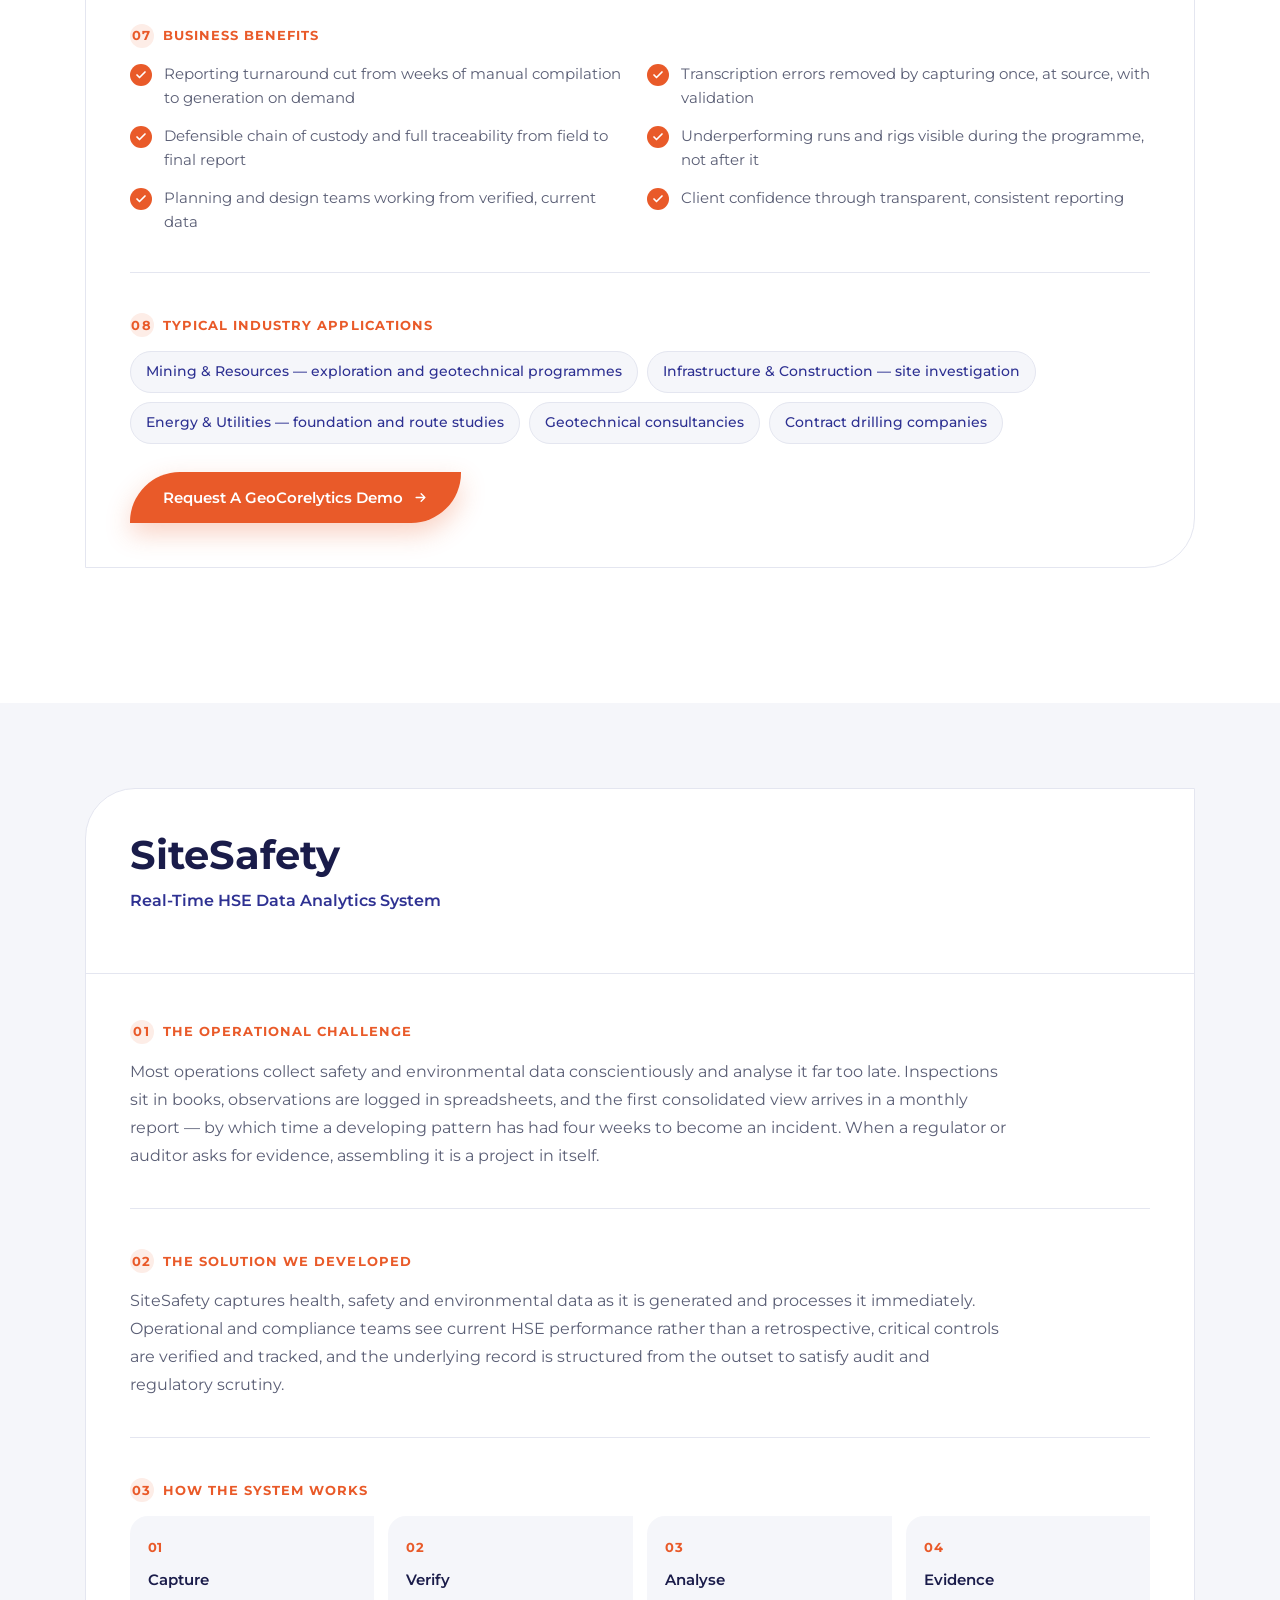
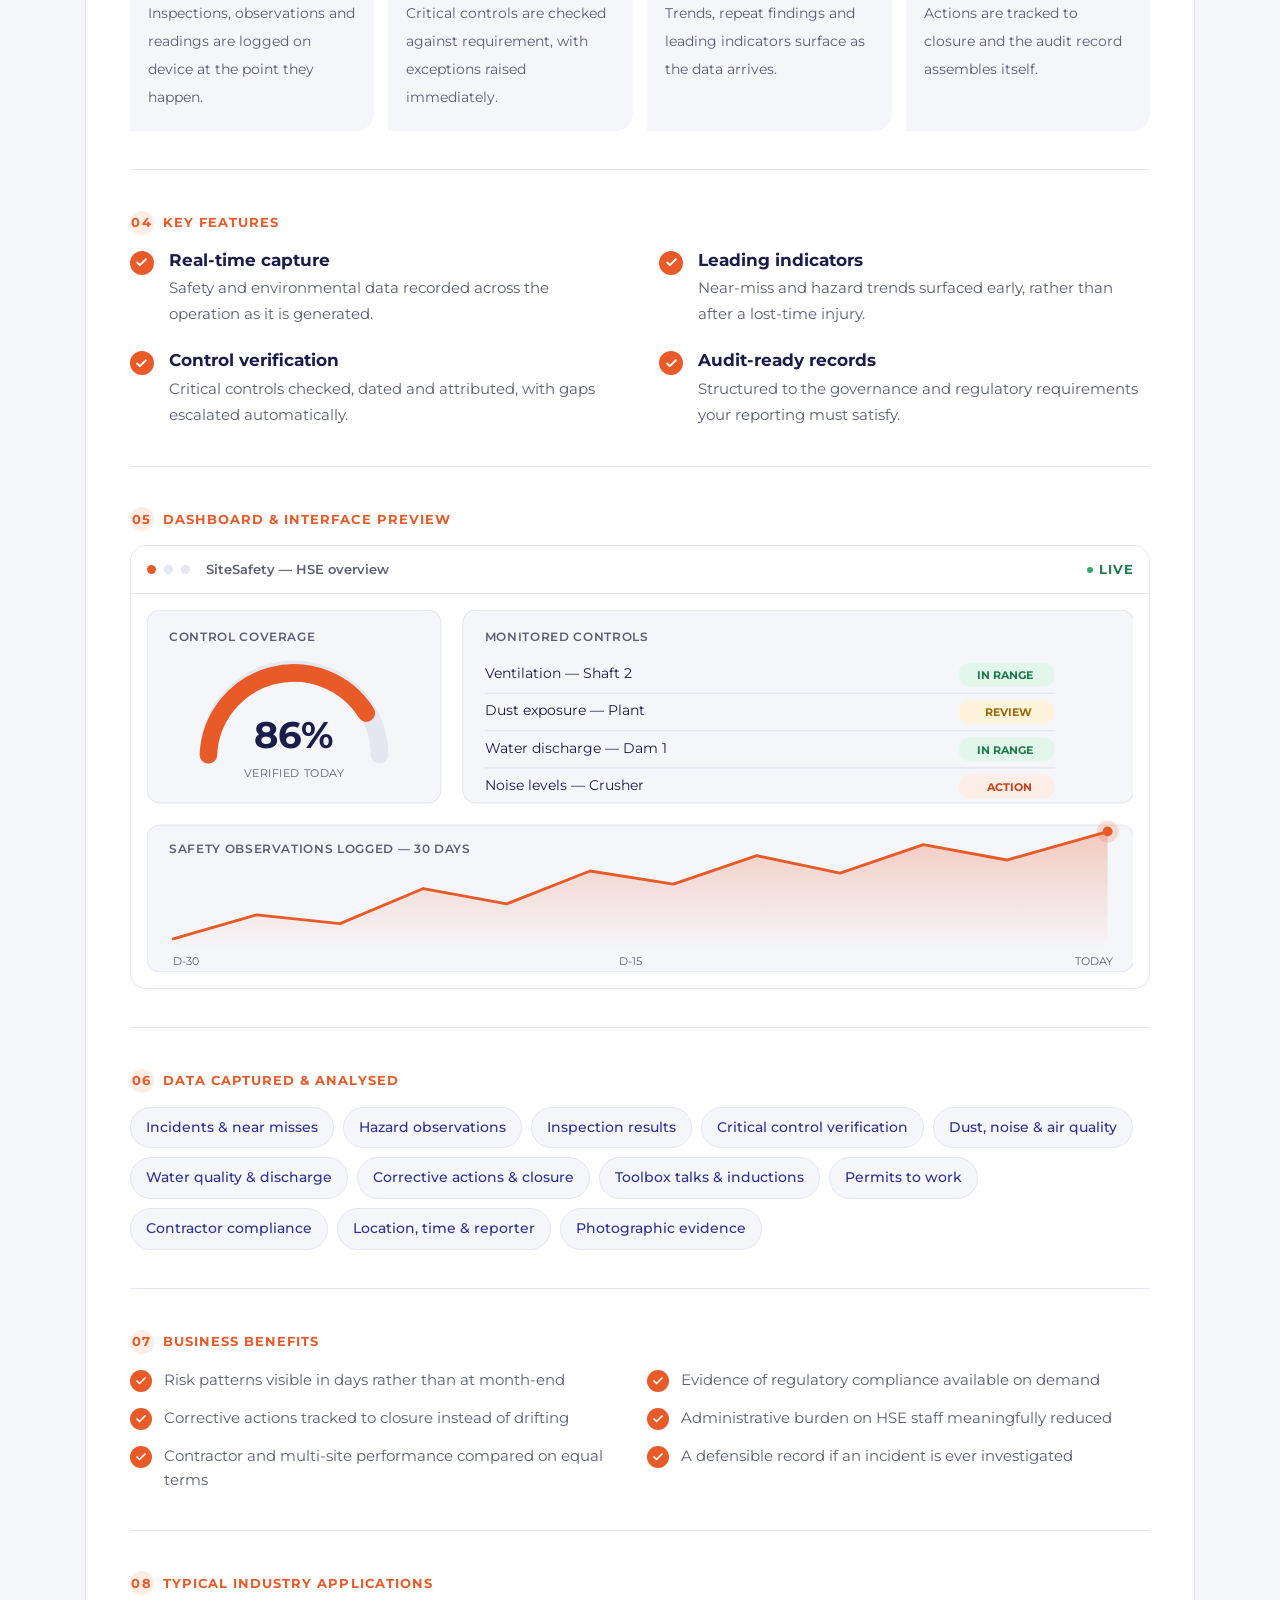
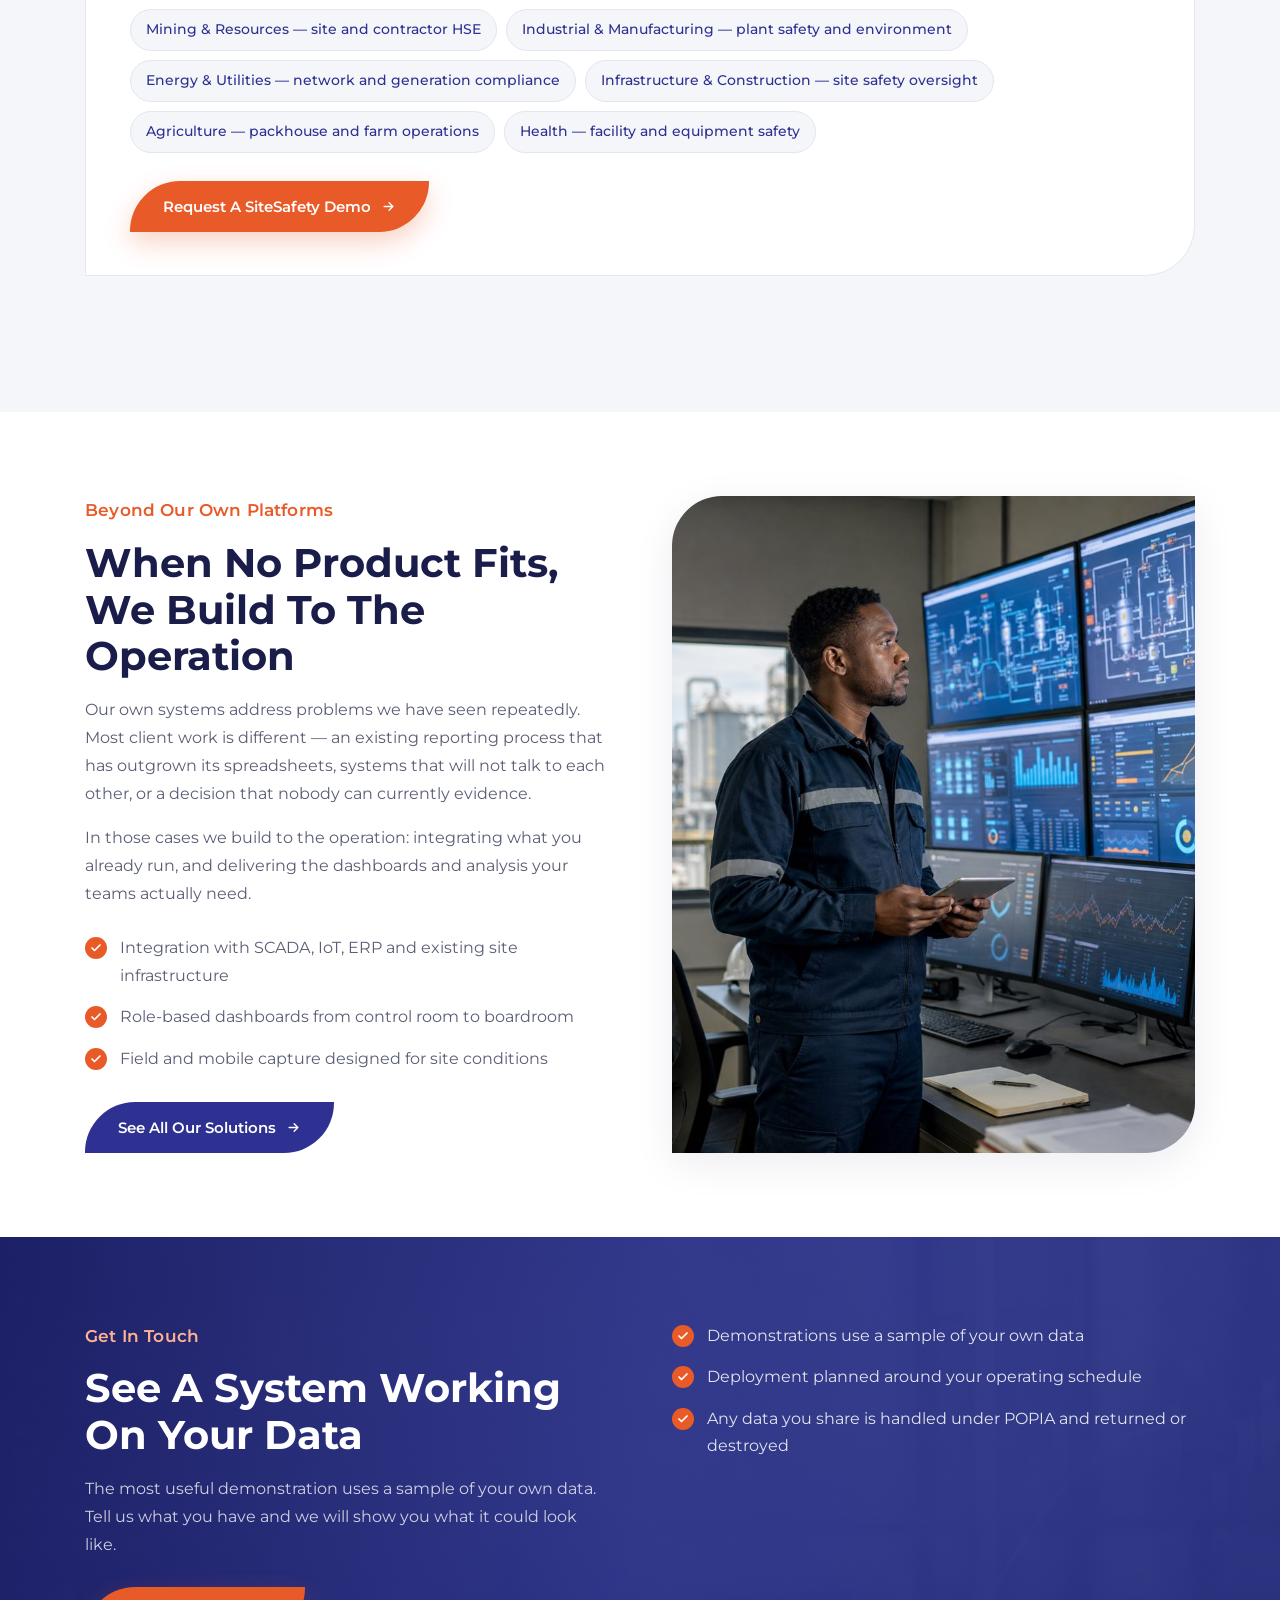
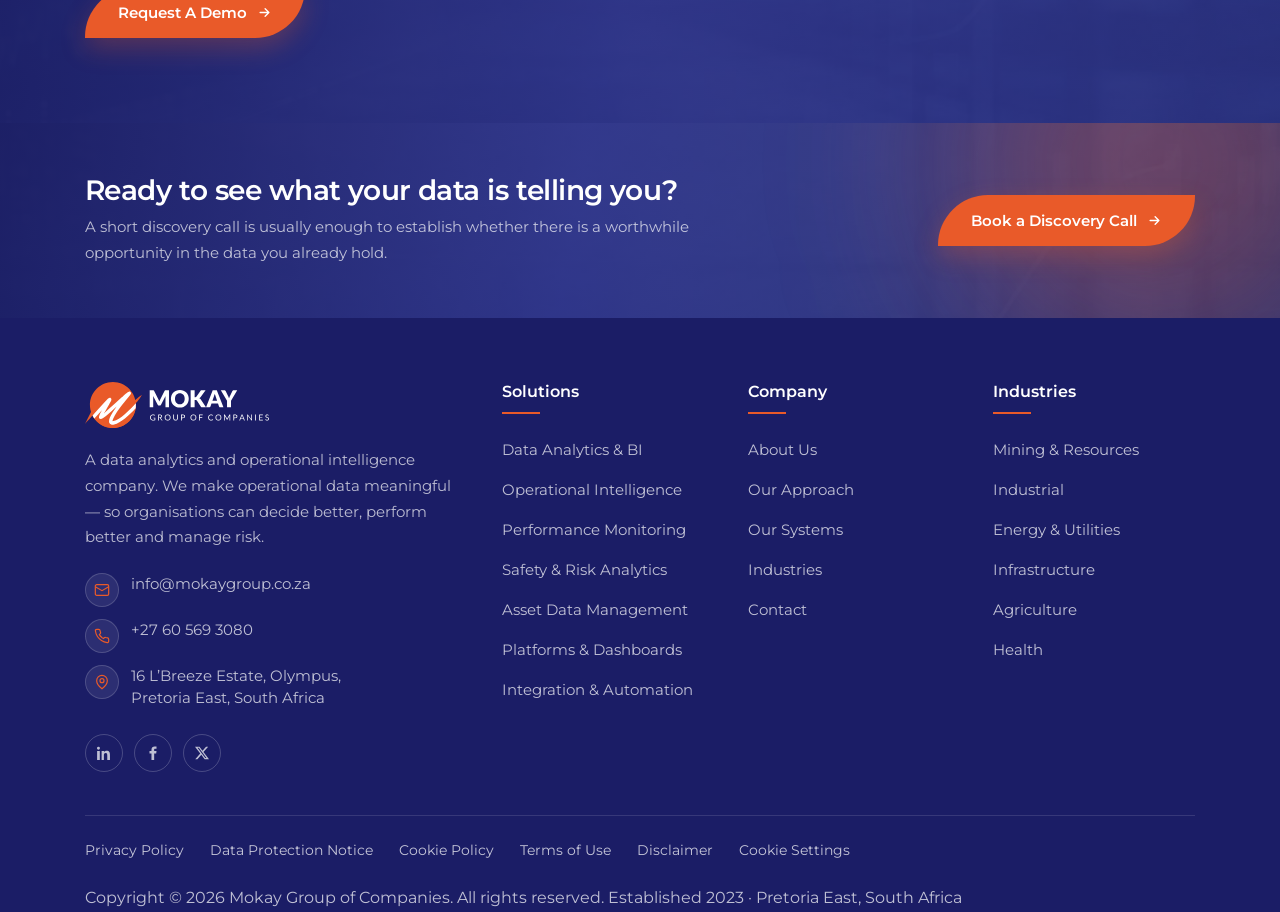
<file: systems.html>
<!DOCTYPE html>
<html lang="en">
<head>
<meta charset="UTF-8">
<meta name="viewport" content="width=device-width,initial-scale=1">
<title>Our Systems — GeoCorelytics &amp; SiteSafety | Mokay Group</title>
<meta name="description" content="GeoCorelytics geotechnical drilling data system and SiteSafety real-time HSE analytics — the operational challenge each solves, how the system works, key features, data captured and the business benefits.">
<link rel="icon" href="assets/favicon.svg" type="image/svg+xml">
<script>document.documentElement.classList.add("js");</script>
<link rel="stylesheet" href="assets/styles.css">
</head>
<body data-page="systems">

<!-- #HEADER -->
<div class="topbar">
  <div class="container topbar-inner">
    <ul>
      <li><svg class="arw" viewBox="0 0 24 24" fill="none" stroke="currentColor" stroke-width="1.8"><rect x="2" y="4" width="20" height="16" rx="2"/><path d="m2 7 10 6 10-6"/></svg><a href="mailto:info@mokaygroup.co.za">info@mokaygroup.co.za</a></li>
      <li><svg class="arw" viewBox="0 0 24 24" fill="none" stroke="currentColor" stroke-width="1.8"><path d="M20 10c0 6-8 12-8 12s-8-6-8-12a8 8 0 0 1 16 0Z"/><circle cx="12" cy="10" r="3"/></svg>Olympus, Pretoria East</li>
      <li><svg class="arw" viewBox="0 0 24 24" fill="none" stroke="currentColor" stroke-width="1.8"><path d="M22 16.9v3a2 2 0 0 1-2.2 2 19.8 19.8 0 0 1-8.6-3.1 19.5 19.5 0 0 1-6-6A19.8 19.8 0 0 1 2.1 4.2 2 2 0 0 1 4.1 2h3a2 2 0 0 1 2 1.7c.1 1 .4 1.9.7 2.8a2 2 0 0 1-.5 2.1L8.1 9.9a16 16 0 0 0 6 6l1.3-1.3a2 2 0 0 1 2.1-.4c.9.3 1.8.6 2.8.7a2 2 0 0 1 1.7 2Z"/></svg><a href="tel:+27605693080">+27 60 569 3080</a></li>
    </ul>
    <ul class="socials"><li>Data Analytics &amp; Operational Intelligence</li></ul>
  </div>
</div>

<header class="header">
  <div class="container header-inner">
    <a class="logo" href="index.html" aria-label="Mokay Group of Companies — home">
      <img src="assets/logo.svg" alt="Mokay Group of Companies" width="168" height="42">
    </a>
    <ul class="menu" data-menu>
      <li><a href="index.html" data-nav="home">Home</a></li>
      <li><a href="about.html" data-nav="about">About</a></li>
      <li><a href="solutions.html" data-nav="solutions">Solutions</a></li>
      <li><a href="systems.html" data-nav="systems" class="active">Systems</a></li>
      <li><a href="industries.html" data-nav="industries">Industries</a></li>
      <li><a href="contact.html" data-nav="contact">Contact</a></li>
    </ul>
    <div class="header-right">
      <a href="contact.html" class="btn btn-orange">Book a Discovery Call <svg class="arw" viewBox="0 0 24 24" fill="none" stroke="currentColor" stroke-width="2.2" stroke-linecap="round" stroke-linejoin="round"><path d="M5 12h14M13 6l6 6-6 6"/></svg></a>
      <button class="burger" data-burger aria-label="Toggle menu"><span></span><span></span><span></span></button>
    </div>
  </div>
</header>
<!-- /#HEADER -->

<section class="banner">
  <img class="banner-bg" src="assets/img/banner-systems.jpg" alt="" aria-hidden="true" width="1920" height="900">
  <div class="container banner-inner">
    <h1>Our Systems</h1>
    <div class="crumbs"><a href="index.html">Home</a> / <span>Systems</span></div>
  </div>
</section>

<!-- ============ INTRO ============ -->
<section class="section" style="padding-bottom:0">
  <div class="container">
    <div class="section-head center reveal">
      <span class="subtitle">Platforms We Have Built</span>
      <h2>Each System Solves One Well-Defined Operational Problem</h2>
      <p>Below, each platform is set out the same way — the problem it addresses, what we built, how it works, and what it changes for the business.</p>
    </div>
  </div>
</section>

<!-- ============ GEOCORELYTICS ============ -->
<section class="section" id="geocorelytics">
  <div class="container">
    <div class="showcase reveal">

      <div class="showcase-head">
        <div>
          <h2 class="sys-logo"><img src="assets/geocorelytics-logo.png" alt="GeoCorelytics" width="1345" height="327"></h2>
          <p class="sys-sub">Geotechnical Drilling Data System</p>
        </div>
      </div>

      <div class="showcase-body">

        <div class="sc-block">
          <span class="sc-label"><i>01</i> The Operational Challenge</span>
          <p>Drilling programmes generate a great deal of valuable data and lose much of its value in transit. Field records are captured on paper or loose spreadsheets, samples are tracked informally, and the report a client eventually receives is assembled by hand weeks after the rig has moved on. Errors are found late, chain of custody is difficult to prove, and planning teams end up making decisions on information they cannot fully verify.</p>
        </div>

        <div class="sc-block">
          <span class="sc-label"><i>02</i> The Solution We Developed</span>
          <p>GeoCorelytics is an integrated management system for geotechnical drilling operations. It brings borehole planning, structured field capture, sample and test tracking, live analytics and automated report generation into a single environment — so data is recorded once, validated at the point of capture, and available to everyone who needs it from that moment on.</p>
        </div>

        <div class="sc-block">
          <span class="sc-label"><i>03</i> How The System Works</span>
          <div class="flow">
            <div><b>Plan</b><span>Boreholes are planned and scheduled, with targets and locations mapped before mobilisation.</span></div>
            <div><b>Capture</b><span>Field teams record on purpose-built forms, on device, with validation as they type.</span></div>
            <div><b>Track</b><span>Samples and tests move through the workflow with chain-of-custody recorded at each hand-off.</span></div>
            <div><b>Report</b><span>Dashboards update live and client-ready reports generate from the same verified data.</span></div>
          </div>
        </div>

        <div class="sc-block">
          <span class="sc-label"><i>04</i> Key Features</span>
          <div class="sc-two">
            <ul class="spec-list" style="margin-top:0">
              <li><span class="tick"><svg width="13" height="13" viewBox="0 0 24 24" fill="none" stroke="currentColor" stroke-width="3.4" stroke-linecap="round" stroke-linejoin="round"><path d="M20 6L9 17l-5-5"/></svg></span>
                <span class="spec"><b>Drilling management</b>
                  <span>Planning, scheduling and tracking from first metre through completion, with stratigraphy documentation and site mapping.</span></span></li>
              <li><span class="tick"><svg width="13" height="13" viewBox="0 0 24 24" fill="none" stroke="currentColor" stroke-width="3.4" stroke-linecap="round" stroke-linejoin="round"><path d="M20 6L9 17l-5-5"/></svg></span>
                <span class="spec"><b>Field data capture</b>
                  <span>Purpose-built forms supporting SPT, Shelby, UDS and in-situ testing across multiple device types.</span></span></li>
              <li><span class="tick"><svg width="13" height="13" viewBox="0 0 24 24" fill="none" stroke="currentColor" stroke-width="3.4" stroke-linecap="round" stroke-linejoin="round"><path d="M20 6L9 17l-5-5"/></svg></span>
                <span class="spec"><b>Sample &amp; test management</b>
                  <span>Tracking through to completion with chain-of-custody records and automated calculations.</span></span></li>
            </ul>
            <ul class="spec-list" style="margin-top:0">
              <li><span class="tick"><svg width="13" height="13" viewBox="0 0 24 24" fill="none" stroke="currentColor" stroke-width="3.4" stroke-linecap="round" stroke-linejoin="round"><path d="M20 6L9 17l-5-5"/></svg></span>
                <span class="spec"><b>Real-time reporting</b>
                  <span>Client-ready geotechnical reports generated automatically from live project data.</span></span></li>
              <li><span class="tick"><svg width="13" height="13" viewBox="0 0 24 24" fill="none" stroke="currentColor" stroke-width="3.4" stroke-linecap="round" stroke-linejoin="round"><path d="M20 6L9 17l-5-5"/></svg></span>
                <span class="spec"><b>Analytics dashboards</b>
                  <span>Core recovery rates, trend analysis and performance indicators visible at a glance.</span></span></li>
              <li><span class="tick"><svg width="13" height="13" viewBox="0 0 24 24" fill="none" stroke="currentColor" stroke-width="3.4" stroke-linecap="round" stroke-linejoin="round"><path d="M20 6L9 17l-5-5"/></svg></span>
                <span class="spec"><b>Role-based access</b>
                  <span>Differentiated permissions for administrators, field teams and clients.</span></span></li>
            </ul>
          </div>
        </div>

        <div class="sc-block">
          <span class="sc-label"><i>05</i> Dashboard &amp; Interface Preview</span>
          <div class="preview">
            <div class="preview-bar"><i></i><i></i><i></i><span>GeoCorelytics — Project overview</span><span class="live">Live</span></div>
            <div class="preview-body">
              <svg viewBox="0 0 900 330" role="img" aria-label="GeoCorelytics dashboard: project indicators, a borehole stratigraphy log and a core recovery chart by run.">
                <defs>
                  <linearGradient id="bar" x1="0" y1="1" x2="0" y2="0">
                    <stop offset="0" stop-color="#E95A29" stop-opacity=".35"/><stop offset="1" stop-color="#E95A29"/>
                  </linearGradient>
                </defs>
                <g font-family="Montserrat, sans-serif">
                  <!-- KPI row -->
                  <g>
                    <rect x="0" y="0" width="212" height="66" rx="10" fill="#F5F6FA" stroke="#E4E6F0"/>
                    <text x="18" y="26" font-size="11" fill="#5A5E75" letter-spacing=".6">CORE RECOVERY</text>
                    <text x="18" y="52" font-size="24" font-weight="700" fill="#1A1C4A">94.2%</text>
                    <rect x="229" y="0" width="212" height="66" rx="10" fill="#F5F6FA" stroke="#E4E6F0"/>
                    <text x="247" y="26" font-size="11" fill="#5A5E75" letter-spacing=".6">BOREHOLES ACTIVE</text>
                    <text x="247" y="52" font-size="24" font-weight="700" fill="#1A1C4A">18</text>
                    <rect x="458" y="0" width="212" height="66" rx="10" fill="#F5F6FA" stroke="#E4E6F0"/>
                    <text x="476" y="26" font-size="11" fill="#5A5E75" letter-spacing=".6">METRES DRILLED</text>
                    <text x="476" y="52" font-size="24" font-weight="700" fill="#1A1C4A">1 284</text>
                    <rect x="687" y="0" width="213" height="66" rx="10" fill="#FDEDE7" stroke="#E95A29" stroke-opacity=".4"/>
                    <text x="705" y="26" font-size="11" fill="#C4441A" letter-spacing=".6">SAMPLES IN TRANSIT</text>
                    <text x="705" y="52" font-size="24" font-weight="700" fill="#1A1C4A">07</text>
                  </g>

                  <!-- borehole log -->
                  <text x="0" y="100" font-size="11" font-weight="600" fill="#5A5E75" letter-spacing=".6">STRATIGRAPHY — BH-114</text>
                  <g>
                    <rect x="52" y="116" width="56" height="52" fill="#4247BE"/>
                    <rect x="52" y="168" width="56" height="58" fill="#2E3192"/>
                    <rect x="52" y="226" width="56" height="44" fill="#E95A29"/>
                    <rect x="52" y="270" width="56" height="38" fill="#1B1D66"/>
                    <rect x="52" y="116" width="56" height="192" fill="none" stroke="#1A1C4A" stroke-opacity=".2"/>
                    <g stroke="#C9CCDE"><path d="M52 116h-10M52 168h-10M52 226h-10M52 270h-10M52 308h-10"/></g>
                    <g font-size="10" fill="#5A5E75" text-anchor="end">
                      <text x="38" y="120">0m</text><text x="38" y="172">7m</text><text x="38" y="230">15m</text>
                      <text x="38" y="274">22m</text><text x="38" y="311">30m</text>
                    </g>
                  </g>

                  <!-- recovery chart -->
                  <text x="176" y="100" font-size="11" font-weight="600" fill="#5A5E75" letter-spacing=".6">CORE RECOVERY BY RUN (%)</text>
                  <g stroke="#E4E6F0"><path d="M176 150h724M176 194h724M176 238h724M176 282h724"/></g>
                  <path d="M176 172h724" stroke="#E95A29" stroke-opacity=".5" stroke-dasharray="6 5"/>
                  <text x="856" y="166" font-size="10" font-weight="600" fill="#C4441A">TARGET</text>
                  <g fill="url(#bar)">
                    <rect x="188" y="240" width="40" height="68"/><rect x="244" y="210" width="40" height="98"/>
                    <rect x="300" y="252" width="40" height="56"/><rect x="356" y="192" width="40" height="116"/>
                    <rect x="412" y="220" width="40" height="88"/><rect x="468" y="172" width="40" height="136"/>
                    <rect x="524" y="200" width="40" height="108"/><rect x="580" y="156" width="40" height="152"/>
                    <rect x="636" y="184" width="40" height="124"/><rect x="692" y="144" width="40" height="164"/>
                    <rect x="748" y="168" width="40" height="140"/><rect x="804" y="132" width="40" height="176"/>
                  </g>
                  <path d="M208 240 L264 210 L320 252 L376 192 L432 220 L488 172 L544 200 L600 156 L656 184 L712 144 L768 168 L824 132"
                        fill="none" stroke="#2E3192" stroke-width="2.4" stroke-linejoin="round"/>
                  <g fill="#2E3192"><circle cx="824" cy="132" r="4.5"/></g>
                  <path d="M176 308h724" stroke="#C9CCDE"/>
                </g>
              </svg>
            </div>
          </div>
        </div>

        <div class="sc-block">
          <span class="sc-label"><i>06</i> Data Captured &amp; Analysed</span>
          <div class="chips">
            <span>Borehole location &amp; depth</span><span>Stratigraphy &amp; lithology</span><span>Core recovery &amp; RQD</span>
            <span>SPT blow counts</span><span>Shelby &amp; UDS samples</span><span>In-situ test results</span>
            <span>Sample chain of custody</span><span>Laboratory results</span><span>Rig &amp; crew productivity</span>
            <span>Timestamps &amp; operator ID</span><span>Site photographs</span><span>Programme progress</span>
          </div>
        </div>

        <div class="sc-block">
          <span class="sc-label"><i>07</i> Business Benefits</span>
          <div class="benefits">
            <div><span class="tick"><svg width="12" height="12" viewBox="0 0 24 24" fill="none" stroke="currentColor" stroke-width="3.4" stroke-linecap="round" stroke-linejoin="round"><path d="M20 6L9 17l-5-5"/></svg></span>Reporting turnaround cut from weeks of manual compilation to generation on demand</div>
            <div><span class="tick"><svg width="12" height="12" viewBox="0 0 24 24" fill="none" stroke="currentColor" stroke-width="3.4" stroke-linecap="round" stroke-linejoin="round"><path d="M20 6L9 17l-5-5"/></svg></span>Transcription errors removed by capturing once, at source, with validation</div>
            <div><span class="tick"><svg width="12" height="12" viewBox="0 0 24 24" fill="none" stroke="currentColor" stroke-width="3.4" stroke-linecap="round" stroke-linejoin="round"><path d="M20 6L9 17l-5-5"/></svg></span>Defensible chain of custody and full traceability from field to final report</div>
            <div><span class="tick"><svg width="12" height="12" viewBox="0 0 24 24" fill="none" stroke="currentColor" stroke-width="3.4" stroke-linecap="round" stroke-linejoin="round"><path d="M20 6L9 17l-5-5"/></svg></span>Underperforming runs and rigs visible during the programme, not after it</div>
            <div><span class="tick"><svg width="12" height="12" viewBox="0 0 24 24" fill="none" stroke="currentColor" stroke-width="3.4" stroke-linecap="round" stroke-linejoin="round"><path d="M20 6L9 17l-5-5"/></svg></span>Planning and design teams working from verified, current data</div>
            <div><span class="tick"><svg width="12" height="12" viewBox="0 0 24 24" fill="none" stroke="currentColor" stroke-width="3.4" stroke-linecap="round" stroke-linejoin="round"><path d="M20 6L9 17l-5-5"/></svg></span>Client confidence through transparent, consistent reporting</div>
          </div>
        </div>

        <div class="sc-block">
          <span class="sc-label"><i>08</i> Typical Industry Applications</span>
          <div class="chips">
            <span>Mining &amp; Resources — exploration and geotechnical programmes</span>
            <span>Infrastructure &amp; Construction — site investigation</span>
            <span>Energy &amp; Utilities — foundation and route studies</span>
            <span>Geotechnical consultancies</span>
            <span>Contract drilling companies</span>
          </div>
          <div style="margin-top:28px">
            <a href="contact.html" class="btn btn-orange">Request A GeoCorelytics Demo
              <svg class="arw" viewBox="0 0 24 24" fill="none" stroke="currentColor" stroke-width="2.2" stroke-linecap="round" stroke-linejoin="round"><path d="M5 12h14M13 6l6 6-6 6"/></svg></a>
          </div>
        </div>

      </div>
    </div>
  </div>
</section>

<!-- ============ SITESAFETY ============ -->
<section class="section gray" id="sitesafety">
  <div class="container">
    <div class="showcase reveal">

      <div class="showcase-head">
        <div>
          <h2>SiteSafety</h2>
          <p class="sys-sub" style="margin-top:8px">Real-Time HSE Data Analytics System</p>
        </div>
      </div>

      <div class="showcase-body">

        <div class="sc-block">
          <span class="sc-label"><i>01</i> The Operational Challenge</span>
          <p>Most operations collect safety and environmental data conscientiously and analyse it far too late. Inspections sit in books, observations are logged in spreadsheets, and the first consolidated view arrives in a monthly report — by which time a developing pattern has had four weeks to become an incident. When a regulator or auditor asks for evidence, assembling it is a project in itself.</p>
        </div>

        <div class="sc-block">
          <span class="sc-label"><i>02</i> The Solution We Developed</span>
          <p>SiteSafety captures health, safety and environmental data as it is generated and processes it immediately. Operational and compliance teams see current HSE performance rather than a retrospective, critical controls are verified and tracked, and the underlying record is structured from the outset to satisfy audit and regulatory scrutiny.</p>
        </div>

        <div class="sc-block">
          <span class="sc-label"><i>03</i> How The System Works</span>
          <div class="flow">
            <div><b>Capture</b><span>Inspections, observations and readings are logged on device at the point they happen.</span></div>
            <div><b>Verify</b><span>Critical controls are checked against requirement, with exceptions raised immediately.</span></div>
            <div><b>Analyse</b><span>Trends, repeat findings and leading indicators surface as the data arrives.</span></div>
            <div><b>Evidence</b><span>Actions are tracked to closure and the audit record assembles itself.</span></div>
          </div>
        </div>

        <div class="sc-block">
          <span class="sc-label"><i>04</i> Key Features</span>
          <div class="sc-two">
            <ul class="spec-list" style="margin-top:0">
              <li><span class="tick"><svg width="13" height="13" viewBox="0 0 24 24" fill="none" stroke="currentColor" stroke-width="3.4" stroke-linecap="round" stroke-linejoin="round"><path d="M20 6L9 17l-5-5"/></svg></span>
                <span class="spec"><b>Real-time capture</b>
                  <span>Safety and environmental data recorded across the operation as it is generated.</span></span></li>
              <li><span class="tick"><svg width="13" height="13" viewBox="0 0 24 24" fill="none" stroke="currentColor" stroke-width="3.4" stroke-linecap="round" stroke-linejoin="round"><path d="M20 6L9 17l-5-5"/></svg></span>
                <span class="spec"><b>Control verification</b>
                  <span>Critical controls checked, dated and attributed, with gaps escalated automatically.</span></span></li>
            </ul>
            <ul class="spec-list" style="margin-top:0">
              <li><span class="tick"><svg width="13" height="13" viewBox="0 0 24 24" fill="none" stroke="currentColor" stroke-width="3.4" stroke-linecap="round" stroke-linejoin="round"><path d="M20 6L9 17l-5-5"/></svg></span>
                <span class="spec"><b>Leading indicators</b>
                  <span>Near-miss and hazard trends surfaced early, rather than after a lost-time injury.</span></span></li>
              <li><span class="tick"><svg width="13" height="13" viewBox="0 0 24 24" fill="none" stroke="currentColor" stroke-width="3.4" stroke-linecap="round" stroke-linejoin="round"><path d="M20 6L9 17l-5-5"/></svg></span>
                <span class="spec"><b>Audit-ready records</b>
                  <span>Structured to the governance and regulatory requirements your reporting must satisfy.</span></span></li>
            </ul>
          </div>
        </div>

        <div class="sc-block">
          <span class="sc-label"><i>05</i> Dashboard &amp; Interface Preview</span>
          <div class="preview">
            <div class="preview-bar"><i></i><i></i><i></i><span>SiteSafety — HSE overview</span><span class="live">Live</span></div>
            <div class="preview-body">
              <svg viewBox="0 0 900 330" role="img" aria-label="SiteSafety dashboard: HSE control coverage gauge, monitored control status list and a thirty-day observation trend.">
                <defs>
                  <linearGradient id="area" x1="0" y1="0" x2="0" y2="1">
                    <stop offset="0" stop-color="#E95A29" stop-opacity=".28"/><stop offset="1" stop-color="#E95A29" stop-opacity="0"/>
                  </linearGradient>
                </defs>
                <g font-family="Montserrat, sans-serif">
                  <!-- gauge -->
                  <rect x="0" y="0" width="268" height="176" rx="12" fill="#F5F6FA" stroke="#E4E6F0"/>
                  <text x="20" y="28" font-size="11" font-weight="600" fill="#5A5E75" letter-spacing=".6">CONTROL COVERAGE</text>
                  <path d="M56 132 A 78 78 0 0 1 212 132" fill="none" stroke="#E4E6F0" stroke-width="16" stroke-linecap="round"/>
                  <path d="M56 132 A 78 78 0 0 1 200 94" fill="none" stroke="#E95A29" stroke-width="16" stroke-linecap="round"/>
                  <text x="134" y="126" font-size="34" font-weight="700" fill="#1A1C4A" text-anchor="middle">86%</text>
                  <text x="134" y="152" font-size="10" fill="#5A5E75" text-anchor="middle" letter-spacing=".5">VERIFIED TODAY</text>

                  <!-- control list -->
                  <rect x="288" y="0" width="612" height="176" rx="12" fill="#F5F6FA" stroke="#E4E6F0"/>
                  <text x="308" y="28" font-size="11" font-weight="600" fill="#5A5E75" letter-spacing=".6">MONITORED CONTROLS</text>
                  <g font-size="13" fill="#1A1C4A">
                    <text x="308" y="62">Ventilation — Shaft 2</text>
                    <rect x="740" y="48" width="88" height="22" rx="11" fill="#E3F6EC"/>
                    <text x="757" y="63" font-size="10" font-weight="700" fill="#1F7A4D">IN RANGE</text>
                    <text x="308" y="96">Dust exposure — Plant</text>
                    <rect x="740" y="82" width="88" height="22" rx="11" fill="#FFF3DC"/>
                    <text x="764" y="97" font-size="10" font-weight="700" fill="#9A6A08">REVIEW</text>
                    <text x="308" y="130">Water discharge — Dam 1</text>
                    <rect x="740" y="116" width="88" height="22" rx="11" fill="#E3F6EC"/>
                    <text x="757" y="131" font-size="10" font-weight="700" fill="#1F7A4D">IN RANGE</text>
                    <text x="308" y="164">Noise levels — Crusher</text>
                    <rect x="740" y="150" width="88" height="22" rx="11" fill="#FDEDE7"/>
                    <text x="766" y="165" font-size="10" font-weight="700" fill="#C4441A">ACTION</text>
                  </g>
                  <g stroke="#E4E6F0"><path d="M308 76h520M308 110h520M308 144h520"/></g>

                  <!-- trend -->
                  <rect x="0" y="196" width="900" height="134" rx="12" fill="#F5F6FA" stroke="#E4E6F0"/>
                  <text x="20" y="222" font-size="11" font-weight="600" fill="#5A5E75" letter-spacing=".6">SAFETY OBSERVATIONS LOGGED — 30 DAYS</text>
                  <path d="M24 300 L100 278 L176 286 L252 254 L328 268 L404 238 L480 250 L556 224 L632 240 L708 214 L784 228 L876 202 L876 310 L24 310 Z" fill="url(#area)"/>
                  <path d="M24 300 L100 278 L176 286 L252 254 L328 268 L404 238 L480 250 L556 224 L632 240 L708 214 L784 228 L876 202"
                        fill="none" stroke="#E95A29" stroke-width="2.6" stroke-linejoin="round" stroke-linecap="round"/>
                  <circle cx="876" cy="202" r="10" fill="#E95A29" fill-opacity=".18"/>
                  <circle cx="876" cy="202" r="4.5" fill="#E95A29"/>
                  <g font-size="10" fill="#5A5E75"><text x="24" y="324">D-30</text><text x="430" y="324">D-15</text><text x="846" y="324">TODAY</text></g>
                </g>
              </svg>
            </div>
          </div>
        </div>

        <div class="sc-block">
          <span class="sc-label"><i>06</i> Data Captured &amp; Analysed</span>
          <div class="chips">
            <span>Incidents &amp; near misses</span><span>Hazard observations</span><span>Inspection results</span>
            <span>Critical control verification</span><span>Dust, noise &amp; air quality</span><span>Water quality &amp; discharge</span>
            <span>Corrective actions &amp; closure</span><span>Toolbox talks &amp; inductions</span><span>Permits to work</span>
            <span>Contractor compliance</span><span>Location, time &amp; reporter</span><span>Photographic evidence</span>
          </div>
        </div>

        <div class="sc-block">
          <span class="sc-label"><i>07</i> Business Benefits</span>
          <div class="benefits">
            <div><span class="tick"><svg width="12" height="12" viewBox="0 0 24 24" fill="none" stroke="currentColor" stroke-width="3.4" stroke-linecap="round" stroke-linejoin="round"><path d="M20 6L9 17l-5-5"/></svg></span>Risk patterns visible in days rather than at month-end</div>
            <div><span class="tick"><svg width="12" height="12" viewBox="0 0 24 24" fill="none" stroke="currentColor" stroke-width="3.4" stroke-linecap="round" stroke-linejoin="round"><path d="M20 6L9 17l-5-5"/></svg></span>Evidence of regulatory compliance available on demand</div>
            <div><span class="tick"><svg width="12" height="12" viewBox="0 0 24 24" fill="none" stroke="currentColor" stroke-width="3.4" stroke-linecap="round" stroke-linejoin="round"><path d="M20 6L9 17l-5-5"/></svg></span>Corrective actions tracked to closure instead of drifting</div>
            <div><span class="tick"><svg width="12" height="12" viewBox="0 0 24 24" fill="none" stroke="currentColor" stroke-width="3.4" stroke-linecap="round" stroke-linejoin="round"><path d="M20 6L9 17l-5-5"/></svg></span>Administrative burden on HSE staff meaningfully reduced</div>
            <div><span class="tick"><svg width="12" height="12" viewBox="0 0 24 24" fill="none" stroke="currentColor" stroke-width="3.4" stroke-linecap="round" stroke-linejoin="round"><path d="M20 6L9 17l-5-5"/></svg></span>Contractor and multi-site performance compared on equal terms</div>
            <div><span class="tick"><svg width="12" height="12" viewBox="0 0 24 24" fill="none" stroke="currentColor" stroke-width="3.4" stroke-linecap="round" stroke-linejoin="round"><path d="M20 6L9 17l-5-5"/></svg></span>A defensible record if an incident is ever investigated</div>
          </div>
        </div>

        <div class="sc-block">
          <span class="sc-label"><i>08</i> Typical Industry Applications</span>
          <div class="chips">
            <span>Mining &amp; Resources — site and contractor HSE</span>
            <span>Industrial &amp; Manufacturing — plant safety and environment</span>
            <span>Energy &amp; Utilities — network and generation compliance</span>
            <span>Infrastructure &amp; Construction — site safety oversight</span>
            <span>Agriculture — packhouse and farm operations</span>
            <span>Health — facility and equipment safety</span>
          </div>
          <div style="margin-top:28px">
            <a href="contact.html" class="btn btn-orange">Request A SiteSafety Demo
              <svg class="arw" viewBox="0 0 24 24" fill="none" stroke="currentColor" stroke-width="2.2" stroke-linecap="round" stroke-linejoin="round"><path d="M5 12h14M13 6l6 6-6 6"/></svg></a>
          </div>
        </div>

      </div>
    </div>
  </div>
</section>

<!-- ============ CUSTOM ============ -->
<section class="section">
  <div class="container about-grid media-fill">
    <div class="reveal">
      <span class="subtitle">Beyond Our Own Platforms</span>
      <h2>When No Product Fits, We Build To The Operation</h2>
      <p style="margin-top:16px">Our own systems address problems we have seen repeatedly. Most client work is different — an existing reporting process that has outgrown its spreadsheets, systems that will not talk to each other, or a decision that nobody can currently evidence.</p>
      <p style="margin-top:16px">In those cases we build to the operation: integrating what you already run, and delivering the dashboards and analysis your teams actually need.</p>
      <ul class="check-list">
        <li><span class="tick"><svg width="12" height="12" viewBox="0 0 24 24" fill="none" stroke="currentColor" stroke-width="3.4" stroke-linecap="round" stroke-linejoin="round"><path d="M20 6L9 17l-5-5"/></svg></span>Integration with SCADA, IoT, ERP and existing site infrastructure</li>
        <li><span class="tick"><svg width="12" height="12" viewBox="0 0 24 24" fill="none" stroke="currentColor" stroke-width="3.4" stroke-linecap="round" stroke-linejoin="round"><path d="M20 6L9 17l-5-5"/></svg></span>Role-based dashboards from control room to boardroom</li>
        <li><span class="tick"><svg width="12" height="12" viewBox="0 0 24 24" fill="none" stroke="currentColor" stroke-width="3.4" stroke-linecap="round" stroke-linejoin="round"><path d="M20 6L9 17l-5-5"/></svg></span>Field and mobile capture designed for site conditions</li>
      </ul>
      <a href="solutions.html" class="btn btn-navy" style="margin-top:30px">See All Our Solutions
        <svg class="arw" viewBox="0 0 24 24" fill="none" stroke="currentColor" stroke-width="2.2" stroke-linecap="round" stroke-linejoin="round"><path d="M5 12h14M13 6l6 6-6 6"/></svg></a>
    </div>
    <div class="reveal media-col">
      <img src="assets/img/system-3.jpg" alt="Site office with multiple screens showing SCADA and plant performance dashboards" width="840" height="1000" style="width:100%;border-radius:50px 0 50px 0;box-shadow:var(--shadow)">
    </div>
  </div>
</section>

<!-- ============ CTA ============ -->
<section class="section cta-section white">
  <img class="cta-bg" src="assets/img/cta-bg.jpg" alt="" aria-hidden="true" width="1920" height="1200">
  <div class="container cta-inner">
    <div class="reveal">
      <span class="subtitle on-dark">Get In Touch</span>
      <h2>See A System Working On Your Data</h2>
      <p style="margin-top:16px">The most useful demonstration uses a sample of your own data. Tell us what you have and we will show you what it could look like.</p>
      <a href="contact.html" class="btn btn-orange" style="margin-top:28px">Request A Demo
        <svg class="arw" viewBox="0 0 24 24" fill="none" stroke="currentColor" stroke-width="2.2" stroke-linecap="round" stroke-linejoin="round"><path d="M5 12h14M13 6l6 6-6 6"/></svg></a>
    </div>
    <div class="reveal">
      <ul class="check-list" style="margin-top:0">
        <li><span class="tick"><svg width="12" height="12" viewBox="0 0 24 24" fill="none" stroke="currentColor" stroke-width="3.4" stroke-linecap="round" stroke-linejoin="round"><path d="M20 6L9 17l-5-5"/></svg></span>Demonstrations use a sample of your own data</li>
        <li><span class="tick"><svg width="12" height="12" viewBox="0 0 24 24" fill="none" stroke="currentColor" stroke-width="3.4" stroke-linecap="round" stroke-linejoin="round"><path d="M20 6L9 17l-5-5"/></svg></span>Deployment planned around your operating schedule</li>
        <li><span class="tick"><svg width="12" height="12" viewBox="0 0 24 24" fill="none" stroke="currentColor" stroke-width="3.4" stroke-linecap="round" stroke-linejoin="round"><path d="M20 6L9 17l-5-5"/></svg></span>Any data you share is handled under POPIA and returned or destroyed</li>
      </ul>
    </div>
  </div>
</section>

<!-- #FOOTER -->
<footer class="footer">

  <div class="footer-cta">
    <img class="footer-cta-bg" src="assets/img/cta-bg.jpg" alt="" aria-hidden="true" width="1920" height="1200">
    <div class="container footer-cta-inner">
      <div>
        <h3>Ready to see what your data is telling you?</h3>
        <p>A short discovery call is usually enough to establish whether there is a worthwhile opportunity in the data you already hold.</p>
      </div>
      <a href="contact.html" class="btn btn-orange">Book a Discovery Call <svg class="arw" viewBox="0 0 24 24" fill="none" stroke="currentColor" stroke-width="2.2" stroke-linecap="round" stroke-linejoin="round"><path d="M5 12h14M13 6l6 6-6 6"/></svg></a>
    </div>
  </div>

  <div class="container footer-main">
    <div class="footer-grid">
      <div class="f-brand">
        <div class="footer-logo"><img src="assets/logo-white.svg" alt="Mokay Group of Companies" width="184" height="46"></div>
        <p>A data analytics and operational intelligence company. We make operational data meaningful — so organisations can decide better, perform better and manage risk.</p>
        <ul class="f-contact">
          <li><span class="ico"><svg width="16" height="16" viewBox="0 0 24 24" fill="none" stroke="currentColor" stroke-width="1.8"><rect x="2" y="4" width="20" height="16" rx="2"/><path d="m2 7 10 6 10-6"/></svg></span><a href="mailto:info@mokaygroup.co.za">info@mokaygroup.co.za</a></li>
          <li><span class="ico"><svg width="16" height="16" viewBox="0 0 24 24" fill="none" stroke="currentColor" stroke-width="1.8"><path d="M22 16.9v3a2 2 0 0 1-2.2 2 19.8 19.8 0 0 1-8.6-3.1 19.5 19.5 0 0 1-6-6A19.8 19.8 0 0 1 2.1 4.2 2 2 0 0 1 4.1 2h3a2 2 0 0 1 2 1.7c.1 1 .4 1.9.7 2.8a2 2 0 0 1-.5 2.1L8.1 9.9a16 16 0 0 0 6 6l1.3-1.3a2 2 0 0 1 2.1-.4c.9.3 1.8.6 2.8.7a2 2 0 0 1 1.7 2Z"/></svg></span><a href="tel:+27605693080">+27 60 569 3080</a></li>
          <li><span class="ico"><svg width="16" height="16" viewBox="0 0 24 24" fill="none" stroke="currentColor" stroke-width="1.8"><path d="M20 10c0 6-8 12-8 12s-8-6-8-12a8 8 0 0 1 16 0Z"/><circle cx="12" cy="10" r="3"/></svg></span>16 L’Breeze Estate, Olympus,<br>Pretoria East, South Africa</li>
        </ul>
        <div class="socials-row">
          <a href="#" aria-label="LinkedIn"><svg width="14" height="14" viewBox="0 0 24 24" fill="currentColor"><path d="M4.98 3.5A2.5 2.5 0 1 1 0 3.5a2.5 2.5 0 0 1 4.98 0ZM.2 8.4h4.6V24H.2V8.4Zm7.7 0h4.4v2.1h.06c.61-1.1 2.1-2.3 4.34-2.3 4.64 0 5.5 3 5.5 6.9V24h-4.6v-7.9c0-1.9-.03-4.3-2.7-4.3-2.7 0-3.1 2-3.1 4.2V24H7.9V8.4Z"/></svg></a>
          <a href="#" aria-label="Facebook"><svg width="14" height="14" viewBox="0 0 24 24" fill="currentColor"><path d="M14 8.5V6.2c0-.9.2-1.4 1.6-1.4H18V.8C17.6.8 16.3.7 14.8.7c-3.2 0-5.4 2-5.4 5.6v2.2H6v4.3h3.4V24H14V12.8h3.5l.5-4.3H14Z"/></svg></a>
          <a href="#" aria-label="X"><svg width="14" height="14" viewBox="0 0 24 24" fill="currentColor"><path d="M18.9 1.2h3.7l-8.1 9.2 9.5 12.4h-7.4l-5.8-7.6-6.7 7.6H.4l8.6-9.9L0 1.2h7.6l5.2 6.9 6.1-6.9Zm-1.3 19.4h2L6.5 3.2h-2.2l13.3 17.4Z"/></svg></a>
        </div>
      </div>
      <div>
        <h5>Solutions</h5>
        <ul>
          <li><a href="solutions.html#analytics">Data Analytics &amp; BI</a></li>
          <li><a href="solutions.html#operational">Operational Intelligence</a></li>
          <li><a href="solutions.html#performance">Performance Monitoring</a></li>
          <li><a href="solutions.html#safety">Safety &amp; Risk Analytics</a></li>
          <li><a href="solutions.html#asset">Asset Data Management</a></li>
          <li><a href="solutions.html#platforms">Platforms &amp; Dashboards</a></li>
          <li><a href="solutions.html#integration">Integration &amp; Automation</a></li>
        </ul>
      </div>
      <div>
        <h5>Company</h5>
        <ul>
          <li><a href="about.html">About Us</a></li>
          <li><a href="about.html#approach">Our Approach</a></li>
          <li><a href="systems.html">Our Systems</a></li>
          <li><a href="industries.html">Industries</a></li>
          <li><a href="contact.html">Contact</a></li>
        </ul>
      </div>
      <div>
        <h5>Industries</h5>
        <ul>
          <li><a href="industries.html#mining">Mining &amp; Resources</a></li>
          <li><a href="industries.html#industrial">Industrial</a></li>
          <li><a href="industries.html#energy">Energy &amp; Utilities</a></li>
          <li><a href="industries.html#infrastructure">Infrastructure</a></li>
          <li><a href="industries.html#agriculture">Agriculture</a></li>
          <li><a href="industries.html#health">Health</a></li>
        </ul>
      </div>
    </div>
    <ul class="foot-links">
      <li><a href="privacy-policy.html">Privacy Policy</a></li>
      <li><a href="data-protection.html">Data Protection Notice</a></li>
      <li><a href="cookie-policy.html">Cookie Policy</a></li>
      <li><a href="terms-of-use.html">Terms of Use</a></li>
      <li><a href="disclaimer.html">Disclaimer</a></li>
      <li><a href="#" data-cookie-settings>Cookie Settings</a></li>
    </ul>
    <div class="foot-bot">
      <span>Copyright © <span data-year>2026</span> Mokay Group of Companies. All rights reserved.</span>
      <span>Established 2023 · Pretoria East, South Africa</span>
    </div>
  </div>
</footer>

<button class="to-top" data-to-top aria-label="Back to top">
  <svg width="18" height="18" viewBox="0 0 24 24" fill="none" stroke="currentColor" stroke-width="2.4" stroke-linecap="round" stroke-linejoin="round"><path d="M12 19V5M5 12l7-7 7 7"/></svg>
</button>
<!-- /#FOOTER -->
<!-- #COOKIE -->
<div class="cookie" data-cookie role="dialog" aria-label="Cookie preferences" aria-live="polite" hidden>
  <div class="container">
    <div class="cookie-inner">
      <div>
        <h4>Cookies on this website</h4>
        <p>We use a strictly necessary cookie to remember this choice. We do not currently run advertising or
        third-party tracking. If we introduce analytics to understand how the site is used, it will only load
        with your consent. See our <a href="cookie-policy.html">Cookie Policy</a> and
        <a href="privacy-policy.html">Privacy Policy</a>.</p>
      </div>
      <div class="cookie-actions">
        <button type="button" class="btn btn-outline-dark" data-consent="prefs">Preferences</button>
        <button type="button" class="btn btn-outline-dark" data-consent="reject">Reject non-essential</button>
        <button type="button" class="btn btn-orange" data-consent="accept">Accept all</button>
      </div>
    </div>
    <div class="cookie-prefs" data-cookie-prefs>
      <label class="cookie-opt">
        <input type="checkbox" data-cat="necessary" checked disabled>
        <span><b>Strictly necessary <span class="locked">Always on</span></b>
        <span>Required for the site to function and to remember your cookie choice. Cannot be switched off.</span></span>
      </label>
      <label class="cookie-opt">
        <input type="checkbox" data-cat="analytics">
        <span><b>Analytics</b>
        <span>Helps us understand which pages are useful so we can improve them. Not currently in use — this setting applies if we add it.</span></span>
      </label>
      <label class="cookie-opt">
        <input type="checkbox" data-cat="functional">
        <span><b>Functional</b>
        <span>Enables optional conveniences such as embedded media or remembering form details between visits.</span></span>
      </label>
      <div style="padding-top:16px">
        <button type="button" class="btn btn-orange" data-consent="save">Save preferences</button>
      </div>
    </div>
  </div>
</div>
<!-- /#COOKIE -->

<script src="assets/app.js"></script>
</body>
</html>
</file>
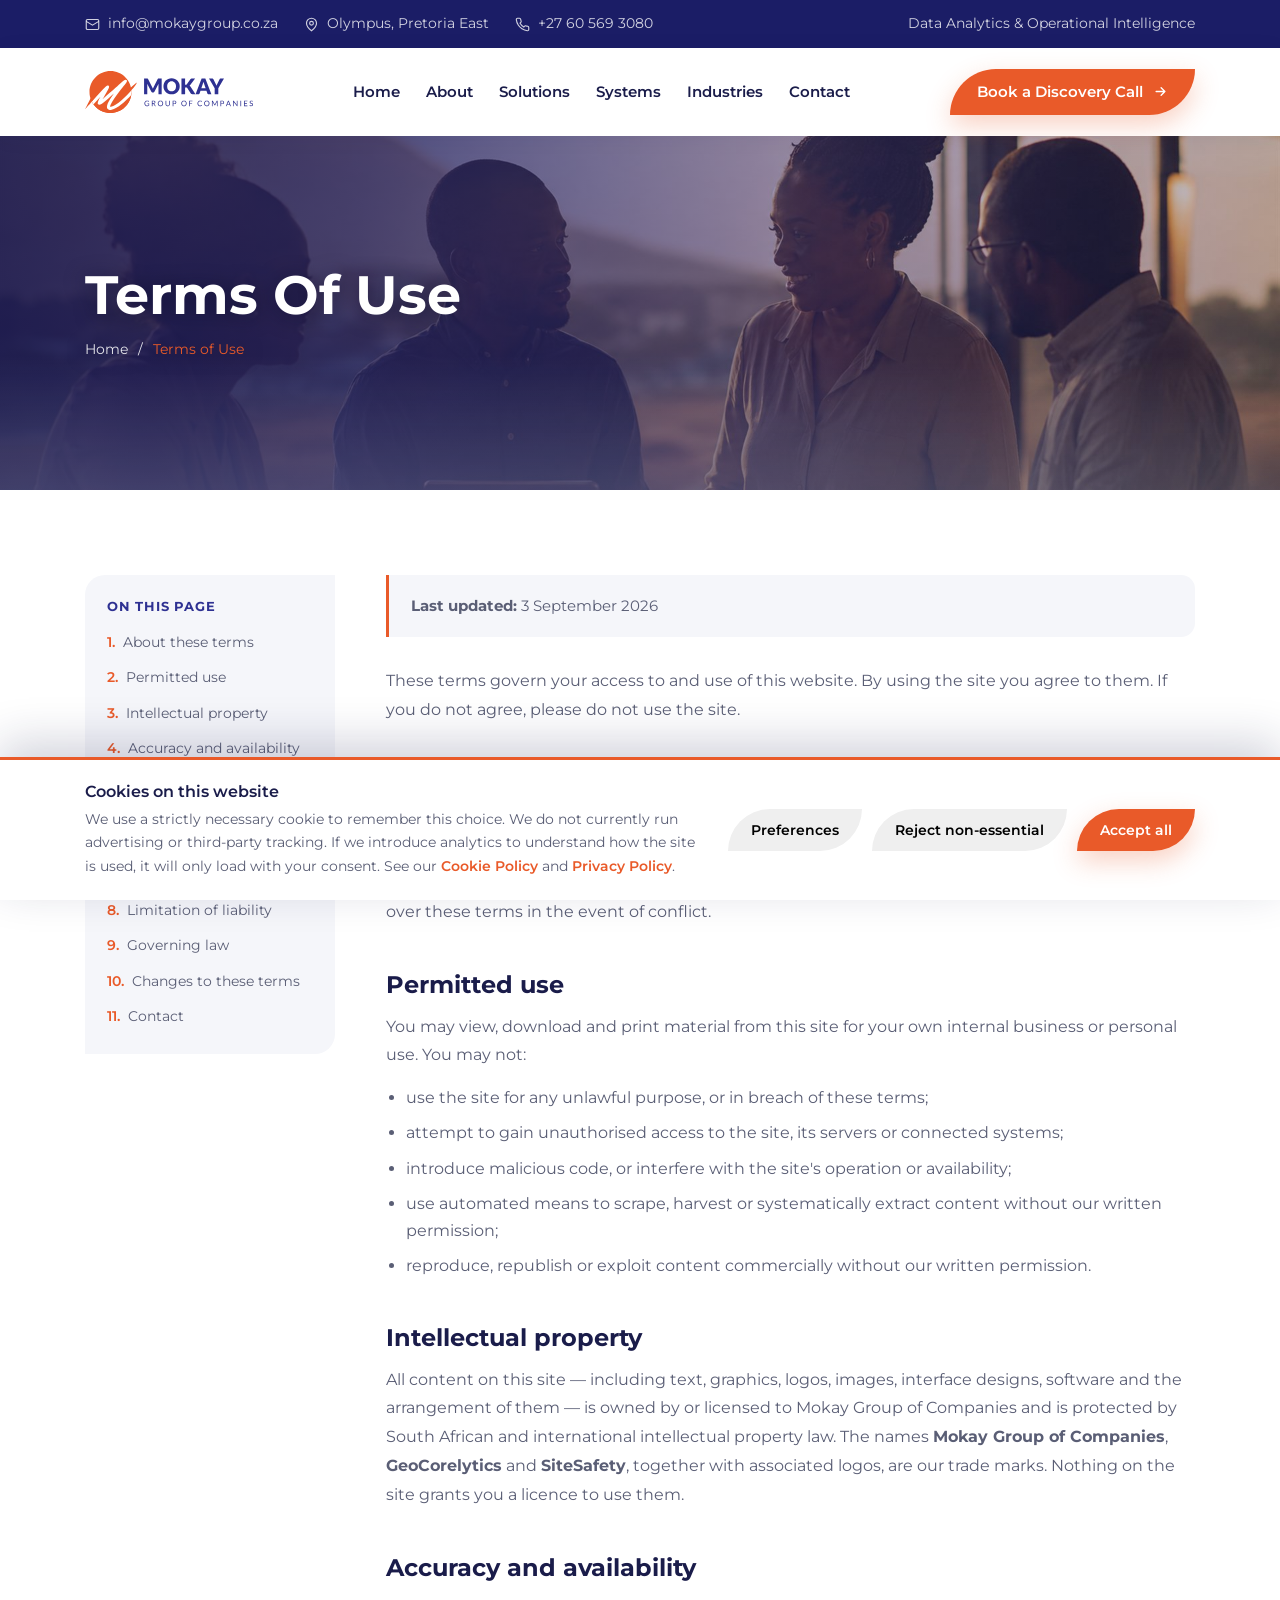
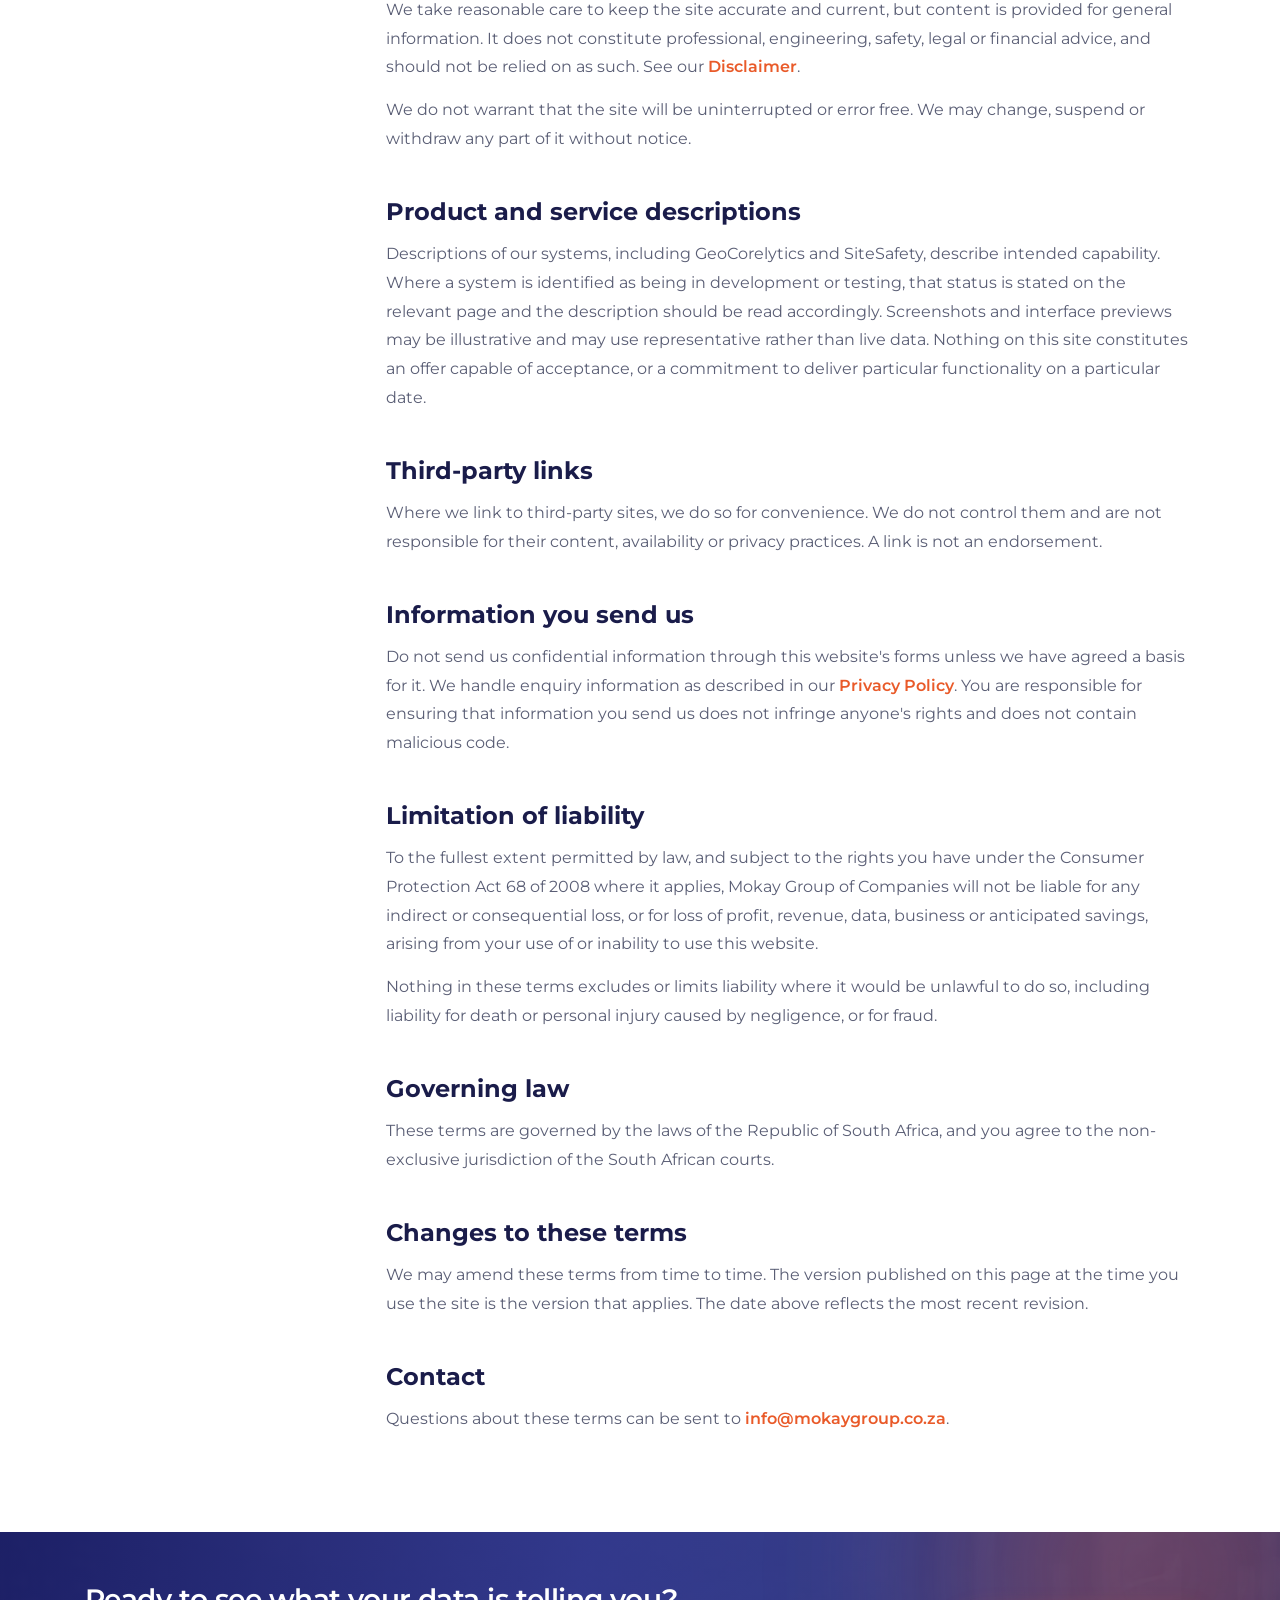
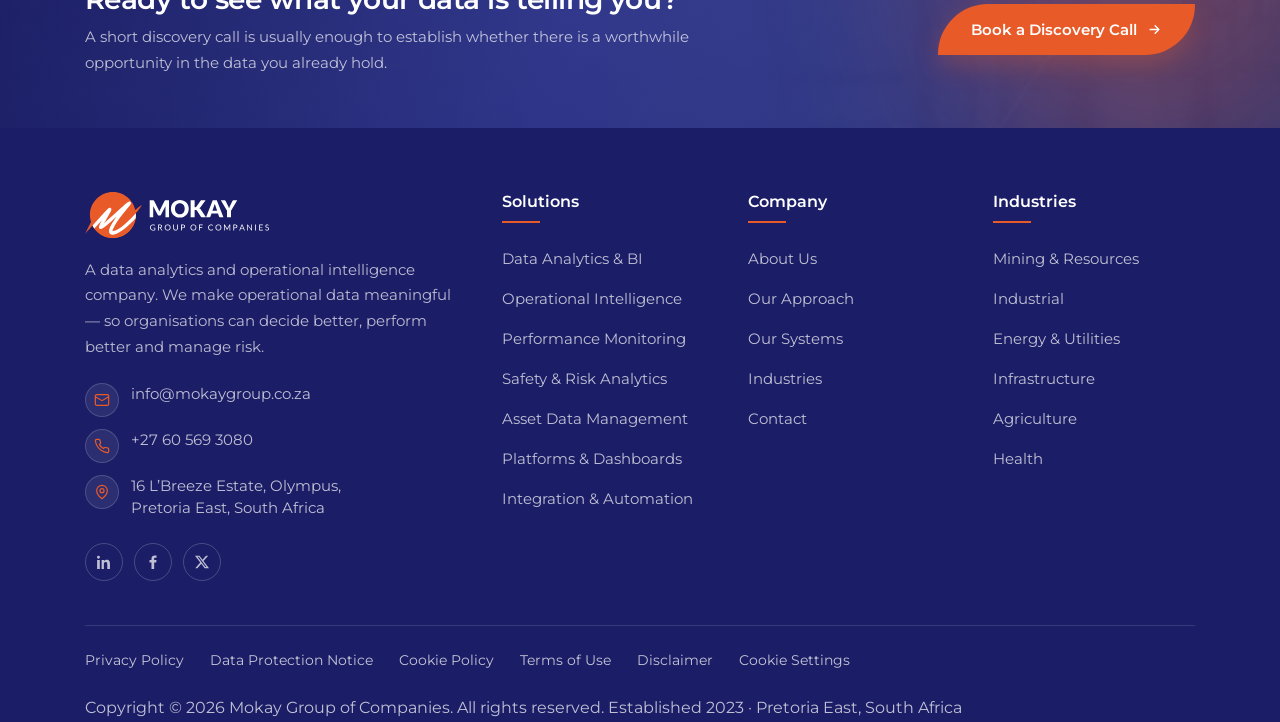
<file: terms-of-use.html>
<!DOCTYPE html>
<html lang="en">
<head>
<meta charset="UTF-8">
<meta name="viewport" content="width=device-width,initial-scale=1">
<title>Terms of Use — Mokay Group of Companies</title>
<meta name="description" content="The terms governing your use of the Mokay Group of Companies website.">
<meta name="robots" content="index,follow">
<link rel="icon" href="assets/favicon.svg" type="image/svg+xml">
<script>document.documentElement.classList.add("js");</script>
<link rel="stylesheet" href="assets/styles.css">
</head>
<body data-page="legal">

<!-- #HEADER -->
<div class="topbar">
  <div class="container topbar-inner">
    <ul>
      <li><svg class="arw" viewBox="0 0 24 24" fill="none" stroke="currentColor" stroke-width="1.8"><rect x="2" y="4" width="20" height="16" rx="2"/><path d="m2 7 10 6 10-6"/></svg><a href="mailto:info@mokaygroup.co.za">info@mokaygroup.co.za</a></li>
      <li><svg class="arw" viewBox="0 0 24 24" fill="none" stroke="currentColor" stroke-width="1.8"><path d="M20 10c0 6-8 12-8 12s-8-6-8-12a8 8 0 0 1 16 0Z"/><circle cx="12" cy="10" r="3"/></svg>Olympus, Pretoria East</li>
      <li><svg class="arw" viewBox="0 0 24 24" fill="none" stroke="currentColor" stroke-width="1.8"><path d="M22 16.9v3a2 2 0 0 1-2.2 2 19.8 19.8 0 0 1-8.6-3.1 19.5 19.5 0 0 1-6-6A19.8 19.8 0 0 1 2.1 4.2 2 2 0 0 1 4.1 2h3a2 2 0 0 1 2 1.7c.1 1 .4 1.9.7 2.8a2 2 0 0 1-.5 2.1L8.1 9.9a16 16 0 0 0 6 6l1.3-1.3a2 2 0 0 1 2.1-.4c.9.3 1.8.6 2.8.7a2 2 0 0 1 1.7 2Z"/></svg><a href="tel:+27605693080">+27 60 569 3080</a></li>
    </ul>
    <ul class="socials"><li>Data Analytics &amp; Operational Intelligence</li></ul>
  </div>
</div>

<header class="header">
  <div class="container header-inner">
    <a class="logo" href="index.html" aria-label="Mokay Group of Companies — home">
      <img src="assets/logo.svg" alt="Mokay Group of Companies" width="168" height="42">
    </a>
    <ul class="menu" data-menu>
      <li><a href="index.html" data-nav="home">Home</a></li>
      <li><a href="about.html" data-nav="about">About</a></li>
      <li><a href="solutions.html" data-nav="solutions">Solutions</a></li>
      <li><a href="systems.html" data-nav="systems">Systems</a></li>
      <li><a href="industries.html" data-nav="industries">Industries</a></li>
      <li><a href="contact.html" data-nav="contact">Contact</a></li>
    </ul>
    <div class="header-right">
      <a href="contact.html" class="btn btn-orange">Book a Discovery Call <svg class="arw" viewBox="0 0 24 24" fill="none" stroke="currentColor" stroke-width="2.2" stroke-linecap="round" stroke-linejoin="round"><path d="M5 12h14M13 6l6 6-6 6"/></svg></a>
      <button class="burger" data-burger aria-label="Toggle menu"><span></span><span></span><span></span></button>
    </div>
  </div>
</header>
<!-- /#HEADER -->

<section class="banner">
  <img class="banner-bg" src="assets/img/counter-bg.jpg" alt="" aria-hidden="true" width="1920" height="600">
  <div class="container banner-inner">
    <h1>Terms of Use</h1>
    <div class="crumbs"><a href="index.html">Home</a> / <span>Terms of Use</span></div>
  </div>
</section>

<section class="section">
  <div class="container legal">
    <aside class="legal-toc">
      <h5>On this page</h5>
      <ol>
          <li><a href="#about">About these terms</a></li>
          <li><a href="#use">Permitted use</a></li>
          <li><a href="#ip">Intellectual property</a></li>
          <li><a href="#accuracy">Accuracy and availability</a></li>
          <li><a href="#product-status">Product and service descriptions</a></li>
          <li><a href="#links">Third-party links</a></li>
          <li><a href="#submissions">Information you send us</a></li>
          <li><a href="#liability">Limitation of liability</a></li>
          <li><a href="#law">Governing law</a></li>
          <li><a href="#changes">Changes to these terms</a></li>
          <li><a href="#contact">Contact</a></li>
      </ol>
    </aside>
    <div class="legal-body">
      <div class="legal-meta">
        <p><strong>Last updated:</strong> 3 September 2026</p>
      </div>
      <p>These terms govern your access to and use of this website. By using the site you agree to them. If you do not
    agree, please do not use the site.</p>

        <h2 id="about">About these terms</h2>
      <p>This website is operated by Mokay Group of Companies (registration number 2023/893462/07), of 16 L’Breeze Estate, Olympus, Pretoria East, South Africa. These terms apply to the website
      only. Services we provide under a separate written agreement are governed by that agreement, which prevails over
      these terms in the event of conflict.</p>

        <h2 id="use">Permitted use</h2>
      <p>You may view, download and print material from this site for your own internal business or personal use. You
      may not:</p>
      <ul>
        <li>use the site for any unlawful purpose, or in breach of these terms;</li>
        <li>attempt to gain unauthorised access to the site, its servers or connected systems;</li>
        <li>introduce malicious code, or interfere with the site's operation or availability;</li>
        <li>use automated means to scrape, harvest or systematically extract content without our written permission;</li>
        <li>reproduce, republish or exploit content commercially without our written permission.</li>
      </ul>

        <h2 id="ip">Intellectual property</h2>
      <p>All content on this site — including text, graphics, logos, images, interface designs, software and the
      arrangement of them — is owned by or licensed to Mokay Group of Companies and is protected by South African and international
      intellectual property law. The names <strong>Mokay Group of Companies</strong>, <strong>GeoCorelytics</strong> and
      <strong>SiteSafety</strong>, together with associated logos, are our trade marks. Nothing on the site grants you a
      licence to use them.</p>

        <h2 id="accuracy">Accuracy and availability</h2>
      <p>We take reasonable care to keep the site accurate and current, but content is provided for general information.
      It does not constitute professional, engineering, safety, legal or financial advice, and should not be relied on
      as such. See our <a href="disclaimer.html">Disclaimer</a>.</p>
      <p>We do not warrant that the site will be uninterrupted or error free. We may change, suspend or withdraw any part
      of it without notice.</p>

        <h2 id="product-status">Product and service descriptions</h2>
      <p>Descriptions of our systems, including GeoCorelytics and SiteSafety, describe intended capability. Where a
      system is identified as being in development or testing, that status is stated on the relevant page and the
      description should be read accordingly. Screenshots and interface previews may be illustrative and may use
      representative rather than live data. Nothing on this site constitutes an offer capable of acceptance, or a
      commitment to deliver particular functionality on a particular date.</p>

        <h2 id="links">Third-party links</h2>
      <p>Where we link to third-party sites, we do so for convenience. We do not control them and are not responsible
      for their content, availability or privacy practices. A link is not an endorsement.</p>

        <h2 id="submissions">Information you send us</h2>
      <p>Do not send us confidential information through this website's forms unless we have agreed a basis for it. We
      handle enquiry information as described in our <a href="privacy-policy.html">Privacy Policy</a>. You are
      responsible for ensuring that information you send us does not infringe anyone's rights and does not contain
      malicious code.</p>

        <h2 id="liability">Limitation of liability</h2>
      <p>To the fullest extent permitted by law, and subject to the rights you have under the Consumer Protection Act 68
      of 2008 where it applies, Mokay Group of Companies will not be liable for any indirect or consequential loss, or for loss of profit,
      revenue, data, business or anticipated savings, arising from your use of or inability to use this website.</p>
      <p>Nothing in these terms excludes or limits liability where it would be unlawful to do so, including liability for
      death or personal injury caused by negligence, or for fraud.</p>

        <h2 id="law">Governing law</h2>
      <p>These terms are governed by the laws of the Republic of South Africa, and you agree to the non-exclusive
      jurisdiction of the South African courts.</p>

        <h2 id="changes">Changes to these terms</h2>
      <p>We may amend these terms from time to time. The version published on this page at the time you use the site is
      the version that applies. The date above reflects the most recent revision.</p>

        <h2 id="contact">Contact</h2>
      <p>Questions about these terms can be sent to <a href="mailto:info@mokaygroup.co.za">info@mokaygroup.co.za</a>.</p>
    </div>
  </div>
</section>

<!-- #FOOTER -->
<footer class="footer">

  <div class="footer-cta">
    <img class="footer-cta-bg" src="assets/img/cta-bg.jpg" alt="" aria-hidden="true" width="1920" height="1200">
    <div class="container footer-cta-inner">
      <div>
        <h3>Ready to see what your data is telling you?</h3>
        <p>A short discovery call is usually enough to establish whether there is a worthwhile opportunity in the data you already hold.</p>
      </div>
      <a href="contact.html" class="btn btn-orange">Book a Discovery Call <svg class="arw" viewBox="0 0 24 24" fill="none" stroke="currentColor" stroke-width="2.2" stroke-linecap="round" stroke-linejoin="round"><path d="M5 12h14M13 6l6 6-6 6"/></svg></a>
    </div>
  </div>

  <div class="container footer-main">
    <div class="footer-grid">
      <div class="f-brand">
        <div class="footer-logo"><img src="assets/logo-white.svg" alt="Mokay Group of Companies" width="184" height="46"></div>
        <p>A data analytics and operational intelligence company. We make operational data meaningful — so organisations can decide better, perform better and manage risk.</p>
        <ul class="f-contact">
          <li><span class="ico"><svg width="16" height="16" viewBox="0 0 24 24" fill="none" stroke="currentColor" stroke-width="1.8"><rect x="2" y="4" width="20" height="16" rx="2"/><path d="m2 7 10 6 10-6"/></svg></span><a href="mailto:info@mokaygroup.co.za">info@mokaygroup.co.za</a></li>
          <li><span class="ico"><svg width="16" height="16" viewBox="0 0 24 24" fill="none" stroke="currentColor" stroke-width="1.8"><path d="M22 16.9v3a2 2 0 0 1-2.2 2 19.8 19.8 0 0 1-8.6-3.1 19.5 19.5 0 0 1-6-6A19.8 19.8 0 0 1 2.1 4.2 2 2 0 0 1 4.1 2h3a2 2 0 0 1 2 1.7c.1 1 .4 1.9.7 2.8a2 2 0 0 1-.5 2.1L8.1 9.9a16 16 0 0 0 6 6l1.3-1.3a2 2 0 0 1 2.1-.4c.9.3 1.8.6 2.8.7a2 2 0 0 1 1.7 2Z"/></svg></span><a href="tel:+27605693080">+27 60 569 3080</a></li>
          <li><span class="ico"><svg width="16" height="16" viewBox="0 0 24 24" fill="none" stroke="currentColor" stroke-width="1.8"><path d="M20 10c0 6-8 12-8 12s-8-6-8-12a8 8 0 0 1 16 0Z"/><circle cx="12" cy="10" r="3"/></svg></span>16 L’Breeze Estate, Olympus,<br>Pretoria East, South Africa</li>
        </ul>
        <div class="socials-row">
          <a href="#" aria-label="LinkedIn"><svg width="14" height="14" viewBox="0 0 24 24" fill="currentColor"><path d="M4.98 3.5A2.5 2.5 0 1 1 0 3.5a2.5 2.5 0 0 1 4.98 0ZM.2 8.4h4.6V24H.2V8.4Zm7.7 0h4.4v2.1h.06c.61-1.1 2.1-2.3 4.34-2.3 4.64 0 5.5 3 5.5 6.9V24h-4.6v-7.9c0-1.9-.03-4.3-2.7-4.3-2.7 0-3.1 2-3.1 4.2V24H7.9V8.4Z"/></svg></a>
          <a href="#" aria-label="Facebook"><svg width="14" height="14" viewBox="0 0 24 24" fill="currentColor"><path d="M14 8.5V6.2c0-.9.2-1.4 1.6-1.4H18V.8C17.6.8 16.3.7 14.8.7c-3.2 0-5.4 2-5.4 5.6v2.2H6v4.3h3.4V24H14V12.8h3.5l.5-4.3H14Z"/></svg></a>
          <a href="#" aria-label="X"><svg width="14" height="14" viewBox="0 0 24 24" fill="currentColor"><path d="M18.9 1.2h3.7l-8.1 9.2 9.5 12.4h-7.4l-5.8-7.6-6.7 7.6H.4l8.6-9.9L0 1.2h7.6l5.2 6.9 6.1-6.9Zm-1.3 19.4h2L6.5 3.2h-2.2l13.3 17.4Z"/></svg></a>
        </div>
      </div>
      <div>
        <h5>Solutions</h5>
        <ul>
          <li><a href="solutions.html#analytics">Data Analytics &amp; BI</a></li>
          <li><a href="solutions.html#operational">Operational Intelligence</a></li>
          <li><a href="solutions.html#performance">Performance Monitoring</a></li>
          <li><a href="solutions.html#safety">Safety &amp; Risk Analytics</a></li>
          <li><a href="solutions.html#asset">Asset Data Management</a></li>
          <li><a href="solutions.html#platforms">Platforms &amp; Dashboards</a></li>
          <li><a href="solutions.html#integration">Integration &amp; Automation</a></li>
        </ul>
      </div>
      <div>
        <h5>Company</h5>
        <ul>
          <li><a href="about.html">About Us</a></li>
          <li><a href="about.html#approach">Our Approach</a></li>
          <li><a href="systems.html">Our Systems</a></li>
          <li><a href="industries.html">Industries</a></li>
          <li><a href="contact.html">Contact</a></li>
        </ul>
      </div>
      <div>
        <h5>Industries</h5>
        <ul>
          <li><a href="industries.html#mining">Mining &amp; Resources</a></li>
          <li><a href="industries.html#industrial">Industrial</a></li>
          <li><a href="industries.html#energy">Energy &amp; Utilities</a></li>
          <li><a href="industries.html#infrastructure">Infrastructure</a></li>
          <li><a href="industries.html#agriculture">Agriculture</a></li>
          <li><a href="industries.html#health">Health</a></li>
        </ul>
      </div>
    </div>
    <ul class="foot-links">
      <li><a href="privacy-policy.html">Privacy Policy</a></li>
      <li><a href="data-protection.html">Data Protection Notice</a></li>
      <li><a href="cookie-policy.html">Cookie Policy</a></li>
      <li><a href="terms-of-use.html">Terms of Use</a></li>
      <li><a href="disclaimer.html">Disclaimer</a></li>
      <li><a href="#" data-cookie-settings>Cookie Settings</a></li>
    </ul>
    <div class="foot-bot">
      <span>Copyright © <span data-year>2026</span> Mokay Group of Companies. All rights reserved.</span>
      <span>Established 2023 · Pretoria East, South Africa</span>
    </div>
  </div>
</footer>

<button class="to-top" data-to-top aria-label="Back to top">
  <svg width="18" height="18" viewBox="0 0 24 24" fill="none" stroke="currentColor" stroke-width="2.4" stroke-linecap="round" stroke-linejoin="round"><path d="M12 19V5M5 12l7-7 7 7"/></svg>
</button>
<!-- /#FOOTER -->
<!-- #COOKIE -->
<div class="cookie" data-cookie role="dialog" aria-label="Cookie preferences" aria-live="polite" hidden>
  <div class="container">
    <div class="cookie-inner">
      <div>
        <h4>Cookies on this website</h4>
        <p>We use a strictly necessary cookie to remember this choice. We do not currently run advertising or
        third-party tracking. If we introduce analytics to understand how the site is used, it will only load
        with your consent. See our <a href="cookie-policy.html">Cookie Policy</a> and
        <a href="privacy-policy.html">Privacy Policy</a>.</p>
      </div>
      <div class="cookie-actions">
        <button type="button" class="btn btn-outline-dark" data-consent="prefs">Preferences</button>
        <button type="button" class="btn btn-outline-dark" data-consent="reject">Reject non-essential</button>
        <button type="button" class="btn btn-orange" data-consent="accept">Accept all</button>
      </div>
    </div>
    <div class="cookie-prefs" data-cookie-prefs>
      <label class="cookie-opt">
        <input type="checkbox" data-cat="necessary" checked disabled>
        <span><b>Strictly necessary <span class="locked">Always on</span></b>
        <span>Required for the site to function and to remember your cookie choice. Cannot be switched off.</span></span>
      </label>
      <label class="cookie-opt">
        <input type="checkbox" data-cat="analytics">
        <span><b>Analytics</b>
        <span>Helps us understand which pages are useful so we can improve them. Not currently in use — this setting applies if we add it.</span></span>
      </label>
      <label class="cookie-opt">
        <input type="checkbox" data-cat="functional">
        <span><b>Functional</b>
        <span>Enables optional conveniences such as embedded media or remembering form details between visits.</span></span>
      </label>
      <div style="padding-top:16px">
        <button type="button" class="btn btn-orange" data-consent="save">Save preferences</button>
      </div>
    </div>
  </div>
</div>
<!-- /#COOKIE -->

<script src="assets/app.js"></script>
</body>
</html>
</file>
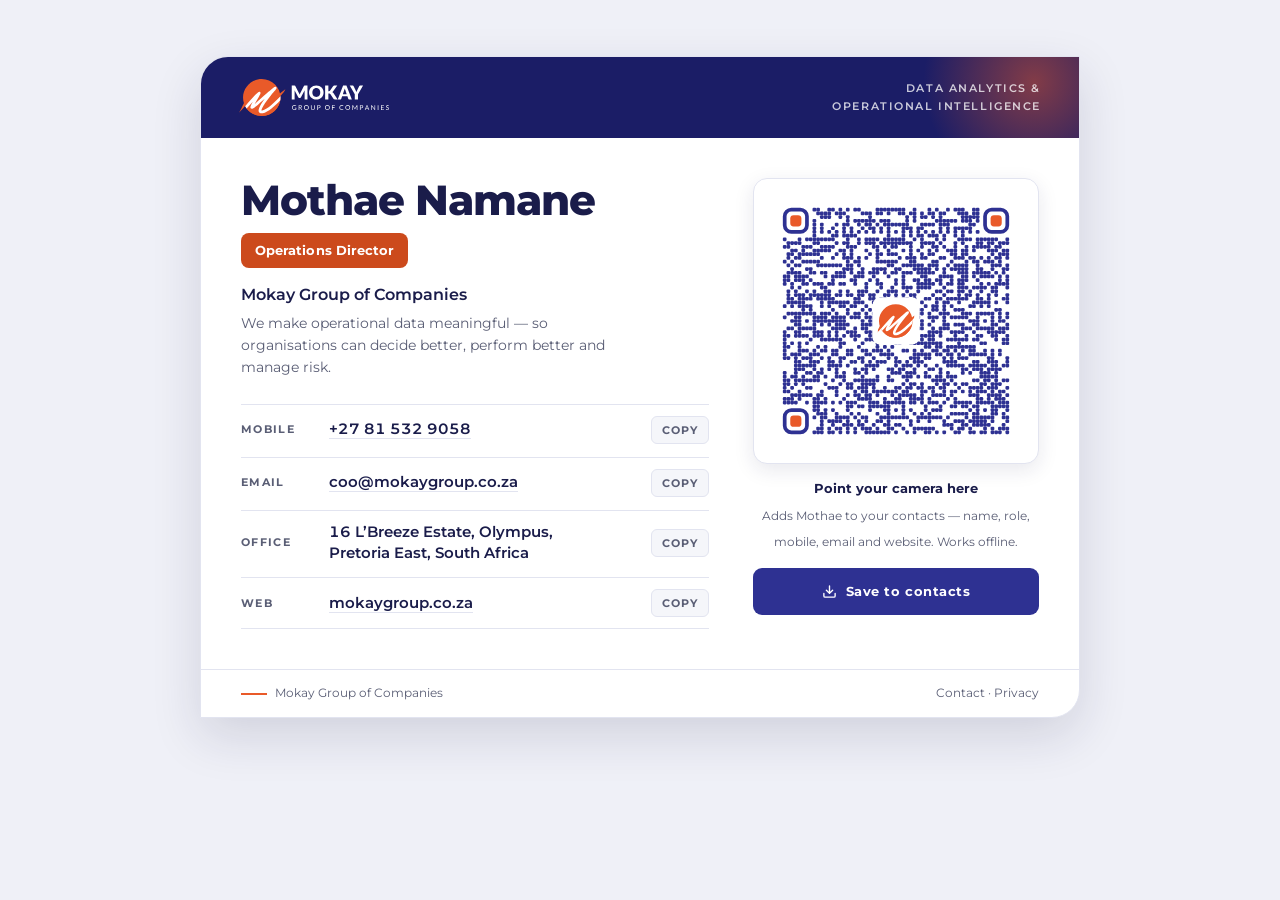
<file: card/mothae-namane.html>
<!DOCTYPE html>
<html lang="en">
<head>
<meta charset="UTF-8">
<meta name="viewport" content="width=device-width,initial-scale=1">
<title>Mothae Namane — Operations Director | Mokay Group of Companies</title>
<meta name="description" content="Digital business card for Mothae Namane, Operations Director at Mokay Group of Companies. Scan the QR code to save the contact, or download the vCard. +27 81 532 9058 · coo@mokaygroup.co.za">
<link rel="canonical" href="https://www.mokaygroup.co.za/card/mothae-namane">
<meta name="theme-color" content="#1B1D66">
<meta property="og:type" content="profile">
<meta property="og:title" content="Mothae Namane — Operations Director, Mokay Group">
<meta property="og:description" content="Scan to save the contact. Data analytics and operational intelligence, Pretoria East, South Africa.">
<meta property="og:url" content="https://www.mokaygroup.co.za/card/mothae-namane">
<link rel="icon" href="../assets/favicon.svg" type="image/svg+xml">
<link rel="preconnect" href="https://fonts.googleapis.com">
<link rel="preconnect" href="https://fonts.gstatic.com" crossorigin>
<link rel="stylesheet" href="https://fonts.googleapis.com/css2?family=Montserrat:wght@500;600;700;800&display=swap">
<style>
/* Standalone contact card. Deliberately does NOT load assets/styles.css — this
   is a self-contained micro-page, not part of the marketing site's layout
   system. It reuses the brand tokens only. */
:root{
  --bg:#EFF0F7;
  --card:#FFFFFF;
  --ink:#1A1C4A;
  --muted:#5A5E75;
  --line:#E2E4F0;
  --navy:#2E3192;
  --navy-deep:#1B1D66;
  --orange:#E95A29;
  /* The role badge is 12.5px bold — not WCAG "large text", so it needs 4.5:1.
     White on brand orange is only 3.52, so the badge deepens the orange. */
  --role-bg:#CC4A1C;
  --role-ink:#FFFFFF;
  --on-navy:rgba(255,255,255,.76);
  --chip:#F5F6FA;
  --shadow:0 18px 50px rgba(26,28,74,.14);
  --display:'Montserrat','Segoe UI',system-ui,-apple-system,sans-serif;
}
@media (prefers-color-scheme:dark){
  :root:not([data-theme="light"]){
    --bg:#0C0D24;--card:#15163A;--ink:#F2F3FB;--muted:#A7ABC9;
    --line:rgba(255,255,255,.13);--navy:#3A3FB0;--orange:#FF7A45;
    --role-bg:#FF7A45;--role-ink:#1B1D66;
    --chip:rgba(255,255,255,.06);--shadow:0 18px 50px rgba(0,0,0,.5);
    color-scheme:dark;
  }
}
*{box-sizing:border-box;margin:0;padding:0}
body{
  background:var(--bg);color:var(--ink);font-family:var(--display);
  font-size:16px;line-height:1.6;-webkit-font-smoothing:antialiased;
  padding-left:max(16px,env(safe-area-inset-left,0px));
  padding-right:max(16px,env(safe-area-inset-right,0px));
  padding-block:clamp(20px,5vw,56px);
  display:flex;justify-content:center;align-items:flex-start;
}
img{max-width:100%;height:auto;display:block}
a{color:inherit;text-decoration:none}
.copy:focus-visible,a:focus-visible{outline:2px solid var(--orange);outline-offset:2px;border-radius:3px}

.card{width:100%;max-width:880px;background:var(--card);
  border-radius:28px 0 28px 0;box-shadow:var(--shadow);overflow:hidden;border:1px solid var(--line)}

.masthead{background:var(--navy-deep);position:relative;overflow:hidden;padding:22px clamp(22px,4vw,38px)}
.masthead::after{content:"";position:absolute;right:-70px;top:-90px;width:230px;height:230px;
  border-radius:50%;background:radial-gradient(circle,rgba(233,90,41,.5),transparent 68%)}
.masthead-in{position:relative;z-index:1;display:flex;align-items:center;justify-content:space-between;gap:18px;flex-wrap:wrap}
.logo{width:150px;flex:none}
.tagline{font-size:.7rem;font-weight:600;letter-spacing:.14em;text-transform:uppercase;color:var(--on-navy);text-align:right}

.body{padding:clamp(24px,4vw,40px);display:grid;gap:clamp(24px,3.5vw,38px);grid-template-columns:1fr}
@media(min-width:760px){.body{grid-template-columns:1fr auto;align-items:start;gap:44px}}

.identity{min-width:0}
/* Optional portrait. Sits above the name at every width rather than beside it:
   a photo-and-name row leaves too little for a long name on a 360px card. */
.portrait{width:104px;height:104px;border-radius:50%;overflow:hidden;margin:0 auto 16px;
  box-shadow:0 0 0 3px var(--card),0 0 0 5px var(--orange),0 8px 22px rgba(26,28,74,.18);
  background:var(--chip)}
.portrait img{width:100%;height:100%;object-fit:cover;display:block}
.name{font-size:clamp(1.85rem,5vw,2.6rem);font-weight:800;line-height:1.08;
  letter-spacing:-.025em;text-wrap:balance;margin-bottom:10px}
/* Sentence case rather than letterspaced caps: titles here run from two words
   to six, and caps at .1em tracking wraps a six-word title onto three lines on
   a phone — a three-line solid badge reads as a block, not a label. */
.role{display:inline-block;max-width:100%;font-size:.84rem;font-weight:700;letter-spacing:.005em;
  line-height:1.4;text-wrap:balance;
  color:var(--role-ink);background:var(--role-bg);padding:8px 14px;border-radius:8px;margin-bottom:14px}
.org{font-size:1rem;font-weight:600;margin-bottom:4px}
.org-sub{font-size:.86rem;color:var(--muted);margin-bottom:26px;line-height:1.6;max-width:42ch}

.record{display:flex;flex-direction:column;gap:2px}
.row{display:grid;grid-template-columns:76px 1fr auto;align-items:center;gap:12px;
  padding:11px 0;border-top:1px solid var(--line);min-width:0}
.row:last-child{border-bottom:1px solid var(--line)}
.row dt{font-size:.7rem;font-weight:700;letter-spacing:.12em;text-transform:uppercase;color:var(--muted)}
/* tabular-nums keeps the phone number's digits on a fixed pitch now that the
   values are set in Montserrat rather than a monospace face */
.val{font-family:var(--display);font-size:.92rem;font-weight:600;color:var(--ink);
  font-variant-numeric:tabular-nums;min-width:0;overflow-wrap:anywhere;line-height:1.45}
.val a{border-bottom:1px solid var(--line)}
.val a:hover{border-bottom-color:var(--orange)}
.copy{font-family:var(--display);font-size:.7rem;font-weight:700;letter-spacing:.08em;text-transform:uppercase;
  color:var(--muted);background:var(--chip);border:1px solid var(--line);border-radius:6px;
  padding:6px 10px;cursor:pointer;white-space:nowrap;transition:background .2s,color .2s,border-color .2s}
.copy:hover,.copy.done{background:var(--orange);border-color:var(--orange);color:#fff}
/* On a phone the 76px label column leaves too little room for the email, which
   then breaks mid-domain. Put the label on its own line instead. */
@media(max-width:600px){
  .row{grid-template-columns:1fr auto;grid-template-areas:"label label" "value copy";gap:5px 12px;padding:13px 0}
  .row dt{grid-area:label}
  .row .val{grid-area:value}
  .row .copy{grid-area:copy;align-self:center}
}

.scan{display:flex;flex-direction:column;align-items:center;gap:14px;min-width:0}
/* The QR stays dark-on-white in both themes — a scanner needs that contrast. */
.plate{background:#FFFFFF;padding:14px;border-radius:14px;border:1px solid var(--line);
  box-shadow:0 6px 20px rgba(26,28,74,.1);width:clamp(220px,62vw,286px)}
@media(min-width:760px){.plate{width:286px}}
.scan-note{text-align:center;max-width:26ch}
.scan-note strong{display:block;font-size:.82rem;font-weight:700;margin-bottom:3px}
.scan-note span{font-size:.75rem;color:var(--muted);line-height:1.5}
.save{display:inline-flex;align-items:center;justify-content:center;gap:9px;width:100%;
  font-size:.82rem;font-weight:700;letter-spacing:.04em;color:#fff;background:var(--navy);
  border-radius:9px;padding:13px 18px;transition:background .25s,transform .25s}
.save:hover{background:var(--orange);transform:translateY(-1px)}
.save svg{flex:none}

.foot{border-top:1px solid var(--line);padding:14px clamp(22px,4vw,40px);
  display:flex;justify-content:space-between;gap:12px;flex-wrap:wrap;font-size:.74rem;color:var(--muted)}
.foot .rule{display:inline-block;width:26px;height:2px;background:var(--orange);vertical-align:middle;margin-right:8px}
.foot a:hover{color:var(--orange)}

@media(prefers-reduced-motion:reduce){*{transition:none!important;animation:none!important}}
</style>
</head>
<body>

<main class="card">
  <header class="masthead">
    <div class="masthead-in">
      <a class="logo" href="../index.html" aria-label="Mokay Group of Companies — home">
        <img src="../assets/logo-white.svg" alt="Mokay Group of Companies" width="150" height="37">
      </a>
      <div class="tagline">Data Analytics &amp;<br>Operational Intelligence</div>
    </div>
  </header>

  <div class="body">
    <section class="identity">
      <h1 class="name">Mothae Namane</h1>
      <div class="role">Operations Director</div>
      <p class="org">Mokay Group of Companies</p>
      <p class="org-sub">We make operational data meaningful — so organisations can decide better, perform better and manage risk.</p>

      <dl class="record">
        <div class="row">
          <dt>Mobile</dt>
          <dd class="val"><a href="tel:+27815329058">+27 81 532 9058</a></dd>
          <button class="copy" type="button" id="copy-phone" data-copy="+27815329058">Copy</button>
        </div>
        <div class="row">
          <dt>Email</dt>
          <dd class="val"><a href="mailto:coo@mokaygroup.co.za">coo@mokaygroup.co.za</a></dd>
          <button class="copy" type="button" id="copy-email" data-copy="coo@mokaygroup.co.za">Copy</button>
        </div>
        <div class="row">
          <dt>Office</dt>
          <dd class="val">16 L&rsquo;Breeze Estate, Olympus,<br>Pretoria East, South Africa</dd>
          <button class="copy" type="button" id="copy-office" data-copy="16 L’Breeze Estate, Olympus, Pretoria East, South Africa">Copy</button>
        </div>
        <div class="row">
          <dt>Web</dt>
          <dd class="val"><a href="../index.html">mokaygroup.co.za</a></dd>
          <button class="copy" type="button" id="copy-web" data-copy="https://www.mokaygroup.co.za">Copy</button>
        </div>
      </dl>
    </section>

    <section class="scan">
      <div class="plate">
        <img src="../assets/qr-mothae-namane.svg" alt="QR code containing Mothae Namane's contact details" width="286" height="286">
      </div>
      <p class="scan-note">
        <strong>Point your camera here</strong>
        <span>Adds Mothae to your contacts — name, role, mobile, email and website. Works offline.</span>
      </p>
      <a class="save" href="../assets/mothae-namane.vcf" download="Mothae-Namane.vcf" type="text/vcard">
        <svg width="15" height="15" viewBox="0 0 24 24" fill="none" stroke="currentColor" stroke-width="2.2" stroke-linecap="round" stroke-linejoin="round"><path d="M21 15v4a2 2 0 0 1-2 2H5a2 2 0 0 1-2-2v-4M7 10l5 5 5-5M12 15V3"/></svg>
        Save to contacts
      </a>
    </section>
  </div>

  <footer class="foot">
    <span><span class="rule"></span>Mokay Group of Companies</span>
    <span><a href="../contact.html">Contact</a> &middot; <a href="../privacy-policy.html">Privacy</a></span>
  </footer>
</main>

<script>
(function(){
  'use strict';
  var selectFallback = function (btn) {
    var row = btn.closest('.row');
    var val = row && row.querySelector('.val');
    if (!val) return false;
    try {
      var r = document.createRange();
      r.selectNodeContents(val);
      var s = window.getSelection();
      s.removeAllRanges();
      s.addRange(r);
      return true;
    } catch (e) { return false; }
  };

  document.querySelectorAll('.copy').forEach(function (btn) {
    var idle = btn.textContent;
    var timer = null;
    btn.addEventListener('click', function () {
      var text = btn.getAttribute('data-copy') || '';
      var settle = function (label) {
        if (timer) clearTimeout(timer);
        btn.textContent = label;
        btn.classList.add('done');
        timer = setTimeout(function () {
          btn.textContent = idle;
          btn.classList.remove('done');
        }, 1600);
      };
      if (navigator.clipboard && navigator.clipboard.writeText) {
        navigator.clipboard.writeText(text).then(function () { settle('Copied'); })
          ['catch'](function () { settle(selectFallback(btn) ? 'Selected' : 'Press Ctrl+C'); });
      } else {
        settle(selectFallback(btn) ? 'Selected' : 'Press Ctrl+C');
      }
    });
  });
})();
</script>
</body>
</html>
</file>
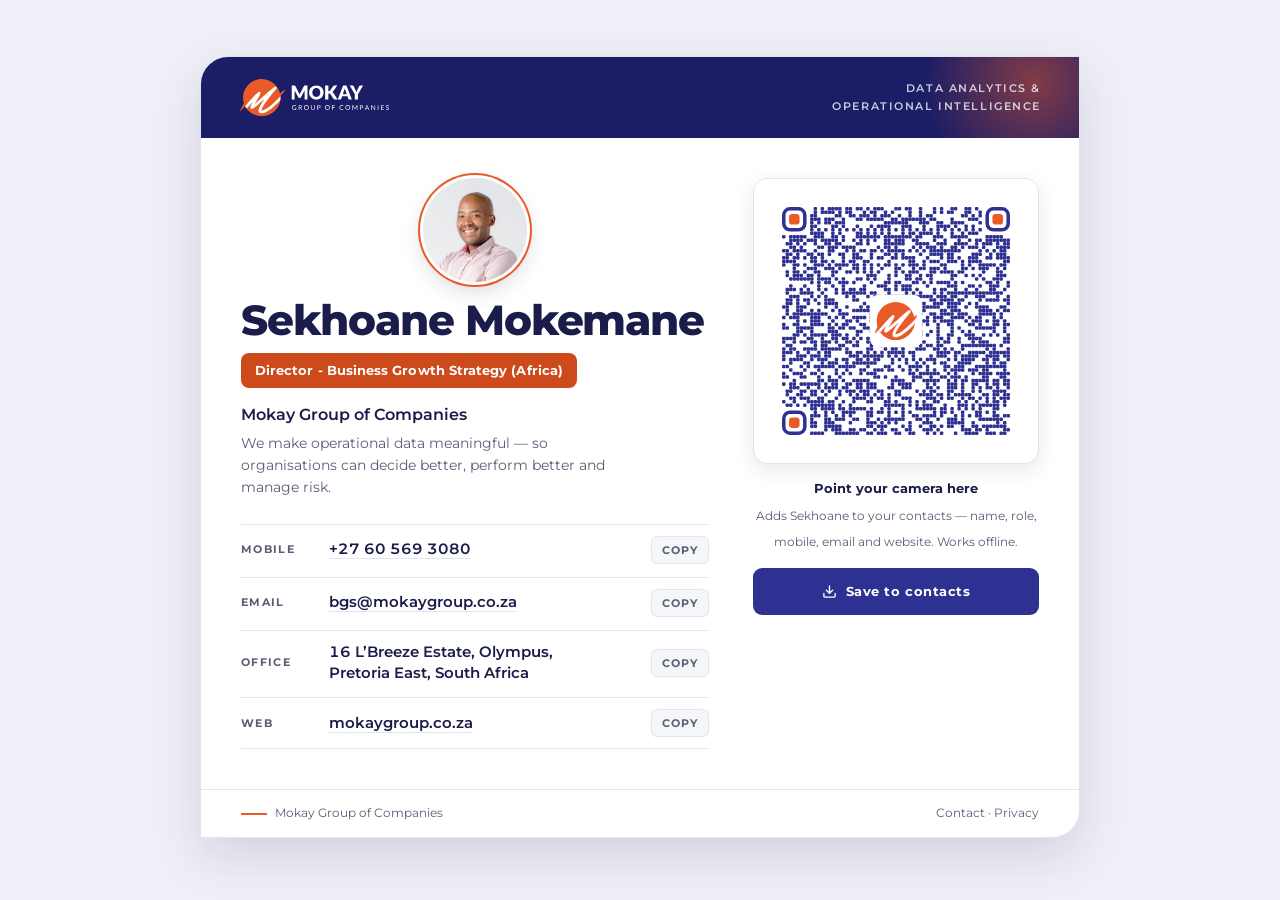
<file: card/sekhoane-mokemane.html>
<!DOCTYPE html>
<html lang="en">
<head>
<meta charset="UTF-8">
<meta name="viewport" content="width=device-width,initial-scale=1">
<title>Sekhoane Mokemane — Director - Business Growth Strategy (Africa) | Mokay Group of Companies</title>
<meta name="description" content="Digital business card for Sekhoane Mokemane, Director - Business Growth Strategy (Africa) at Mokay Group of Companies. Scan the QR code to save the contact, or download the vCard. +27 60 569 3080 · bgs@mokaygroup.co.za">
<link rel="canonical" href="https://www.mokaygroup.co.za/card/sekhoane-mokemane">
<meta name="theme-color" content="#1B1D66">
<meta property="og:type" content="profile">
<meta property="og:title" content="Sekhoane Mokemane — Director - Business Growth Strategy (Africa), Mokay Group">
<meta property="og:description" content="Scan to save the contact. Data analytics and operational intelligence, Pretoria East, South Africa.">
<meta property="og:url" content="https://www.mokaygroup.co.za/card/sekhoane-mokemane">
<link rel="icon" href="../assets/favicon.svg" type="image/svg+xml">
<link rel="preconnect" href="https://fonts.googleapis.com">
<link rel="preconnect" href="https://fonts.gstatic.com" crossorigin>
<link rel="stylesheet" href="https://fonts.googleapis.com/css2?family=Montserrat:wght@500;600;700;800&display=swap">
<style>
/* Standalone contact card. Deliberately does NOT load assets/styles.css — this
   is a self-contained micro-page, not part of the marketing site's layout
   system. It reuses the brand tokens only. */
:root{
  --bg:#EFF0F7;
  --card:#FFFFFF;
  --ink:#1A1C4A;
  --muted:#5A5E75;
  --line:#E2E4F0;
  --navy:#2E3192;
  --navy-deep:#1B1D66;
  --orange:#E95A29;
  /* The role badge is 12.5px bold — not WCAG "large text", so it needs 4.5:1.
     White on brand orange is only 3.52, so the badge deepens the orange. */
  --role-bg:#CC4A1C;
  --role-ink:#FFFFFF;
  --on-navy:rgba(255,255,255,.76);
  --chip:#F5F6FA;
  --shadow:0 18px 50px rgba(26,28,74,.14);
  --display:'Montserrat','Segoe UI',system-ui,-apple-system,sans-serif;
}
@media (prefers-color-scheme:dark){
  :root:not([data-theme="light"]){
    --bg:#0C0D24;--card:#15163A;--ink:#F2F3FB;--muted:#A7ABC9;
    --line:rgba(255,255,255,.13);--navy:#3A3FB0;--orange:#FF7A45;
    --role-bg:#FF7A45;--role-ink:#1B1D66;
    --chip:rgba(255,255,255,.06);--shadow:0 18px 50px rgba(0,0,0,.5);
    color-scheme:dark;
  }
}
*{box-sizing:border-box;margin:0;padding:0}
body{
  background:var(--bg);color:var(--ink);font-family:var(--display);
  font-size:16px;line-height:1.6;-webkit-font-smoothing:antialiased;
  padding-left:max(16px,env(safe-area-inset-left,0px));
  padding-right:max(16px,env(safe-area-inset-right,0px));
  padding-block:clamp(20px,5vw,56px);
  display:flex;justify-content:center;align-items:flex-start;
}
img{max-width:100%;height:auto;display:block}
a{color:inherit;text-decoration:none}
.copy:focus-visible,a:focus-visible{outline:2px solid var(--orange);outline-offset:2px;border-radius:3px}

.card{width:100%;max-width:880px;background:var(--card);
  border-radius:28px 0 28px 0;box-shadow:var(--shadow);overflow:hidden;border:1px solid var(--line)}

.masthead{background:var(--navy-deep);position:relative;overflow:hidden;padding:22px clamp(22px,4vw,38px)}
.masthead::after{content:"";position:absolute;right:-70px;top:-90px;width:230px;height:230px;
  border-radius:50%;background:radial-gradient(circle,rgba(233,90,41,.5),transparent 68%)}
.masthead-in{position:relative;z-index:1;display:flex;align-items:center;justify-content:space-between;gap:18px;flex-wrap:wrap}
.logo{width:150px;flex:none}
.tagline{font-size:.7rem;font-weight:600;letter-spacing:.14em;text-transform:uppercase;color:var(--on-navy);text-align:right}

.body{padding:clamp(24px,4vw,40px);display:grid;gap:clamp(24px,3.5vw,38px);grid-template-columns:1fr}
@media(min-width:760px){.body{grid-template-columns:1fr auto;align-items:start;gap:44px}}

.identity{min-width:0}
/* Optional portrait. Sits above the name at every width rather than beside it:
   a photo-and-name row leaves too little for a long name on a 360px card. */
.portrait{width:104px;height:104px;border-radius:50%;overflow:hidden;margin:0 auto 16px;
  box-shadow:0 0 0 3px var(--card),0 0 0 5px var(--orange),0 8px 22px rgba(26,28,74,.18);
  background:var(--chip)}
.portrait img{width:100%;height:100%;object-fit:cover;display:block}
.name{font-size:clamp(1.85rem,5vw,2.6rem);font-weight:800;line-height:1.08;
  letter-spacing:-.025em;text-wrap:balance;margin-bottom:10px}
/* Sentence case rather than letterspaced caps: titles here run from two words
   to six, and caps at .1em tracking wraps a six-word title onto three lines on
   a phone — a three-line solid badge reads as a block, not a label. */
.role{display:inline-block;max-width:100%;font-size:.84rem;font-weight:700;letter-spacing:.005em;
  line-height:1.4;text-wrap:balance;
  color:var(--role-ink);background:var(--role-bg);padding:8px 14px;border-radius:8px;margin-bottom:14px}
.org{font-size:1rem;font-weight:600;margin-bottom:4px}
.org-sub{font-size:.86rem;color:var(--muted);margin-bottom:26px;line-height:1.6;max-width:42ch}

.record{display:flex;flex-direction:column;gap:2px}
.row{display:grid;grid-template-columns:76px 1fr auto;align-items:center;gap:12px;
  padding:11px 0;border-top:1px solid var(--line);min-width:0}
.row:last-child{border-bottom:1px solid var(--line)}
.row dt{font-size:.7rem;font-weight:700;letter-spacing:.12em;text-transform:uppercase;color:var(--muted)}
/* tabular-nums keeps the phone number's digits on a fixed pitch now that the
   values are set in Montserrat rather than a monospace face */
.val{font-family:var(--display);font-size:.92rem;font-weight:600;color:var(--ink);
  font-variant-numeric:tabular-nums;min-width:0;overflow-wrap:anywhere;line-height:1.45}
.val a{border-bottom:1px solid var(--line)}
.val a:hover{border-bottom-color:var(--orange)}
.copy{font-family:var(--display);font-size:.7rem;font-weight:700;letter-spacing:.08em;text-transform:uppercase;
  color:var(--muted);background:var(--chip);border:1px solid var(--line);border-radius:6px;
  padding:6px 10px;cursor:pointer;white-space:nowrap;transition:background .2s,color .2s,border-color .2s}
.copy:hover,.copy.done{background:var(--orange);border-color:var(--orange);color:#fff}
/* On a phone the 76px label column leaves too little room for the email, which
   then breaks mid-domain. Put the label on its own line instead. */
@media(max-width:600px){
  .row{grid-template-columns:1fr auto;grid-template-areas:"label label" "value copy";gap:5px 12px;padding:13px 0}
  .row dt{grid-area:label}
  .row .val{grid-area:value}
  .row .copy{grid-area:copy;align-self:center}
}

.scan{display:flex;flex-direction:column;align-items:center;gap:14px;min-width:0}
/* The QR stays dark-on-white in both themes — a scanner needs that contrast. */
.plate{background:#FFFFFF;padding:14px;border-radius:14px;border:1px solid var(--line);
  box-shadow:0 6px 20px rgba(26,28,74,.1);width:clamp(220px,62vw,286px)}
@media(min-width:760px){.plate{width:286px}}
.scan-note{text-align:center;max-width:26ch}
.scan-note strong{display:block;font-size:.82rem;font-weight:700;margin-bottom:3px}
.scan-note span{font-size:.75rem;color:var(--muted);line-height:1.5}
.save{display:inline-flex;align-items:center;justify-content:center;gap:9px;width:100%;
  font-size:.82rem;font-weight:700;letter-spacing:.04em;color:#fff;background:var(--navy);
  border-radius:9px;padding:13px 18px;transition:background .25s,transform .25s}
.save:hover{background:var(--orange);transform:translateY(-1px)}
.save svg{flex:none}

.foot{border-top:1px solid var(--line);padding:14px clamp(22px,4vw,40px);
  display:flex;justify-content:space-between;gap:12px;flex-wrap:wrap;font-size:.74rem;color:var(--muted)}
.foot .rule{display:inline-block;width:26px;height:2px;background:var(--orange);vertical-align:middle;margin-right:8px}
.foot a:hover{color:var(--orange)}

@media(prefers-reduced-motion:reduce){*{transition:none!important;animation:none!important}}
</style>
</head>
<body>

<main class="card">
  <header class="masthead">
    <div class="masthead-in">
      <a class="logo" href="../index.html" aria-label="Mokay Group of Companies — home">
        <img src="../assets/logo-white.svg" alt="Mokay Group of Companies" width="150" height="37">
      </a>
      <div class="tagline">Data Analytics &amp;<br>Operational Intelligence</div>
    </div>
  </header>

  <div class="body">
    <section class="identity">
      <div class="portrait"><img src="../assets/photo-sekhoane-mokemane.jpg" alt="" width="560" height="560" decoding="async"></div>
      <h1 class="name">Sekhoane Mokemane</h1>
      <div class="role">Director - Business Growth Strategy (Africa)</div>
      <p class="org">Mokay Group of Companies</p>
      <p class="org-sub">We make operational data meaningful — so organisations can decide better, perform better and manage risk.</p>

      <dl class="record">
        <div class="row">
          <dt>Mobile</dt>
          <dd class="val"><a href="tel:+27605693080">+27 60 569 3080</a></dd>
          <button class="copy" type="button" id="copy-phone" data-copy="+27605693080">Copy</button>
        </div>
        <div class="row">
          <dt>Email</dt>
          <dd class="val"><a href="mailto:bgs@mokaygroup.co.za">bgs@mokaygroup.co.za</a></dd>
          <button class="copy" type="button" id="copy-email" data-copy="bgs@mokaygroup.co.za">Copy</button>
        </div>
        <div class="row">
          <dt>Office</dt>
          <dd class="val">16 L&rsquo;Breeze Estate, Olympus,<br>Pretoria East, South Africa</dd>
          <button class="copy" type="button" id="copy-office" data-copy="16 L’Breeze Estate, Olympus, Pretoria East, South Africa">Copy</button>
        </div>
        <div class="row">
          <dt>Web</dt>
          <dd class="val"><a href="../index.html">mokaygroup.co.za</a></dd>
          <button class="copy" type="button" id="copy-web" data-copy="https://www.mokaygroup.co.za">Copy</button>
        </div>
      </dl>
    </section>

    <section class="scan">
      <div class="plate">
        <img src="../assets/qr-sekhoane-mokemane.svg" alt="QR code containing Sekhoane Mokemane's contact details" width="286" height="286">
      </div>
      <p class="scan-note">
        <strong>Point your camera here</strong>
        <span>Adds Sekhoane to your contacts — name, role, mobile, email and website. Works offline.</span>
      </p>
      <a class="save" href="../assets/sekhoane-mokemane.vcf" download="Sekhoane-Mokemane.vcf" type="text/vcard">
        <svg width="15" height="15" viewBox="0 0 24 24" fill="none" stroke="currentColor" stroke-width="2.2" stroke-linecap="round" stroke-linejoin="round"><path d="M21 15v4a2 2 0 0 1-2 2H5a2 2 0 0 1-2-2v-4M7 10l5 5 5-5M12 15V3"/></svg>
        Save to contacts
      </a>
    </section>
  </div>

  <footer class="foot">
    <span><span class="rule"></span>Mokay Group of Companies</span>
    <span><a href="../contact.html">Contact</a> &middot; <a href="../privacy-policy.html">Privacy</a></span>
  </footer>
</main>

<script>
(function(){
  'use strict';
  var selectFallback = function (btn) {
    var row = btn.closest('.row');
    var val = row && row.querySelector('.val');
    if (!val) return false;
    try {
      var r = document.createRange();
      r.selectNodeContents(val);
      var s = window.getSelection();
      s.removeAllRanges();
      s.addRange(r);
      return true;
    } catch (e) { return false; }
  };

  document.querySelectorAll('.copy').forEach(function (btn) {
    var idle = btn.textContent;
    var timer = null;
    btn.addEventListener('click', function () {
      var text = btn.getAttribute('data-copy') || '';
      var settle = function (label) {
        if (timer) clearTimeout(timer);
        btn.textContent = label;
        btn.classList.add('done');
        timer = setTimeout(function () {
          btn.textContent = idle;
          btn.classList.remove('done');
        }, 1600);
      };
      if (navigator.clipboard && navigator.clipboard.writeText) {
        navigator.clipboard.writeText(text).then(function () { settle('Copied'); })
          ['catch'](function () { settle(selectFallback(btn) ? 'Selected' : 'Press Ctrl+C'); });
      } else {
        settle(selectFallback(btn) ? 'Selected' : 'Press Ctrl+C');
      }
    });
  });
})();
</script>
</body>
</html>
</file>
<file: assets/styles.css>
/* ============================================================
   Mokay Group of Companies
   Layout system referenced from techor-html.netlify.app
   Typeface: Montserrat · Brand: #E95A29 (orange) · #2E3192 (navy)
   ============================================================ */
@import url('https://fonts.googleapis.com/css2?family=Montserrat:ital,wght@0,300;0,400;0,500;0,600;0,700;0,800;1,400&display=swap');

:root{
  /* brand */
  --navy:#2E3192;
  --navy-deep:#1B1D66;
  --navy-soft:#4247BE;
  --orange:#E95A29;
  --orange-hi:#FF7444;
  --orange-soft:#FDEDE7;

  /* neutrals (Techor roles, Mokay-tinted) */
  --heading:#1A1C4A;
  --body:#5A5E75;
  --gray-bg:#F5F6FA;
  --white:#FFFFFF;
  --line:#E4E6F0;
  --line-dark:rgba(255,255,255,.16);

  --font:'Montserrat','Segoe UI',system-ui,-apple-system,sans-serif;

  --container:1140px;
  --gutter:15px;
  --pad-y:clamp(58px,6.6vw,104px);
  --top-h:48px;
  --nav-h:88px;

  --radius-card:50px 0 50px 0;   /* Techor's signature asymmetric corner */
  --shadow:0 10px 40px rgba(26,28,74,.08);
  --shadow-hover:0 22px 60px rgba(26,28,74,.14);
}

*{box-sizing:border-box;margin:0;padding:0}
html{scroll-behavior:smooth}
body{
  font-family:var(--font);font-size:16px;font-weight:400;line-height:1.75;
  color:var(--body);background:var(--white);
  -webkit-font-smoothing:antialiased;overflow-x:hidden;
}
img{max-width:100%;height:auto;display:block}
svg{display:block}
a{color:inherit;text-decoration:none}
a,button{-webkit-tap-highlight-color:transparent;appearance:none;outline:none;font-family:inherit}
a:focus-visible,button:focus-visible,input:focus-visible,select:focus-visible,textarea:focus-visible{
  outline:2px solid var(--orange);outline-offset:3px;border-radius:3px}
::selection{background:var(--orange);color:#fff}

.container{max-width:var(--container);margin:0 auto;padding:0 var(--gutter);width:100%}
.section{padding:var(--pad-y) 0}
.section.gray{background:var(--gray-bg)}
.section.navy{background:var(--navy);color:#fff}
.pt-0{padding-top:0}

/* ---------- typography ---------- */
h1,h2,h3,h4,h5,h6{font-family:var(--font);color:var(--heading);font-weight:700;line-height:1.2}
h1{font-size:clamp(2rem,4.2vw,3.4rem);line-height:1.14;text-transform:capitalize}
h2{font-size:clamp(1.75rem,3.1vw,2.65rem);line-height:1.18;text-transform:capitalize}
h3{font-size:clamp(1.2rem,1.6vw,1.5rem);font-weight:600}
h4{font-size:1.25rem;font-weight:600}
h5{font-size:1.05rem;font-weight:600}
p{color:var(--body)}
.lead{font-size:1.08rem;line-height:1.8}
.white h1,.white h2,.white h3,.white h4,.white h5{color:#fff}
.white p{color:rgba(255,255,255,.78)}

.subtitle{
  display:inline-block;font-size:1.05rem;font-weight:600;color:var(--orange);
  margin-bottom:14px;letter-spacing:.01em;
}
.subtitle.on-dark{color:#FFB292}
.section-head{max-width:660px;margin-bottom:clamp(30px,3.6vw,48px)}
.section-head.center{margin-left:auto;margin-right:auto;text-align:center}
.section-head p{margin-top:18px}

/* ---------- buttons ---------- */
.btn{
  display:inline-flex;align-items:center;gap:10px;
  font-size:.94rem;font-weight:600;line-height:1;
  padding:17px 32px;border:1px solid transparent;cursor:pointer;
  border-radius:50px 0 50px 0;
  transition:background .3s,color .3s,border-color .3s,transform .3s,box-shadow .3s;
}
.btn i{transition:transform .3s}
.btn:hover i{transform:translateX(4px)}
.btn-orange{background:var(--orange);color:#fff;box-shadow:0 10px 26px rgba(233,90,41,.28)}
.btn-orange:hover{background:var(--navy);box-shadow:0 14px 32px rgba(46,49,146,.3);transform:translateY(-2px)}
.btn-navy{background:var(--navy);color:#fff}
.btn-navy:hover{background:var(--orange);transform:translateY(-2px)}
.btn-white{background:#fff;color:var(--navy)}
.btn-white:hover{background:var(--orange);color:#fff;transform:translateY(-2px)}
.btn-outline{border-color:var(--line);color:var(--heading);background:#fff}
.btn-outline:hover{background:var(--navy);color:#fff;border-color:var(--navy)}
.btn-outline-light{border-color:rgba(255,255,255,.4);color:#fff}
.btn-outline-light:hover{background:#fff;color:var(--navy)}
.link-more{display:inline-flex;align-items:center;gap:8px;font-weight:600;font-size:.92rem;color:var(--navy)}
.link-more i{transition:transform .3s}
.link-more:hover{color:var(--orange)}
.link-more:hover i{transform:translateX(4px)}

/* arrow glyph (no icon font dependency) */
.arw{width:15px;height:15px;flex:none}

/* ---------- top bar ---------- */
.topbar{background:var(--navy-deep);color:rgba(255,255,255,.8);font-size:.85rem}
.topbar-inner{display:flex;align-items:center;justify-content:space-between;gap:20px;height:var(--top-h)}
.topbar ul{list-style:none;display:flex;align-items:center;gap:26px;flex-wrap:wrap}
.topbar li{display:flex;align-items:center;gap:8px}
.topbar a:hover{color:var(--orange)}
.topbar .socials{gap:16px}
.topbar .socials a{display:grid;place-items:center;width:26px;height:26px;
  border:1px solid rgba(255,255,255,.22);border-radius:50%;transition:.3s}
.topbar .socials a:hover{background:var(--orange);border-color:var(--orange);color:#fff}
@media(max-width:860px){.topbar{display:none}}

/* ---------- header ---------- */
.header{background:#fff;box-shadow:0 2px 20px rgba(26,28,74,.06);position:relative;z-index:50}
.header.sticky{position:fixed;top:0;left:0;right:0;animation:dropIn .45s ease}
@keyframes dropIn{from{transform:translateY(-100%)}to{transform:translateY(0)}}
.header-inner{display:flex;align-items:center;justify-content:space-between;gap:26px;height:var(--nav-h)}
.logo img{height:42px;width:auto}
.menu{display:flex;align-items:center;gap:26px;list-style:none}
.menu > li > a{
  display:flex;align-items:center;gap:6px;font-size:.95rem;font-weight:600;color:var(--heading);
  padding:10px 0;position:relative;transition:color .25s;
}
.menu > li > a::after{content:"";position:absolute;left:0;bottom:2px;width:0;height:2px;
  background:var(--orange);transition:width .3s}
.menu > li > a:hover,.menu > li > a.active{color:var(--orange)}
.menu > li > a:hover::after,.menu > li > a.active::after{width:100%}
.header-right{display:flex;align-items:center;gap:16px}
.header-right .btn{padding:14px 26px}
.burger{display:none;width:46px;height:46px;border:1px solid var(--line);background:#fff;
  border-radius:8px;flex-direction:column;justify-content:center;align-items:center;gap:5px;cursor:pointer}
.burger span{display:block;width:20px;height:2px;background:var(--navy);border-radius:2px;transition:.3s}
.nav-open .burger span:nth-child(1){transform:translateY(7px) rotate(45deg)}
.nav-open .burger span:nth-child(2){opacity:0}
.nav-open .burger span:nth-child(3){transform:translateY(-7px) rotate(-45deg)}

@media(max-width:1040px){
  .burger{display:flex}
  .header-right .btn{display:none}
  .menu{
    position:fixed;left:0;right:0;top:var(--nav-h);flex-direction:column;align-items:stretch;gap:0;
    background:#fff;padding:8px 22px 26px;box-shadow:0 20px 40px rgba(26,28,74,.14);
    transform:translateY(-130%);transition:transform .45s cubic-bezier(.3,.85,.3,1);
    max-height:calc(100vh - var(--nav-h));overflow:auto;
  }
  .header.sticky .menu{position:fixed}
  .menu > li{border-bottom:1px solid var(--line)}
  .menu > li > a{padding:17px 0;font-size:1rem}
  .menu > li > a::after{display:none}
  .nav-open .menu{transform:translateY(0)}
}

/* ---------- hero slider ---------- */
.hero{position:relative;overflow:hidden;background:var(--navy-deep)}
.slides{position:relative;height:clamp(520px,72vh,660px)}
.slide{
  position:absolute;inset:0;opacity:0;visibility:hidden;
  transition:opacity .9s ease,visibility .9s;
}
.slide.active{opacity:1;visibility:visible}
.slide-bg{position:absolute;inset:0;width:100%;height:100%;object-fit:cover;
  transform:scale(1.06);transition:transform 7s linear}
.slide.active .slide-bg{transform:scale(1)}
.slide::after{content:"";position:absolute;inset:0;
  background:linear-gradient(100deg,rgba(27,29,102,.93) 0%,rgba(46,49,146,.82) 42%,rgba(27,29,102,.42) 100%)}
.slide-inner{position:relative;z-index:2;height:100%;display:flex;align-items:center}
.slide-copy{max-width:640px;color:#fff}
.slide-copy .subtitle{color:#FFB292;text-transform:uppercase;letter-spacing:.14em;font-size:.82rem;font-weight:700}
.slide-copy h1{color:#fff;margin-bottom:20px}
.slide-copy p{color:rgba(255,255,255,.82);font-size:1.05rem;max-width:56ch;margin-bottom:32px}
.slide-actions{display:flex;flex-wrap:wrap;gap:14px}

/* animate copy in on the active slide */
.slide.active .slide-copy > *{animation:slideUp .8s cubic-bezier(.2,.7,.3,1) backwards}
.slide.active .slide-copy > *:nth-child(1){animation-delay:.15s}
.slide.active .slide-copy > *:nth-child(2){animation-delay:.28s}
.slide.active .slide-copy > *:nth-child(3){animation-delay:.41s}
.slide.active .slide-copy > *:nth-child(4){animation-delay:.54s}
@keyframes slideUp{from{opacity:0;transform:translateY(30px)}to{opacity:1;transform:none}}

.slider-nav{position:absolute;right:clamp(16px,4vw,54px);bottom:clamp(20px,4vh,44px);
  z-index:3;display:flex;gap:10px}
.slider-nav button{width:48px;height:48px;border-radius:50%;border:1px solid rgba(255,255,255,.4);
  background:rgba(255,255,255,.08);color:#fff;display:grid;place-items:center;cursor:pointer;
  transition:.3s;backdrop-filter:blur(6px)}
.slider-nav button:hover{background:var(--orange);border-color:var(--orange)}
.slider-dots{position:absolute;left:0;right:0;bottom:clamp(20px,4vh,44px);z-index:3;
  display:flex;justify-content:center;gap:9px}
.slider-dots button{width:9px;height:9px;border-radius:50%;border:0;cursor:pointer;
  background:rgba(255,255,255,.42);transition:.3s;padding:0}
.slider-dots button.on{background:var(--orange);width:30px;border-radius:50px}
@media(max-width:700px){.slider-nav{display:none}}

/* ---------- feature strip under hero ----------
   Sits clear of the hero rather than overlapping it, so the slider dots and
   arrows stay reachable and the photograph is never clipped. */
.feature-strip{display:grid;grid-template-columns:repeat(3,1fr);gap:0;
  background:var(--navy);color:#fff;border-radius:50px 0 50px 0;overflow:hidden;
  margin-top:clamp(32px,4vw,58px);position:relative;z-index:5;box-shadow:var(--shadow-hover)}
.feature-strip .fs{padding:34px 32px;display:flex;gap:18px;align-items:flex-start;
  border-right:1px solid rgba(255,255,255,.14)}
.feature-strip .fs:last-child{border-right:0}
.feature-strip .ico{width:46px;height:46px;flex:none;border-radius:50%;display:grid;place-items:center;
  background:rgba(255,255,255,.12);color:#fff}
.feature-strip h4{color:#fff;font-size:1.05rem;margin-bottom:6px}
.feature-strip p{color:rgba(255,255,255,.72);font-size:.9rem;line-height:1.6}
@media(max-width:900px){.feature-strip{grid-template-columns:1fr;border-radius:30px 0 30px 0}
  .feature-strip .fs{border-right:0;border-bottom:1px solid rgba(255,255,255,.14)}
  .feature-strip .fs:last-child{border-bottom:0}}

/* ---------- about ---------- */
.about-grid{display:grid;grid-template-columns:1fr 1fr;gap:clamp(30px,5vw,70px);align-items:center}
/* .reverse flips an alternating row so the image sits left on desktop */
.about-grid.reverse > *:first-child{order:2}
.about-grid.reverse > *:last-child{order:1}

/* .media-fill — for rows where the copy runs much longer than the picture.
   The media column stretches to the copy height instead of floating centred,
   which is what was leaving a large dead band above and below the image. */
@media(min-width:901px){
  .about-grid.media-fill{align-items:stretch}
  /* only the media column becomes a flex box — the copy column must stay block flow */
  .about-grid.media-fill > .media-col{display:flex;min-height:0}
  .about-grid.media-fill > .media-col > img{height:100%;width:100%;object-fit:cover}
}

@media(max-width:900px){
  .about-grid{grid-template-columns:1fr}
  /* stacked to one column, always lead with the copy */
  .about-grid.reverse > *:first-child{order:1}
  .about-grid.reverse > *:last-child{order:2}
}

/* staggered two-image collage: tall portrait leads, landscape insets bottom-left */
.about-media{position:relative;
  padding-left:clamp(26px,4.6vw,62px);
  padding-bottom:clamp(34px,4.6vw,68px)}
.about-media img{border-radius:50px 0 50px 0;box-shadow:var(--shadow)}
/* 3:4 keeps the lead image tall enough to sit level with the copy beside it */
.about-media .m-main{width:100%;display:block;aspect-ratio:3/4;object-fit:cover}
.about-media .m-inset{position:absolute;left:0;bottom:0;width:54%;
  border-radius:30px 0 30px 0;border:6px solid #fff;
  box-shadow:0 20px 46px rgba(26,28,74,.22)}
@media(max-width:600px){
  .about-media{padding-left:clamp(18px,6vw,34px);padding-bottom:clamp(26px,7vw,44px)}
  .about-media .m-main{border-radius:34px 0 34px 0}
  .about-media .m-inset{border-radius:22px 0 22px 0;border-width:5px}
}

.mv-list{list-style:none;margin-top:28px;display:grid;gap:20px}
.mv-list li{display:flex;gap:18px;align-items:flex-start}
.mv-list .ico{width:52px;height:52px;flex:none;border-radius:50%;display:grid;place-items:center;
  background:var(--orange-soft);color:var(--orange);transition:.3s}
.mv-list li:hover .ico{background:var(--orange);color:#fff}
.mv-list h4{margin-bottom:4px;font-size:1.1rem}
.mv-list p{font-size:.95rem;line-height:1.65}

/* ---------- service cards ---------- */
.cards-4{display:grid;grid-template-columns:repeat(4,1fr);gap:26px}
.cards-3{display:grid;grid-template-columns:repeat(3,1fr);gap:26px}
.cards-2{display:grid;grid-template-columns:repeat(2,1fr);gap:26px}
@media(max-width:1040px){.cards-4{grid-template-columns:1fr 1fr}}
@media(max-width:900px){.cards-3{grid-template-columns:1fr 1fr}}
@media(max-width:640px){.cards-4,.cards-3,.cards-2{grid-template-columns:1fr}}

.service-card{
  background:#fff;padding:34px 30px;border-radius:var(--radius-card);
  border:1px solid var(--line);transition:transform .35s,box-shadow .35s,border-color .35s;
  position:relative;overflow:hidden;height:100%;
}
.service-card::before{content:"";position:absolute;inset:auto auto 0 0;width:100%;height:0;
  background:var(--navy);transition:height .4s cubic-bezier(.2,.7,.3,1);z-index:0}
.service-card:hover::before{height:100%}
.service-card > *{position:relative;z-index:1}
.service-card:hover{transform:translateY(-6px);box-shadow:var(--shadow-hover);border-color:transparent}
.service-card .ico{width:64px;height:64px;border-radius:50%;display:grid;place-items:center;
  background:var(--orange-soft);color:var(--orange);margin-bottom:24px;transition:.4s}
.service-card:hover .ico{background:var(--orange);color:#fff}
.service-card h3{margin-bottom:12px;transition:color .35s}
.service-card p{font-size:.94rem;line-height:1.7;margin-bottom:20px;transition:color .35s}
.service-card:hover h3{color:#fff}
.service-card:hover p{color:rgba(255,255,255,.8)}
.service-card:hover .link-more{color:#FFB292}
.service-card .num{position:absolute;right:22px;top:18px;font-size:2.6rem;font-weight:800;
  color:var(--gray-bg);line-height:1;z-index:0;transition:color .35s}
.service-card:hover .num{color:rgba(255,255,255,.1)}

/* ---------- system / project cards ---------- */
.sys-card{position:relative;border-radius:50px 0 50px 0;overflow:hidden;height:100%}
.sys-card img{width:100%;height:100%;object-fit:cover;transition:transform .7s cubic-bezier(.2,.7,.3,1)}
.sys-card:hover img{transform:scale(1.07)}
.sys-card::after{content:"";position:absolute;inset:0;
  background:linear-gradient(180deg,rgba(27,29,102,0) 38%,rgba(27,29,102,.92) 100%)}
.sys-card .caption{position:absolute;left:0;right:0;bottom:0;z-index:2;padding:28px 26px;color:#fff;
  transform:translateY(14px);transition:transform .4s}
.sys-card:hover .caption{transform:translateY(0)}
.sys-card .caption span{display:inline-block;font-size:.82rem;font-weight:700;letter-spacing:.1em;
  text-transform:uppercase;color:#FFB292;margin-bottom:8px}
.sys-card .caption h3{color:#fff;margin-bottom:8px}
.sys-card .caption p{color:rgba(255,255,255,.8);font-size:.9rem;line-height:1.6;
  max-height:0;overflow:hidden;opacity:0;transition:max-height .45s,opacity .45s}
.sys-card:hover .caption p{max-height:120px;opacity:1}
.sys-card .tag{position:absolute;top:22px;left:22px;z-index:2;background:var(--orange);color:#fff;
  font-size:.82rem;font-weight:700;letter-spacing:.06em;text-transform:uppercase;
  padding:7px 14px;border-radius:50px}

/* ---------- process ---------- */
.process{display:grid;grid-template-columns:repeat(4,1fr);gap:26px;position:relative}
@media(max-width:960px){.process{grid-template-columns:1fr 1fr}}
@media(max-width:560px){.process{grid-template-columns:1fr}}
.step{background:#fff;border:1px solid var(--line);border-radius:50px 0 50px 0;
  padding:36px 28px;position:relative;transition:transform .35s,box-shadow .35s}
.step:hover{transform:translateY(-6px);box-shadow:var(--shadow-hover)}
.step .k{display:inline-block;font-size:.82rem;font-weight:700;letter-spacing:.12em;
  text-transform:uppercase;color:var(--orange);margin-bottom:16px}
.step .circle{width:62px;height:62px;border-radius:50%;background:var(--navy);color:#fff;
  display:grid;place-items:center;font-weight:700;font-size:1.25rem;margin-bottom:22px;transition:.35s}
.step:hover .circle{background:var(--orange)}
.step h4{margin-bottom:10px}
.step p{font-size:.94rem;line-height:1.7}

/* ---------- counter ---------- */
.counter-section{position:relative;background:var(--navy-deep);color:#fff;overflow:hidden}
.counter-bg{position:absolute;inset:0;width:100%;height:100%;object-fit:cover;opacity:.16}
.counters{position:relative;z-index:2;display:grid;grid-template-columns:repeat(4,1fr);gap:26px;
  text-align:center}
.counters .c b{display:block;font-size:clamp(2rem,3.6vw,3rem);font-weight:800;color:#fff;line-height:1}
.counters .c b em{font-style:normal;color:var(--orange)}
.counters .c span{display:block;margin-top:10px;font-size:.92rem;color:rgba(255,255,255,.74);font-weight:500}
@media(max-width:760px){.counters{grid-template-columns:1fr 1fr;gap:34px 20px}}

/* ---------- CTA / appointment ---------- */
.cta-section{position:relative;overflow:hidden;background:var(--navy)}
.cta-bg{position:absolute;inset:0;z-index:0;width:100%;height:100%;object-fit:cover;opacity:1}
/* the copy sits left, so the navy is heaviest there and eases across */
.cta-section::after{content:"";position:absolute;inset:0;z-index:1;
  background:linear-gradient(100deg,rgba(27,29,102,.92) 0%,rgba(46,49,146,.79) 50%,rgba(46,49,146,.7) 100%)}
.cta-inner{position:relative;z-index:2;display:grid;grid-template-columns:1fr 1fr;
  gap:clamp(30px,5vw,70px);align-items:start}
@media(max-width:900px){.cta-inner{grid-template-columns:1fr}}
.appointment{background:#fff;border-radius:50px 0 50px 0;padding:clamp(28px,3.4vw,44px);
  box-shadow:var(--shadow-hover)}
.appointment h3{margin-bottom:6px}
.appointment > p{font-size:.92rem;margin-bottom:24px}

/* ---------- forms ---------- */
.form{display:grid;gap:16px}
.frow{display:grid;grid-template-columns:1fr 1fr;gap:16px}
@media(max-width:560px){.frow{grid-template-columns:1fr}}
.field{display:flex;flex-direction:column;gap:7px}
.field label{font-size:.82rem;font-weight:600;color:var(--heading)}
.field input,.field select,.field textarea{
  font-family:inherit;font-size:.95rem;color:var(--heading);background:var(--gray-bg);
  border:1px solid var(--line);border-radius:8px;padding:14px 16px;transition:border-color .25s,background .25s;
}
.field textarea{min-height:120px;resize:vertical}
.field input:focus,.field select:focus,.field textarea:focus{border-color:var(--orange);background:#fff}
.field input::placeholder,.field textarea::placeholder{color:#9AA0B8}
.form-ok{display:none;align-items:center;gap:10px;padding:14px 16px;border-radius:8px;
  background:#E9F8F0;border:1px solid #B6E6CE;color:#1F7A4D;font-size:.9rem;font-weight:500}
.form-ok.show{display:flex}
.form-err{display:none;align-items:center;gap:10px;padding:14px 16px;border-radius:8px;
  background:#FDECEC;border:1px solid #F3C4C0;color:#A32620;font-size:.9rem;font-weight:500}
.form-err.show{display:flex}
.form-ok svg,.form-err svg{flex:none}
/* per-field validation — the forms are novalidate, so app.js reports these */
.field.invalid input,.field.invalid select,.field.invalid textarea{
  border-color:#C6322B;background:#FFF8F8}
.field-err{font-size:.82rem;font-weight:500;color:#A32620}
.form button[type="submit"][disabled]{opacity:.6;cursor:progress;pointer-events:none}
/* honeypot — off-screen rather than display:none, which some bots skip */
.hp{position:absolute!important;left:-9999px;width:1px;height:1px;overflow:hidden}
.form-note{font-size:.82rem;color:var(--body);margin-top:10px}

/* ---------- system logo (transparent, flush with the copy) ---------- */
.sys-logo{display:block;margin:2px 0 12px;line-height:0}
.sys-logo img{height:clamp(36px,4vw,54px);width:auto}
.sys-sub{font-weight:600;color:var(--navy);margin-bottom:14px}

/* ---------- spec list (term on its own line, detail beneath) ---------- */
.spec-list{list-style:none;display:grid;gap:22px;margin-top:30px}
.spec-list li{display:flex;gap:15px;align-items:flex-start}
.spec-list .tick{width:24px;height:24px;flex:none;margin-top:2px;border-radius:50%;
  background:var(--orange);color:#fff;display:grid;place-items:center}
.spec-list .spec{display:flex;flex-direction:column;gap:4px}
.spec-list .spec b{font-size:1.04rem;font-weight:700;color:var(--heading);line-height:1.35}
.spec-list .spec span{font-size:.96rem;line-height:1.7;color:var(--body)}
.white .spec-list .spec b{color:#fff}
.white .spec-list .spec span{color:rgba(255,255,255,.8)}

/* ---------- why / checklist ---------- */
.check-list{list-style:none;display:grid;gap:14px;margin-top:26px}
.check-list li{display:flex;gap:13px;align-items:flex-start;font-size:.98rem}
.check-list .tick{width:22px;height:22px;flex:none;margin-top:3px;border-radius:50%;
  background:var(--orange);color:#fff;display:grid;place-items:center}
.white .check-list li{color:rgba(255,255,255,.86)}

/* ---------- page banner (inner pages) ---------- */
.banner{position:relative;background:var(--navy-deep);overflow:hidden;
  padding:clamp(84px,10vw,142px) 0}
/* The photograph is the point here. Navy stays heavy only under the heading
   on the left, then drops away quickly so the right two-thirds reads as image. */
.banner-bg{position:absolute;inset:0;width:100%;height:100%;object-fit:cover;opacity:1}
.banner::after{
  content:"";position:absolute;inset:0;
  background:
    /* fade out into the white section below */
    linear-gradient(180deg,transparent 62%,rgba(255,255,255,.16) 100%),
    /* legibility bed under the heading, falling off across the frame */
    linear-gradient(100deg,
      rgba(20,22,84,.88) 0%,
      rgba(27,29,102,.74) 28%,
      rgba(46,49,146,.44) 60%,
      rgba(46,49,146,.20) 100%);
}
/* keeps the heading readable wherever the photograph runs light */
.banner-inner{text-shadow:0 2px 20px rgba(10,11,40,.5)}
.banner-inner{position:relative;z-index:2;color:#fff}
.banner h1{color:#fff;margin-bottom:12px}
.crumbs{display:flex;gap:10px;align-items:center;font-size:.9rem;color:rgba(255,255,255,.88)}
.crumbs a:hover{color:var(--orange)}
.crumbs span{color:var(--orange)}

/* ---------- footer ---------- */
.footer{background:var(--navy-deep);color:rgba(255,255,255,.72)}

/* closing call to action, sitting above the footer proper */
.footer-cta{background:var(--navy);position:relative;overflow:hidden}
/* Photograph at full strength — a single gradient carries legibility.
   Dimming the image AND overlaying navy multiplies the two, which left
   the picture surviving at under 3% and reading as flat colour. */
.footer-cta-bg{position:absolute;inset:0;z-index:0;width:100%;height:100%;object-fit:cover;opacity:1}
.footer-cta::before{content:"";position:absolute;inset:0;z-index:1;
  background:linear-gradient(100deg,rgba(27,29,102,.93) 0%,rgba(46,49,146,.8) 45%,rgba(46,49,146,.56) 100%)}
.footer-cta::after{content:"";position:absolute;z-index:1;width:420px;height:420px;border-radius:50%;
  background:rgba(233,90,41,.3);filter:blur(90px);right:-90px;top:-170px}
/* vertical padding only — this element is also a .container, and a padding
   shorthand would wipe out its horizontal gutter, pushing the copy and
   button flush against the screen edges on mobile */
.footer-cta-inner{position:relative;z-index:2;display:grid;grid-template-columns:1fr auto;
  gap:26px;align-items:center;
  padding-top:clamp(34px,4vw,54px);padding-bottom:clamp(34px,4vw,54px)}
.footer-cta h3{color:#fff;font-size:clamp(1.3rem,2.2vw,1.85rem);letter-spacing:-.02em;margin-bottom:8px}
.footer-cta p{color:rgba(255,255,255,.78);font-size:.98rem;max-width:62ch}
@media(max-width:820px){
  .footer-cta-inner{grid-template-columns:1fr;gap:22px}
  /* stacked, but the button keeps its own width rather than stretching
     the full column — a 700px-wide button reads as a broken bar */
  .footer-cta-inner .btn{justify-self:start}
}
@media(max-width:560px){
  /* on a phone a full-width tap target is the better call */
  .footer-cta-inner .btn{justify-self:stretch;justify-content:center}
}

.footer-main{padding-top:clamp(46px,5vw,72px)}
.f-brand p{margin-bottom:22px}
.f-contact{list-style:none;display:grid;gap:13px;margin-bottom:24px}
.f-contact li{display:flex;gap:12px;align-items:flex-start;font-size:.93rem;line-height:1.5}
.f-contact .ico{width:34px;height:34px;flex:none;border-radius:50%;display:grid;place-items:center;
  background:rgba(255,255,255,.08);border:1px solid rgba(255,255,255,.16);color:var(--orange)}
.f-contact a:hover{color:var(--orange)}
.footer h5{color:#fff;font-size:1.02rem;margin-bottom:22px;position:relative;padding-bottom:12px}
.footer h5::after{content:"";position:absolute;left:0;bottom:0;width:38px;height:2px;background:var(--orange)}
/* four columns, not five — five left the link columns at 166px and wrapped
   most labels onto two lines. Legal moved to a single row above the copyright. */
.footer-grid{display:grid;grid-template-columns:1.85fr 1fr 1fr 1fr;gap:clamp(26px,3.4vw,48px);
  padding-bottom:clamp(32px,3.4vw,46px)}
@media(max-width:1040px){.footer-grid{grid-template-columns:1.6fr 1fr 1fr}}
@media(max-width:760px){.footer-grid{grid-template-columns:1fr 1fr}}
@media(max-width:520px){.footer-grid{grid-template-columns:1fr}}
.footer-logo img{height:46px;width:auto;margin-bottom:20px}
.footer p{font-size:.92rem;line-height:1.75;color:rgba(255,255,255,.7)}
.footer ul{list-style:none;display:grid;gap:12px}
.footer ul a{font-size:.93rem;transition:color .25s,padding-left .25s;display:inline-block}
.footer ul a:hover{color:var(--orange);padding-left:5px}
.footer .contact-li{display:flex;gap:12px;align-items:flex-start;font-size:.93rem}
.footer .contact-li .ico{color:var(--orange);flex:none;margin-top:3px}
.socials-row{display:flex;gap:11px;margin-top:24px}
.socials-row a{width:38px;height:38px;border-radius:50%;border:1px solid rgba(255,255,255,.2);
  display:grid;place-items:center;transition:.3s}
.socials-row a:hover{background:var(--orange);border-color:var(--orange);color:#fff}
/* legal links as one horizontal row.
   Scoped under .footer to outrank `.footer ul{display:grid}`. */
.footer ul.foot-links{list-style:none;display:flex;flex-wrap:wrap;gap:6px 26px;
  padding:20px 0;border-top:1px solid rgba(255,255,255,.12)}
.footer ul.foot-links a{font-size:.9rem;color:rgba(255,255,255,.74);
  transition:color .25s;display:inline-block}
.footer ul.foot-links a:hover{color:var(--orange);padding-left:0}
.foot-legal{padding-top:6px}
@media(max-width:600px){
  .footer ul.foot-links{gap:0 22px;padding:10px 0}
  .footer ul.foot-links a{padding:9px 0;min-height:44px;display:flex;align-items:center}
}
.copyright{border-top:1px solid rgba(255,255,255,.12);padding:22px 0;
  display:flex;flex-wrap:wrap;gap:12px;justify-content:space-between;font-size:.88rem}

/* ---------- back to top ---------- */
.to-top{position:fixed;right:22px;bottom:22px;width:46px;height:46px;border-radius:50%;
  background:var(--orange);color:#fff;border:0;display:grid;place-items:center;cursor:pointer;
  opacity:0;visibility:hidden;transform:translateY(12px);transition:.35s;z-index:60;
  box-shadow:0 10px 26px rgba(233,90,41,.4)}
.to-top.show{opacity:1;visibility:visible;transform:none}
.to-top:hover{background:var(--navy)}

/* ============================================================
   MOBILE REFINEMENTS
   Touch targets to a 44px minimum, small labels lifted to a
   readable size, and spacing tightened for a narrow column.
   ============================================================ */
@media(max-width:900px){

  /* --- touch targets --- */
  .link-more{padding:9px 0;min-height:44px;align-items:center}
  .footer ul a{padding:9px 0;min-height:44px;display:flex;align-items:center}
  .footer ul a:hover{padding-left:0}
  .footer .contact-li{padding:7px 0;min-height:44px;align-items:center}
  .socials-row a{width:46px;height:46px}
  .topbar .socials a{width:38px;height:38px}
  .crumbs{gap:8px}
  .crumbs a{padding:11px 0;display:inline-flex;align-items:center;min-height:44px}
  .to-top{width:50px;height:50px;right:16px;bottom:16px}

  /* slider dots: small dot, 40px hit area */
  .slider-dots{gap:2px}
  .slider-dots button{width:40px;height:40px;padding:15px;background-clip:content-box}
  .slider-dots button.on{width:56px;border-radius:50px}

  /* --- legibility: lift the small uppercase labels --- */
  .sys-card .tag{font-size:.82rem;padding:8px 15px}
  .sys-card .caption span{font-size:.84rem}
  .step .k{font-size:.85rem}
  .subtitle{font-size:1rem}
  .footer p,.footer ul a,.footer li{font-size:.95rem}
  .copyright{font-size:.85rem;gap:8px}
  .form-note,.field label{font-size:.85rem}

  /* --- spacing --- */
  .section-head{margin-bottom:clamp(26px,6vw,36px)}
  .section-head p{margin-top:14px}
  .cards-4,.cards-3,.cards-2{gap:18px}
  .service-card{padding:28px 24px}
  .step{padding:28px 24px}
  .spec-list{gap:18px;margin-top:24px}
  .mv-list{gap:20px;margin-top:26px}
  .footer-grid{gap:26px 24px;padding-bottom:32px}
  .footer h5{margin-bottom:12px}
  .about-grid{gap:34px}
  .appointment{padding:26px 22px}

  /* the hero needs to breathe on a short phone viewport */
  .slides{height:auto;min-height:clamp(460px,78vh,620px)}
  .slide-copy p{font-size:1rem}
  .slide-actions .btn{padding:15px 24px}
}

@media(max-width:600px){
  .btn{padding:15px 24px;font-size:.9rem}
  .slide-actions{gap:10px}
  .slide-actions .btn{flex:1 1 auto;justify-content:center}
  .feature-strip .fs{padding:26px 24px}
  .counters{gap:28px 16px}
  .cta-inner{gap:26px}
}

/* ============================================================
   POSITIONING COMPONENTS
   ============================================================ */

/* ---------- central message band ---------- */
.message-band{background:var(--navy);color:#fff;position:relative;overflow:hidden}
/* photograph at full strength; the ::after gradient below does the dimming */
.message-bg{position:absolute;inset:0;z-index:0;width:100%;height:100%;object-fit:cover;opacity:1}
.message-band::after{content:"";position:absolute;inset:0;z-index:1;
  background:linear-gradient(100deg,rgba(27,29,102,.91) 0%,rgba(46,49,146,.78) 55%,rgba(46,49,146,.84) 100%)}
.message-band .container{position:relative;z-index:2}
.message-lead{font-size:clamp(1.35rem,2.5vw,2.1rem);font-weight:600;line-height:1.32;
  letter-spacing:-.02em;color:#fff;max-width:22ch}
.message-lead em{font-style:normal;color:#FFB292}
.message-split{display:grid;grid-template-columns:1.05fr .95fr;gap:clamp(28px,5vw,72px);align-items:center}
@media(max-width:900px){.message-split{grid-template-columns:1fr}}
.pillar-row{display:grid;grid-template-columns:repeat(2,1fr);gap:22px}
.pillar{border:1px solid rgba(255,255,255,.18);border-radius:24px 0 24px 0;padding:22px 24px}
.pillar b{display:block;font-size:1rem;font-weight:600;color:#fff;margin-bottom:5px}
.pillar span{font-size:.9rem;color:rgba(255,255,255,.74);line-height:1.55}
@media(max-width:560px){.pillar-row{grid-template-columns:1fr}}

/* ---------- capability cards (7 offerings) ---------- */
.cap-grid{display:grid;grid-template-columns:repeat(3,1fr);gap:22px}
@media(max-width:960px){.cap-grid{grid-template-columns:1fr 1fr}}
@media(max-width:620px){.cap-grid{grid-template-columns:1fr}}
.cap{background:#fff;border:1px solid var(--line);border-radius:var(--radius-card);
  padding:30px 26px;position:relative;overflow:hidden;height:100%;
  transition:transform .35s,box-shadow .35s,border-color .35s}
.cap:hover{transform:translateY(-5px);box-shadow:var(--shadow-hover);border-color:transparent}
.cap .ico{width:54px;height:54px;border-radius:50%;display:grid;place-items:center;
  background:var(--orange-soft);color:var(--orange);margin-bottom:20px;transition:.35s}
.cap:hover .ico{background:var(--orange);color:#fff}
.cap h3{font-size:1.14rem;margin-bottom:10px}
.cap p{font-size:.93rem;line-height:1.68;margin-bottom:16px}
.cap ul{list-style:none;display:grid;gap:7px;margin-top:auto}
.cap ul li{font-size:.86rem;color:var(--body);padding-left:16px;position:relative;line-height:1.5}
.cap ul li::before{content:"";position:absolute;left:0;top:8px;width:6px;height:6px;
  border-radius:50%;background:var(--orange)}
.gray .cap{background:#fff}

/* ---------- industry cards ---------- */
.ind-grid{display:grid;grid-template-columns:repeat(3,1fr);gap:18px}
@media(max-width:860px){.ind-grid{grid-template-columns:1fr 1fr}}
@media(max-width:520px){.ind-grid{grid-template-columns:1fr}}
.ind{position:relative;background:#fff;border:1px solid var(--line);border-radius:24px 0 24px 0;
  padding:30px 26px 26px;overflow:hidden;
  transition:transform .35s,box-shadow .35s,background .35s,border-color .35s}
.ind::before{content:"";position:absolute;left:0;top:0;width:100%;height:3px;
  background:var(--orange);transform:scaleX(0);transform-origin:left;transition:transform .45s}
.ind:hover::before{transform:scaleX(1)}
.ind:hover{transform:translateY(-6px);box-shadow:var(--shadow-hover);background:var(--navy);border-color:transparent}
.ind .num{position:absolute;right:20px;top:18px;
  display:inline-flex;align-items:center;justify-content:center;
  min-width:38px;height:28px;padding:0 10px;border-radius:8px;
  background:var(--orange-soft);color:var(--orange);
  font-size:.82rem;font-weight:800;letter-spacing:.06em;line-height:1;
  transition:background .35s,color .35s}
.ind:hover .num{background:rgba(255,255,255,.18);color:#fff}
.ind .ico{width:54px;height:54px;margin-bottom:18px;border-radius:50%;display:grid;place-items:center;
  background:var(--orange-soft);color:var(--orange);transition:.35s;position:relative;z-index:1}
.ind:hover .ico{background:rgba(255,255,255,.15);color:#fff}
.ind h4{font-size:1.06rem;margin-bottom:9px;transition:color .35s;position:relative;z-index:1}
.ind p{font-size:.88rem;line-height:1.62;transition:color .35s;position:relative;z-index:1}
.ind:hover h4{color:#fff}
.ind:hover p{color:rgba(255,255,255,.78)}
.ind .go{display:inline-flex;align-items:center;gap:7px;margin-top:16px;font-size:.84rem;
  font-weight:600;color:var(--orange);transition:color .35s,gap .3s;position:relative;z-index:1}
.ind:hover .go{color:#FFB292;gap:11px}

/* ---------- sector cards (Industries page) ---------- */
.sector{
  display:grid;grid-template-columns:.4fr .6fr;
  background:#fff;border:1px solid var(--line);border-radius:var(--radius-card);
  overflow:hidden;margin-bottom:clamp(22px,2.6vw,34px);
  transition:box-shadow .4s,transform .4s;
}
.sector:hover{box-shadow:var(--shadow-hover);transform:translateY(-3px)}
@media(max-width:900px){.sector{grid-template-columns:1fr}}

.sector-visual{
  position:relative;overflow:hidden;min-height:300px;
  background:linear-gradient(150deg,var(--navy) 0%,var(--navy-deep) 100%);
  display:flex;flex-direction:column;justify-content:flex-end;
  padding:clamp(24px,2.6vw,34px);
}
/* gradient only, weighted to the bottom where the sector name sits —
   the grid texture competed with the photograph */
.sector-visual::before{content:"";position:absolute;inset:0;z-index:1;
  background:linear-gradient(180deg,rgba(27,29,102,.5) 0%,rgba(27,29,102,.68) 45%,rgba(27,29,102,.88) 100%)}
.sector-visual::after{content:"";position:absolute;z-index:1;width:240px;height:240px;border-radius:50%;
  background:rgba(233,90,41,.34);filter:blur(60px);right:-70px;top:-70px;transition:transform .6s}
.sector:hover .sector-visual::after{transform:scale(1.25)}
/* the photograph runs at full strength; ::before above does the dimming */
.sector-visual img{position:absolute;inset:0;z-index:0;width:100%;height:100%;object-fit:cover;
  opacity:1;transition:transform .8s cubic-bezier(.2,.7,.3,1)}
.sector:hover .sector-visual img{transform:scale(1.06)}
.sector-visual > *{position:relative;z-index:2}
/* solid chip rather than a hollow outline — the outlined numeral read as
   an artefact over photography */
.sector-visual .num{
  position:absolute;top:clamp(18px,2.2vw,28px);left:clamp(24px,2.6vw,34px);
  display:inline-flex;align-items:center;justify-content:center;
  min-width:42px;height:32px;padding:0 12px;border-radius:9px;
  background:var(--orange);color:#fff;
  font-size:.88rem;font-weight:800;letter-spacing:.06em;line-height:1;
  box-shadow:0 6px 18px rgba(233,90,41,.4);
}
.sector-visual .ico{
  width:60px;height:60px;border-radius:50%;display:grid;place-items:center;
  background:rgba(255,255,255,.14);border:1px solid rgba(255,255,255,.24);
  color:#fff;margin-bottom:18px;backdrop-filter:blur(4px);transition:.4s;
}
.sector:hover .sector-visual .ico{background:var(--orange);border-color:var(--orange)}
.sector-visual h3{color:#fff;font-size:clamp(1.25rem,1.9vw,1.6rem);letter-spacing:-.02em}
.sector-visual .kicker{display:block;font-size:.82rem;font-weight:700;letter-spacing:.1em;
  text-transform:uppercase;color:#FFB292;margin-bottom:8px}

.sector-body{padding:clamp(26px,3vw,42px)}
.sector-body > p{font-size:1rem;line-height:1.75;margin-bottom:26px}
.sector-lists{display:grid;grid-template-columns:1fr 1fr;gap:clamp(20px,2.4vw,34px)}
@media(max-width:640px){.sector-lists{grid-template-columns:1fr}}
.sector-lists h5{font-size:.82rem;font-weight:700;text-transform:uppercase;letter-spacing:.08em;
  color:var(--navy);margin-bottom:14px;padding-bottom:9px;border-bottom:1px solid var(--line)}
.tick-list{list-style:none;display:grid;gap:10px}
.tick-list li{display:flex;gap:10px;align-items:flex-start;font-size:.92rem;line-height:1.55;color:var(--body)}
.tick-list li svg{flex:none;margin-top:4px;color:var(--orange)}
.chips.tight span{font-size:.82rem;padding:6px 12px}
.sector-note{margin-top:22px;padding:16px 18px;background:var(--gray-bg);
  border-left:3px solid var(--orange);border-radius:0 12px 12px 0;font-size:.9rem;line-height:1.65}
.sector-note strong{color:var(--heading)}

/* quick sector nav */
.sector-nav{display:flex;flex-wrap:wrap;gap:10px;justify-content:center;
  margin-bottom:clamp(34px,4vw,52px)}
.sector-nav a{
  display:inline-flex;align-items:center;gap:9px;font-size:.9rem;font-weight:600;
  color:var(--heading);background:#fff;border:1px solid var(--line);
  border-radius:50px;padding:11px 20px;transition:.3s;
}
.sector-nav a:hover{background:var(--navy);border-color:var(--navy);color:#fff;transform:translateY(-2px)}
.sector-nav a i{font-style:normal;font-size:.82rem;font-weight:700;color:var(--orange);transition:color .3s}
.sector-nav a:hover i{color:#FFB292}

/* ---------- industry detail rows ---------- */
.ind-row{display:grid;grid-template-columns:.42fr .58fr;gap:clamp(26px,4vw,60px);
  padding:clamp(30px,4vw,52px) 0;border-bottom:1px solid var(--line);align-items:start}
.ind-row:last-child{border-bottom:0}
@media(max-width:860px){.ind-row{grid-template-columns:1fr;gap:20px}}
.ind-row .badge{display:inline-flex;align-items:center;gap:10px;font-size:.82rem;font-weight:700;
  text-transform:uppercase;letter-spacing:.06em;color:var(--orange);margin-bottom:14px}
.ind-row h3{margin-bottom:12px}
.ind-detail{display:grid;grid-template-columns:1fr 1fr;gap:22px}
@media(max-width:620px){.ind-detail{grid-template-columns:1fr}}
.ind-detail h5{font-size:.82rem;font-weight:700;text-transform:uppercase;letter-spacing:.06em;
  color:var(--navy);margin-bottom:10px}
.ind-detail ul{list-style:none;display:grid;gap:8px}
.ind-detail li{font-size:.9rem;line-height:1.55;padding-left:16px;position:relative;color:var(--body)}
.ind-detail li::before{content:"";position:absolute;left:0;top:8px;width:5px;height:5px;
  border-radius:50%;background:var(--orange)}

/* ---------- capability photography strip (Solutions page) ---------- */
.cap-shots{display:grid;grid-template-columns:repeat(3,1fr);gap:22px;
  margin:clamp(30px,4vw,54px) 0}
@media(max-width:820px){.cap-shots{grid-template-columns:1fr;gap:18px}}
.cap-shot{position:relative;border-radius:var(--radius-card);overflow:hidden;
  background:var(--navy-deep);box-shadow:var(--shadow)}
.cap-shot img{display:block;width:100%;height:100%;object-fit:cover;
  transition:transform .8s cubic-bezier(.2,.7,.3,1)}
.cap-shot:hover img{transform:scale(1.06)}
.cap-shot::after{content:"";position:absolute;inset:0;
  background:linear-gradient(180deg,rgba(27,29,102,0) 45%,rgba(27,29,102,.9) 100%)}
.cap-shot span{position:absolute;left:0;right:0;bottom:0;z-index:2;padding:24px 22px;
  color:#fff;font-weight:600;font-size:1.02rem;letter-spacing:-.01em}
.cap-shot span i{display:block;font-style:normal;font-size:.82rem;font-weight:700;
  letter-spacing:.08em;text-transform:uppercase;color:#FFB292;margin-bottom:6px}
@media(max-width:900px){.cap-shot span i{font-size:.84rem}}

/* ---------- solution showcase (challenge → solution → benefits) ---------- */
.showcase{border:1px solid var(--line);border-radius:var(--radius-card);background:#fff;
  overflow:hidden;margin-bottom:clamp(30px,4vw,56px)}
.showcase-head{padding:clamp(28px,3.4vw,44px);border-bottom:1px solid var(--line);
  display:grid;grid-template-columns:1fr auto;gap:20px;align-items:center}
@media(max-width:760px){.showcase-head{grid-template-columns:1fr}}
.showcase-head .status{align-self:center;justify-self:end}
@media(max-width:760px){.showcase-head .status{justify-self:start}}
.showcase-body{padding:clamp(28px,3.4vw,44px)}
.sc-block{padding-bottom:clamp(26px,3vw,38px);margin-bottom:clamp(26px,3vw,38px);
  border-bottom:1px solid var(--line)}
.sc-block:last-child{padding-bottom:0;margin-bottom:0;border-bottom:0}
.sc-label{display:inline-flex;align-items:center;gap:9px;font-size:.82rem;font-weight:700;
  text-transform:uppercase;letter-spacing:.08em;color:var(--orange);margin-bottom:14px}
.sc-label i{width:24px;height:24px;border-radius:50%;background:var(--orange-soft);
  display:grid;place-items:center;font-style:normal;font-size:.82rem;color:var(--orange)}
.sc-block > p{font-size:1rem;line-height:1.75;max-width:80ch}
.sc-two{display:grid;grid-template-columns:1fr 1fr;gap:clamp(22px,3vw,44px)}
@media(max-width:760px){.sc-two{grid-template-columns:1fr}}

/* how it works — numbered flow */
.flow{display:grid;grid-template-columns:repeat(4,1fr);gap:14px;counter-reset:flow}
@media(max-width:860px){.flow{grid-template-columns:1fr 1fr}}
@media(max-width:520px){.flow{grid-template-columns:1fr}}
.flow div{background:var(--gray-bg);border-radius:18px 0 18px 0;padding:20px 18px;position:relative}
.flow div::before{counter-increment:flow;content:counter(flow,decimal-leading-zero);
  display:block;font-size:.82rem;font-weight:700;color:var(--orange);margin-bottom:8px;letter-spacing:.06em}
.flow b{display:block;font-size:.95rem;font-weight:600;color:var(--heading);margin-bottom:5px}
.flow span{font-size:.85rem;line-height:1.55;color:var(--body)}

/* data chips */
.chips{display:flex;flex-wrap:wrap;gap:9px}
.chips span{font-size:.85rem;font-weight:500;color:var(--navy);background:var(--gray-bg);
  border:1px solid var(--line);border-radius:50px;padding:8px 15px}

/* benefits */
.benefits{display:grid;grid-template-columns:1fr 1fr;gap:14px}
@media(max-width:620px){.benefits{grid-template-columns:1fr}}
.benefits div{display:flex;gap:12px;align-items:flex-start;font-size:.94rem;line-height:1.6}
.benefits .tick{width:22px;height:22px;flex:none;margin-top:2px;border-radius:50%;
  background:var(--orange);color:#fff;display:grid;place-items:center}

/* interface preview panel */
.preview{border:1px solid var(--line);border-radius:16px;overflow:hidden;background:var(--gray-bg)}
.preview-bar{display:flex;align-items:center;gap:8px;padding:12px 16px;background:#fff;
  border-bottom:1px solid var(--line)}
.preview-bar i{width:9px;height:9px;border-radius:50%;background:var(--line)}
.preview-bar i:first-child{background:var(--orange)}
.preview-bar span{font-size:.82rem;font-weight:600;color:var(--body);margin-left:8px}
.preview-bar .live{margin-left:auto;font-size:.82rem;font-weight:700;letter-spacing:.06em;
  text-transform:uppercase;color:#1F7A4D;display:flex;align-items:center;gap:6px}
.preview-bar .live::before{content:"";width:6px;height:6px;border-radius:50%;background:#2FA96B;
  animation:blip 2.2s infinite}
.preview-body{padding:16px;background:#fff}
.preview-body svg{width:100%;height:auto;display:block}

/* ---------- legal document layout ---------- */
.legal{display:grid;grid-template-columns:250px 1fr;gap:clamp(30px,4vw,64px);align-items:start}
@media(max-width:900px){.legal{grid-template-columns:1fr}}
.legal-toc{position:sticky;top:calc(var(--nav-h) + 20px);background:var(--gray-bg);
  border-radius:20px 0 20px 0;padding:24px 22px}
@media(max-width:900px){.legal-toc{position:static}}
.legal-toc h5{font-size:.82rem;font-weight:700;text-transform:uppercase;letter-spacing:.06em;
  color:var(--navy);margin-bottom:14px}
.legal-toc ol{list-style:none;counter-reset:toc;display:grid;gap:9px}
.legal-toc li{counter-increment:toc}
.legal-toc a{font-size:.88rem;line-height:1.45;color:var(--body);display:flex;gap:8px;
  padding:3px 0;transition:color .25s}
.legal-toc a::before{content:counter(toc) ".";color:var(--orange);font-weight:600;flex:none}
.legal-toc a:hover{color:var(--orange)}
.legal-body{max-width:80ch}
.legal-body h2{font-size:clamp(1.25rem,1.9vw,1.6rem);margin:clamp(30px,3.4vw,44px) 0 14px;
  scroll-margin-top:calc(var(--nav-h) + 24px);text-transform:none}
.legal-body h2:first-child{margin-top:0}
.legal-body h3{font-size:1.05rem;margin:24px 0 10px}
.legal-body p{margin-bottom:14px;line-height:1.8}
.legal-body ul,.legal-body ol{margin:0 0 16px 20px;display:grid;gap:8px}
.legal-body li{line-height:1.7}
.legal-body a{color:var(--orange);font-weight:600}
.legal-body a:hover{text-decoration:underline}
.legal-meta{background:var(--gray-bg);border-left:3px solid var(--orange);
  padding:18px 22px;border-radius:0 14px 14px 0;margin-bottom:30px}
.legal-meta p{margin:0;font-size:.92rem}
.legal-body table{width:100%;border-collapse:collapse;margin-bottom:18px;font-size:.92rem}
.legal-body th,.legal-body td{text-align:left;padding:11px 12px;border-bottom:1px solid var(--line);
  vertical-align:top}
.legal-body th{font-weight:700;color:var(--heading);background:var(--gray-bg)}
.legal-scroll{overflow-x:auto}
/* details we could not supply — deliberately conspicuous so they can't ship unnoticed */
.legal-body mark{background:#FFF3DC;color:#8A5D06;font-weight:600;padding:2px 7px;border-radius:5px}

/* ---------- cookie consent ---------- */
.cookie{position:fixed;left:0;right:0;bottom:0;z-index:200;background:#fff;
  border-top:3px solid var(--orange);box-shadow:0 -14px 44px rgba(26,28,74,.2);
  transform:translateY(110%);transition:transform .5s cubic-bezier(.3,.85,.3,1)}
.cookie.show{transform:translateY(0)}
.cookie-inner{display:grid;grid-template-columns:1fr auto;gap:24px;align-items:center;
  padding:22px 0}
@media(max-width:900px){.cookie-inner{grid-template-columns:1fr;gap:16px}}
.cookie h4{font-size:1.02rem;margin-bottom:6px}
.cookie p{font-size:.9rem;line-height:1.62;max-width:76ch}
.cookie p a{color:var(--orange);font-weight:600}
.cookie-actions{display:flex;flex-wrap:wrap;gap:10px}
.cookie-actions .btn{padding:13px 22px;font-size:.88rem}
.cookie-prefs{display:none;border-top:1px solid var(--line);padding:20px 0 4px}
.cookie-prefs.show{display:block}
.cookie-opt{display:flex;gap:14px;align-items:flex-start;padding:13px 0;
  border-bottom:1px solid var(--line)}
.cookie-opt:last-child{border-bottom:0}
.cookie-opt input{width:20px;height:20px;flex:none;margin-top:2px;accent-color:var(--orange)}
.cookie-opt b{display:block;font-size:.94rem;color:var(--heading);margin-bottom:3px}
.cookie-opt span{font-size:.86rem;line-height:1.55;color:var(--body)}
.cookie-opt .locked{font-size:.82rem;font-weight:700;text-transform:uppercase;
  letter-spacing:.05em;color:var(--orange)}

/* ---------- mobile refinements for the positioning components ----------
   Declared after those components so the cascade resolves in their favour. */
@media(max-width:900px){
  .ind-row .badge{font-size:.84rem}
  .ind-detail h5{font-size:.86rem}
  .sc-label{font-size:.82rem}
  .sector-visual .kicker{font-size:.84rem}
  .sector-lists h5{font-size:.85rem}
  .sector-nav a i{font-size:.84rem}
  .sector-visual{min-height:230px}
  .sector-body{padding:24px 20px}
  .cookie-opt .locked{font-size:.82rem}
  .chips span{font-size:.88rem}
  .legal-toc{padding:20px 18px}
  .legal-toc h5{font-size:.86rem}
  .legal-toc ol{gap:0}
  .legal-toc a{padding:11px 0;min-height:44px;align-items:center}
  .legal-body h2{font-size:1.2rem}
  .showcase-head,.showcase-body{padding:24px 20px}
  .sc-block > p{font-size:.96rem}
  .flow div{padding:18px 16px}
  .cap{padding:26px 22px}
  .ind-row{padding:26px 0}
  .cookie-inner{padding:18px 0}
  .cookie-actions .btn{flex:1 1 auto;justify-content:center}
}

/* ---------- grid overflow guards ----------
   Grid and flex children default to min-width:auto, so a wide table or a
   long <select> option pushes its track past the viewport. These let the
   tracks actually shrink. */
.legal > *,
.about-grid > *,
.contact-grid > *,
.message-split > *,
.cta-inner > *,
.footer-cta-inner > *,
.sector > *,
.sector-lists > *,
.prose-split > *,
.product-body > *,
.frow > *,
.field{min-width:0}

input,select,textarea{max-width:100%}
.legal-body table{table-layout:fixed;word-break:break-word}
.chips span,.tick-list li,.cap ul li{overflow-wrap:anywhere}

/* ---------- reveal (JS-gated so content shows without JS) ---------- */
.js .reveal{opacity:0;transform:translateY(30px);
  transition:opacity .8s cubic-bezier(.2,.7,.3,1),transform .8s cubic-bezier(.2,.7,.3,1)}
.js .reveal.in{opacity:1;transform:none}
@media(prefers-reduced-motion:reduce){
  .js .reveal{opacity:1;transform:none;transition:none}
  .slide.active .slide-copy > *,.slide-bg{animation:none;transition:none;transform:none}
}
@media print{.js .reveal{opacity:1;transform:none}}
</file>
